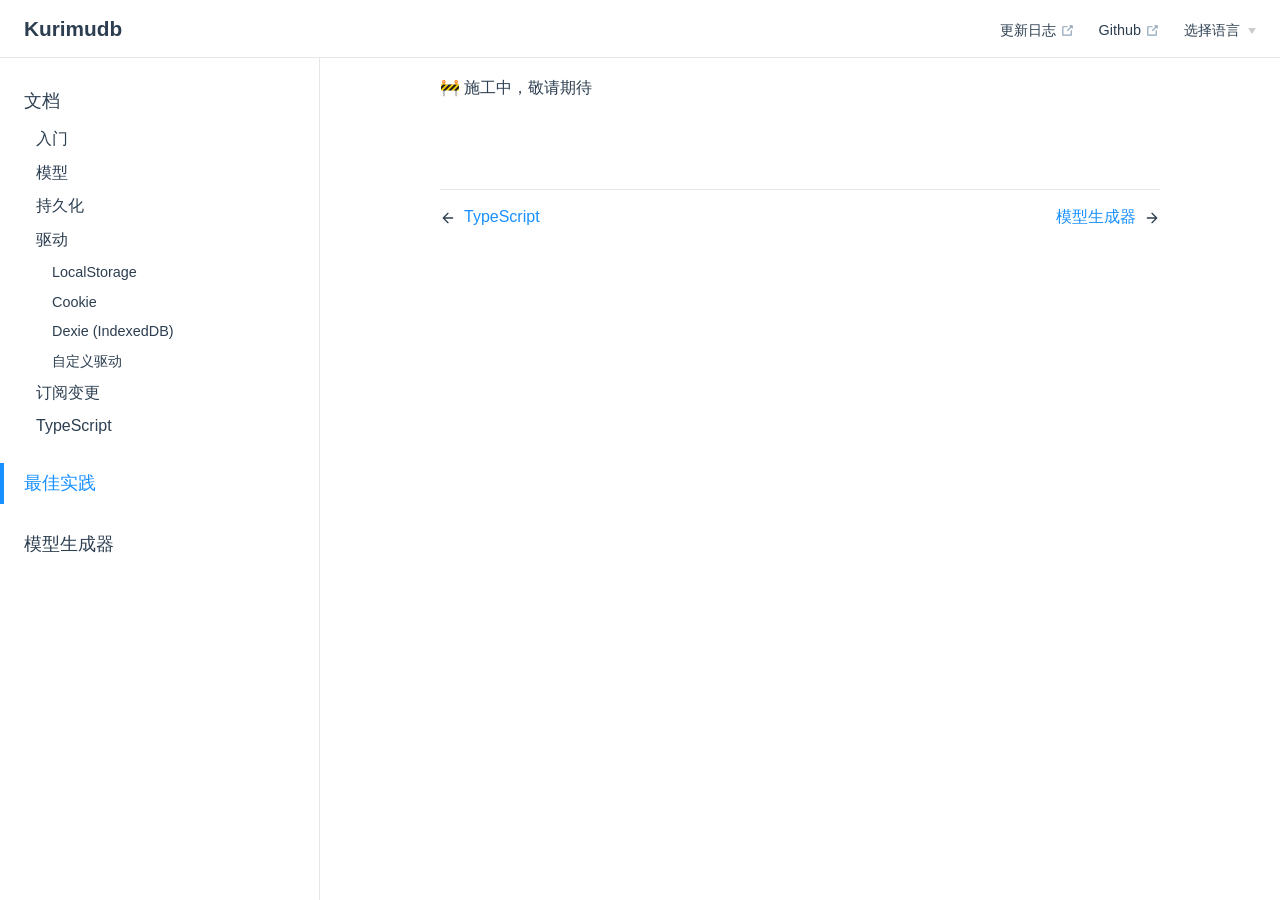
<file: bestPractices.html>
<!DOCTYPE html>
<html lang="zh-CN">
  <head>
    <meta charset="utf-8">
    <meta name="viewport" content="width=device-width,initial-scale=1">
    <title>
      Kurimudb
    </title>
    <meta name="description" content="Just playing around.">
    <link rel="stylesheet" href="/assets/style.4ee98311.css">
    <link rel="modulepreload" href="/assets/Home.a3b9f555.js">
    <link rel="modulepreload" href="/assets/app.f73deccd.js">
    <link rel="modulepreload" href="/assets/bestPractices.md.8d1e0a62.lean.js">
    <link rel="modulepreload" href="/assets/app.f73deccd.js">
    <link rel="icon" href="favicon.png">
    
  </head>
  <body>
    <div id="app"><!--[--><div class="theme"><header class="nav-bar" data-v-5df6160f><div class="sidebar-button" data-v-5df6160f><svg class="icon" xmlns="http://www.w3.org/2000/svg" aria-hidden="true" role="img" viewBox="0 0 448 512"><path fill="currentColor" d="M436 124H12c-6.627 0-12-5.373-12-12V80c0-6.627 5.373-12 12-12h424c6.627 0 12 5.373 12 12v32c0 6.627-5.373 12-12 12zm0 160H12c-6.627 0-12-5.373-12-12v-32c0-6.627 5.373-12 12-12h424c6.627 0 12 5.373 12 12v32c0 6.627-5.373 12-12 12zm0 160H12c-6.627 0-12-5.373-12-12v-32c0-6.627 5.373-12 12-12h424c6.627 0 12 5.373 12 12v32c0 6.627-5.373 12-12 12z" class></path></svg></div><a class="nav-bar-title" href="/" aria-label="Kurimudb, back to home" data-v-5df6160f data-v-8dbfef3c><!----> Kurimudb</a><div class="flex-grow" data-v-5df6160f></div><div class="nav" data-v-5df6160f><nav class="nav-links" data-v-5df6160f data-v-38e3b123><!--[--><div class="item" data-v-38e3b123><div class="nav-link" data-v-38e3b123 data-v-45eb32c6><a class="item isExternal" href="https://github.com/akirarika/kurimudb/releases" target="_blank" rel="noopener noreferrer" data-v-45eb32c6>更新日志 <svg class="icon outbound" xmlns="http://www.w3.org/2000/svg" aria-hidden="true" x="0px" y="0px" viewbox="0 0 100 100" width="15" height="15" data-v-45eb32c6><path fill="currentColor" d="M18.8,85.1h56l0,0c2.2,0,4-1.8,4-4v-32h-8v28h-48v-48h28v-8h-32l0,0c-2.2,0-4,1.8-4,4v56C14.8,83.3,16.6,85.1,18.8,85.1z"></path><polygon fill="currentColor" points="45.7,48.7 51.3,54.3 77.2,28.5 77.2,37.2 85.2,37.2 85.2,14.9 62.8,14.9 62.8,22.9 71.5,22.9"></polygon></svg></a></div></div><div class="item" data-v-38e3b123><div class="nav-link" data-v-38e3b123 data-v-45eb32c6><a class="item isExternal" href="https://github.com/akirarika/kurimudb" target="_blank" rel="noopener noreferrer" data-v-45eb32c6>Github <svg class="icon outbound" xmlns="http://www.w3.org/2000/svg" aria-hidden="true" x="0px" y="0px" viewbox="0 0 100 100" width="15" height="15" data-v-45eb32c6><path fill="currentColor" d="M18.8,85.1h56l0,0c2.2,0,4-1.8,4-4v-32h-8v28h-48v-48h28v-8h-32l0,0c-2.2,0-4,1.8-4,4v56C14.8,83.3,16.6,85.1,18.8,85.1z"></path><polygon fill="currentColor" points="45.7,48.7 51.3,54.3 77.2,28.5 77.2,37.2 85.2,37.2 85.2,14.9 62.8,14.9 62.8,22.9 71.5,22.9"></polygon></svg></a></div></div><!--]--><div class="item" data-v-38e3b123><div class="nav-dropdown-link" data-v-38e3b123 data-v-6bbf01f6><button class="button" data-v-6bbf01f6><span class="button-text" data-v-6bbf01f6>选择语言</span><span class="right button-arrow" data-v-6bbf01f6></span></button><ul class="dialog" data-v-6bbf01f6><!--[--><li class="dialog-item" data-v-6bbf01f6><div class="nav-dropdown-link-item" data-v-6bbf01f6 data-v-d552fd76><a class="item active" href="/bestPractices.html" data-v-d552fd76><span class="arrow" data-v-d552fd76></span><span class="text" data-v-d552fd76>简体中文</span><span class="icon" data-v-d552fd76><!----></span></a></div></li><li class="dialog-item" data-v-6bbf01f6><div class="nav-dropdown-link-item" data-v-6bbf01f6 data-v-d552fd76><a class="item" href="/en/bestPractices.html" data-v-d552fd76><span class="arrow" data-v-d552fd76></span><span class="text" data-v-d552fd76>English</span><span class="icon" data-v-d552fd76><!----></span></a></div></li><!--]--></ul></div></div><!----></nav></div><!--[--><!--]--></header><aside class="sidebar" data-v-58e261f2><nav class="nav-links nav" data-v-58e261f2 data-v-38e3b123><!--[--><div class="item" data-v-38e3b123><div class="nav-link" data-v-38e3b123 data-v-45eb32c6><a class="item isExternal" href="https://github.com/akirarika/kurimudb/releases" target="_blank" rel="noopener noreferrer" data-v-45eb32c6>更新日志 <svg class="icon outbound" xmlns="http://www.w3.org/2000/svg" aria-hidden="true" x="0px" y="0px" viewbox="0 0 100 100" width="15" height="15" data-v-45eb32c6><path fill="currentColor" d="M18.8,85.1h56l0,0c2.2,0,4-1.8,4-4v-32h-8v28h-48v-48h28v-8h-32l0,0c-2.2,0-4,1.8-4,4v56C14.8,83.3,16.6,85.1,18.8,85.1z"></path><polygon fill="currentColor" points="45.7,48.7 51.3,54.3 77.2,28.5 77.2,37.2 85.2,37.2 85.2,14.9 62.8,14.9 62.8,22.9 71.5,22.9"></polygon></svg></a></div></div><div class="item" data-v-38e3b123><div class="nav-link" data-v-38e3b123 data-v-45eb32c6><a class="item isExternal" href="https://github.com/akirarika/kurimudb" target="_blank" rel="noopener noreferrer" data-v-45eb32c6>Github <svg class="icon outbound" xmlns="http://www.w3.org/2000/svg" aria-hidden="true" x="0px" y="0px" viewbox="0 0 100 100" width="15" height="15" data-v-45eb32c6><path fill="currentColor" d="M18.8,85.1h56l0,0c2.2,0,4-1.8,4-4v-32h-8v28h-48v-48h28v-8h-32l0,0c-2.2,0-4,1.8-4,4v56C14.8,83.3,16.6,85.1,18.8,85.1z"></path><polygon fill="currentColor" points="45.7,48.7 51.3,54.3 77.2,28.5 77.2,37.2 85.2,37.2 85.2,14.9 62.8,14.9 62.8,22.9 71.5,22.9"></polygon></svg></a></div></div><!--]--><div class="item" data-v-38e3b123><div class="nav-dropdown-link" data-v-38e3b123 data-v-6bbf01f6><button class="button" data-v-6bbf01f6><span class="button-text" data-v-6bbf01f6>选择语言</span><span class="right button-arrow" data-v-6bbf01f6></span></button><ul class="dialog" data-v-6bbf01f6><!--[--><li class="dialog-item" data-v-6bbf01f6><div class="nav-dropdown-link-item" data-v-6bbf01f6 data-v-d552fd76><a class="item active" href="/bestPractices.html" data-v-d552fd76><span class="arrow" data-v-d552fd76></span><span class="text" data-v-d552fd76>简体中文</span><span class="icon" data-v-d552fd76><!----></span></a></div></li><li class="dialog-item" data-v-6bbf01f6><div class="nav-dropdown-link-item" data-v-6bbf01f6 data-v-d552fd76><a class="item" href="/en/bestPractices.html" data-v-d552fd76><span class="arrow" data-v-d552fd76></span><span class="text" data-v-d552fd76>English</span><span class="icon" data-v-d552fd76><!----></span></a></div></li><!--]--></ul></div></div><!----></nav><!--[--><!--]--><ul class="sidebar-links" data-v-58e261f2><!--[--><li class="sidebar-link" data-v-58e261f2 data-v-58e261f2><p class="sidebar-link-item" data-v-58e261f2>文档</p><ul class="sidebar-links" data-v-58e261f2><li class="sidebar-link" data-v-58e261f2 data-v-58e261f2><a class="sidebar-link-item" href="/intro" data-v-58e261f2>入门</a><!----></li><li class="sidebar-link" data-v-58e261f2 data-v-58e261f2><a class="sidebar-link-item" href="/model" data-v-58e261f2>模型</a><!----></li><li class="sidebar-link" data-v-58e261f2 data-v-58e261f2><a class="sidebar-link-item" href="/persistence" data-v-58e261f2>持久化</a><!----></li><li class="sidebar-link" data-v-58e261f2 data-v-58e261f2><p class="sidebar-link-item" data-v-58e261f2>驱动</p><ul class="sidebar-links" data-v-58e261f2><li class="sidebar-link" data-v-58e261f2 data-v-58e261f2><a class="sidebar-link-item" href="/drivers/localstorage" data-v-58e261f2>LocalStorage</a><!----></li><li class="sidebar-link" data-v-58e261f2 data-v-58e261f2><a class="sidebar-link-item" href="/drivers/cookie" data-v-58e261f2>Cookie</a><!----></li><li class="sidebar-link" data-v-58e261f2 data-v-58e261f2><a class="sidebar-link-item" href="/drivers/dexie" data-v-58e261f2>Dexie (IndexedDB)</a><!----></li><li class="sidebar-link" data-v-58e261f2 data-v-58e261f2><a class="sidebar-link-item" href="/drivers/custom-driver" data-v-58e261f2>自定义驱动</a><!----></li></ul></li><li class="sidebar-link" data-v-58e261f2 data-v-58e261f2><a class="sidebar-link-item" href="/subscribe" data-v-58e261f2>订阅变更</a><!----></li><li class="sidebar-link" data-v-58e261f2 data-v-58e261f2><a class="sidebar-link-item" href="/typescript" data-v-58e261f2>TypeScript</a><!----></li></ul></li><li class="sidebar-link" data-v-58e261f2 data-v-58e261f2><a class="sidebar-link-item active" href="/bestPractices" data-v-58e261f2>最佳实践</a><!----></li><li class="sidebar-link" data-v-58e261f2 data-v-58e261f2><a class="sidebar-link-item" href="/modelCodeMaker" data-v-58e261f2>模型生成器</a><!----></li><!--]--></ul><!--[--><!--]--></aside><!-- TODO: make this button accessible --><div class="sidebar-mask"></div><main class="page" data-v-d36a7fda><div class="container" data-v-d36a7fda><!--[--><!--]--><div class="content" data-v-d36a7fda><div data-v-d36a7fda><p>🚧 施工中，敬请期待</p><!-- ## 模型命名

你可能注意到了，尽管并没有限制的模型名称，但在前文中，我们使用了 `xxxState` 和 `xxxList` 的格式作为模型名。之所以不直接使用 `名词` 作为模型名，是因为我们通常描述一个 `名词`，需要为其创建键值对模型和集合模型两种模型。

例如，实现一个类似 Chrome 的标签页功能，可能会建立下面两个模型：

- **`tabList` 模型：** 是集合模型，存储所有的标签页，里面每个项目都包括名称、图标、URL 等字段……

- **`tabState` 模型：** 是键值对模型，存放当前激活的标签页 id、对标签页的排序、用户所固定的标签页 id……

如果 `tabState` 直接使用 `tab` 作为模型名，那如果需要 `tabList` 时，就很难为其起准确的名字。而且，以单名词命名也容易产生冲突：例如你在标签页相关的视图代码中，使用了一个 `tab` 变量，但由于它和模型名称重复了，所以导致你不得不改名。

::: tip 💬 最佳实践

对模型进行操作的相关代码，**应当都写在模型自身的方法中**，而不是视图(View)中。这么做，除了方便代码复用以外，还能避免模型和视图代码中的耦合，和提高你应用的内聚性。

```js
// ✖ Bad
configState.data.themeMode = "dark";
configState.data.themeSize = "12px";
configState.data.themeColor = "black";

// ✔ Good
class ConfigState extends Models.keyValue {
  setDarkTheme() {
    this.data.themeMode = "dark";
    this.data.themeSize = "12px";
    this.data.themeColor = "black";
  }
}
// in use..
configState.setDarkTheme();
``` --></div></div><footer class="page-footer" data-v-d36a7fda data-v-5a019cc9><div class="edit" data-v-5a019cc9><div class="edit-link" data-v-5a019cc9 data-v-3ae295f1><!----></div></div><div class="updated" data-v-5a019cc9><!----></div></footer><div class="next-and-prev-link" data-v-d36a7fda data-v-6683615c><div class="container" data-v-6683615c><div class="prev" data-v-6683615c><a class="link" href="/typescript" data-v-6683615c><svg xmlns="http://www.w3.org/2000/svg" viewbox="0 0 24 24" class="icon icon-prev" data-v-6683615c><path d="M19,11H7.4l5.3-5.3c0.4-0.4,0.4-1,0-1.4s-1-0.4-1.4,0l-7,7c-0.1,0.1-0.2,0.2-0.2,0.3c-0.1,0.2-0.1,0.5,0,0.8c0.1,0.1,0.1,0.2,0.2,0.3l7,7c0.2,0.2,0.5,0.3,0.7,0.3s0.5-0.1,0.7-0.3c0.4-0.4,0.4-1,0-1.4L7.4,13H19c0.6,0,1-0.4,1-1S19.6,11,19,11z"></path></svg><span class="text" data-v-6683615c>TypeScript</span></a></div><div class="next" data-v-6683615c><a class="link" href="/modelCodeMaker" data-v-6683615c><span class="text" data-v-6683615c>模型生成器</span><svg xmlns="http://www.w3.org/2000/svg" viewbox="0 0 24 24" class="icon icon-next" data-v-6683615c><path d="M19.9,12.4c0.1-0.2,0.1-0.5,0-0.8c-0.1-0.1-0.1-0.2-0.2-0.3l-7-7c-0.4-0.4-1-0.4-1.4,0s-0.4,1,0,1.4l5.3,5.3H5c-0.6,0-1,0.4-1,1s0.4,1,1,1h11.6l-5.3,5.3c-0.4,0.4-0.4,1,0,1.4c0.2,0.2,0.5,0.3,0.7,0.3s0.5-0.1,0.7-0.3l7-7C19.8,12.6,19.9,12.5,19.9,12.4z"></path></svg></a></div></div></div><!--[--><!--]--></div></main></div><!----><!--]--></div>
    <script>__VP_HASH_MAP__ = JSON.parse("{\"bestpractices.md\":\"8d1e0a62\",\"index.md\":\"a15addd6\",\"intro.md\":\"8d3476f7\",\"model.md\":\"d3d70162\",\"modelcodemaker.md\":\"7ee6f86b\",\"persistence.md\":\"03e7498a\",\"subscribe.md\":\"a7df8d7e\",\"typescript.md\":\"9c0c6d28\",\"drivers_cookie.md\":\"b210d43b\",\"drivers_custom-driver.md\":\"dc3cb9aa\",\"drivers_dexie.md\":\"e8853c36\",\"drivers_localstorage.md\":\"59b95e2a\",\"en_index.md\":\"558a6fd9\"}")</script>
    <script type="module" async src="/assets/app.f73deccd.js"></script>
  </body>
</html>
</file>
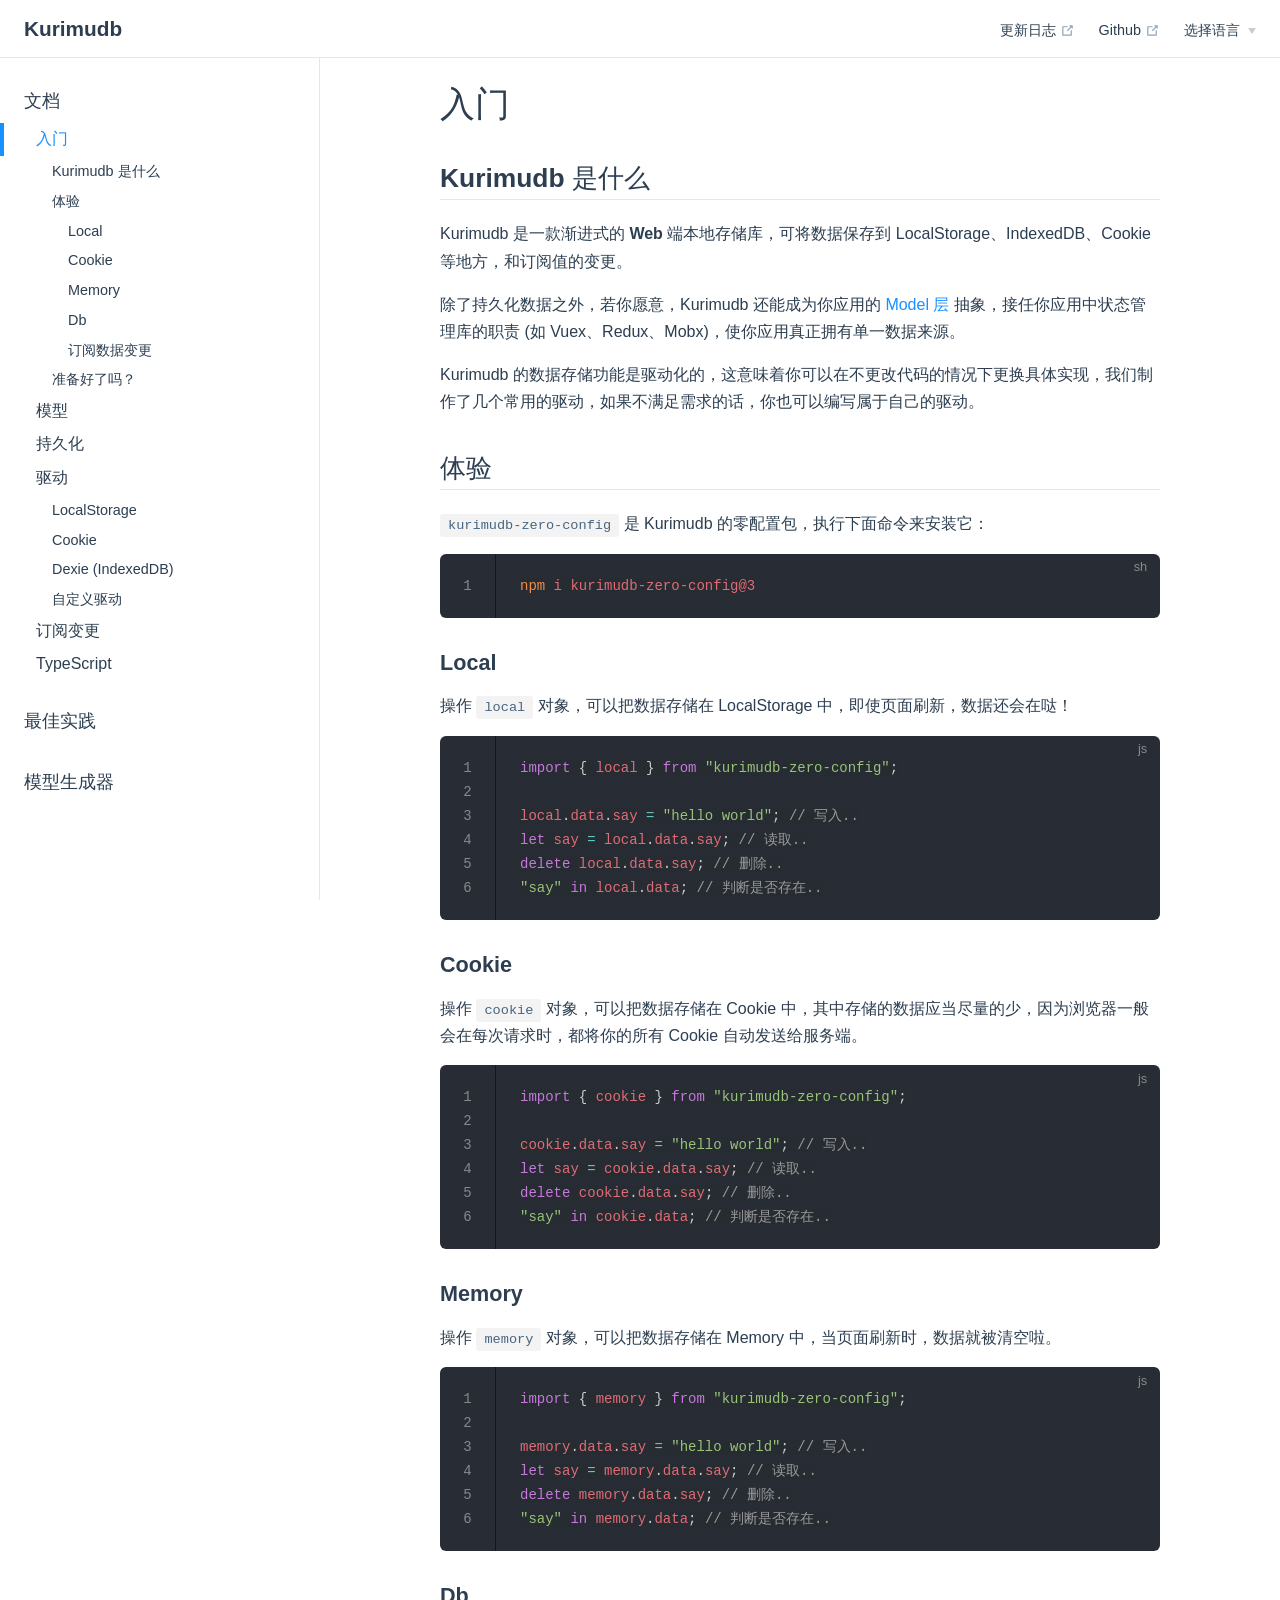
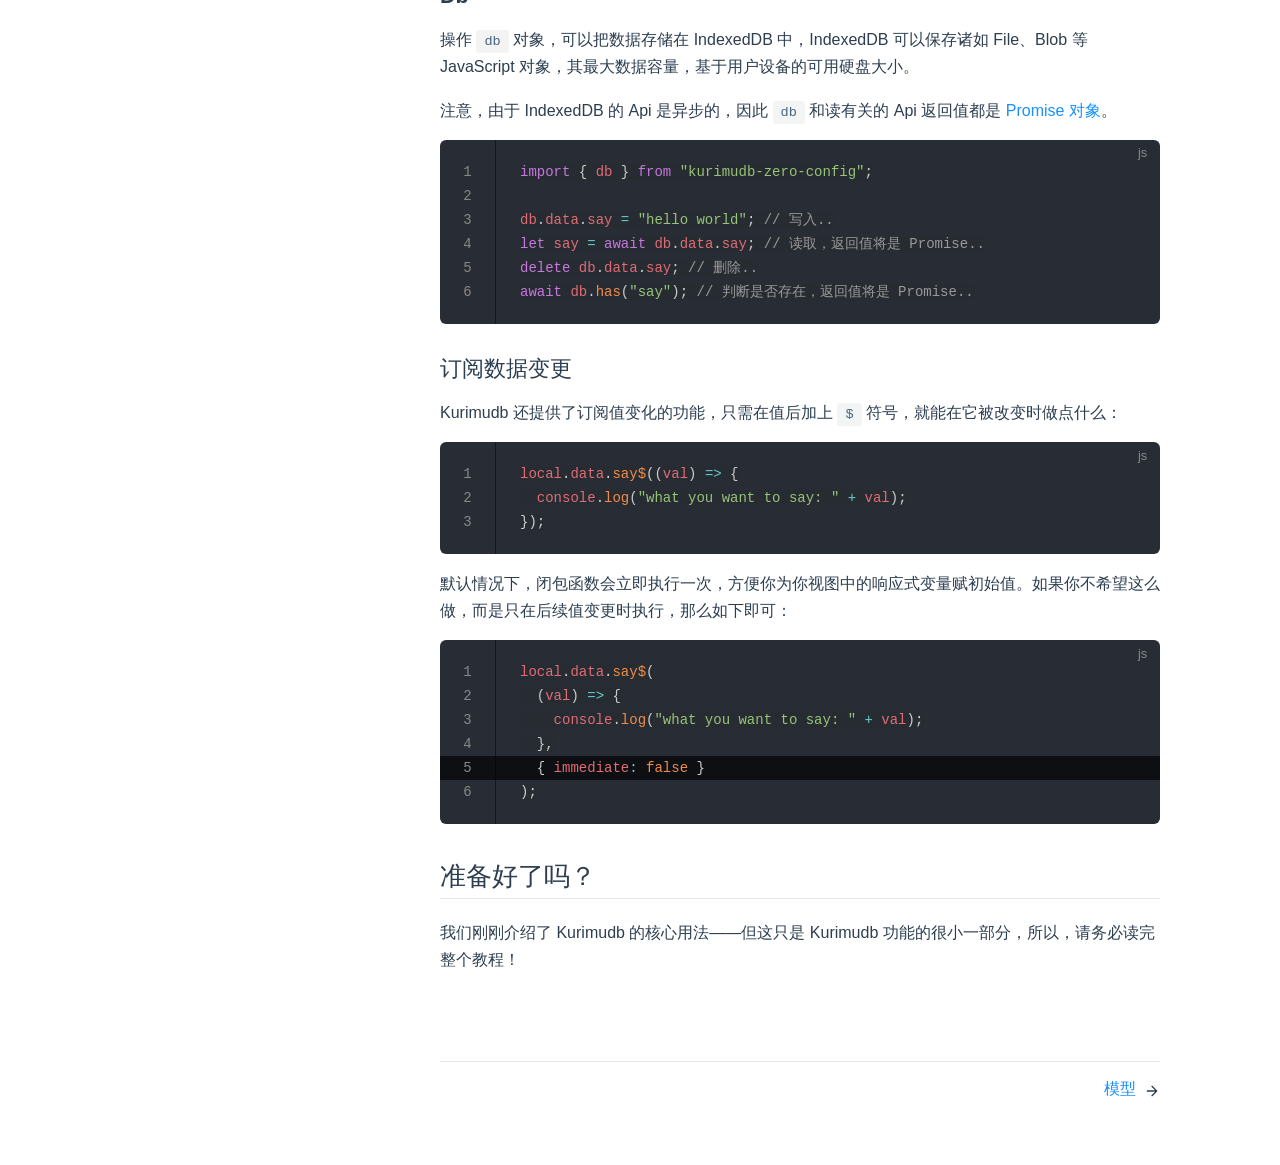
<file: intro.html>
<!DOCTYPE html>
<html lang="zh-CN">
  <head>
    <meta charset="utf-8">
    <meta name="viewport" content="width=device-width,initial-scale=1">
    <title>
      入门 | Kurimudb
    </title>
    <meta name="description" content="Just playing around.">
    <link rel="stylesheet" href="/assets/style.4ee98311.css">
    <link rel="modulepreload" href="/assets/Home.a3b9f555.js">
    <link rel="modulepreload" href="/assets/app.f73deccd.js">
    <link rel="modulepreload" href="/assets/intro.md.8d3476f7.lean.js">
    <link rel="modulepreload" href="/assets/app.f73deccd.js">
    <link rel="icon" href="favicon.png">
    
  </head>
  <body>
    <div id="app"><!--[--><div class="theme"><header class="nav-bar" data-v-5df6160f><div class="sidebar-button" data-v-5df6160f><svg class="icon" xmlns="http://www.w3.org/2000/svg" aria-hidden="true" role="img" viewBox="0 0 448 512"><path fill="currentColor" d="M436 124H12c-6.627 0-12-5.373-12-12V80c0-6.627 5.373-12 12-12h424c6.627 0 12 5.373 12 12v32c0 6.627-5.373 12-12 12zm0 160H12c-6.627 0-12-5.373-12-12v-32c0-6.627 5.373-12 12-12h424c6.627 0 12 5.373 12 12v32c0 6.627-5.373 12-12 12zm0 160H12c-6.627 0-12-5.373-12-12v-32c0-6.627 5.373-12 12-12h424c6.627 0 12 5.373 12 12v32c0 6.627-5.373 12-12 12z" class></path></svg></div><a class="nav-bar-title" href="/" aria-label="Kurimudb, back to home" data-v-5df6160f data-v-8dbfef3c><!----> Kurimudb</a><div class="flex-grow" data-v-5df6160f></div><div class="nav" data-v-5df6160f><nav class="nav-links" data-v-5df6160f data-v-38e3b123><!--[--><div class="item" data-v-38e3b123><div class="nav-link" data-v-38e3b123 data-v-45eb32c6><a class="item isExternal" href="https://github.com/akirarika/kurimudb/releases" target="_blank" rel="noopener noreferrer" data-v-45eb32c6>更新日志 <svg class="icon outbound" xmlns="http://www.w3.org/2000/svg" aria-hidden="true" x="0px" y="0px" viewbox="0 0 100 100" width="15" height="15" data-v-45eb32c6><path fill="currentColor" d="M18.8,85.1h56l0,0c2.2,0,4-1.8,4-4v-32h-8v28h-48v-48h28v-8h-32l0,0c-2.2,0-4,1.8-4,4v56C14.8,83.3,16.6,85.1,18.8,85.1z"></path><polygon fill="currentColor" points="45.7,48.7 51.3,54.3 77.2,28.5 77.2,37.2 85.2,37.2 85.2,14.9 62.8,14.9 62.8,22.9 71.5,22.9"></polygon></svg></a></div></div><div class="item" data-v-38e3b123><div class="nav-link" data-v-38e3b123 data-v-45eb32c6><a class="item isExternal" href="https://github.com/akirarika/kurimudb" target="_blank" rel="noopener noreferrer" data-v-45eb32c6>Github <svg class="icon outbound" xmlns="http://www.w3.org/2000/svg" aria-hidden="true" x="0px" y="0px" viewbox="0 0 100 100" width="15" height="15" data-v-45eb32c6><path fill="currentColor" d="M18.8,85.1h56l0,0c2.2,0,4-1.8,4-4v-32h-8v28h-48v-48h28v-8h-32l0,0c-2.2,0-4,1.8-4,4v56C14.8,83.3,16.6,85.1,18.8,85.1z"></path><polygon fill="currentColor" points="45.7,48.7 51.3,54.3 77.2,28.5 77.2,37.2 85.2,37.2 85.2,14.9 62.8,14.9 62.8,22.9 71.5,22.9"></polygon></svg></a></div></div><!--]--><div class="item" data-v-38e3b123><div class="nav-dropdown-link" data-v-38e3b123 data-v-6bbf01f6><button class="button" data-v-6bbf01f6><span class="button-text" data-v-6bbf01f6>选择语言</span><span class="right button-arrow" data-v-6bbf01f6></span></button><ul class="dialog" data-v-6bbf01f6><!--[--><li class="dialog-item" data-v-6bbf01f6><div class="nav-dropdown-link-item" data-v-6bbf01f6 data-v-d552fd76><a class="item active" href="/intro.html" data-v-d552fd76><span class="arrow" data-v-d552fd76></span><span class="text" data-v-d552fd76>简体中文</span><span class="icon" data-v-d552fd76><!----></span></a></div></li><li class="dialog-item" data-v-6bbf01f6><div class="nav-dropdown-link-item" data-v-6bbf01f6 data-v-d552fd76><a class="item" href="/en/intro.html" data-v-d552fd76><span class="arrow" data-v-d552fd76></span><span class="text" data-v-d552fd76>English</span><span class="icon" data-v-d552fd76><!----></span></a></div></li><!--]--></ul></div></div><!----></nav></div><!--[--><!--]--></header><aside class="sidebar" data-v-58e261f2><nav class="nav-links nav" data-v-58e261f2 data-v-38e3b123><!--[--><div class="item" data-v-38e3b123><div class="nav-link" data-v-38e3b123 data-v-45eb32c6><a class="item isExternal" href="https://github.com/akirarika/kurimudb/releases" target="_blank" rel="noopener noreferrer" data-v-45eb32c6>更新日志 <svg class="icon outbound" xmlns="http://www.w3.org/2000/svg" aria-hidden="true" x="0px" y="0px" viewbox="0 0 100 100" width="15" height="15" data-v-45eb32c6><path fill="currentColor" d="M18.8,85.1h56l0,0c2.2,0,4-1.8,4-4v-32h-8v28h-48v-48h28v-8h-32l0,0c-2.2,0-4,1.8-4,4v56C14.8,83.3,16.6,85.1,18.8,85.1z"></path><polygon fill="currentColor" points="45.7,48.7 51.3,54.3 77.2,28.5 77.2,37.2 85.2,37.2 85.2,14.9 62.8,14.9 62.8,22.9 71.5,22.9"></polygon></svg></a></div></div><div class="item" data-v-38e3b123><div class="nav-link" data-v-38e3b123 data-v-45eb32c6><a class="item isExternal" href="https://github.com/akirarika/kurimudb" target="_blank" rel="noopener noreferrer" data-v-45eb32c6>Github <svg class="icon outbound" xmlns="http://www.w3.org/2000/svg" aria-hidden="true" x="0px" y="0px" viewbox="0 0 100 100" width="15" height="15" data-v-45eb32c6><path fill="currentColor" d="M18.8,85.1h56l0,0c2.2,0,4-1.8,4-4v-32h-8v28h-48v-48h28v-8h-32l0,0c-2.2,0-4,1.8-4,4v56C14.8,83.3,16.6,85.1,18.8,85.1z"></path><polygon fill="currentColor" points="45.7,48.7 51.3,54.3 77.2,28.5 77.2,37.2 85.2,37.2 85.2,14.9 62.8,14.9 62.8,22.9 71.5,22.9"></polygon></svg></a></div></div><!--]--><div class="item" data-v-38e3b123><div class="nav-dropdown-link" data-v-38e3b123 data-v-6bbf01f6><button class="button" data-v-6bbf01f6><span class="button-text" data-v-6bbf01f6>选择语言</span><span class="right button-arrow" data-v-6bbf01f6></span></button><ul class="dialog" data-v-6bbf01f6><!--[--><li class="dialog-item" data-v-6bbf01f6><div class="nav-dropdown-link-item" data-v-6bbf01f6 data-v-d552fd76><a class="item active" href="/intro.html" data-v-d552fd76><span class="arrow" data-v-d552fd76></span><span class="text" data-v-d552fd76>简体中文</span><span class="icon" data-v-d552fd76><!----></span></a></div></li><li class="dialog-item" data-v-6bbf01f6><div class="nav-dropdown-link-item" data-v-6bbf01f6 data-v-d552fd76><a class="item" href="/en/intro.html" data-v-d552fd76><span class="arrow" data-v-d552fd76></span><span class="text" data-v-d552fd76>English</span><span class="icon" data-v-d552fd76><!----></span></a></div></li><!--]--></ul></div></div><!----></nav><!--[--><!--]--><ul class="sidebar-links" data-v-58e261f2><!--[--><li class="sidebar-link" data-v-58e261f2 data-v-58e261f2><p class="sidebar-link-item" data-v-58e261f2>文档</p><ul class="sidebar-links" data-v-58e261f2><li class="sidebar-link" data-v-58e261f2 data-v-58e261f2><a class="sidebar-link-item active" href="/intro" data-v-58e261f2>入门</a><ul class="sidebar-links" data-v-58e261f2><li class="sidebar-link" data-v-58e261f2 data-v-58e261f2><a class="sidebar-link-item" href="#kurimudb-是什么" data-v-58e261f2>Kurimudb 是什么</a><!----></li><li class="sidebar-link" data-v-58e261f2 data-v-58e261f2><a class="sidebar-link-item" href="#体验" data-v-58e261f2>体验</a><ul class="sidebar-links" data-v-58e261f2><li class="sidebar-link" data-v-58e261f2 data-v-58e261f2><a class="sidebar-link-item" href="#local" data-v-58e261f2>Local</a><!----></li><li class="sidebar-link" data-v-58e261f2 data-v-58e261f2><a class="sidebar-link-item" href="#cookie" data-v-58e261f2>Cookie</a><!----></li><li class="sidebar-link" data-v-58e261f2 data-v-58e261f2><a class="sidebar-link-item" href="#memory" data-v-58e261f2>Memory</a><!----></li><li class="sidebar-link" data-v-58e261f2 data-v-58e261f2><a class="sidebar-link-item" href="#db" data-v-58e261f2>Db</a><!----></li><li class="sidebar-link" data-v-58e261f2 data-v-58e261f2><a class="sidebar-link-item" href="#订阅数据变更" data-v-58e261f2>订阅数据变更</a><!----></li></ul></li><li class="sidebar-link" data-v-58e261f2 data-v-58e261f2><a class="sidebar-link-item" href="#准备好了吗？" data-v-58e261f2>准备好了吗？</a><!----></li></ul></li><li class="sidebar-link" data-v-58e261f2 data-v-58e261f2><a class="sidebar-link-item" href="/model" data-v-58e261f2>模型</a><!----></li><li class="sidebar-link" data-v-58e261f2 data-v-58e261f2><a class="sidebar-link-item" href="/persistence" data-v-58e261f2>持久化</a><!----></li><li class="sidebar-link" data-v-58e261f2 data-v-58e261f2><p class="sidebar-link-item" data-v-58e261f2>驱动</p><ul class="sidebar-links" data-v-58e261f2><li class="sidebar-link" data-v-58e261f2 data-v-58e261f2><a class="sidebar-link-item" href="/drivers/localstorage" data-v-58e261f2>LocalStorage</a><!----></li><li class="sidebar-link" data-v-58e261f2 data-v-58e261f2><a class="sidebar-link-item" href="/drivers/cookie" data-v-58e261f2>Cookie</a><!----></li><li class="sidebar-link" data-v-58e261f2 data-v-58e261f2><a class="sidebar-link-item" href="/drivers/dexie" data-v-58e261f2>Dexie (IndexedDB)</a><!----></li><li class="sidebar-link" data-v-58e261f2 data-v-58e261f2><a class="sidebar-link-item" href="/drivers/custom-driver" data-v-58e261f2>自定义驱动</a><!----></li></ul></li><li class="sidebar-link" data-v-58e261f2 data-v-58e261f2><a class="sidebar-link-item" href="/subscribe" data-v-58e261f2>订阅变更</a><!----></li><li class="sidebar-link" data-v-58e261f2 data-v-58e261f2><a class="sidebar-link-item" href="/typescript" data-v-58e261f2>TypeScript</a><!----></li></ul></li><li class="sidebar-link" data-v-58e261f2 data-v-58e261f2><a class="sidebar-link-item" href="/bestPractices" data-v-58e261f2>最佳实践</a><!----></li><li class="sidebar-link" data-v-58e261f2 data-v-58e261f2><a class="sidebar-link-item" href="/modelCodeMaker" data-v-58e261f2>模型生成器</a><!----></li><!--]--></ul><!--[--><!--]--></aside><!-- TODO: make this button accessible --><div class="sidebar-mask"></div><main class="page" data-v-d36a7fda><div class="container" data-v-d36a7fda><!--[--><!--]--><div class="content" data-v-d36a7fda><div data-v-d36a7fda><h1 id="入门"><a class="header-anchor" href="#入门" aria-hidden="true">#</a> 入门</h1><h2 id="kurimudb-是什么"><a class="header-anchor" href="#kurimudb-是什么" aria-hidden="true">#</a> Kurimudb 是什么</h2><p>Kurimudb 是一款渐进式的 <strong>Web 端本地存储库</strong>，可将数据保存到 LocalStorage、IndexedDB、Cookie 等地方，和订阅值的变更。</p><p>除了持久化数据之外，若你愿意，Kurimudb 还能成为你应用的 <a href="https://en.wikipedia.org/wiki/Model%E2%80%93view%E2%80%93viewmodel#Components_of_MVVM_pattern" target="_blank" rel="noopener noreferrer">Model 层</a> 抽象，接任你应用中状态管理库的职责 (如 Vuex、Redux、Mobx)，使你应用真正拥有单一数据来源。</p><p>Kurimudb 的数据存储功能是驱动化的，这意味着你可以在不更改代码的情况下更换具体实现，我们制作了几个常用的驱动，如果不满足需求的话，你也可以编写属于自己的驱动。</p><h2 id="体验"><a class="header-anchor" href="#体验" aria-hidden="true">#</a> 体验</h2><p><code>kurimudb-zero-config</code> 是 Kurimudb 的零配置包，执行下面命令来安装它：</p><div class="language-bash line-numbers-mode"><pre><code><span class="token function">npm</span> i kurimudb-zero-config@3
</code></pre><div class="line-numbers-wrapper"><span class="line-number">1</span><br></div></div><h3 id="local"><a class="header-anchor" href="#local" aria-hidden="true">#</a> Local</h3><p>操作 <code>local</code> 对象，可以把数据存储在 LocalStorage 中，即使页面刷新，数据还会在哒！</p><div class="language-js line-numbers-mode"><pre><code><span class="token keyword">import</span> <span class="token punctuation">{</span> local <span class="token punctuation">}</span> <span class="token keyword">from</span> <span class="token string">&quot;kurimudb-zero-config&quot;</span><span class="token punctuation">;</span>

local<span class="token punctuation">.</span>data<span class="token punctuation">.</span>say <span class="token operator">=</span> <span class="token string">&quot;hello world&quot;</span><span class="token punctuation">;</span> <span class="token comment">// 写入..</span>
<span class="token keyword">let</span> say <span class="token operator">=</span> local<span class="token punctuation">.</span>data<span class="token punctuation">.</span>say<span class="token punctuation">;</span> <span class="token comment">// 读取..</span>
<span class="token keyword">delete</span> local<span class="token punctuation">.</span>data<span class="token punctuation">.</span>say<span class="token punctuation">;</span> <span class="token comment">// 删除..</span>
<span class="token string">&quot;say&quot;</span> <span class="token keyword">in</span> local<span class="token punctuation">.</span>data<span class="token punctuation">;</span> <span class="token comment">// 判断是否存在..</span>
</code></pre><div class="line-numbers-wrapper"><span class="line-number">1</span><br><span class="line-number">2</span><br><span class="line-number">3</span><br><span class="line-number">4</span><br><span class="line-number">5</span><br><span class="line-number">6</span><br></div></div><h3 id="cookie"><a class="header-anchor" href="#cookie" aria-hidden="true">#</a> Cookie</h3><p>操作 <code>cookie</code> 对象，可以把数据存储在 Cookie 中，其中存储的数据应当尽量的少，因为浏览器一般会在每次请求时，都将你的所有 Cookie 自动发送给服务端。</p><div class="language-js line-numbers-mode"><pre><code><span class="token keyword">import</span> <span class="token punctuation">{</span> cookie <span class="token punctuation">}</span> <span class="token keyword">from</span> <span class="token string">&quot;kurimudb-zero-config&quot;</span><span class="token punctuation">;</span>

cookie<span class="token punctuation">.</span>data<span class="token punctuation">.</span>say <span class="token operator">=</span> <span class="token string">&quot;hello world&quot;</span><span class="token punctuation">;</span> <span class="token comment">// 写入..</span>
<span class="token keyword">let</span> say <span class="token operator">=</span> cookie<span class="token punctuation">.</span>data<span class="token punctuation">.</span>say<span class="token punctuation">;</span> <span class="token comment">// 读取..</span>
<span class="token keyword">delete</span> cookie<span class="token punctuation">.</span>data<span class="token punctuation">.</span>say<span class="token punctuation">;</span> <span class="token comment">// 删除..</span>
<span class="token string">&quot;say&quot;</span> <span class="token keyword">in</span> cookie<span class="token punctuation">.</span>data<span class="token punctuation">;</span> <span class="token comment">// 判断是否存在..</span>
</code></pre><div class="line-numbers-wrapper"><span class="line-number">1</span><br><span class="line-number">2</span><br><span class="line-number">3</span><br><span class="line-number">4</span><br><span class="line-number">5</span><br><span class="line-number">6</span><br></div></div><h3 id="memory"><a class="header-anchor" href="#memory" aria-hidden="true">#</a> Memory</h3><p>操作 <code>memory</code> 对象，可以把数据存储在 Memory 中，当页面刷新时，数据就被清空啦。</p><div class="language-js line-numbers-mode"><pre><code><span class="token keyword">import</span> <span class="token punctuation">{</span> memory <span class="token punctuation">}</span> <span class="token keyword">from</span> <span class="token string">&quot;kurimudb-zero-config&quot;</span><span class="token punctuation">;</span>

memory<span class="token punctuation">.</span>data<span class="token punctuation">.</span>say <span class="token operator">=</span> <span class="token string">&quot;hello world&quot;</span><span class="token punctuation">;</span> <span class="token comment">// 写入..</span>
<span class="token keyword">let</span> say <span class="token operator">=</span> memory<span class="token punctuation">.</span>data<span class="token punctuation">.</span>say<span class="token punctuation">;</span> <span class="token comment">// 读取..</span>
<span class="token keyword">delete</span> memory<span class="token punctuation">.</span>data<span class="token punctuation">.</span>say<span class="token punctuation">;</span> <span class="token comment">// 删除..</span>
<span class="token string">&quot;say&quot;</span> <span class="token keyword">in</span> memory<span class="token punctuation">.</span>data<span class="token punctuation">;</span> <span class="token comment">// 判断是否存在..</span>
</code></pre><div class="line-numbers-wrapper"><span class="line-number">1</span><br><span class="line-number">2</span><br><span class="line-number">3</span><br><span class="line-number">4</span><br><span class="line-number">5</span><br><span class="line-number">6</span><br></div></div><h3 id="db"><a class="header-anchor" href="#db" aria-hidden="true">#</a> Db</h3><p>操作 <code>db</code> 对象，可以把数据存储在 IndexedDB 中，IndexedDB 可以保存诸如 File、Blob 等 JavaScript 对象，其最大数据容量，基于用户设备的可用硬盘大小。</p><p>注意，由于 IndexedDB 的 Api 是异步的，因此 <code>db</code> 和读有关的 Api 返回值都是 <a href="https://developer.mozilla.org/docs/Web/JavaScript/Reference/Global_Objects/Promise" target="_blank" rel="noopener noreferrer">Promise 对象</a>。</p><div class="language-js line-numbers-mode"><pre><code><span class="token keyword">import</span> <span class="token punctuation">{</span> db <span class="token punctuation">}</span> <span class="token keyword">from</span> <span class="token string">&quot;kurimudb-zero-config&quot;</span><span class="token punctuation">;</span>

db<span class="token punctuation">.</span>data<span class="token punctuation">.</span>say <span class="token operator">=</span> <span class="token string">&quot;hello world&quot;</span><span class="token punctuation">;</span> <span class="token comment">// 写入..</span>
<span class="token keyword">let</span> say <span class="token operator">=</span> <span class="token keyword">await</span> db<span class="token punctuation">.</span>data<span class="token punctuation">.</span>say<span class="token punctuation">;</span> <span class="token comment">// 读取，返回值将是 Promise..</span>
<span class="token keyword">delete</span> db<span class="token punctuation">.</span>data<span class="token punctuation">.</span>say<span class="token punctuation">;</span> <span class="token comment">// 删除..</span>
<span class="token keyword">await</span> db<span class="token punctuation">.</span><span class="token function">has</span><span class="token punctuation">(</span><span class="token string">&quot;say&quot;</span><span class="token punctuation">)</span><span class="token punctuation">;</span> <span class="token comment">// 判断是否存在，返回值将是 Promise..</span>
</code></pre><div class="line-numbers-wrapper"><span class="line-number">1</span><br><span class="line-number">2</span><br><span class="line-number">3</span><br><span class="line-number">4</span><br><span class="line-number">5</span><br><span class="line-number">6</span><br></div></div><h3 id="订阅数据变更"><a class="header-anchor" href="#订阅数据变更" aria-hidden="true">#</a> 订阅数据变更</h3><p>Kurimudb 还提供了订阅值变化的功能，只需在值后加上 <code>$</code> 符号，就能在它被改变时做点什么：</p><div class="language-js line-numbers-mode"><pre><code>local<span class="token punctuation">.</span>data<span class="token punctuation">.</span><span class="token function">say$</span><span class="token punctuation">(</span><span class="token punctuation">(</span><span class="token parameter">val</span><span class="token punctuation">)</span> <span class="token operator">=&gt;</span> <span class="token punctuation">{</span>
  console<span class="token punctuation">.</span><span class="token function">log</span><span class="token punctuation">(</span><span class="token string">&quot;what you want to say: &quot;</span> <span class="token operator">+</span> val<span class="token punctuation">)</span><span class="token punctuation">;</span>
<span class="token punctuation">}</span><span class="token punctuation">)</span><span class="token punctuation">;</span>
</code></pre><div class="line-numbers-wrapper"><span class="line-number">1</span><br><span class="line-number">2</span><br><span class="line-number">3</span><br></div></div><p>默认情况下，闭包函数会立即执行一次，方便你为你视图中的响应式变量赋初始值。如果你不希望这么做，而是只在后续值变更时执行，那么如下即可：</p><div class="language-js line-numbers-mode"><div class="highlight-lines"><br><br><br><br><div class="highlighted"> </div><br><br></div><pre><code>local<span class="token punctuation">.</span>data<span class="token punctuation">.</span><span class="token function">say$</span><span class="token punctuation">(</span>
  <span class="token punctuation">(</span><span class="token parameter">val</span><span class="token punctuation">)</span> <span class="token operator">=&gt;</span> <span class="token punctuation">{</span>
    console<span class="token punctuation">.</span><span class="token function">log</span><span class="token punctuation">(</span><span class="token string">&quot;what you want to say: &quot;</span> <span class="token operator">+</span> val<span class="token punctuation">)</span><span class="token punctuation">;</span>
  <span class="token punctuation">}</span><span class="token punctuation">,</span>
  <span class="token punctuation">{</span> immediate<span class="token operator">:</span> <span class="token boolean">false</span> <span class="token punctuation">}</span>
<span class="token punctuation">)</span><span class="token punctuation">;</span>
</code></pre><div class="line-numbers-wrapper"><span class="line-number">1</span><br><span class="line-number">2</span><br><span class="line-number">3</span><br><span class="line-number">4</span><br><span class="line-number">5</span><br><span class="line-number">6</span><br></div></div><h2 id="准备好了吗？"><a class="header-anchor" href="#准备好了吗？" aria-hidden="true">#</a> 准备好了吗？</h2><p>我们刚刚介绍了 Kurimudb 的核心用法——但这只是 Kurimudb 功能的很小一部分，所以，请务必读完整个教程！</p></div></div><footer class="page-footer" data-v-d36a7fda data-v-5a019cc9><div class="edit" data-v-5a019cc9><div class="edit-link" data-v-5a019cc9 data-v-3ae295f1><!----></div></div><div class="updated" data-v-5a019cc9><!----></div></footer><div class="next-and-prev-link" data-v-d36a7fda data-v-6683615c><div class="container" data-v-6683615c><div class="prev" data-v-6683615c><!----></div><div class="next" data-v-6683615c><a class="link" href="/model" data-v-6683615c><span class="text" data-v-6683615c>模型</span><svg xmlns="http://www.w3.org/2000/svg" viewbox="0 0 24 24" class="icon icon-next" data-v-6683615c><path d="M19.9,12.4c0.1-0.2,0.1-0.5,0-0.8c-0.1-0.1-0.1-0.2-0.2-0.3l-7-7c-0.4-0.4-1-0.4-1.4,0s-0.4,1,0,1.4l5.3,5.3H5c-0.6,0-1,0.4-1,1s0.4,1,1,1h11.6l-5.3,5.3c-0.4,0.4-0.4,1,0,1.4c0.2,0.2,0.5,0.3,0.7,0.3s0.5-0.1,0.7-0.3l7-7C19.8,12.6,19.9,12.5,19.9,12.4z"></path></svg></a></div></div></div><!--[--><!--]--></div></main></div><!----><!--]--></div>
    <script>__VP_HASH_MAP__ = JSON.parse("{\"bestpractices.md\":\"8d1e0a62\",\"index.md\":\"a15addd6\",\"intro.md\":\"8d3476f7\",\"model.md\":\"d3d70162\",\"modelcodemaker.md\":\"7ee6f86b\",\"persistence.md\":\"03e7498a\",\"subscribe.md\":\"a7df8d7e\",\"typescript.md\":\"9c0c6d28\",\"drivers_cookie.md\":\"b210d43b\",\"drivers_custom-driver.md\":\"dc3cb9aa\",\"drivers_dexie.md\":\"e8853c36\",\"drivers_localstorage.md\":\"59b95e2a\",\"en_index.md\":\"558a6fd9\"}")</script>
    <script type="module" async src="/assets/app.f73deccd.js"></script>
  </body>
</html>
</file>
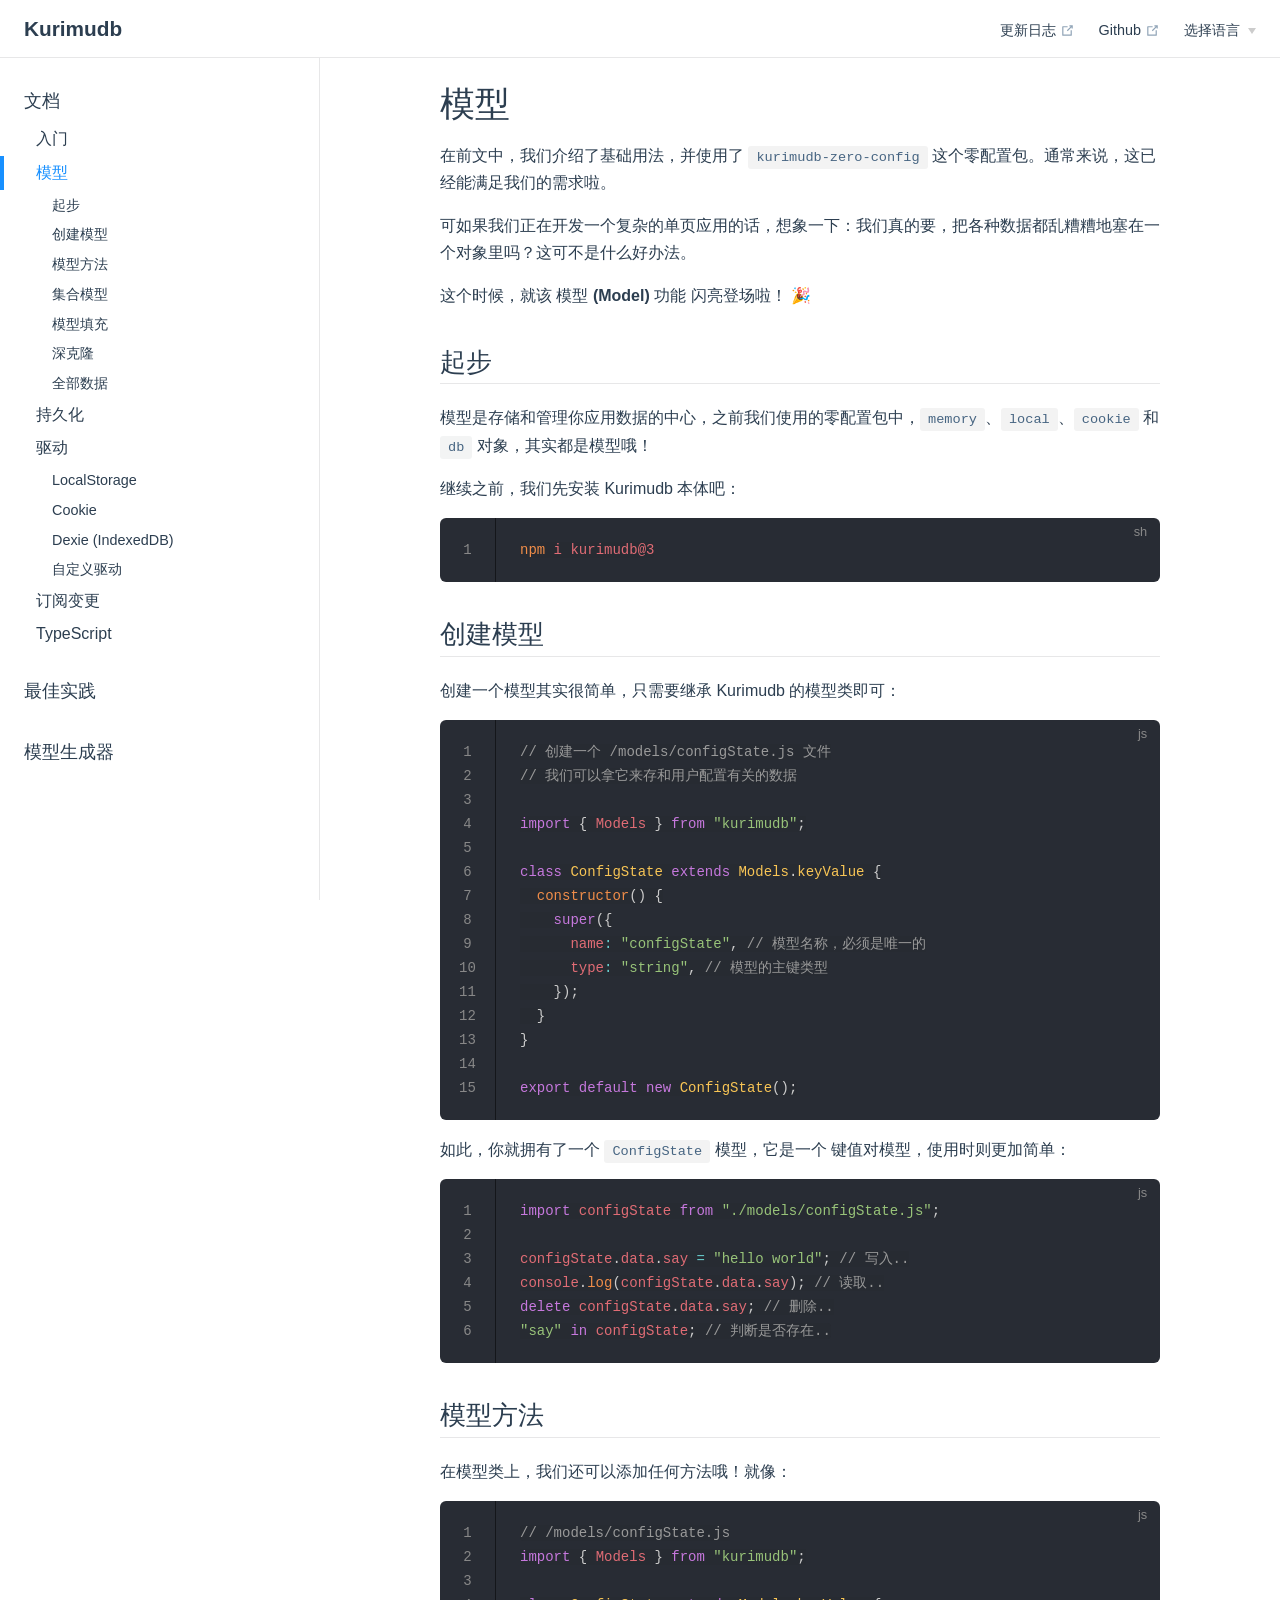
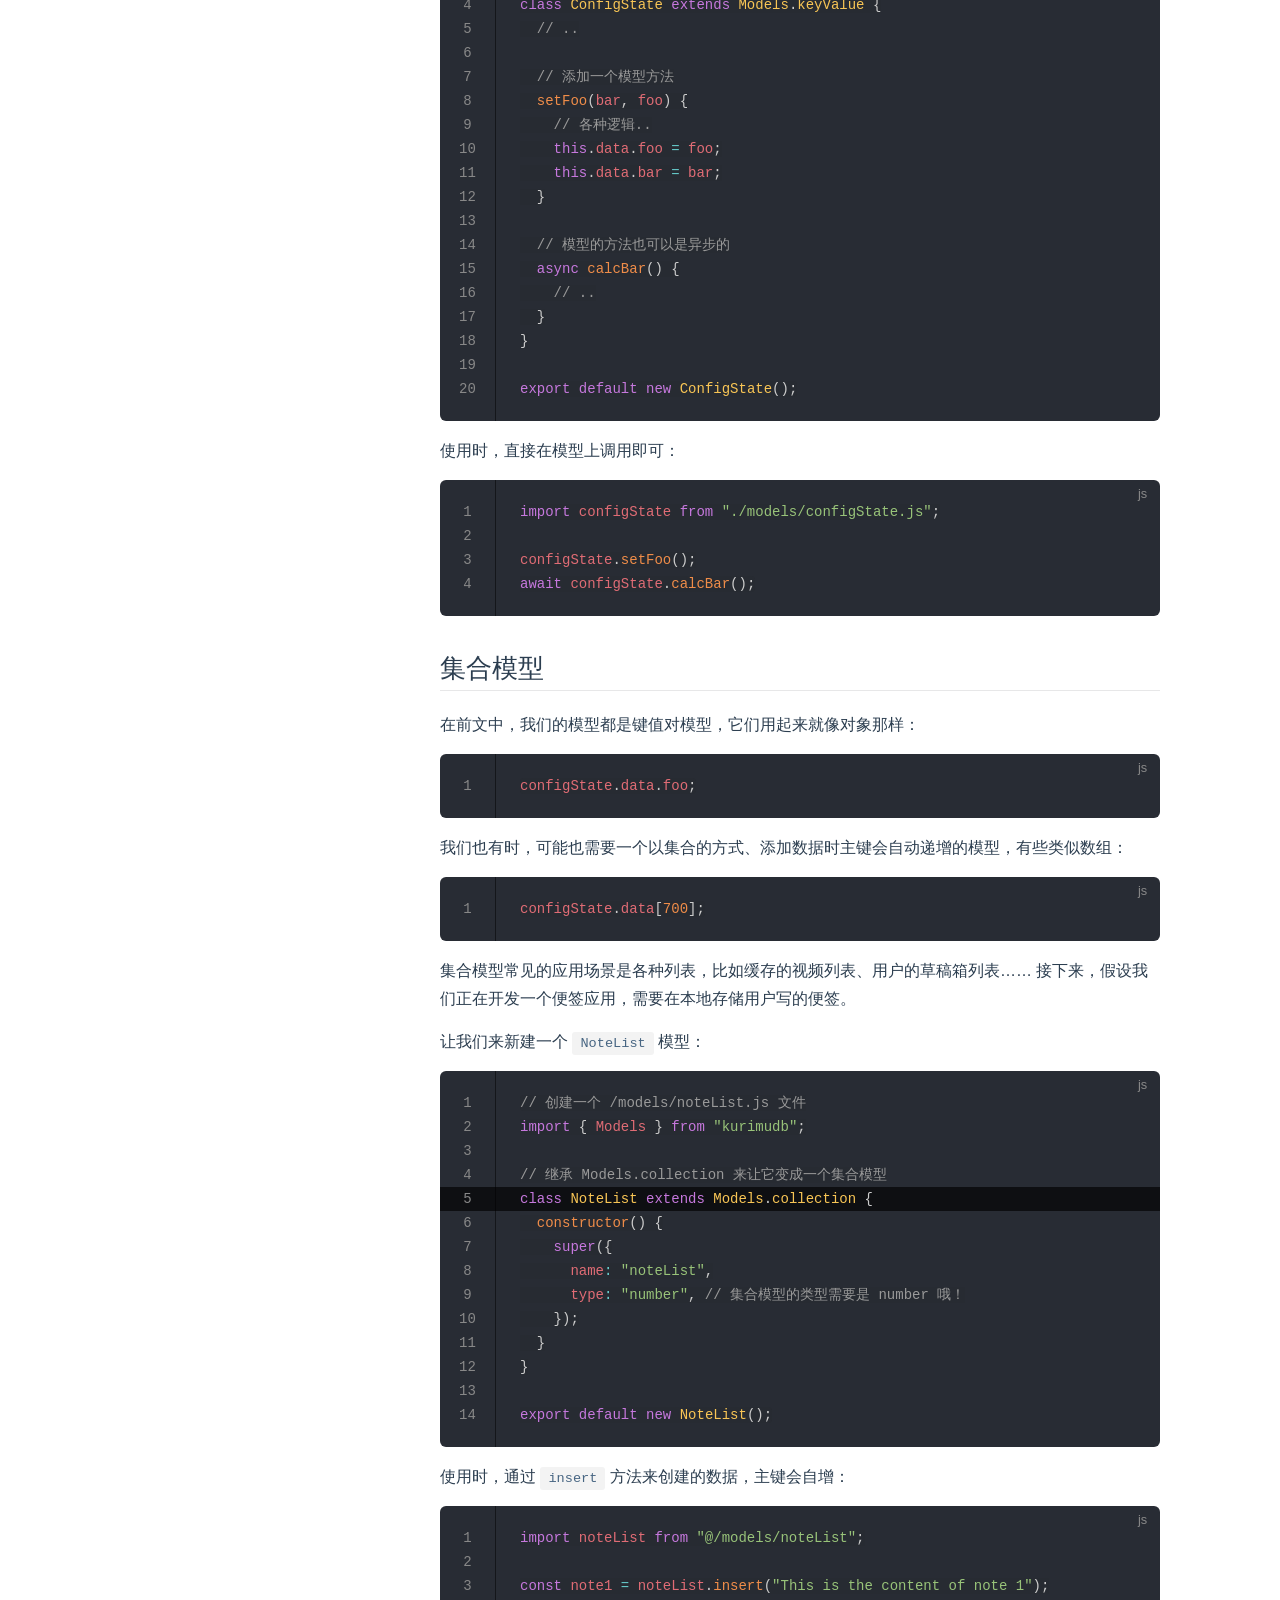
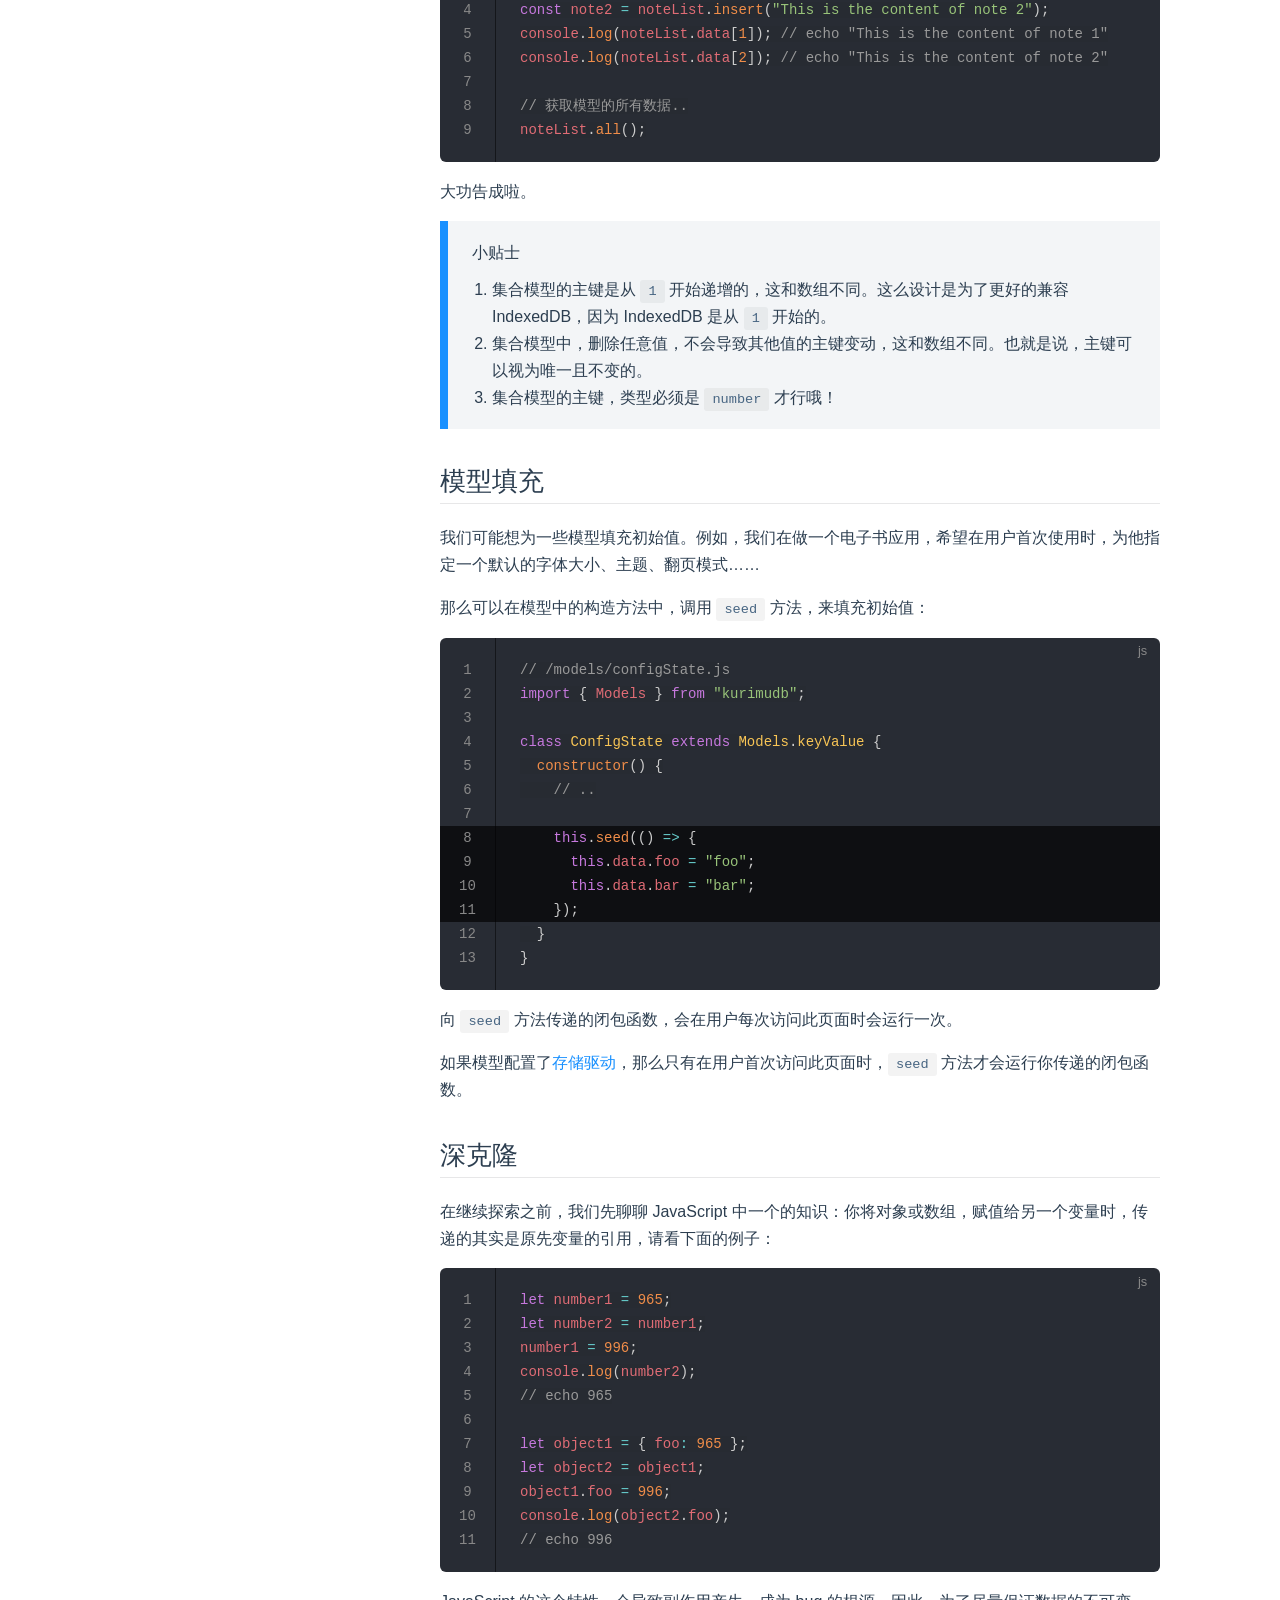
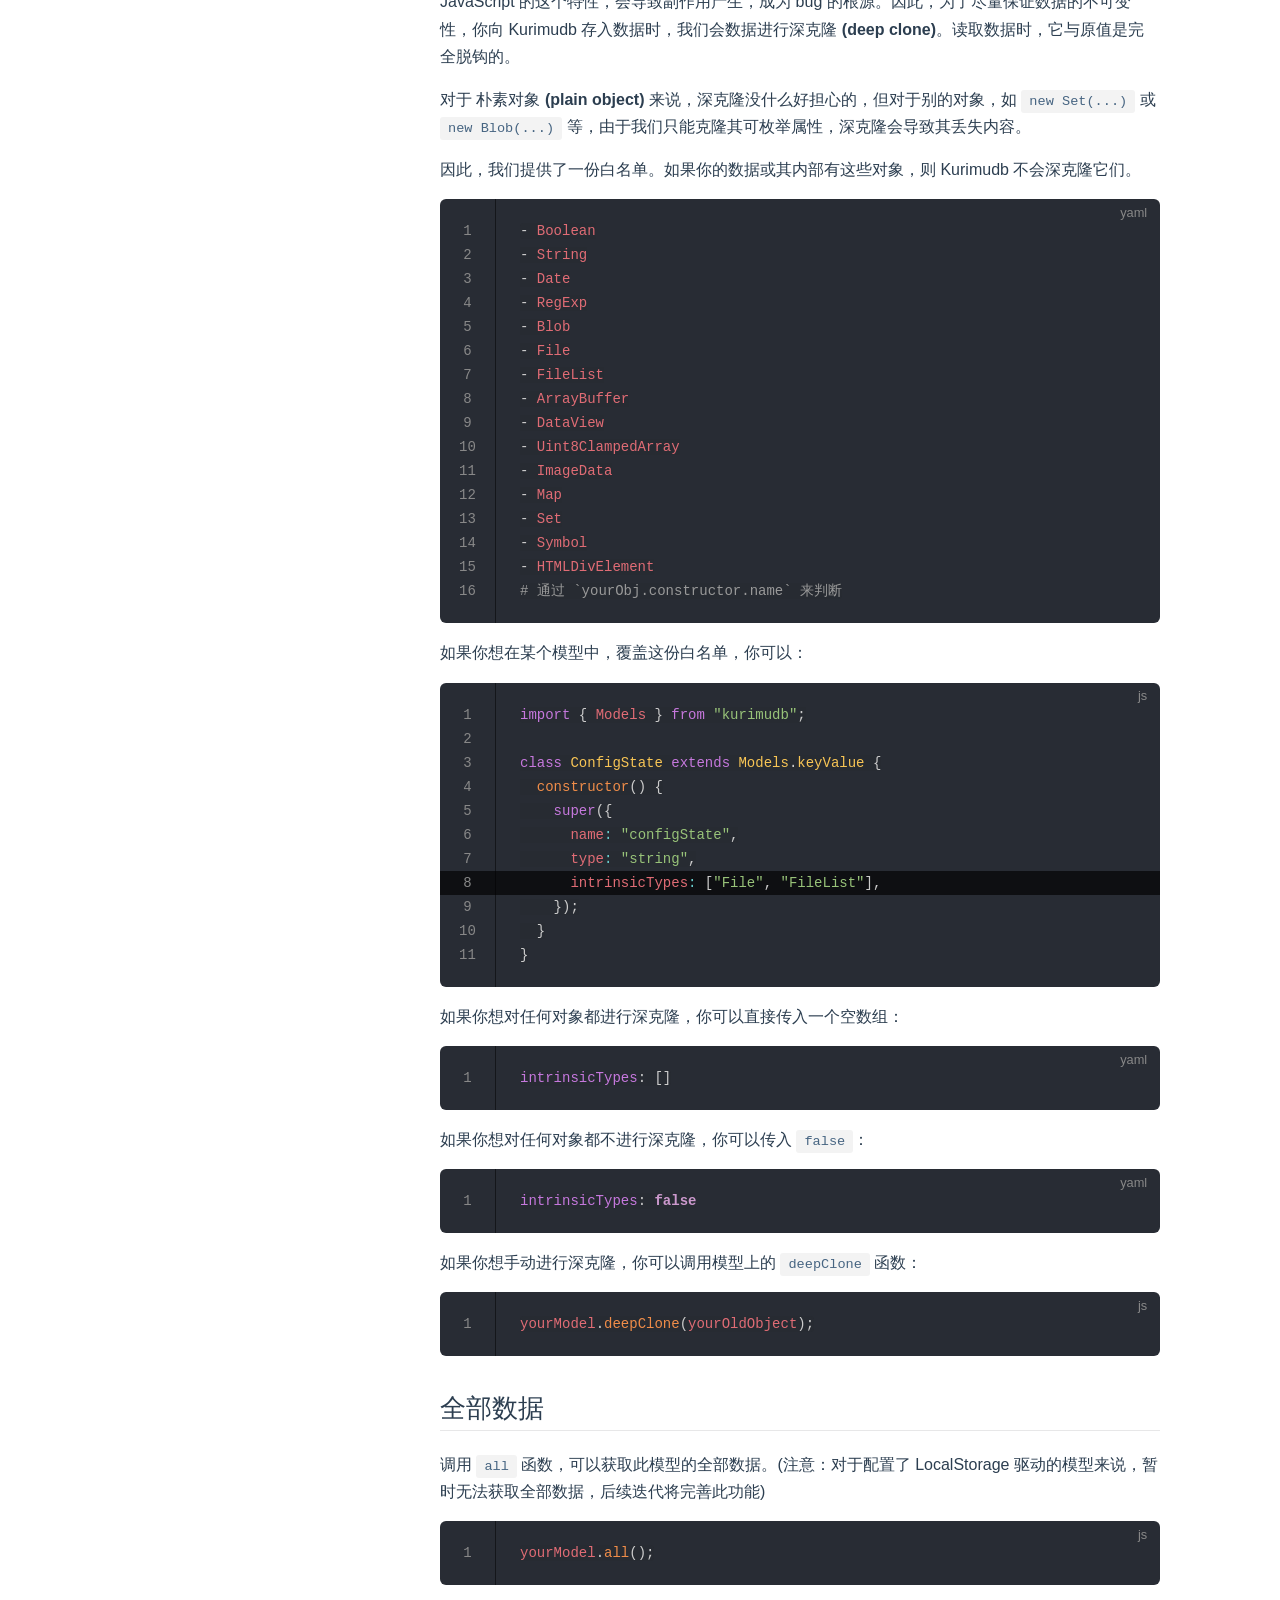
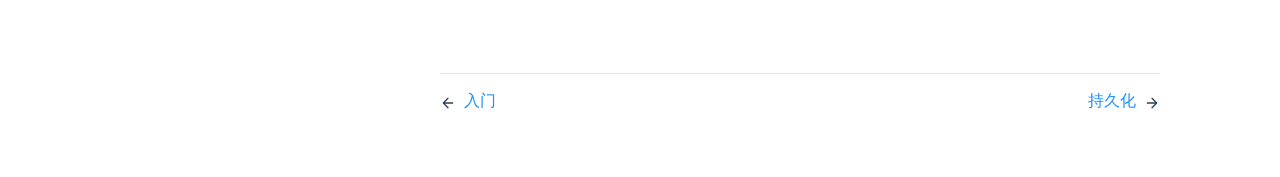
<file: model.html>
<!DOCTYPE html>
<html lang="zh-CN">
  <head>
    <meta charset="utf-8">
    <meta name="viewport" content="width=device-width,initial-scale=1">
    <title>
      模型 | Kurimudb
    </title>
    <meta name="description" content="Just playing around.">
    <link rel="stylesheet" href="/assets/style.4ee98311.css">
    <link rel="modulepreload" href="/assets/Home.a3b9f555.js">
    <link rel="modulepreload" href="/assets/app.f73deccd.js">
    <link rel="modulepreload" href="/assets/model.md.d3d70162.lean.js">
    <link rel="modulepreload" href="/assets/app.f73deccd.js">
    <link rel="icon" href="favicon.png">
    
  </head>
  <body>
    <div id="app"><!--[--><div class="theme"><header class="nav-bar" data-v-5df6160f><div class="sidebar-button" data-v-5df6160f><svg class="icon" xmlns="http://www.w3.org/2000/svg" aria-hidden="true" role="img" viewBox="0 0 448 512"><path fill="currentColor" d="M436 124H12c-6.627 0-12-5.373-12-12V80c0-6.627 5.373-12 12-12h424c6.627 0 12 5.373 12 12v32c0 6.627-5.373 12-12 12zm0 160H12c-6.627 0-12-5.373-12-12v-32c0-6.627 5.373-12 12-12h424c6.627 0 12 5.373 12 12v32c0 6.627-5.373 12-12 12zm0 160H12c-6.627 0-12-5.373-12-12v-32c0-6.627 5.373-12 12-12h424c6.627 0 12 5.373 12 12v32c0 6.627-5.373 12-12 12z" class></path></svg></div><a class="nav-bar-title" href="/" aria-label="Kurimudb, back to home" data-v-5df6160f data-v-8dbfef3c><!----> Kurimudb</a><div class="flex-grow" data-v-5df6160f></div><div class="nav" data-v-5df6160f><nav class="nav-links" data-v-5df6160f data-v-38e3b123><!--[--><div class="item" data-v-38e3b123><div class="nav-link" data-v-38e3b123 data-v-45eb32c6><a class="item isExternal" href="https://github.com/akirarika/kurimudb/releases" target="_blank" rel="noopener noreferrer" data-v-45eb32c6>更新日志 <svg class="icon outbound" xmlns="http://www.w3.org/2000/svg" aria-hidden="true" x="0px" y="0px" viewbox="0 0 100 100" width="15" height="15" data-v-45eb32c6><path fill="currentColor" d="M18.8,85.1h56l0,0c2.2,0,4-1.8,4-4v-32h-8v28h-48v-48h28v-8h-32l0,0c-2.2,0-4,1.8-4,4v56C14.8,83.3,16.6,85.1,18.8,85.1z"></path><polygon fill="currentColor" points="45.7,48.7 51.3,54.3 77.2,28.5 77.2,37.2 85.2,37.2 85.2,14.9 62.8,14.9 62.8,22.9 71.5,22.9"></polygon></svg></a></div></div><div class="item" data-v-38e3b123><div class="nav-link" data-v-38e3b123 data-v-45eb32c6><a class="item isExternal" href="https://github.com/akirarika/kurimudb" target="_blank" rel="noopener noreferrer" data-v-45eb32c6>Github <svg class="icon outbound" xmlns="http://www.w3.org/2000/svg" aria-hidden="true" x="0px" y="0px" viewbox="0 0 100 100" width="15" height="15" data-v-45eb32c6><path fill="currentColor" d="M18.8,85.1h56l0,0c2.2,0,4-1.8,4-4v-32h-8v28h-48v-48h28v-8h-32l0,0c-2.2,0-4,1.8-4,4v56C14.8,83.3,16.6,85.1,18.8,85.1z"></path><polygon fill="currentColor" points="45.7,48.7 51.3,54.3 77.2,28.5 77.2,37.2 85.2,37.2 85.2,14.9 62.8,14.9 62.8,22.9 71.5,22.9"></polygon></svg></a></div></div><!--]--><div class="item" data-v-38e3b123><div class="nav-dropdown-link" data-v-38e3b123 data-v-6bbf01f6><button class="button" data-v-6bbf01f6><span class="button-text" data-v-6bbf01f6>选择语言</span><span class="right button-arrow" data-v-6bbf01f6></span></button><ul class="dialog" data-v-6bbf01f6><!--[--><li class="dialog-item" data-v-6bbf01f6><div class="nav-dropdown-link-item" data-v-6bbf01f6 data-v-d552fd76><a class="item active" href="/model.html" data-v-d552fd76><span class="arrow" data-v-d552fd76></span><span class="text" data-v-d552fd76>简体中文</span><span class="icon" data-v-d552fd76><!----></span></a></div></li><li class="dialog-item" data-v-6bbf01f6><div class="nav-dropdown-link-item" data-v-6bbf01f6 data-v-d552fd76><a class="item" href="/en/model.html" data-v-d552fd76><span class="arrow" data-v-d552fd76></span><span class="text" data-v-d552fd76>English</span><span class="icon" data-v-d552fd76><!----></span></a></div></li><!--]--></ul></div></div><!----></nav></div><!--[--><!--]--></header><aside class="sidebar" data-v-58e261f2><nav class="nav-links nav" data-v-58e261f2 data-v-38e3b123><!--[--><div class="item" data-v-38e3b123><div class="nav-link" data-v-38e3b123 data-v-45eb32c6><a class="item isExternal" href="https://github.com/akirarika/kurimudb/releases" target="_blank" rel="noopener noreferrer" data-v-45eb32c6>更新日志 <svg class="icon outbound" xmlns="http://www.w3.org/2000/svg" aria-hidden="true" x="0px" y="0px" viewbox="0 0 100 100" width="15" height="15" data-v-45eb32c6><path fill="currentColor" d="M18.8,85.1h56l0,0c2.2,0,4-1.8,4-4v-32h-8v28h-48v-48h28v-8h-32l0,0c-2.2,0-4,1.8-4,4v56C14.8,83.3,16.6,85.1,18.8,85.1z"></path><polygon fill="currentColor" points="45.7,48.7 51.3,54.3 77.2,28.5 77.2,37.2 85.2,37.2 85.2,14.9 62.8,14.9 62.8,22.9 71.5,22.9"></polygon></svg></a></div></div><div class="item" data-v-38e3b123><div class="nav-link" data-v-38e3b123 data-v-45eb32c6><a class="item isExternal" href="https://github.com/akirarika/kurimudb" target="_blank" rel="noopener noreferrer" data-v-45eb32c6>Github <svg class="icon outbound" xmlns="http://www.w3.org/2000/svg" aria-hidden="true" x="0px" y="0px" viewbox="0 0 100 100" width="15" height="15" data-v-45eb32c6><path fill="currentColor" d="M18.8,85.1h56l0,0c2.2,0,4-1.8,4-4v-32h-8v28h-48v-48h28v-8h-32l0,0c-2.2,0-4,1.8-4,4v56C14.8,83.3,16.6,85.1,18.8,85.1z"></path><polygon fill="currentColor" points="45.7,48.7 51.3,54.3 77.2,28.5 77.2,37.2 85.2,37.2 85.2,14.9 62.8,14.9 62.8,22.9 71.5,22.9"></polygon></svg></a></div></div><!--]--><div class="item" data-v-38e3b123><div class="nav-dropdown-link" data-v-38e3b123 data-v-6bbf01f6><button class="button" data-v-6bbf01f6><span class="button-text" data-v-6bbf01f6>选择语言</span><span class="right button-arrow" data-v-6bbf01f6></span></button><ul class="dialog" data-v-6bbf01f6><!--[--><li class="dialog-item" data-v-6bbf01f6><div class="nav-dropdown-link-item" data-v-6bbf01f6 data-v-d552fd76><a class="item active" href="/model.html" data-v-d552fd76><span class="arrow" data-v-d552fd76></span><span class="text" data-v-d552fd76>简体中文</span><span class="icon" data-v-d552fd76><!----></span></a></div></li><li class="dialog-item" data-v-6bbf01f6><div class="nav-dropdown-link-item" data-v-6bbf01f6 data-v-d552fd76><a class="item" href="/en/model.html" data-v-d552fd76><span class="arrow" data-v-d552fd76></span><span class="text" data-v-d552fd76>English</span><span class="icon" data-v-d552fd76><!----></span></a></div></li><!--]--></ul></div></div><!----></nav><!--[--><!--]--><ul class="sidebar-links" data-v-58e261f2><!--[--><li class="sidebar-link" data-v-58e261f2 data-v-58e261f2><p class="sidebar-link-item" data-v-58e261f2>文档</p><ul class="sidebar-links" data-v-58e261f2><li class="sidebar-link" data-v-58e261f2 data-v-58e261f2><a class="sidebar-link-item" href="/intro" data-v-58e261f2>入门</a><!----></li><li class="sidebar-link" data-v-58e261f2 data-v-58e261f2><a class="sidebar-link-item active" href="/model" data-v-58e261f2>模型</a><ul class="sidebar-links" data-v-58e261f2><li class="sidebar-link" data-v-58e261f2 data-v-58e261f2><a class="sidebar-link-item" href="#起步" data-v-58e261f2>起步</a><!----></li><li class="sidebar-link" data-v-58e261f2 data-v-58e261f2><a class="sidebar-link-item" href="#创建模型" data-v-58e261f2>创建模型</a><!----></li><li class="sidebar-link" data-v-58e261f2 data-v-58e261f2><a class="sidebar-link-item" href="#模型方法" data-v-58e261f2>模型方法</a><!----></li><li class="sidebar-link" data-v-58e261f2 data-v-58e261f2><a class="sidebar-link-item" href="#集合模型" data-v-58e261f2>集合模型</a><!----></li><li class="sidebar-link" data-v-58e261f2 data-v-58e261f2><a class="sidebar-link-item" href="#模型填充" data-v-58e261f2>模型填充</a><!----></li><li class="sidebar-link" data-v-58e261f2 data-v-58e261f2><a class="sidebar-link-item" href="#深克隆" data-v-58e261f2>深克隆</a><!----></li><li class="sidebar-link" data-v-58e261f2 data-v-58e261f2><a class="sidebar-link-item" href="#全部数据" data-v-58e261f2>全部数据</a><!----></li></ul></li><li class="sidebar-link" data-v-58e261f2 data-v-58e261f2><a class="sidebar-link-item" href="/persistence" data-v-58e261f2>持久化</a><!----></li><li class="sidebar-link" data-v-58e261f2 data-v-58e261f2><p class="sidebar-link-item" data-v-58e261f2>驱动</p><ul class="sidebar-links" data-v-58e261f2><li class="sidebar-link" data-v-58e261f2 data-v-58e261f2><a class="sidebar-link-item" href="/drivers/localstorage" data-v-58e261f2>LocalStorage</a><!----></li><li class="sidebar-link" data-v-58e261f2 data-v-58e261f2><a class="sidebar-link-item" href="/drivers/cookie" data-v-58e261f2>Cookie</a><!----></li><li class="sidebar-link" data-v-58e261f2 data-v-58e261f2><a class="sidebar-link-item" href="/drivers/dexie" data-v-58e261f2>Dexie (IndexedDB)</a><!----></li><li class="sidebar-link" data-v-58e261f2 data-v-58e261f2><a class="sidebar-link-item" href="/drivers/custom-driver" data-v-58e261f2>自定义驱动</a><!----></li></ul></li><li class="sidebar-link" data-v-58e261f2 data-v-58e261f2><a class="sidebar-link-item" href="/subscribe" data-v-58e261f2>订阅变更</a><!----></li><li class="sidebar-link" data-v-58e261f2 data-v-58e261f2><a class="sidebar-link-item" href="/typescript" data-v-58e261f2>TypeScript</a><!----></li></ul></li><li class="sidebar-link" data-v-58e261f2 data-v-58e261f2><a class="sidebar-link-item" href="/bestPractices" data-v-58e261f2>最佳实践</a><!----></li><li class="sidebar-link" data-v-58e261f2 data-v-58e261f2><a class="sidebar-link-item" href="/modelCodeMaker" data-v-58e261f2>模型生成器</a><!----></li><!--]--></ul><!--[--><!--]--></aside><!-- TODO: make this button accessible --><div class="sidebar-mask"></div><main class="page" data-v-d36a7fda><div class="container" data-v-d36a7fda><!--[--><!--]--><div class="content" data-v-d36a7fda><div data-v-d36a7fda><h1 id="模型"><a class="header-anchor" href="#模型" aria-hidden="true">#</a> 模型</h1><p>在前文中，我们介绍了基础用法，并使用了 <code>kurimudb-zero-config</code> 这个零配置包。通常来说，这已经能满足我们的需求啦。</p><p>可如果我们正在开发一个复杂的单页应用的话，想象一下：我们真的要，把各种数据都乱糟糟地塞在一个对象里吗？这可不是什么好办法。</p><p>这个时候，就该 <strong>模型 (Model) 功能</strong> 闪亮登场啦！ 🎉</p><h2 id="起步"><a class="header-anchor" href="#起步" aria-hidden="true">#</a> 起步</h2><p>模型是存储和管理你应用数据的中心，之前我们使用的零配置包中，<code>memory</code>、<code>local</code>、<code>cookie</code> 和 <code>db</code> 对象，其实都是模型哦！</p><p>继续之前，我们先安装 Kurimudb 本体吧：</p><div class="language-bash line-numbers-mode"><pre><code><span class="token function">npm</span> i kurimudb@3
</code></pre><div class="line-numbers-wrapper"><span class="line-number">1</span><br></div></div><h2 id="创建模型"><a class="header-anchor" href="#创建模型" aria-hidden="true">#</a> 创建模型</h2><p>创建一个模型其实很简单，只需要继承 Kurimudb 的模型类即可：</p><div class="language-js line-numbers-mode"><pre><code><span class="token comment">// 创建一个 /models/configState.js 文件</span>
<span class="token comment">// 我们可以拿它来存和用户配置有关的数据</span>

<span class="token keyword">import</span> <span class="token punctuation">{</span> Models <span class="token punctuation">}</span> <span class="token keyword">from</span> <span class="token string">&quot;kurimudb&quot;</span><span class="token punctuation">;</span>

<span class="token keyword">class</span> <span class="token class-name">ConfigState</span> <span class="token keyword">extends</span> <span class="token class-name">Models<span class="token punctuation">.</span>keyValue</span> <span class="token punctuation">{</span>
  <span class="token function">constructor</span><span class="token punctuation">(</span><span class="token punctuation">)</span> <span class="token punctuation">{</span>
    <span class="token keyword">super</span><span class="token punctuation">(</span><span class="token punctuation">{</span>
      name<span class="token operator">:</span> <span class="token string">&quot;configState&quot;</span><span class="token punctuation">,</span> <span class="token comment">// 模型名称，必须是唯一的</span>
      type<span class="token operator">:</span> <span class="token string">&quot;string&quot;</span><span class="token punctuation">,</span> <span class="token comment">// 模型的主键类型</span>
    <span class="token punctuation">}</span><span class="token punctuation">)</span><span class="token punctuation">;</span>
  <span class="token punctuation">}</span>
<span class="token punctuation">}</span>

<span class="token keyword">export</span> <span class="token keyword">default</span> <span class="token keyword">new</span> <span class="token class-name">ConfigState</span><span class="token punctuation">(</span><span class="token punctuation">)</span><span class="token punctuation">;</span>
</code></pre><div class="line-numbers-wrapper"><span class="line-number">1</span><br><span class="line-number">2</span><br><span class="line-number">3</span><br><span class="line-number">4</span><br><span class="line-number">5</span><br><span class="line-number">6</span><br><span class="line-number">7</span><br><span class="line-number">8</span><br><span class="line-number">9</span><br><span class="line-number">10</span><br><span class="line-number">11</span><br><span class="line-number">12</span><br><span class="line-number">13</span><br><span class="line-number">14</span><br><span class="line-number">15</span><br></div></div><p>如此，你就拥有了一个 <code>ConfigState</code> 模型，它是一个 <strong>键值对模型</strong>，使用时则更加简单：</p><div class="language-js line-numbers-mode"><pre><code><span class="token keyword">import</span> configState <span class="token keyword">from</span> <span class="token string">&quot;./models/configState.js&quot;</span><span class="token punctuation">;</span>

configState<span class="token punctuation">.</span>data<span class="token punctuation">.</span>say <span class="token operator">=</span> <span class="token string">&quot;hello world&quot;</span><span class="token punctuation">;</span> <span class="token comment">// 写入..</span>
console<span class="token punctuation">.</span><span class="token function">log</span><span class="token punctuation">(</span>configState<span class="token punctuation">.</span>data<span class="token punctuation">.</span>say<span class="token punctuation">)</span><span class="token punctuation">;</span> <span class="token comment">// 读取..</span>
<span class="token keyword">delete</span> configState<span class="token punctuation">.</span>data<span class="token punctuation">.</span>say<span class="token punctuation">;</span> <span class="token comment">// 删除..</span>
<span class="token string">&quot;say&quot;</span> <span class="token keyword">in</span> configState<span class="token punctuation">;</span> <span class="token comment">// 判断是否存在..</span>
</code></pre><div class="line-numbers-wrapper"><span class="line-number">1</span><br><span class="line-number">2</span><br><span class="line-number">3</span><br><span class="line-number">4</span><br><span class="line-number">5</span><br><span class="line-number">6</span><br></div></div><h2 id="模型方法"><a class="header-anchor" href="#模型方法" aria-hidden="true">#</a> 模型方法</h2><p>在模型类上，我们还可以添加<strong>任何方法</strong>哦！就像：</p><div class="language-js line-numbers-mode"><pre><code><span class="token comment">// /models/configState.js</span>
<span class="token keyword">import</span> <span class="token punctuation">{</span> Models <span class="token punctuation">}</span> <span class="token keyword">from</span> <span class="token string">&quot;kurimudb&quot;</span><span class="token punctuation">;</span>

<span class="token keyword">class</span> <span class="token class-name">ConfigState</span> <span class="token keyword">extends</span> <span class="token class-name">Models<span class="token punctuation">.</span>keyValue</span> <span class="token punctuation">{</span>
  <span class="token comment">// ..</span>

  <span class="token comment">// 添加一个模型方法</span>
  <span class="token function">setFoo</span><span class="token punctuation">(</span><span class="token parameter">bar<span class="token punctuation">,</span> foo</span><span class="token punctuation">)</span> <span class="token punctuation">{</span>
    <span class="token comment">// 各种逻辑..</span>
    <span class="token keyword">this</span><span class="token punctuation">.</span>data<span class="token punctuation">.</span>foo <span class="token operator">=</span> foo<span class="token punctuation">;</span>
    <span class="token keyword">this</span><span class="token punctuation">.</span>data<span class="token punctuation">.</span>bar <span class="token operator">=</span> bar<span class="token punctuation">;</span>
  <span class="token punctuation">}</span>

  <span class="token comment">// 模型的方法也可以是异步的</span>
  <span class="token keyword">async</span> <span class="token function">calcBar</span><span class="token punctuation">(</span><span class="token punctuation">)</span> <span class="token punctuation">{</span>
    <span class="token comment">// ..</span>
  <span class="token punctuation">}</span>
<span class="token punctuation">}</span>

<span class="token keyword">export</span> <span class="token keyword">default</span> <span class="token keyword">new</span> <span class="token class-name">ConfigState</span><span class="token punctuation">(</span><span class="token punctuation">)</span><span class="token punctuation">;</span>
</code></pre><div class="line-numbers-wrapper"><span class="line-number">1</span><br><span class="line-number">2</span><br><span class="line-number">3</span><br><span class="line-number">4</span><br><span class="line-number">5</span><br><span class="line-number">6</span><br><span class="line-number">7</span><br><span class="line-number">8</span><br><span class="line-number">9</span><br><span class="line-number">10</span><br><span class="line-number">11</span><br><span class="line-number">12</span><br><span class="line-number">13</span><br><span class="line-number">14</span><br><span class="line-number">15</span><br><span class="line-number">16</span><br><span class="line-number">17</span><br><span class="line-number">18</span><br><span class="line-number">19</span><br><span class="line-number">20</span><br></div></div><p>使用时，直接在模型上调用即可：</p><div class="language-js line-numbers-mode"><pre><code><span class="token keyword">import</span> configState <span class="token keyword">from</span> <span class="token string">&quot;./models/configState.js&quot;</span><span class="token punctuation">;</span>

configState<span class="token punctuation">.</span><span class="token function">setFoo</span><span class="token punctuation">(</span><span class="token punctuation">)</span><span class="token punctuation">;</span>
<span class="token keyword">await</span> configState<span class="token punctuation">.</span><span class="token function">calcBar</span><span class="token punctuation">(</span><span class="token punctuation">)</span><span class="token punctuation">;</span>
</code></pre><div class="line-numbers-wrapper"><span class="line-number">1</span><br><span class="line-number">2</span><br><span class="line-number">3</span><br><span class="line-number">4</span><br></div></div><h2 id="集合模型"><a class="header-anchor" href="#集合模型" aria-hidden="true">#</a> 集合模型</h2><p>在前文中，我们的模型都是键值对模型，它们用起来就像对象那样：</p><div class="language-js line-numbers-mode"><pre><code>configState<span class="token punctuation">.</span>data<span class="token punctuation">.</span>foo<span class="token punctuation">;</span>
</code></pre><div class="line-numbers-wrapper"><span class="line-number">1</span><br></div></div><p>我们也有时，可能也需要一个以集合的方式、添加数据时主键会自动递增的模型，有些类似数组：</p><div class="language-js line-numbers-mode"><pre><code>configState<span class="token punctuation">.</span>data<span class="token punctuation">[</span><span class="token number">700</span><span class="token punctuation">]</span><span class="token punctuation">;</span>
</code></pre><div class="line-numbers-wrapper"><span class="line-number">1</span><br></div></div><p>集合模型常见的应用场景是各种列表，比如缓存的视频列表、用户的草稿箱列表…… 接下来，假设我们正在开发一个便签应用，需要在本地存储用户写的便签。</p><p>让我们来新建一个 <code>NoteList</code> 模型：</p><div class="language-js line-numbers-mode"><div class="highlight-lines"><br><br><br><br><div class="highlighted"> </div><br><br><br><br><br><br><br><br><br><br></div><pre><code><span class="token comment">// 创建一个 /models/noteList.js 文件</span>
<span class="token keyword">import</span> <span class="token punctuation">{</span> Models <span class="token punctuation">}</span> <span class="token keyword">from</span> <span class="token string">&quot;kurimudb&quot;</span><span class="token punctuation">;</span>

<span class="token comment">// 继承 Models.collection 来让它变成一个集合模型</span>
<span class="token keyword">class</span> <span class="token class-name">NoteList</span> <span class="token keyword">extends</span> <span class="token class-name">Models<span class="token punctuation">.</span>collection</span> <span class="token punctuation">{</span>
  <span class="token function">constructor</span><span class="token punctuation">(</span><span class="token punctuation">)</span> <span class="token punctuation">{</span>
    <span class="token keyword">super</span><span class="token punctuation">(</span><span class="token punctuation">{</span>
      name<span class="token operator">:</span> <span class="token string">&quot;noteList&quot;</span><span class="token punctuation">,</span>
      type<span class="token operator">:</span> <span class="token string">&quot;number&quot;</span><span class="token punctuation">,</span> <span class="token comment">// 集合模型的类型需要是 number 哦！</span>
    <span class="token punctuation">}</span><span class="token punctuation">)</span><span class="token punctuation">;</span>
  <span class="token punctuation">}</span>
<span class="token punctuation">}</span>

<span class="token keyword">export</span> <span class="token keyword">default</span> <span class="token keyword">new</span> <span class="token class-name">NoteList</span><span class="token punctuation">(</span><span class="token punctuation">)</span><span class="token punctuation">;</span>
</code></pre><div class="line-numbers-wrapper"><span class="line-number">1</span><br><span class="line-number">2</span><br><span class="line-number">3</span><br><span class="line-number">4</span><br><span class="line-number">5</span><br><span class="line-number">6</span><br><span class="line-number">7</span><br><span class="line-number">8</span><br><span class="line-number">9</span><br><span class="line-number">10</span><br><span class="line-number">11</span><br><span class="line-number">12</span><br><span class="line-number">13</span><br><span class="line-number">14</span><br></div></div><p>使用时，通过 <code>insert</code> 方法来创建的数据，主键会自增：</p><div class="language-js line-numbers-mode"><pre><code><span class="token keyword">import</span> noteList <span class="token keyword">from</span> <span class="token string">&quot;@/models/noteList&quot;</span><span class="token punctuation">;</span>

<span class="token keyword">const</span> note1 <span class="token operator">=</span> noteList<span class="token punctuation">.</span><span class="token function">insert</span><span class="token punctuation">(</span><span class="token string">&quot;This is the content of note 1&quot;</span><span class="token punctuation">)</span><span class="token punctuation">;</span>
<span class="token keyword">const</span> note2 <span class="token operator">=</span> noteList<span class="token punctuation">.</span><span class="token function">insert</span><span class="token punctuation">(</span><span class="token string">&quot;This is the content of note 2&quot;</span><span class="token punctuation">)</span><span class="token punctuation">;</span>
console<span class="token punctuation">.</span><span class="token function">log</span><span class="token punctuation">(</span>noteList<span class="token punctuation">.</span>data<span class="token punctuation">[</span><span class="token number">1</span><span class="token punctuation">]</span><span class="token punctuation">)</span><span class="token punctuation">;</span> <span class="token comment">// echo &quot;This is the content of note 1&quot;</span>
console<span class="token punctuation">.</span><span class="token function">log</span><span class="token punctuation">(</span>noteList<span class="token punctuation">.</span>data<span class="token punctuation">[</span><span class="token number">2</span><span class="token punctuation">]</span><span class="token punctuation">)</span><span class="token punctuation">;</span> <span class="token comment">// echo &quot;This is the content of note 2&quot;</span>

<span class="token comment">// 获取模型的所有数据..</span>
noteList<span class="token punctuation">.</span><span class="token function">all</span><span class="token punctuation">(</span><span class="token punctuation">)</span><span class="token punctuation">;</span>
</code></pre><div class="line-numbers-wrapper"><span class="line-number">1</span><br><span class="line-number">2</span><br><span class="line-number">3</span><br><span class="line-number">4</span><br><span class="line-number">5</span><br><span class="line-number">6</span><br><span class="line-number">7</span><br><span class="line-number">8</span><br><span class="line-number">9</span><br></div></div><p>大功告成啦。</p><div class="tip custom-block"><p class="custom-block-title">小贴士</p><ol><li>集合模型的主键是从 <code>1</code> 开始递增的，这和数组不同。这么设计是为了更好的兼容 IndexedDB，因为 IndexedDB 是从 <code>1</code> 开始的。</li><li>集合模型中，删除任意值，不会导致其他值的主键变动，这和数组不同。也就是说，主键可以视为唯一且不变的。</li><li>集合模型的主键，类型必须是 <code>number</code> 才行哦！</li></ol></div><h2 id="模型填充"><a class="header-anchor" href="#模型填充" aria-hidden="true">#</a> 模型填充</h2><p>我们可能想为一些模型填充初始值。例如，我们在做一个电子书应用，希望在用户首次使用时，为他指定一个默认的字体大小、主题、翻页模式……</p><p>那么可以在模型中的构造方法中，调用 <code>seed</code> 方法，来填充初始值：</p><div class="language-js line-numbers-mode"><div class="highlight-lines"><br><br><br><br><br><br><br><div class="highlighted"> </div><div class="highlighted"> </div><div class="highlighted"> </div><div class="highlighted"> </div><br><br><br></div><pre><code><span class="token comment">// /models/configState.js</span>
<span class="token keyword">import</span> <span class="token punctuation">{</span> Models <span class="token punctuation">}</span> <span class="token keyword">from</span> <span class="token string">&quot;kurimudb&quot;</span><span class="token punctuation">;</span>

<span class="token keyword">class</span> <span class="token class-name">ConfigState</span> <span class="token keyword">extends</span> <span class="token class-name">Models<span class="token punctuation">.</span>keyValue</span> <span class="token punctuation">{</span>
  <span class="token function">constructor</span><span class="token punctuation">(</span><span class="token punctuation">)</span> <span class="token punctuation">{</span>
    <span class="token comment">// ..</span>

    <span class="token keyword">this</span><span class="token punctuation">.</span><span class="token function">seed</span><span class="token punctuation">(</span><span class="token punctuation">(</span><span class="token punctuation">)</span> <span class="token operator">=&gt;</span> <span class="token punctuation">{</span>
      <span class="token keyword">this</span><span class="token punctuation">.</span>data<span class="token punctuation">.</span>foo <span class="token operator">=</span> <span class="token string">&quot;foo&quot;</span><span class="token punctuation">;</span>
      <span class="token keyword">this</span><span class="token punctuation">.</span>data<span class="token punctuation">.</span>bar <span class="token operator">=</span> <span class="token string">&quot;bar&quot;</span><span class="token punctuation">;</span>
    <span class="token punctuation">}</span><span class="token punctuation">)</span><span class="token punctuation">;</span>
  <span class="token punctuation">}</span>
<span class="token punctuation">}</span>
</code></pre><div class="line-numbers-wrapper"><span class="line-number">1</span><br><span class="line-number">2</span><br><span class="line-number">3</span><br><span class="line-number">4</span><br><span class="line-number">5</span><br><span class="line-number">6</span><br><span class="line-number">7</span><br><span class="line-number">8</span><br><span class="line-number">9</span><br><span class="line-number">10</span><br><span class="line-number">11</span><br><span class="line-number">12</span><br><span class="line-number">13</span><br></div></div><p>向 <code>seed</code> 方法传递的闭包函数，会在用户每次访问此页面时会运行一次。</p><p>如果模型配置了<a href="/persistence.html">存储驱动</a>，那么只有在用户首次访问此页面时，<code>seed</code> 方法才会运行你传递的闭包函数。</p><h2 id="深克隆"><a class="header-anchor" href="#深克隆" aria-hidden="true">#</a> 深克隆</h2><p>在继续探索之前，我们先聊聊 JavaScript 中一个的知识：你将对象或数组，赋值给另一个变量时，<strong>传递的其实是原先变量的引用</strong>，请看下面的例子：</p><div class="language-js line-numbers-mode"><pre><code><span class="token keyword">let</span> number1 <span class="token operator">=</span> <span class="token number">965</span><span class="token punctuation">;</span>
<span class="token keyword">let</span> number2 <span class="token operator">=</span> number1<span class="token punctuation">;</span>
number1 <span class="token operator">=</span> <span class="token number">996</span><span class="token punctuation">;</span>
console<span class="token punctuation">.</span><span class="token function">log</span><span class="token punctuation">(</span>number2<span class="token punctuation">)</span><span class="token punctuation">;</span>
<span class="token comment">// echo 965</span>

<span class="token keyword">let</span> object1 <span class="token operator">=</span> <span class="token punctuation">{</span> foo<span class="token operator">:</span> <span class="token number">965</span> <span class="token punctuation">}</span><span class="token punctuation">;</span>
<span class="token keyword">let</span> object2 <span class="token operator">=</span> object1<span class="token punctuation">;</span>
object1<span class="token punctuation">.</span>foo <span class="token operator">=</span> <span class="token number">996</span><span class="token punctuation">;</span>
console<span class="token punctuation">.</span><span class="token function">log</span><span class="token punctuation">(</span>object2<span class="token punctuation">.</span>foo<span class="token punctuation">)</span><span class="token punctuation">;</span>
<span class="token comment">// echo 996</span>
</code></pre><div class="line-numbers-wrapper"><span class="line-number">1</span><br><span class="line-number">2</span><br><span class="line-number">3</span><br><span class="line-number">4</span><br><span class="line-number">5</span><br><span class="line-number">6</span><br><span class="line-number">7</span><br><span class="line-number">8</span><br><span class="line-number">9</span><br><span class="line-number">10</span><br><span class="line-number">11</span><br></div></div><p>JavaScript 的这个特性，会导致<strong>副作用</strong>产生，成为 bug 的根源。因此，为了尽量保证数据的不可变性，你向 Kurimudb 存入数据时，我们会数据进行<strong>深克隆 (deep clone)</strong>。读取数据时，它与原值是完全脱钩的。</p><p>对于 <strong>朴素对象 (plain object)</strong> 来说，深克隆没什么好担心的，但对于别的对象，如 <code>new Set(...)</code> 或 <code>new Blob(...)</code> 等，由于我们只能克隆其<strong>可枚举属性</strong>，深克隆会导致其丢失内容。</p><p>因此，我们提供了一份白名单。如果你的数据或其内部有这些对象，则 Kurimudb 不会深克隆它们。</p><div class="language-yaml line-numbers-mode"><pre><code><span class="token punctuation">-</span> Boolean
<span class="token punctuation">-</span> String
<span class="token punctuation">-</span> Date
<span class="token punctuation">-</span> RegExp
<span class="token punctuation">-</span> Blob
<span class="token punctuation">-</span> File
<span class="token punctuation">-</span> FileList
<span class="token punctuation">-</span> ArrayBuffer
<span class="token punctuation">-</span> DataView
<span class="token punctuation">-</span> Uint8ClampedArray
<span class="token punctuation">-</span> ImageData
<span class="token punctuation">-</span> Map
<span class="token punctuation">-</span> Set
<span class="token punctuation">-</span> Symbol
<span class="token punctuation">-</span> HTMLDivElement
<span class="token comment"># 通过 `yourObj.constructor.name` 来判断</span>
</code></pre><div class="line-numbers-wrapper"><span class="line-number">1</span><br><span class="line-number">2</span><br><span class="line-number">3</span><br><span class="line-number">4</span><br><span class="line-number">5</span><br><span class="line-number">6</span><br><span class="line-number">7</span><br><span class="line-number">8</span><br><span class="line-number">9</span><br><span class="line-number">10</span><br><span class="line-number">11</span><br><span class="line-number">12</span><br><span class="line-number">13</span><br><span class="line-number">14</span><br><span class="line-number">15</span><br><span class="line-number">16</span><br></div></div><p>如果你想在某个模型中，覆盖这份白名单，你可以：</p><div class="language-js line-numbers-mode"><div class="highlight-lines"><br><br><br><br><br><br><br><div class="highlighted"> </div><br><br><br><br></div><pre><code><span class="token keyword">import</span> <span class="token punctuation">{</span> Models <span class="token punctuation">}</span> <span class="token keyword">from</span> <span class="token string">&quot;kurimudb&quot;</span><span class="token punctuation">;</span>

<span class="token keyword">class</span> <span class="token class-name">ConfigState</span> <span class="token keyword">extends</span> <span class="token class-name">Models<span class="token punctuation">.</span>keyValue</span> <span class="token punctuation">{</span>
  <span class="token function">constructor</span><span class="token punctuation">(</span><span class="token punctuation">)</span> <span class="token punctuation">{</span>
    <span class="token keyword">super</span><span class="token punctuation">(</span><span class="token punctuation">{</span>
      name<span class="token operator">:</span> <span class="token string">&quot;configState&quot;</span><span class="token punctuation">,</span>
      type<span class="token operator">:</span> <span class="token string">&quot;string&quot;</span><span class="token punctuation">,</span>
      intrinsicTypes<span class="token operator">:</span> <span class="token punctuation">[</span><span class="token string">&quot;File&quot;</span><span class="token punctuation">,</span> <span class="token string">&quot;FileList&quot;</span><span class="token punctuation">]</span><span class="token punctuation">,</span>
    <span class="token punctuation">}</span><span class="token punctuation">)</span><span class="token punctuation">;</span>
  <span class="token punctuation">}</span>
<span class="token punctuation">}</span>
</code></pre><div class="line-numbers-wrapper"><span class="line-number">1</span><br><span class="line-number">2</span><br><span class="line-number">3</span><br><span class="line-number">4</span><br><span class="line-number">5</span><br><span class="line-number">6</span><br><span class="line-number">7</span><br><span class="line-number">8</span><br><span class="line-number">9</span><br><span class="line-number">10</span><br><span class="line-number">11</span><br></div></div><p>如果你想对任何对象<strong>都</strong>进行深克隆，你可以直接传入一个空数组：</p><div class="language-yaml line-numbers-mode"><pre><code><span class="token key atrule">intrinsicTypes</span><span class="token punctuation">:</span> <span class="token punctuation">[</span><span class="token punctuation">]</span>
</code></pre><div class="line-numbers-wrapper"><span class="line-number">1</span><br></div></div><p>如果你想对任何对象<strong>都不</strong>进行深克隆，你可以传入 <code>false</code>：</p><div class="language-yaml line-numbers-mode"><pre><code><span class="token key atrule">intrinsicTypes</span><span class="token punctuation">:</span> <span class="token boolean important">false</span>
</code></pre><div class="line-numbers-wrapper"><span class="line-number">1</span><br></div></div><p>如果你想手动进行深克隆，你可以调用模型上的 <code>deepClone</code> 函数：</p><div class="language-js line-numbers-mode"><pre><code>yourModel<span class="token punctuation">.</span><span class="token function">deepClone</span><span class="token punctuation">(</span>yourOldObject<span class="token punctuation">)</span><span class="token punctuation">;</span>
</code></pre><div class="line-numbers-wrapper"><span class="line-number">1</span><br></div></div><h2 id="全部数据"><a class="header-anchor" href="#全部数据" aria-hidden="true">#</a> 全部数据</h2><p>调用 <code>all</code> 函数，可以获取此模型的全部数据。(注意：对于配置了 LocalStorage 驱动的模型来说，暂时无法获取全部数据，后续迭代将完善此功能)</p><div class="language-js line-numbers-mode"><pre><code>yourModel<span class="token punctuation">.</span><span class="token function">all</span><span class="token punctuation">(</span><span class="token punctuation">)</span><span class="token punctuation">;</span>
</code></pre><div class="line-numbers-wrapper"><span class="line-number">1</span><br></div></div></div></div><footer class="page-footer" data-v-d36a7fda data-v-5a019cc9><div class="edit" data-v-5a019cc9><div class="edit-link" data-v-5a019cc9 data-v-3ae295f1><!----></div></div><div class="updated" data-v-5a019cc9><!----></div></footer><div class="next-and-prev-link" data-v-d36a7fda data-v-6683615c><div class="container" data-v-6683615c><div class="prev" data-v-6683615c><a class="link" href="/intro" data-v-6683615c><svg xmlns="http://www.w3.org/2000/svg" viewbox="0 0 24 24" class="icon icon-prev" data-v-6683615c><path d="M19,11H7.4l5.3-5.3c0.4-0.4,0.4-1,0-1.4s-1-0.4-1.4,0l-7,7c-0.1,0.1-0.2,0.2-0.2,0.3c-0.1,0.2-0.1,0.5,0,0.8c0.1,0.1,0.1,0.2,0.2,0.3l7,7c0.2,0.2,0.5,0.3,0.7,0.3s0.5-0.1,0.7-0.3c0.4-0.4,0.4-1,0-1.4L7.4,13H19c0.6,0,1-0.4,1-1S19.6,11,19,11z"></path></svg><span class="text" data-v-6683615c>入门</span></a></div><div class="next" data-v-6683615c><a class="link" href="/persistence" data-v-6683615c><span class="text" data-v-6683615c>持久化</span><svg xmlns="http://www.w3.org/2000/svg" viewbox="0 0 24 24" class="icon icon-next" data-v-6683615c><path d="M19.9,12.4c0.1-0.2,0.1-0.5,0-0.8c-0.1-0.1-0.1-0.2-0.2-0.3l-7-7c-0.4-0.4-1-0.4-1.4,0s-0.4,1,0,1.4l5.3,5.3H5c-0.6,0-1,0.4-1,1s0.4,1,1,1h11.6l-5.3,5.3c-0.4,0.4-0.4,1,0,1.4c0.2,0.2,0.5,0.3,0.7,0.3s0.5-0.1,0.7-0.3l7-7C19.8,12.6,19.9,12.5,19.9,12.4z"></path></svg></a></div></div></div><!--[--><!--]--></div></main></div><!----><!--]--></div>
    <script>__VP_HASH_MAP__ = JSON.parse("{\"bestpractices.md\":\"8d1e0a62\",\"index.md\":\"a15addd6\",\"intro.md\":\"8d3476f7\",\"model.md\":\"d3d70162\",\"modelcodemaker.md\":\"7ee6f86b\",\"persistence.md\":\"03e7498a\",\"subscribe.md\":\"a7df8d7e\",\"typescript.md\":\"9c0c6d28\",\"drivers_cookie.md\":\"b210d43b\",\"drivers_custom-driver.md\":\"dc3cb9aa\",\"drivers_dexie.md\":\"e8853c36\",\"drivers_localstorage.md\":\"59b95e2a\",\"en_index.md\":\"558a6fd9\"}")</script>
    <script type="module" async src="/assets/app.f73deccd.js"></script>
  </body>
</html>
</file>
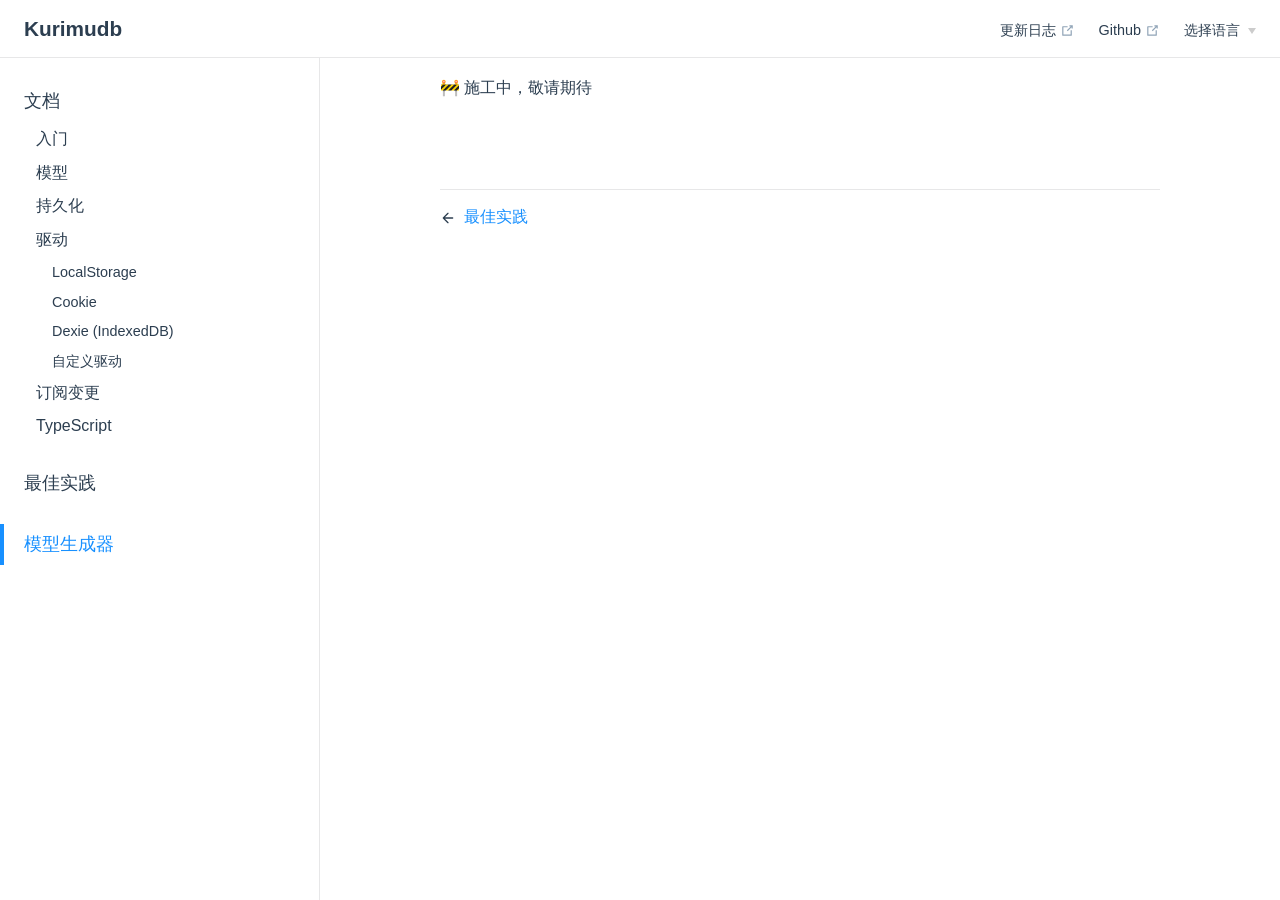
<file: modelCodeMaker.html>
<!DOCTYPE html>
<html lang="zh-CN">
  <head>
    <meta charset="utf-8">
    <meta name="viewport" content="width=device-width,initial-scale=1">
    <title>
      Kurimudb
    </title>
    <meta name="description" content="Just playing around.">
    <link rel="stylesheet" href="/assets/style.4ee98311.css">
    <link rel="modulepreload" href="/assets/Home.a3b9f555.js">
    <link rel="modulepreload" href="/assets/app.f73deccd.js">
    <link rel="modulepreload" href="/assets/modelCodeMaker.md.7ee6f86b.lean.js">
    <link rel="modulepreload" href="/assets/app.f73deccd.js">
    <link rel="icon" href="favicon.png">
    
  </head>
  <body>
    <div id="app"><!--[--><div class="theme"><header class="nav-bar" data-v-5df6160f><div class="sidebar-button" data-v-5df6160f><svg class="icon" xmlns="http://www.w3.org/2000/svg" aria-hidden="true" role="img" viewBox="0 0 448 512"><path fill="currentColor" d="M436 124H12c-6.627 0-12-5.373-12-12V80c0-6.627 5.373-12 12-12h424c6.627 0 12 5.373 12 12v32c0 6.627-5.373 12-12 12zm0 160H12c-6.627 0-12-5.373-12-12v-32c0-6.627 5.373-12 12-12h424c6.627 0 12 5.373 12 12v32c0 6.627-5.373 12-12 12zm0 160H12c-6.627 0-12-5.373-12-12v-32c0-6.627 5.373-12 12-12h424c6.627 0 12 5.373 12 12v32c0 6.627-5.373 12-12 12z" class></path></svg></div><a class="nav-bar-title" href="/" aria-label="Kurimudb, back to home" data-v-5df6160f data-v-8dbfef3c><!----> Kurimudb</a><div class="flex-grow" data-v-5df6160f></div><div class="nav" data-v-5df6160f><nav class="nav-links" data-v-5df6160f data-v-38e3b123><!--[--><div class="item" data-v-38e3b123><div class="nav-link" data-v-38e3b123 data-v-45eb32c6><a class="item isExternal" href="https://github.com/akirarika/kurimudb/releases" target="_blank" rel="noopener noreferrer" data-v-45eb32c6>更新日志 <svg class="icon outbound" xmlns="http://www.w3.org/2000/svg" aria-hidden="true" x="0px" y="0px" viewbox="0 0 100 100" width="15" height="15" data-v-45eb32c6><path fill="currentColor" d="M18.8,85.1h56l0,0c2.2,0,4-1.8,4-4v-32h-8v28h-48v-48h28v-8h-32l0,0c-2.2,0-4,1.8-4,4v56C14.8,83.3,16.6,85.1,18.8,85.1z"></path><polygon fill="currentColor" points="45.7,48.7 51.3,54.3 77.2,28.5 77.2,37.2 85.2,37.2 85.2,14.9 62.8,14.9 62.8,22.9 71.5,22.9"></polygon></svg></a></div></div><div class="item" data-v-38e3b123><div class="nav-link" data-v-38e3b123 data-v-45eb32c6><a class="item isExternal" href="https://github.com/akirarika/kurimudb" target="_blank" rel="noopener noreferrer" data-v-45eb32c6>Github <svg class="icon outbound" xmlns="http://www.w3.org/2000/svg" aria-hidden="true" x="0px" y="0px" viewbox="0 0 100 100" width="15" height="15" data-v-45eb32c6><path fill="currentColor" d="M18.8,85.1h56l0,0c2.2,0,4-1.8,4-4v-32h-8v28h-48v-48h28v-8h-32l0,0c-2.2,0-4,1.8-4,4v56C14.8,83.3,16.6,85.1,18.8,85.1z"></path><polygon fill="currentColor" points="45.7,48.7 51.3,54.3 77.2,28.5 77.2,37.2 85.2,37.2 85.2,14.9 62.8,14.9 62.8,22.9 71.5,22.9"></polygon></svg></a></div></div><!--]--><div class="item" data-v-38e3b123><div class="nav-dropdown-link" data-v-38e3b123 data-v-6bbf01f6><button class="button" data-v-6bbf01f6><span class="button-text" data-v-6bbf01f6>选择语言</span><span class="right button-arrow" data-v-6bbf01f6></span></button><ul class="dialog" data-v-6bbf01f6><!--[--><li class="dialog-item" data-v-6bbf01f6><div class="nav-dropdown-link-item" data-v-6bbf01f6 data-v-d552fd76><a class="item active" href="/modelCodeMaker.html" data-v-d552fd76><span class="arrow" data-v-d552fd76></span><span class="text" data-v-d552fd76>简体中文</span><span class="icon" data-v-d552fd76><!----></span></a></div></li><li class="dialog-item" data-v-6bbf01f6><div class="nav-dropdown-link-item" data-v-6bbf01f6 data-v-d552fd76><a class="item" href="/en/modelCodeMaker.html" data-v-d552fd76><span class="arrow" data-v-d552fd76></span><span class="text" data-v-d552fd76>English</span><span class="icon" data-v-d552fd76><!----></span></a></div></li><!--]--></ul></div></div><!----></nav></div><!--[--><!--]--></header><aside class="sidebar" data-v-58e261f2><nav class="nav-links nav" data-v-58e261f2 data-v-38e3b123><!--[--><div class="item" data-v-38e3b123><div class="nav-link" data-v-38e3b123 data-v-45eb32c6><a class="item isExternal" href="https://github.com/akirarika/kurimudb/releases" target="_blank" rel="noopener noreferrer" data-v-45eb32c6>更新日志 <svg class="icon outbound" xmlns="http://www.w3.org/2000/svg" aria-hidden="true" x="0px" y="0px" viewbox="0 0 100 100" width="15" height="15" data-v-45eb32c6><path fill="currentColor" d="M18.8,85.1h56l0,0c2.2,0,4-1.8,4-4v-32h-8v28h-48v-48h28v-8h-32l0,0c-2.2,0-4,1.8-4,4v56C14.8,83.3,16.6,85.1,18.8,85.1z"></path><polygon fill="currentColor" points="45.7,48.7 51.3,54.3 77.2,28.5 77.2,37.2 85.2,37.2 85.2,14.9 62.8,14.9 62.8,22.9 71.5,22.9"></polygon></svg></a></div></div><div class="item" data-v-38e3b123><div class="nav-link" data-v-38e3b123 data-v-45eb32c6><a class="item isExternal" href="https://github.com/akirarika/kurimudb" target="_blank" rel="noopener noreferrer" data-v-45eb32c6>Github <svg class="icon outbound" xmlns="http://www.w3.org/2000/svg" aria-hidden="true" x="0px" y="0px" viewbox="0 0 100 100" width="15" height="15" data-v-45eb32c6><path fill="currentColor" d="M18.8,85.1h56l0,0c2.2,0,4-1.8,4-4v-32h-8v28h-48v-48h28v-8h-32l0,0c-2.2,0-4,1.8-4,4v56C14.8,83.3,16.6,85.1,18.8,85.1z"></path><polygon fill="currentColor" points="45.7,48.7 51.3,54.3 77.2,28.5 77.2,37.2 85.2,37.2 85.2,14.9 62.8,14.9 62.8,22.9 71.5,22.9"></polygon></svg></a></div></div><!--]--><div class="item" data-v-38e3b123><div class="nav-dropdown-link" data-v-38e3b123 data-v-6bbf01f6><button class="button" data-v-6bbf01f6><span class="button-text" data-v-6bbf01f6>选择语言</span><span class="right button-arrow" data-v-6bbf01f6></span></button><ul class="dialog" data-v-6bbf01f6><!--[--><li class="dialog-item" data-v-6bbf01f6><div class="nav-dropdown-link-item" data-v-6bbf01f6 data-v-d552fd76><a class="item active" href="/modelCodeMaker.html" data-v-d552fd76><span class="arrow" data-v-d552fd76></span><span class="text" data-v-d552fd76>简体中文</span><span class="icon" data-v-d552fd76><!----></span></a></div></li><li class="dialog-item" data-v-6bbf01f6><div class="nav-dropdown-link-item" data-v-6bbf01f6 data-v-d552fd76><a class="item" href="/en/modelCodeMaker.html" data-v-d552fd76><span class="arrow" data-v-d552fd76></span><span class="text" data-v-d552fd76>English</span><span class="icon" data-v-d552fd76><!----></span></a></div></li><!--]--></ul></div></div><!----></nav><!--[--><!--]--><ul class="sidebar-links" data-v-58e261f2><!--[--><li class="sidebar-link" data-v-58e261f2 data-v-58e261f2><p class="sidebar-link-item" data-v-58e261f2>文档</p><ul class="sidebar-links" data-v-58e261f2><li class="sidebar-link" data-v-58e261f2 data-v-58e261f2><a class="sidebar-link-item" href="/intro" data-v-58e261f2>入门</a><!----></li><li class="sidebar-link" data-v-58e261f2 data-v-58e261f2><a class="sidebar-link-item" href="/model" data-v-58e261f2>模型</a><!----></li><li class="sidebar-link" data-v-58e261f2 data-v-58e261f2><a class="sidebar-link-item" href="/persistence" data-v-58e261f2>持久化</a><!----></li><li class="sidebar-link" data-v-58e261f2 data-v-58e261f2><p class="sidebar-link-item" data-v-58e261f2>驱动</p><ul class="sidebar-links" data-v-58e261f2><li class="sidebar-link" data-v-58e261f2 data-v-58e261f2><a class="sidebar-link-item" href="/drivers/localstorage" data-v-58e261f2>LocalStorage</a><!----></li><li class="sidebar-link" data-v-58e261f2 data-v-58e261f2><a class="sidebar-link-item" href="/drivers/cookie" data-v-58e261f2>Cookie</a><!----></li><li class="sidebar-link" data-v-58e261f2 data-v-58e261f2><a class="sidebar-link-item" href="/drivers/dexie" data-v-58e261f2>Dexie (IndexedDB)</a><!----></li><li class="sidebar-link" data-v-58e261f2 data-v-58e261f2><a class="sidebar-link-item" href="/drivers/custom-driver" data-v-58e261f2>自定义驱动</a><!----></li></ul></li><li class="sidebar-link" data-v-58e261f2 data-v-58e261f2><a class="sidebar-link-item" href="/subscribe" data-v-58e261f2>订阅变更</a><!----></li><li class="sidebar-link" data-v-58e261f2 data-v-58e261f2><a class="sidebar-link-item" href="/typescript" data-v-58e261f2>TypeScript</a><!----></li></ul></li><li class="sidebar-link" data-v-58e261f2 data-v-58e261f2><a class="sidebar-link-item" href="/bestPractices" data-v-58e261f2>最佳实践</a><!----></li><li class="sidebar-link" data-v-58e261f2 data-v-58e261f2><a class="sidebar-link-item active" href="/modelCodeMaker" data-v-58e261f2>模型生成器</a><!----></li><!--]--></ul><!--[--><!--]--></aside><!-- TODO: make this button accessible --><div class="sidebar-mask"></div><main class="page" data-v-d36a7fda><div class="container" data-v-d36a7fda><!--[--><!--]--><div class="content" data-v-d36a7fda><div data-v-d36a7fda><p>🚧 施工中，敬请期待</p></div></div><footer class="page-footer" data-v-d36a7fda data-v-5a019cc9><div class="edit" data-v-5a019cc9><div class="edit-link" data-v-5a019cc9 data-v-3ae295f1><!----></div></div><div class="updated" data-v-5a019cc9><!----></div></footer><div class="next-and-prev-link" data-v-d36a7fda data-v-6683615c><div class="container" data-v-6683615c><div class="prev" data-v-6683615c><a class="link" href="/bestPractices" data-v-6683615c><svg xmlns="http://www.w3.org/2000/svg" viewbox="0 0 24 24" class="icon icon-prev" data-v-6683615c><path d="M19,11H7.4l5.3-5.3c0.4-0.4,0.4-1,0-1.4s-1-0.4-1.4,0l-7,7c-0.1,0.1-0.2,0.2-0.2,0.3c-0.1,0.2-0.1,0.5,0,0.8c0.1,0.1,0.1,0.2,0.2,0.3l7,7c0.2,0.2,0.5,0.3,0.7,0.3s0.5-0.1,0.7-0.3c0.4-0.4,0.4-1,0-1.4L7.4,13H19c0.6,0,1-0.4,1-1S19.6,11,19,11z"></path></svg><span class="text" data-v-6683615c>最佳实践</span></a></div><div class="next" data-v-6683615c><!----></div></div></div><!--[--><!--]--></div></main></div><!----><!--]--></div>
    <script>__VP_HASH_MAP__ = JSON.parse("{\"bestpractices.md\":\"8d1e0a62\",\"index.md\":\"a15addd6\",\"intro.md\":\"8d3476f7\",\"model.md\":\"d3d70162\",\"modelcodemaker.md\":\"7ee6f86b\",\"persistence.md\":\"03e7498a\",\"subscribe.md\":\"a7df8d7e\",\"typescript.md\":\"9c0c6d28\",\"drivers_cookie.md\":\"b210d43b\",\"drivers_custom-driver.md\":\"dc3cb9aa\",\"drivers_dexie.md\":\"e8853c36\",\"drivers_localstorage.md\":\"59b95e2a\",\"en_index.md\":\"558a6fd9\"}")</script>
    <script type="module" async src="/assets/app.f73deccd.js"></script>
  </body>
</html>
</file>
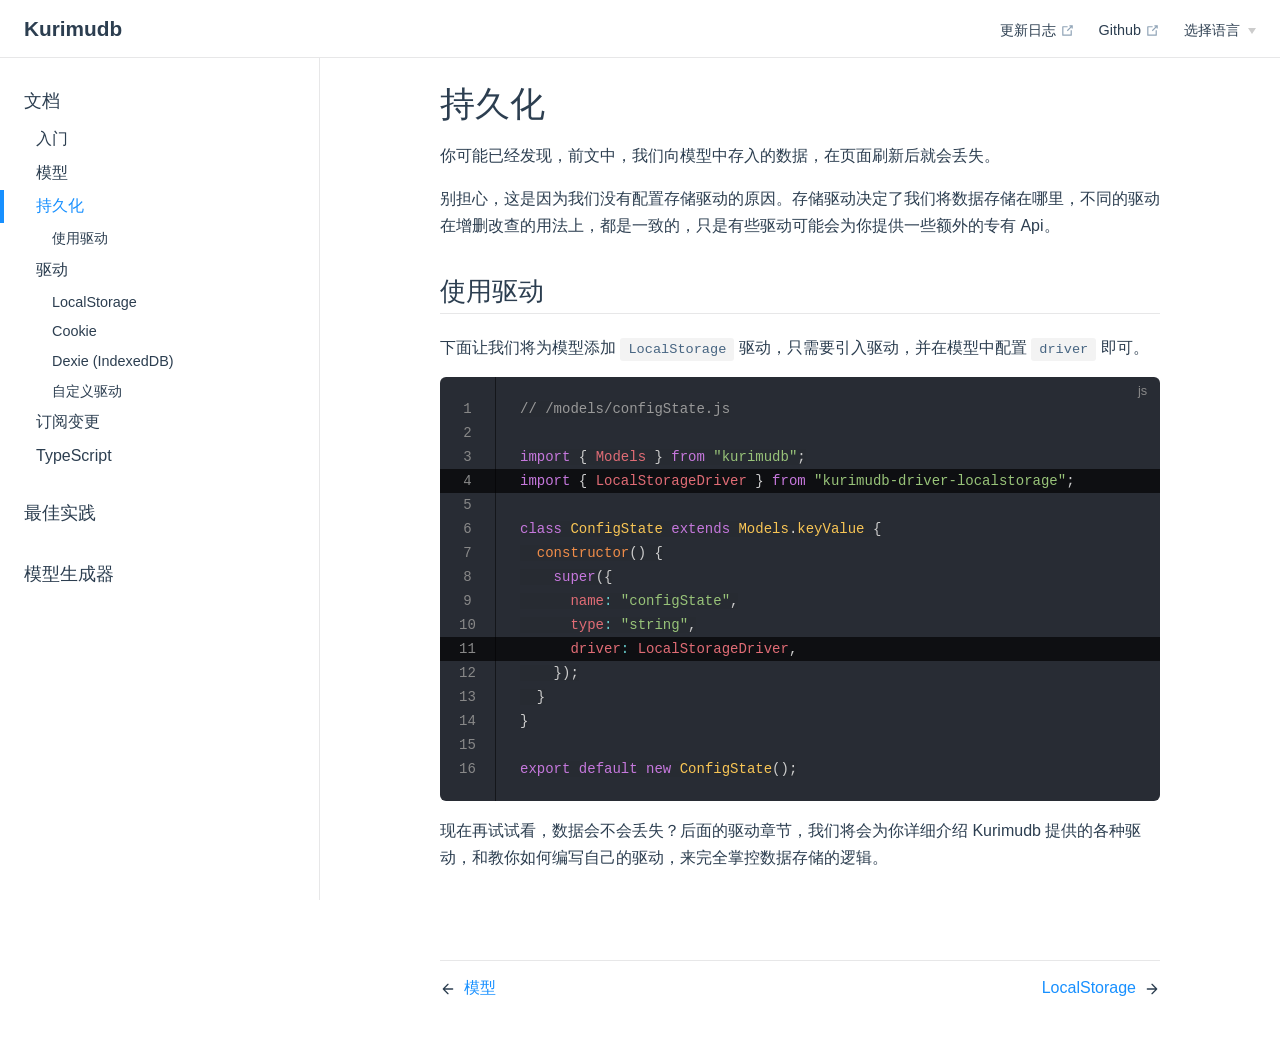
<file: persistence.html>
<!DOCTYPE html>
<html lang="zh-CN">
  <head>
    <meta charset="utf-8">
    <meta name="viewport" content="width=device-width,initial-scale=1">
    <title>
      持久化 | Kurimudb
    </title>
    <meta name="description" content="Just playing around.">
    <link rel="stylesheet" href="/assets/style.4ee98311.css">
    <link rel="modulepreload" href="/assets/Home.a3b9f555.js">
    <link rel="modulepreload" href="/assets/app.f73deccd.js">
    <link rel="modulepreload" href="/assets/persistence.md.03e7498a.lean.js">
    <link rel="modulepreload" href="/assets/app.f73deccd.js">
    <link rel="icon" href="favicon.png">
    
  </head>
  <body>
    <div id="app"><!--[--><div class="theme"><header class="nav-bar" data-v-5df6160f><div class="sidebar-button" data-v-5df6160f><svg class="icon" xmlns="http://www.w3.org/2000/svg" aria-hidden="true" role="img" viewBox="0 0 448 512"><path fill="currentColor" d="M436 124H12c-6.627 0-12-5.373-12-12V80c0-6.627 5.373-12 12-12h424c6.627 0 12 5.373 12 12v32c0 6.627-5.373 12-12 12zm0 160H12c-6.627 0-12-5.373-12-12v-32c0-6.627 5.373-12 12-12h424c6.627 0 12 5.373 12 12v32c0 6.627-5.373 12-12 12zm0 160H12c-6.627 0-12-5.373-12-12v-32c0-6.627 5.373-12 12-12h424c6.627 0 12 5.373 12 12v32c0 6.627-5.373 12-12 12z" class></path></svg></div><a class="nav-bar-title" href="/" aria-label="Kurimudb, back to home" data-v-5df6160f data-v-8dbfef3c><!----> Kurimudb</a><div class="flex-grow" data-v-5df6160f></div><div class="nav" data-v-5df6160f><nav class="nav-links" data-v-5df6160f data-v-38e3b123><!--[--><div class="item" data-v-38e3b123><div class="nav-link" data-v-38e3b123 data-v-45eb32c6><a class="item isExternal" href="https://github.com/akirarika/kurimudb/releases" target="_blank" rel="noopener noreferrer" data-v-45eb32c6>更新日志 <svg class="icon outbound" xmlns="http://www.w3.org/2000/svg" aria-hidden="true" x="0px" y="0px" viewbox="0 0 100 100" width="15" height="15" data-v-45eb32c6><path fill="currentColor" d="M18.8,85.1h56l0,0c2.2,0,4-1.8,4-4v-32h-8v28h-48v-48h28v-8h-32l0,0c-2.2,0-4,1.8-4,4v56C14.8,83.3,16.6,85.1,18.8,85.1z"></path><polygon fill="currentColor" points="45.7,48.7 51.3,54.3 77.2,28.5 77.2,37.2 85.2,37.2 85.2,14.9 62.8,14.9 62.8,22.9 71.5,22.9"></polygon></svg></a></div></div><div class="item" data-v-38e3b123><div class="nav-link" data-v-38e3b123 data-v-45eb32c6><a class="item isExternal" href="https://github.com/akirarika/kurimudb" target="_blank" rel="noopener noreferrer" data-v-45eb32c6>Github <svg class="icon outbound" xmlns="http://www.w3.org/2000/svg" aria-hidden="true" x="0px" y="0px" viewbox="0 0 100 100" width="15" height="15" data-v-45eb32c6><path fill="currentColor" d="M18.8,85.1h56l0,0c2.2,0,4-1.8,4-4v-32h-8v28h-48v-48h28v-8h-32l0,0c-2.2,0-4,1.8-4,4v56C14.8,83.3,16.6,85.1,18.8,85.1z"></path><polygon fill="currentColor" points="45.7,48.7 51.3,54.3 77.2,28.5 77.2,37.2 85.2,37.2 85.2,14.9 62.8,14.9 62.8,22.9 71.5,22.9"></polygon></svg></a></div></div><!--]--><div class="item" data-v-38e3b123><div class="nav-dropdown-link" data-v-38e3b123 data-v-6bbf01f6><button class="button" data-v-6bbf01f6><span class="button-text" data-v-6bbf01f6>选择语言</span><span class="right button-arrow" data-v-6bbf01f6></span></button><ul class="dialog" data-v-6bbf01f6><!--[--><li class="dialog-item" data-v-6bbf01f6><div class="nav-dropdown-link-item" data-v-6bbf01f6 data-v-d552fd76><a class="item active" href="/persistence.html" data-v-d552fd76><span class="arrow" data-v-d552fd76></span><span class="text" data-v-d552fd76>简体中文</span><span class="icon" data-v-d552fd76><!----></span></a></div></li><li class="dialog-item" data-v-6bbf01f6><div class="nav-dropdown-link-item" data-v-6bbf01f6 data-v-d552fd76><a class="item" href="/en/persistence.html" data-v-d552fd76><span class="arrow" data-v-d552fd76></span><span class="text" data-v-d552fd76>English</span><span class="icon" data-v-d552fd76><!----></span></a></div></li><!--]--></ul></div></div><!----></nav></div><!--[--><!--]--></header><aside class="sidebar" data-v-58e261f2><nav class="nav-links nav" data-v-58e261f2 data-v-38e3b123><!--[--><div class="item" data-v-38e3b123><div class="nav-link" data-v-38e3b123 data-v-45eb32c6><a class="item isExternal" href="https://github.com/akirarika/kurimudb/releases" target="_blank" rel="noopener noreferrer" data-v-45eb32c6>更新日志 <svg class="icon outbound" xmlns="http://www.w3.org/2000/svg" aria-hidden="true" x="0px" y="0px" viewbox="0 0 100 100" width="15" height="15" data-v-45eb32c6><path fill="currentColor" d="M18.8,85.1h56l0,0c2.2,0,4-1.8,4-4v-32h-8v28h-48v-48h28v-8h-32l0,0c-2.2,0-4,1.8-4,4v56C14.8,83.3,16.6,85.1,18.8,85.1z"></path><polygon fill="currentColor" points="45.7,48.7 51.3,54.3 77.2,28.5 77.2,37.2 85.2,37.2 85.2,14.9 62.8,14.9 62.8,22.9 71.5,22.9"></polygon></svg></a></div></div><div class="item" data-v-38e3b123><div class="nav-link" data-v-38e3b123 data-v-45eb32c6><a class="item isExternal" href="https://github.com/akirarika/kurimudb" target="_blank" rel="noopener noreferrer" data-v-45eb32c6>Github <svg class="icon outbound" xmlns="http://www.w3.org/2000/svg" aria-hidden="true" x="0px" y="0px" viewbox="0 0 100 100" width="15" height="15" data-v-45eb32c6><path fill="currentColor" d="M18.8,85.1h56l0,0c2.2,0,4-1.8,4-4v-32h-8v28h-48v-48h28v-8h-32l0,0c-2.2,0-4,1.8-4,4v56C14.8,83.3,16.6,85.1,18.8,85.1z"></path><polygon fill="currentColor" points="45.7,48.7 51.3,54.3 77.2,28.5 77.2,37.2 85.2,37.2 85.2,14.9 62.8,14.9 62.8,22.9 71.5,22.9"></polygon></svg></a></div></div><!--]--><div class="item" data-v-38e3b123><div class="nav-dropdown-link" data-v-38e3b123 data-v-6bbf01f6><button class="button" data-v-6bbf01f6><span class="button-text" data-v-6bbf01f6>选择语言</span><span class="right button-arrow" data-v-6bbf01f6></span></button><ul class="dialog" data-v-6bbf01f6><!--[--><li class="dialog-item" data-v-6bbf01f6><div class="nav-dropdown-link-item" data-v-6bbf01f6 data-v-d552fd76><a class="item active" href="/persistence.html" data-v-d552fd76><span class="arrow" data-v-d552fd76></span><span class="text" data-v-d552fd76>简体中文</span><span class="icon" data-v-d552fd76><!----></span></a></div></li><li class="dialog-item" data-v-6bbf01f6><div class="nav-dropdown-link-item" data-v-6bbf01f6 data-v-d552fd76><a class="item" href="/en/persistence.html" data-v-d552fd76><span class="arrow" data-v-d552fd76></span><span class="text" data-v-d552fd76>English</span><span class="icon" data-v-d552fd76><!----></span></a></div></li><!--]--></ul></div></div><!----></nav><!--[--><!--]--><ul class="sidebar-links" data-v-58e261f2><!--[--><li class="sidebar-link" data-v-58e261f2 data-v-58e261f2><p class="sidebar-link-item" data-v-58e261f2>文档</p><ul class="sidebar-links" data-v-58e261f2><li class="sidebar-link" data-v-58e261f2 data-v-58e261f2><a class="sidebar-link-item" href="/intro" data-v-58e261f2>入门</a><!----></li><li class="sidebar-link" data-v-58e261f2 data-v-58e261f2><a class="sidebar-link-item" href="/model" data-v-58e261f2>模型</a><!----></li><li class="sidebar-link" data-v-58e261f2 data-v-58e261f2><a class="sidebar-link-item active" href="/persistence" data-v-58e261f2>持久化</a><ul class="sidebar-links" data-v-58e261f2><li class="sidebar-link" data-v-58e261f2 data-v-58e261f2><a class="sidebar-link-item" href="#使用驱动" data-v-58e261f2>使用驱动</a><!----></li></ul></li><li class="sidebar-link" data-v-58e261f2 data-v-58e261f2><p class="sidebar-link-item" data-v-58e261f2>驱动</p><ul class="sidebar-links" data-v-58e261f2><li class="sidebar-link" data-v-58e261f2 data-v-58e261f2><a class="sidebar-link-item" href="/drivers/localstorage" data-v-58e261f2>LocalStorage</a><!----></li><li class="sidebar-link" data-v-58e261f2 data-v-58e261f2><a class="sidebar-link-item" href="/drivers/cookie" data-v-58e261f2>Cookie</a><!----></li><li class="sidebar-link" data-v-58e261f2 data-v-58e261f2><a class="sidebar-link-item" href="/drivers/dexie" data-v-58e261f2>Dexie (IndexedDB)</a><!----></li><li class="sidebar-link" data-v-58e261f2 data-v-58e261f2><a class="sidebar-link-item" href="/drivers/custom-driver" data-v-58e261f2>自定义驱动</a><!----></li></ul></li><li class="sidebar-link" data-v-58e261f2 data-v-58e261f2><a class="sidebar-link-item" href="/subscribe" data-v-58e261f2>订阅变更</a><!----></li><li class="sidebar-link" data-v-58e261f2 data-v-58e261f2><a class="sidebar-link-item" href="/typescript" data-v-58e261f2>TypeScript</a><!----></li></ul></li><li class="sidebar-link" data-v-58e261f2 data-v-58e261f2><a class="sidebar-link-item" href="/bestPractices" data-v-58e261f2>最佳实践</a><!----></li><li class="sidebar-link" data-v-58e261f2 data-v-58e261f2><a class="sidebar-link-item" href="/modelCodeMaker" data-v-58e261f2>模型生成器</a><!----></li><!--]--></ul><!--[--><!--]--></aside><!-- TODO: make this button accessible --><div class="sidebar-mask"></div><main class="page" data-v-d36a7fda><div class="container" data-v-d36a7fda><!--[--><!--]--><div class="content" data-v-d36a7fda><div data-v-d36a7fda><h1 id="持久化"><a class="header-anchor" href="#持久化" aria-hidden="true">#</a> 持久化</h1><p>你可能已经发现，前文中，我们向模型中存入的数据，在<strong>页面刷新后就会丢失</strong>。</p><p>别担心，这是因为我们没有配置存储驱动的原因。存储驱动决定了我们将数据存储在哪里，不同的驱动在增删改查的用法上，都是一致的，只是有些驱动可能会为你提供一些额外的专有 Api。</p><h2 id="使用驱动"><a class="header-anchor" href="#使用驱动" aria-hidden="true">#</a> 使用驱动</h2><p>下面让我们将为模型添加 <code>LocalStorage</code> 驱动，只需要引入驱动，并在模型中配置 <code>driver</code> 即可。</p><div class="language-js line-numbers-mode"><div class="highlight-lines"><br><br><br><div class="highlighted"> </div><br><br><br><br><br><br><div class="highlighted"> </div><br><br><br><br><br><br></div><pre><code><span class="token comment">// /models/configState.js</span>

<span class="token keyword">import</span> <span class="token punctuation">{</span> Models <span class="token punctuation">}</span> <span class="token keyword">from</span> <span class="token string">&quot;kurimudb&quot;</span><span class="token punctuation">;</span>
<span class="token keyword">import</span> <span class="token punctuation">{</span> LocalStorageDriver <span class="token punctuation">}</span> <span class="token keyword">from</span> <span class="token string">&quot;kurimudb-driver-localstorage&quot;</span><span class="token punctuation">;</span>

<span class="token keyword">class</span> <span class="token class-name">ConfigState</span> <span class="token keyword">extends</span> <span class="token class-name">Models<span class="token punctuation">.</span>keyValue</span> <span class="token punctuation">{</span>
  <span class="token function">constructor</span><span class="token punctuation">(</span><span class="token punctuation">)</span> <span class="token punctuation">{</span>
    <span class="token keyword">super</span><span class="token punctuation">(</span><span class="token punctuation">{</span>
      name<span class="token operator">:</span> <span class="token string">&quot;configState&quot;</span><span class="token punctuation">,</span>
      type<span class="token operator">:</span> <span class="token string">&quot;string&quot;</span><span class="token punctuation">,</span>
      driver<span class="token operator">:</span> LocalStorageDriver<span class="token punctuation">,</span>
    <span class="token punctuation">}</span><span class="token punctuation">)</span><span class="token punctuation">;</span>
  <span class="token punctuation">}</span>
<span class="token punctuation">}</span>

<span class="token keyword">export</span> <span class="token keyword">default</span> <span class="token keyword">new</span> <span class="token class-name">ConfigState</span><span class="token punctuation">(</span><span class="token punctuation">)</span><span class="token punctuation">;</span>
</code></pre><div class="line-numbers-wrapper"><span class="line-number">1</span><br><span class="line-number">2</span><br><span class="line-number">3</span><br><span class="line-number">4</span><br><span class="line-number">5</span><br><span class="line-number">6</span><br><span class="line-number">7</span><br><span class="line-number">8</span><br><span class="line-number">9</span><br><span class="line-number">10</span><br><span class="line-number">11</span><br><span class="line-number">12</span><br><span class="line-number">13</span><br><span class="line-number">14</span><br><span class="line-number">15</span><br><span class="line-number">16</span><br></div></div><p>现在再试试看，数据会不会丢失？后面的驱动章节，我们将会为你详细介绍 Kurimudb 提供的各种驱动，和教你如何编写自己的驱动，来完全掌控数据存储的逻辑。</p></div></div><footer class="page-footer" data-v-d36a7fda data-v-5a019cc9><div class="edit" data-v-5a019cc9><div class="edit-link" data-v-5a019cc9 data-v-3ae295f1><!----></div></div><div class="updated" data-v-5a019cc9><!----></div></footer><div class="next-and-prev-link" data-v-d36a7fda data-v-6683615c><div class="container" data-v-6683615c><div class="prev" data-v-6683615c><a class="link" href="/model" data-v-6683615c><svg xmlns="http://www.w3.org/2000/svg" viewbox="0 0 24 24" class="icon icon-prev" data-v-6683615c><path d="M19,11H7.4l5.3-5.3c0.4-0.4,0.4-1,0-1.4s-1-0.4-1.4,0l-7,7c-0.1,0.1-0.2,0.2-0.2,0.3c-0.1,0.2-0.1,0.5,0,0.8c0.1,0.1,0.1,0.2,0.2,0.3l7,7c0.2,0.2,0.5,0.3,0.7,0.3s0.5-0.1,0.7-0.3c0.4-0.4,0.4-1,0-1.4L7.4,13H19c0.6,0,1-0.4,1-1S19.6,11,19,11z"></path></svg><span class="text" data-v-6683615c>模型</span></a></div><div class="next" data-v-6683615c><a class="link" href="/drivers/localstorage" data-v-6683615c><span class="text" data-v-6683615c>LocalStorage</span><svg xmlns="http://www.w3.org/2000/svg" viewbox="0 0 24 24" class="icon icon-next" data-v-6683615c><path d="M19.9,12.4c0.1-0.2,0.1-0.5,0-0.8c-0.1-0.1-0.1-0.2-0.2-0.3l-7-7c-0.4-0.4-1-0.4-1.4,0s-0.4,1,0,1.4l5.3,5.3H5c-0.6,0-1,0.4-1,1s0.4,1,1,1h11.6l-5.3,5.3c-0.4,0.4-0.4,1,0,1.4c0.2,0.2,0.5,0.3,0.7,0.3s0.5-0.1,0.7-0.3l7-7C19.8,12.6,19.9,12.5,19.9,12.4z"></path></svg></a></div></div></div><!--[--><!--]--></div></main></div><!----><!--]--></div>
    <script>__VP_HASH_MAP__ = JSON.parse("{\"bestpractices.md\":\"8d1e0a62\",\"index.md\":\"a15addd6\",\"intro.md\":\"8d3476f7\",\"model.md\":\"d3d70162\",\"modelcodemaker.md\":\"7ee6f86b\",\"persistence.md\":\"03e7498a\",\"subscribe.md\":\"a7df8d7e\",\"typescript.md\":\"9c0c6d28\",\"drivers_cookie.md\":\"b210d43b\",\"drivers_custom-driver.md\":\"dc3cb9aa\",\"drivers_dexie.md\":\"e8853c36\",\"drivers_localstorage.md\":\"59b95e2a\",\"en_index.md\":\"558a6fd9\"}")</script>
    <script type="module" async src="/assets/app.f73deccd.js"></script>
  </body>
</html>
</file>
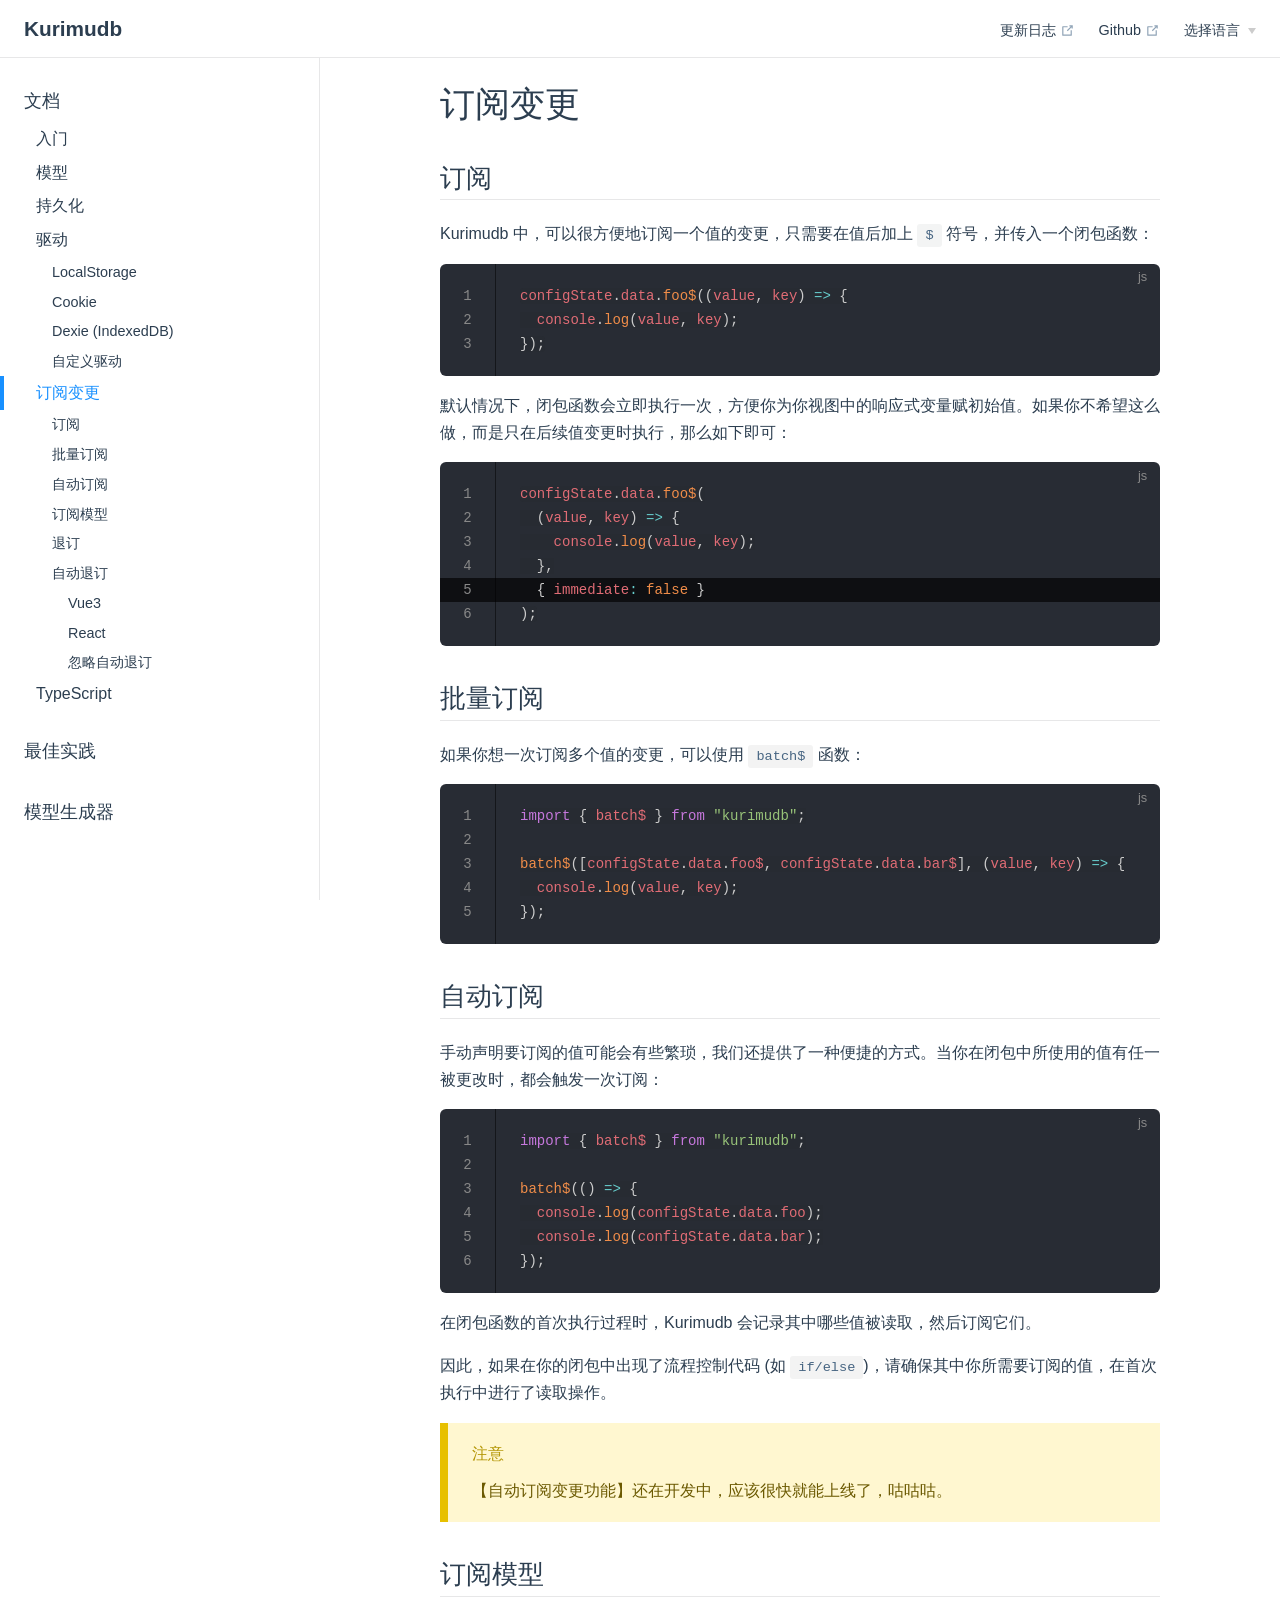
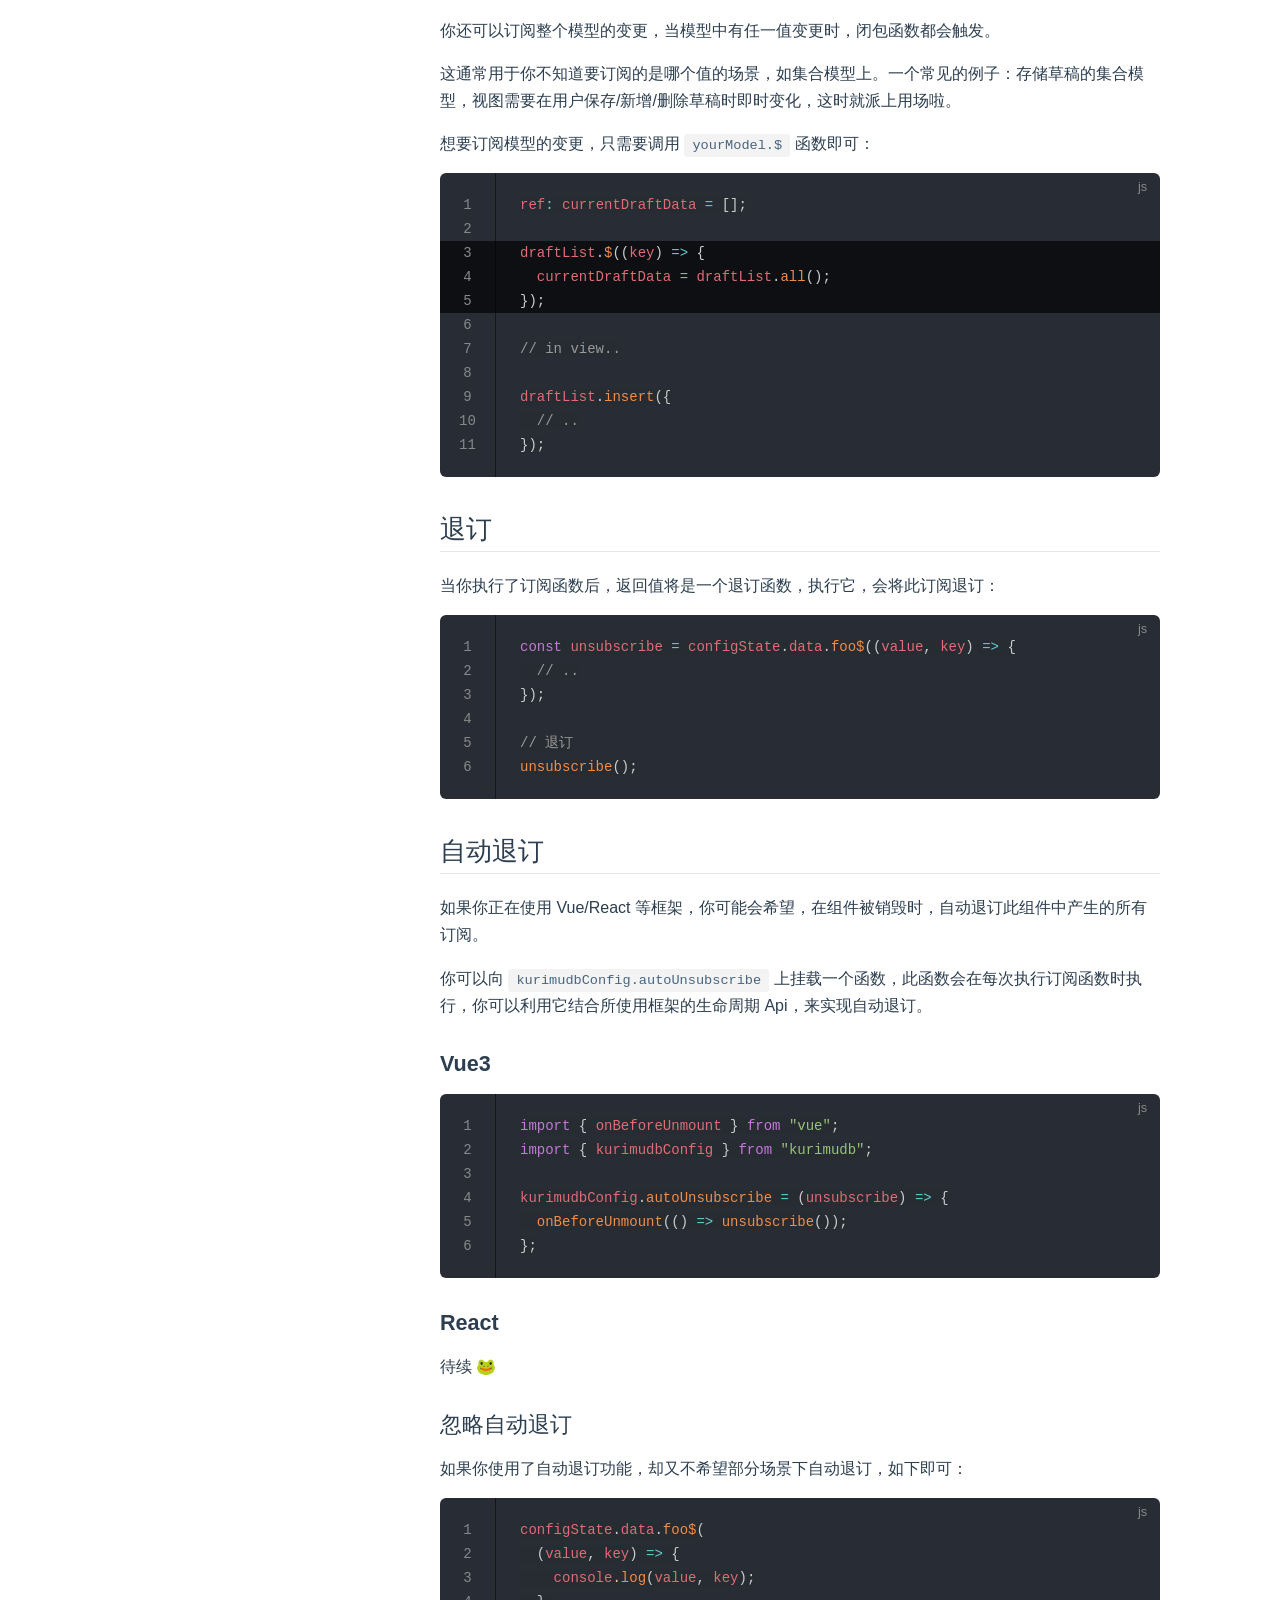
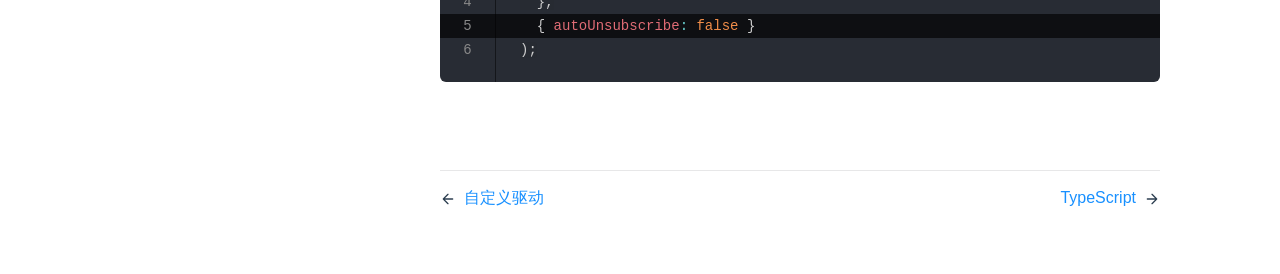
<file: subscribe.html>
<!DOCTYPE html>
<html lang="zh-CN">
  <head>
    <meta charset="utf-8">
    <meta name="viewport" content="width=device-width,initial-scale=1">
    <title>
      订阅变更 | Kurimudb
    </title>
    <meta name="description" content="Just playing around.">
    <link rel="stylesheet" href="/assets/style.4ee98311.css">
    <link rel="modulepreload" href="/assets/Home.a3b9f555.js">
    <link rel="modulepreload" href="/assets/app.f73deccd.js">
    <link rel="modulepreload" href="/assets/subscribe.md.a7df8d7e.lean.js">
    <link rel="modulepreload" href="/assets/app.f73deccd.js">
    <link rel="icon" href="favicon.png">
    
  </head>
  <body>
    <div id="app"><!--[--><div class="theme"><header class="nav-bar" data-v-5df6160f><div class="sidebar-button" data-v-5df6160f><svg class="icon" xmlns="http://www.w3.org/2000/svg" aria-hidden="true" role="img" viewBox="0 0 448 512"><path fill="currentColor" d="M436 124H12c-6.627 0-12-5.373-12-12V80c0-6.627 5.373-12 12-12h424c6.627 0 12 5.373 12 12v32c0 6.627-5.373 12-12 12zm0 160H12c-6.627 0-12-5.373-12-12v-32c0-6.627 5.373-12 12-12h424c6.627 0 12 5.373 12 12v32c0 6.627-5.373 12-12 12zm0 160H12c-6.627 0-12-5.373-12-12v-32c0-6.627 5.373-12 12-12h424c6.627 0 12 5.373 12 12v32c0 6.627-5.373 12-12 12z" class></path></svg></div><a class="nav-bar-title" href="/" aria-label="Kurimudb, back to home" data-v-5df6160f data-v-8dbfef3c><!----> Kurimudb</a><div class="flex-grow" data-v-5df6160f></div><div class="nav" data-v-5df6160f><nav class="nav-links" data-v-5df6160f data-v-38e3b123><!--[--><div class="item" data-v-38e3b123><div class="nav-link" data-v-38e3b123 data-v-45eb32c6><a class="item isExternal" href="https://github.com/akirarika/kurimudb/releases" target="_blank" rel="noopener noreferrer" data-v-45eb32c6>更新日志 <svg class="icon outbound" xmlns="http://www.w3.org/2000/svg" aria-hidden="true" x="0px" y="0px" viewbox="0 0 100 100" width="15" height="15" data-v-45eb32c6><path fill="currentColor" d="M18.8,85.1h56l0,0c2.2,0,4-1.8,4-4v-32h-8v28h-48v-48h28v-8h-32l0,0c-2.2,0-4,1.8-4,4v56C14.8,83.3,16.6,85.1,18.8,85.1z"></path><polygon fill="currentColor" points="45.7,48.7 51.3,54.3 77.2,28.5 77.2,37.2 85.2,37.2 85.2,14.9 62.8,14.9 62.8,22.9 71.5,22.9"></polygon></svg></a></div></div><div class="item" data-v-38e3b123><div class="nav-link" data-v-38e3b123 data-v-45eb32c6><a class="item isExternal" href="https://github.com/akirarika/kurimudb" target="_blank" rel="noopener noreferrer" data-v-45eb32c6>Github <svg class="icon outbound" xmlns="http://www.w3.org/2000/svg" aria-hidden="true" x="0px" y="0px" viewbox="0 0 100 100" width="15" height="15" data-v-45eb32c6><path fill="currentColor" d="M18.8,85.1h56l0,0c2.2,0,4-1.8,4-4v-32h-8v28h-48v-48h28v-8h-32l0,0c-2.2,0-4,1.8-4,4v56C14.8,83.3,16.6,85.1,18.8,85.1z"></path><polygon fill="currentColor" points="45.7,48.7 51.3,54.3 77.2,28.5 77.2,37.2 85.2,37.2 85.2,14.9 62.8,14.9 62.8,22.9 71.5,22.9"></polygon></svg></a></div></div><!--]--><div class="item" data-v-38e3b123><div class="nav-dropdown-link" data-v-38e3b123 data-v-6bbf01f6><button class="button" data-v-6bbf01f6><span class="button-text" data-v-6bbf01f6>选择语言</span><span class="right button-arrow" data-v-6bbf01f6></span></button><ul class="dialog" data-v-6bbf01f6><!--[--><li class="dialog-item" data-v-6bbf01f6><div class="nav-dropdown-link-item" data-v-6bbf01f6 data-v-d552fd76><a class="item active" href="/subscribe.html" data-v-d552fd76><span class="arrow" data-v-d552fd76></span><span class="text" data-v-d552fd76>简体中文</span><span class="icon" data-v-d552fd76><!----></span></a></div></li><li class="dialog-item" data-v-6bbf01f6><div class="nav-dropdown-link-item" data-v-6bbf01f6 data-v-d552fd76><a class="item" href="/en/subscribe.html" data-v-d552fd76><span class="arrow" data-v-d552fd76></span><span class="text" data-v-d552fd76>English</span><span class="icon" data-v-d552fd76><!----></span></a></div></li><!--]--></ul></div></div><!----></nav></div><!--[--><!--]--></header><aside class="sidebar" data-v-58e261f2><nav class="nav-links nav" data-v-58e261f2 data-v-38e3b123><!--[--><div class="item" data-v-38e3b123><div class="nav-link" data-v-38e3b123 data-v-45eb32c6><a class="item isExternal" href="https://github.com/akirarika/kurimudb/releases" target="_blank" rel="noopener noreferrer" data-v-45eb32c6>更新日志 <svg class="icon outbound" xmlns="http://www.w3.org/2000/svg" aria-hidden="true" x="0px" y="0px" viewbox="0 0 100 100" width="15" height="15" data-v-45eb32c6><path fill="currentColor" d="M18.8,85.1h56l0,0c2.2,0,4-1.8,4-4v-32h-8v28h-48v-48h28v-8h-32l0,0c-2.2,0-4,1.8-4,4v56C14.8,83.3,16.6,85.1,18.8,85.1z"></path><polygon fill="currentColor" points="45.7,48.7 51.3,54.3 77.2,28.5 77.2,37.2 85.2,37.2 85.2,14.9 62.8,14.9 62.8,22.9 71.5,22.9"></polygon></svg></a></div></div><div class="item" data-v-38e3b123><div class="nav-link" data-v-38e3b123 data-v-45eb32c6><a class="item isExternal" href="https://github.com/akirarika/kurimudb" target="_blank" rel="noopener noreferrer" data-v-45eb32c6>Github <svg class="icon outbound" xmlns="http://www.w3.org/2000/svg" aria-hidden="true" x="0px" y="0px" viewbox="0 0 100 100" width="15" height="15" data-v-45eb32c6><path fill="currentColor" d="M18.8,85.1h56l0,0c2.2,0,4-1.8,4-4v-32h-8v28h-48v-48h28v-8h-32l0,0c-2.2,0-4,1.8-4,4v56C14.8,83.3,16.6,85.1,18.8,85.1z"></path><polygon fill="currentColor" points="45.7,48.7 51.3,54.3 77.2,28.5 77.2,37.2 85.2,37.2 85.2,14.9 62.8,14.9 62.8,22.9 71.5,22.9"></polygon></svg></a></div></div><!--]--><div class="item" data-v-38e3b123><div class="nav-dropdown-link" data-v-38e3b123 data-v-6bbf01f6><button class="button" data-v-6bbf01f6><span class="button-text" data-v-6bbf01f6>选择语言</span><span class="right button-arrow" data-v-6bbf01f6></span></button><ul class="dialog" data-v-6bbf01f6><!--[--><li class="dialog-item" data-v-6bbf01f6><div class="nav-dropdown-link-item" data-v-6bbf01f6 data-v-d552fd76><a class="item active" href="/subscribe.html" data-v-d552fd76><span class="arrow" data-v-d552fd76></span><span class="text" data-v-d552fd76>简体中文</span><span class="icon" data-v-d552fd76><!----></span></a></div></li><li class="dialog-item" data-v-6bbf01f6><div class="nav-dropdown-link-item" data-v-6bbf01f6 data-v-d552fd76><a class="item" href="/en/subscribe.html" data-v-d552fd76><span class="arrow" data-v-d552fd76></span><span class="text" data-v-d552fd76>English</span><span class="icon" data-v-d552fd76><!----></span></a></div></li><!--]--></ul></div></div><!----></nav><!--[--><!--]--><ul class="sidebar-links" data-v-58e261f2><!--[--><li class="sidebar-link" data-v-58e261f2 data-v-58e261f2><p class="sidebar-link-item" data-v-58e261f2>文档</p><ul class="sidebar-links" data-v-58e261f2><li class="sidebar-link" data-v-58e261f2 data-v-58e261f2><a class="sidebar-link-item" href="/intro" data-v-58e261f2>入门</a><!----></li><li class="sidebar-link" data-v-58e261f2 data-v-58e261f2><a class="sidebar-link-item" href="/model" data-v-58e261f2>模型</a><!----></li><li class="sidebar-link" data-v-58e261f2 data-v-58e261f2><a class="sidebar-link-item" href="/persistence" data-v-58e261f2>持久化</a><!----></li><li class="sidebar-link" data-v-58e261f2 data-v-58e261f2><p class="sidebar-link-item" data-v-58e261f2>驱动</p><ul class="sidebar-links" data-v-58e261f2><li class="sidebar-link" data-v-58e261f2 data-v-58e261f2><a class="sidebar-link-item" href="/drivers/localstorage" data-v-58e261f2>LocalStorage</a><!----></li><li class="sidebar-link" data-v-58e261f2 data-v-58e261f2><a class="sidebar-link-item" href="/drivers/cookie" data-v-58e261f2>Cookie</a><!----></li><li class="sidebar-link" data-v-58e261f2 data-v-58e261f2><a class="sidebar-link-item" href="/drivers/dexie" data-v-58e261f2>Dexie (IndexedDB)</a><!----></li><li class="sidebar-link" data-v-58e261f2 data-v-58e261f2><a class="sidebar-link-item" href="/drivers/custom-driver" data-v-58e261f2>自定义驱动</a><!----></li></ul></li><li class="sidebar-link" data-v-58e261f2 data-v-58e261f2><a class="sidebar-link-item active" href="/subscribe" data-v-58e261f2>订阅变更</a><ul class="sidebar-links" data-v-58e261f2><li class="sidebar-link" data-v-58e261f2 data-v-58e261f2><a class="sidebar-link-item" href="#订阅" data-v-58e261f2>订阅</a><!----></li><li class="sidebar-link" data-v-58e261f2 data-v-58e261f2><a class="sidebar-link-item" href="#批量订阅" data-v-58e261f2>批量订阅</a><!----></li><li class="sidebar-link" data-v-58e261f2 data-v-58e261f2><a class="sidebar-link-item" href="#自动订阅" data-v-58e261f2>自动订阅</a><!----></li><li class="sidebar-link" data-v-58e261f2 data-v-58e261f2><a class="sidebar-link-item" href="#订阅模型" data-v-58e261f2>订阅模型</a><!----></li><li class="sidebar-link" data-v-58e261f2 data-v-58e261f2><a class="sidebar-link-item" href="#退订" data-v-58e261f2>退订</a><!----></li><li class="sidebar-link" data-v-58e261f2 data-v-58e261f2><a class="sidebar-link-item" href="#自动退订" data-v-58e261f2>自动退订</a><ul class="sidebar-links" data-v-58e261f2><li class="sidebar-link" data-v-58e261f2 data-v-58e261f2><a class="sidebar-link-item" href="#vue3" data-v-58e261f2>Vue3</a><!----></li><li class="sidebar-link" data-v-58e261f2 data-v-58e261f2><a class="sidebar-link-item" href="#react" data-v-58e261f2>React</a><!----></li><li class="sidebar-link" data-v-58e261f2 data-v-58e261f2><a class="sidebar-link-item" href="#忽略自动退订" data-v-58e261f2>忽略自动退订</a><!----></li></ul></li></ul></li><li class="sidebar-link" data-v-58e261f2 data-v-58e261f2><a class="sidebar-link-item" href="/typescript" data-v-58e261f2>TypeScript</a><!----></li></ul></li><li class="sidebar-link" data-v-58e261f2 data-v-58e261f2><a class="sidebar-link-item" href="/bestPractices" data-v-58e261f2>最佳实践</a><!----></li><li class="sidebar-link" data-v-58e261f2 data-v-58e261f2><a class="sidebar-link-item" href="/modelCodeMaker" data-v-58e261f2>模型生成器</a><!----></li><!--]--></ul><!--[--><!--]--></aside><!-- TODO: make this button accessible --><div class="sidebar-mask"></div><main class="page" data-v-d36a7fda><div class="container" data-v-d36a7fda><!--[--><!--]--><div class="content" data-v-d36a7fda><div data-v-d36a7fda><h1 id="订阅变更"><a class="header-anchor" href="#订阅变更" aria-hidden="true">#</a> 订阅变更</h1><h2 id="订阅"><a class="header-anchor" href="#订阅" aria-hidden="true">#</a> 订阅</h2><p>Kurimudb 中，可以很方便地订阅一个值的变更，只需要在值后加上 <code>$</code> 符号，并传入一个闭包函数：</p><div class="language-js line-numbers-mode"><pre><code>configState<span class="token punctuation">.</span>data<span class="token punctuation">.</span><span class="token function">foo$</span><span class="token punctuation">(</span><span class="token punctuation">(</span><span class="token parameter">value<span class="token punctuation">,</span> key</span><span class="token punctuation">)</span> <span class="token operator">=&gt;</span> <span class="token punctuation">{</span>
  console<span class="token punctuation">.</span><span class="token function">log</span><span class="token punctuation">(</span>value<span class="token punctuation">,</span> key<span class="token punctuation">)</span><span class="token punctuation">;</span>
<span class="token punctuation">}</span><span class="token punctuation">)</span><span class="token punctuation">;</span>
</code></pre><div class="line-numbers-wrapper"><span class="line-number">1</span><br><span class="line-number">2</span><br><span class="line-number">3</span><br></div></div><p>默认情况下，闭包函数会立即执行一次，方便你为你视图中的响应式变量赋初始值。如果你不希望这么做，而是只在后续值变更时执行，那么如下即可：</p><div class="language-js line-numbers-mode"><div class="highlight-lines"><br><br><br><br><div class="highlighted"> </div><br><br></div><pre><code>configState<span class="token punctuation">.</span>data<span class="token punctuation">.</span><span class="token function">foo$</span><span class="token punctuation">(</span>
  <span class="token punctuation">(</span><span class="token parameter">value<span class="token punctuation">,</span> key</span><span class="token punctuation">)</span> <span class="token operator">=&gt;</span> <span class="token punctuation">{</span>
    console<span class="token punctuation">.</span><span class="token function">log</span><span class="token punctuation">(</span>value<span class="token punctuation">,</span> key<span class="token punctuation">)</span><span class="token punctuation">;</span>
  <span class="token punctuation">}</span><span class="token punctuation">,</span>
  <span class="token punctuation">{</span> immediate<span class="token operator">:</span> <span class="token boolean">false</span> <span class="token punctuation">}</span>
<span class="token punctuation">)</span><span class="token punctuation">;</span>
</code></pre><div class="line-numbers-wrapper"><span class="line-number">1</span><br><span class="line-number">2</span><br><span class="line-number">3</span><br><span class="line-number">4</span><br><span class="line-number">5</span><br><span class="line-number">6</span><br></div></div><h2 id="批量订阅"><a class="header-anchor" href="#批量订阅" aria-hidden="true">#</a> 批量订阅</h2><p>如果你想一次订阅多个值的变更，可以使用 <code>batch$</code> 函数：</p><div class="language-js line-numbers-mode"><pre><code><span class="token keyword">import</span> <span class="token punctuation">{</span> batch$ <span class="token punctuation">}</span> <span class="token keyword">from</span> <span class="token string">&quot;kurimudb&quot;</span><span class="token punctuation">;</span>

<span class="token function">batch$</span><span class="token punctuation">(</span><span class="token punctuation">[</span>configState<span class="token punctuation">.</span>data<span class="token punctuation">.</span>foo$<span class="token punctuation">,</span> configState<span class="token punctuation">.</span>data<span class="token punctuation">.</span>bar$<span class="token punctuation">]</span><span class="token punctuation">,</span> <span class="token punctuation">(</span><span class="token parameter">value<span class="token punctuation">,</span> key</span><span class="token punctuation">)</span> <span class="token operator">=&gt;</span> <span class="token punctuation">{</span>
  console<span class="token punctuation">.</span><span class="token function">log</span><span class="token punctuation">(</span>value<span class="token punctuation">,</span> key<span class="token punctuation">)</span><span class="token punctuation">;</span>
<span class="token punctuation">}</span><span class="token punctuation">)</span><span class="token punctuation">;</span>
</code></pre><div class="line-numbers-wrapper"><span class="line-number">1</span><br><span class="line-number">2</span><br><span class="line-number">3</span><br><span class="line-number">4</span><br><span class="line-number">5</span><br></div></div><h2 id="自动订阅"><a class="header-anchor" href="#自动订阅" aria-hidden="true">#</a> 自动订阅</h2><p>手动声明要订阅的值可能会有些繁琐，我们还提供了一种便捷的方式。当你在闭包中所使用的值有任一被更改时，都会触发一次订阅：</p><div class="language-js line-numbers-mode"><pre><code><span class="token keyword">import</span> <span class="token punctuation">{</span> batch$ <span class="token punctuation">}</span> <span class="token keyword">from</span> <span class="token string">&quot;kurimudb&quot;</span><span class="token punctuation">;</span>

<span class="token function">batch$</span><span class="token punctuation">(</span><span class="token punctuation">(</span><span class="token punctuation">)</span> <span class="token operator">=&gt;</span> <span class="token punctuation">{</span>
  console<span class="token punctuation">.</span><span class="token function">log</span><span class="token punctuation">(</span>configState<span class="token punctuation">.</span>data<span class="token punctuation">.</span>foo<span class="token punctuation">)</span><span class="token punctuation">;</span>
  console<span class="token punctuation">.</span><span class="token function">log</span><span class="token punctuation">(</span>configState<span class="token punctuation">.</span>data<span class="token punctuation">.</span>bar<span class="token punctuation">)</span><span class="token punctuation">;</span>
<span class="token punctuation">}</span><span class="token punctuation">)</span><span class="token punctuation">;</span>
</code></pre><div class="line-numbers-wrapper"><span class="line-number">1</span><br><span class="line-number">2</span><br><span class="line-number">3</span><br><span class="line-number">4</span><br><span class="line-number">5</span><br><span class="line-number">6</span><br></div></div><p>在闭包函数的首次执行过程时，Kurimudb 会记录其中哪些值被读取，然后订阅它们。</p><p>因此，如果在你的闭包中出现了流程控制代码 (如 <code>if/else</code>)，请确保其中你所需要订阅的值，在首次执行中进行了读取操作。</p><div class="warning custom-block"><p class="custom-block-title">注意</p><p>【自动订阅变更功能】还在开发中，应该很快就能上线了，咕咕咕。</p></div><h2 id="订阅模型"><a class="header-anchor" href="#订阅模型" aria-hidden="true">#</a> 订阅模型</h2><p>你还可以订阅整个模型的变更，当模型中有任一值变更时，闭包函数都会触发。</p><p>这通常用于你不知道要订阅的是哪个值的场景，如<strong>集合模型</strong>上。一个常见的例子：存储草稿的集合模型，视图需要在用户保存/新增/删除草稿时即时变化，这时就派上用场啦。</p><p>想要订阅模型的变更，只需要调用 <code>yourModel.$</code> 函数即可：</p><div class="language-js line-numbers-mode"><div class="highlight-lines"><br><br><div class="highlighted"> </div><div class="highlighted"> </div><div class="highlighted"> </div><br><br><br><br><br><br><br></div><pre><code>ref<span class="token operator">:</span> currentDraftData <span class="token operator">=</span> <span class="token punctuation">[</span><span class="token punctuation">]</span><span class="token punctuation">;</span>

draftList<span class="token punctuation">.</span><span class="token function">$</span><span class="token punctuation">(</span><span class="token punctuation">(</span><span class="token parameter">key</span><span class="token punctuation">)</span> <span class="token operator">=&gt;</span> <span class="token punctuation">{</span>
  currentDraftData <span class="token operator">=</span> draftList<span class="token punctuation">.</span><span class="token function">all</span><span class="token punctuation">(</span><span class="token punctuation">)</span><span class="token punctuation">;</span>
<span class="token punctuation">}</span><span class="token punctuation">)</span><span class="token punctuation">;</span>

<span class="token comment">// in view..</span>

draftList<span class="token punctuation">.</span><span class="token function">insert</span><span class="token punctuation">(</span><span class="token punctuation">{</span>
  <span class="token comment">// ..</span>
<span class="token punctuation">}</span><span class="token punctuation">)</span><span class="token punctuation">;</span>
</code></pre><div class="line-numbers-wrapper"><span class="line-number">1</span><br><span class="line-number">2</span><br><span class="line-number">3</span><br><span class="line-number">4</span><br><span class="line-number">5</span><br><span class="line-number">6</span><br><span class="line-number">7</span><br><span class="line-number">8</span><br><span class="line-number">9</span><br><span class="line-number">10</span><br><span class="line-number">11</span><br></div></div><h2 id="退订"><a class="header-anchor" href="#退订" aria-hidden="true">#</a> 退订</h2><p>当你执行了订阅函数后，返回值将是一个退订函数，执行它，会将此订阅退订：</p><div class="language-js line-numbers-mode"><pre><code><span class="token keyword">const</span> unsubscribe <span class="token operator">=</span> configState<span class="token punctuation">.</span>data<span class="token punctuation">.</span><span class="token function">foo$</span><span class="token punctuation">(</span><span class="token punctuation">(</span><span class="token parameter">value<span class="token punctuation">,</span> key</span><span class="token punctuation">)</span> <span class="token operator">=&gt;</span> <span class="token punctuation">{</span>
  <span class="token comment">// ..</span>
<span class="token punctuation">}</span><span class="token punctuation">)</span><span class="token punctuation">;</span>

<span class="token comment">// 退订</span>
<span class="token function">unsubscribe</span><span class="token punctuation">(</span><span class="token punctuation">)</span><span class="token punctuation">;</span>
</code></pre><div class="line-numbers-wrapper"><span class="line-number">1</span><br><span class="line-number">2</span><br><span class="line-number">3</span><br><span class="line-number">4</span><br><span class="line-number">5</span><br><span class="line-number">6</span><br></div></div><h2 id="自动退订"><a class="header-anchor" href="#自动退订" aria-hidden="true">#</a> 自动退订</h2><p>如果你正在使用 Vue/React 等框架，你可能会希望，在组件被销毁时，自动退订此组件中产生的所有订阅。</p><p>你可以向 <code>kurimudbConfig.autoUnsubscribe</code> 上挂载一个函数，此函数会在每次执行订阅函数时执行，你可以利用它结合所使用框架的生命周期 Api，来实现自动退订。</p><h3 id="vue3"><a class="header-anchor" href="#vue3" aria-hidden="true">#</a> Vue3</h3><div class="language-js line-numbers-mode"><pre><code><span class="token keyword">import</span> <span class="token punctuation">{</span> onBeforeUnmount <span class="token punctuation">}</span> <span class="token keyword">from</span> <span class="token string">&quot;vue&quot;</span><span class="token punctuation">;</span>
<span class="token keyword">import</span> <span class="token punctuation">{</span> kurimudbConfig <span class="token punctuation">}</span> <span class="token keyword">from</span> <span class="token string">&quot;kurimudb&quot;</span><span class="token punctuation">;</span>

kurimudbConfig<span class="token punctuation">.</span><span class="token function-variable function">autoUnsubscribe</span> <span class="token operator">=</span> <span class="token punctuation">(</span><span class="token parameter">unsubscribe</span><span class="token punctuation">)</span> <span class="token operator">=&gt;</span> <span class="token punctuation">{</span>
  <span class="token function">onBeforeUnmount</span><span class="token punctuation">(</span><span class="token punctuation">(</span><span class="token punctuation">)</span> <span class="token operator">=&gt;</span> <span class="token function">unsubscribe</span><span class="token punctuation">(</span><span class="token punctuation">)</span><span class="token punctuation">)</span><span class="token punctuation">;</span>
<span class="token punctuation">}</span><span class="token punctuation">;</span>
</code></pre><div class="line-numbers-wrapper"><span class="line-number">1</span><br><span class="line-number">2</span><br><span class="line-number">3</span><br><span class="line-number">4</span><br><span class="line-number">5</span><br><span class="line-number">6</span><br></div></div><h3 id="react"><a class="header-anchor" href="#react" aria-hidden="true">#</a> React</h3><p>待续 🐸</p><h3 id="忽略自动退订"><a class="header-anchor" href="#忽略自动退订" aria-hidden="true">#</a> 忽略自动退订</h3><p>如果你使用了自动退订功能，却又不希望部分场景下自动退订，如下即可：</p><div class="language-js line-numbers-mode"><div class="highlight-lines"><br><br><br><br><div class="highlighted"> </div><br><br></div><pre><code>configState<span class="token punctuation">.</span>data<span class="token punctuation">.</span><span class="token function">foo$</span><span class="token punctuation">(</span>
  <span class="token punctuation">(</span><span class="token parameter">value<span class="token punctuation">,</span> key</span><span class="token punctuation">)</span> <span class="token operator">=&gt;</span> <span class="token punctuation">{</span>
    console<span class="token punctuation">.</span><span class="token function">log</span><span class="token punctuation">(</span>value<span class="token punctuation">,</span> key<span class="token punctuation">)</span><span class="token punctuation">;</span>
  <span class="token punctuation">}</span><span class="token punctuation">,</span>
  <span class="token punctuation">{</span> autoUnsubscribe<span class="token operator">:</span> <span class="token boolean">false</span> <span class="token punctuation">}</span>
<span class="token punctuation">)</span><span class="token punctuation">;</span>
</code></pre><div class="line-numbers-wrapper"><span class="line-number">1</span><br><span class="line-number">2</span><br><span class="line-number">3</span><br><span class="line-number">4</span><br><span class="line-number">5</span><br><span class="line-number">6</span><br></div></div></div></div><footer class="page-footer" data-v-d36a7fda data-v-5a019cc9><div class="edit" data-v-5a019cc9><div class="edit-link" data-v-5a019cc9 data-v-3ae295f1><!----></div></div><div class="updated" data-v-5a019cc9><!----></div></footer><div class="next-and-prev-link" data-v-d36a7fda data-v-6683615c><div class="container" data-v-6683615c><div class="prev" data-v-6683615c><a class="link" href="/drivers/custom-driver" data-v-6683615c><svg xmlns="http://www.w3.org/2000/svg" viewbox="0 0 24 24" class="icon icon-prev" data-v-6683615c><path d="M19,11H7.4l5.3-5.3c0.4-0.4,0.4-1,0-1.4s-1-0.4-1.4,0l-7,7c-0.1,0.1-0.2,0.2-0.2,0.3c-0.1,0.2-0.1,0.5,0,0.8c0.1,0.1,0.1,0.2,0.2,0.3l7,7c0.2,0.2,0.5,0.3,0.7,0.3s0.5-0.1,0.7-0.3c0.4-0.4,0.4-1,0-1.4L7.4,13H19c0.6,0,1-0.4,1-1S19.6,11,19,11z"></path></svg><span class="text" data-v-6683615c>自定义驱动</span></a></div><div class="next" data-v-6683615c><a class="link" href="/typescript" data-v-6683615c><span class="text" data-v-6683615c>TypeScript</span><svg xmlns="http://www.w3.org/2000/svg" viewbox="0 0 24 24" class="icon icon-next" data-v-6683615c><path d="M19.9,12.4c0.1-0.2,0.1-0.5,0-0.8c-0.1-0.1-0.1-0.2-0.2-0.3l-7-7c-0.4-0.4-1-0.4-1.4,0s-0.4,1,0,1.4l5.3,5.3H5c-0.6,0-1,0.4-1,1s0.4,1,1,1h11.6l-5.3,5.3c-0.4,0.4-0.4,1,0,1.4c0.2,0.2,0.5,0.3,0.7,0.3s0.5-0.1,0.7-0.3l7-7C19.8,12.6,19.9,12.5,19.9,12.4z"></path></svg></a></div></div></div><!--[--><!--]--></div></main></div><!----><!--]--></div>
    <script>__VP_HASH_MAP__ = JSON.parse("{\"bestpractices.md\":\"8d1e0a62\",\"index.md\":\"a15addd6\",\"intro.md\":\"8d3476f7\",\"model.md\":\"d3d70162\",\"modelcodemaker.md\":\"7ee6f86b\",\"persistence.md\":\"03e7498a\",\"subscribe.md\":\"a7df8d7e\",\"typescript.md\":\"9c0c6d28\",\"drivers_cookie.md\":\"b210d43b\",\"drivers_custom-driver.md\":\"dc3cb9aa\",\"drivers_dexie.md\":\"e8853c36\",\"drivers_localstorage.md\":\"59b95e2a\",\"en_index.md\":\"558a6fd9\"}")</script>
    <script type="module" async src="/assets/app.f73deccd.js"></script>
  </body>
</html>
</file>
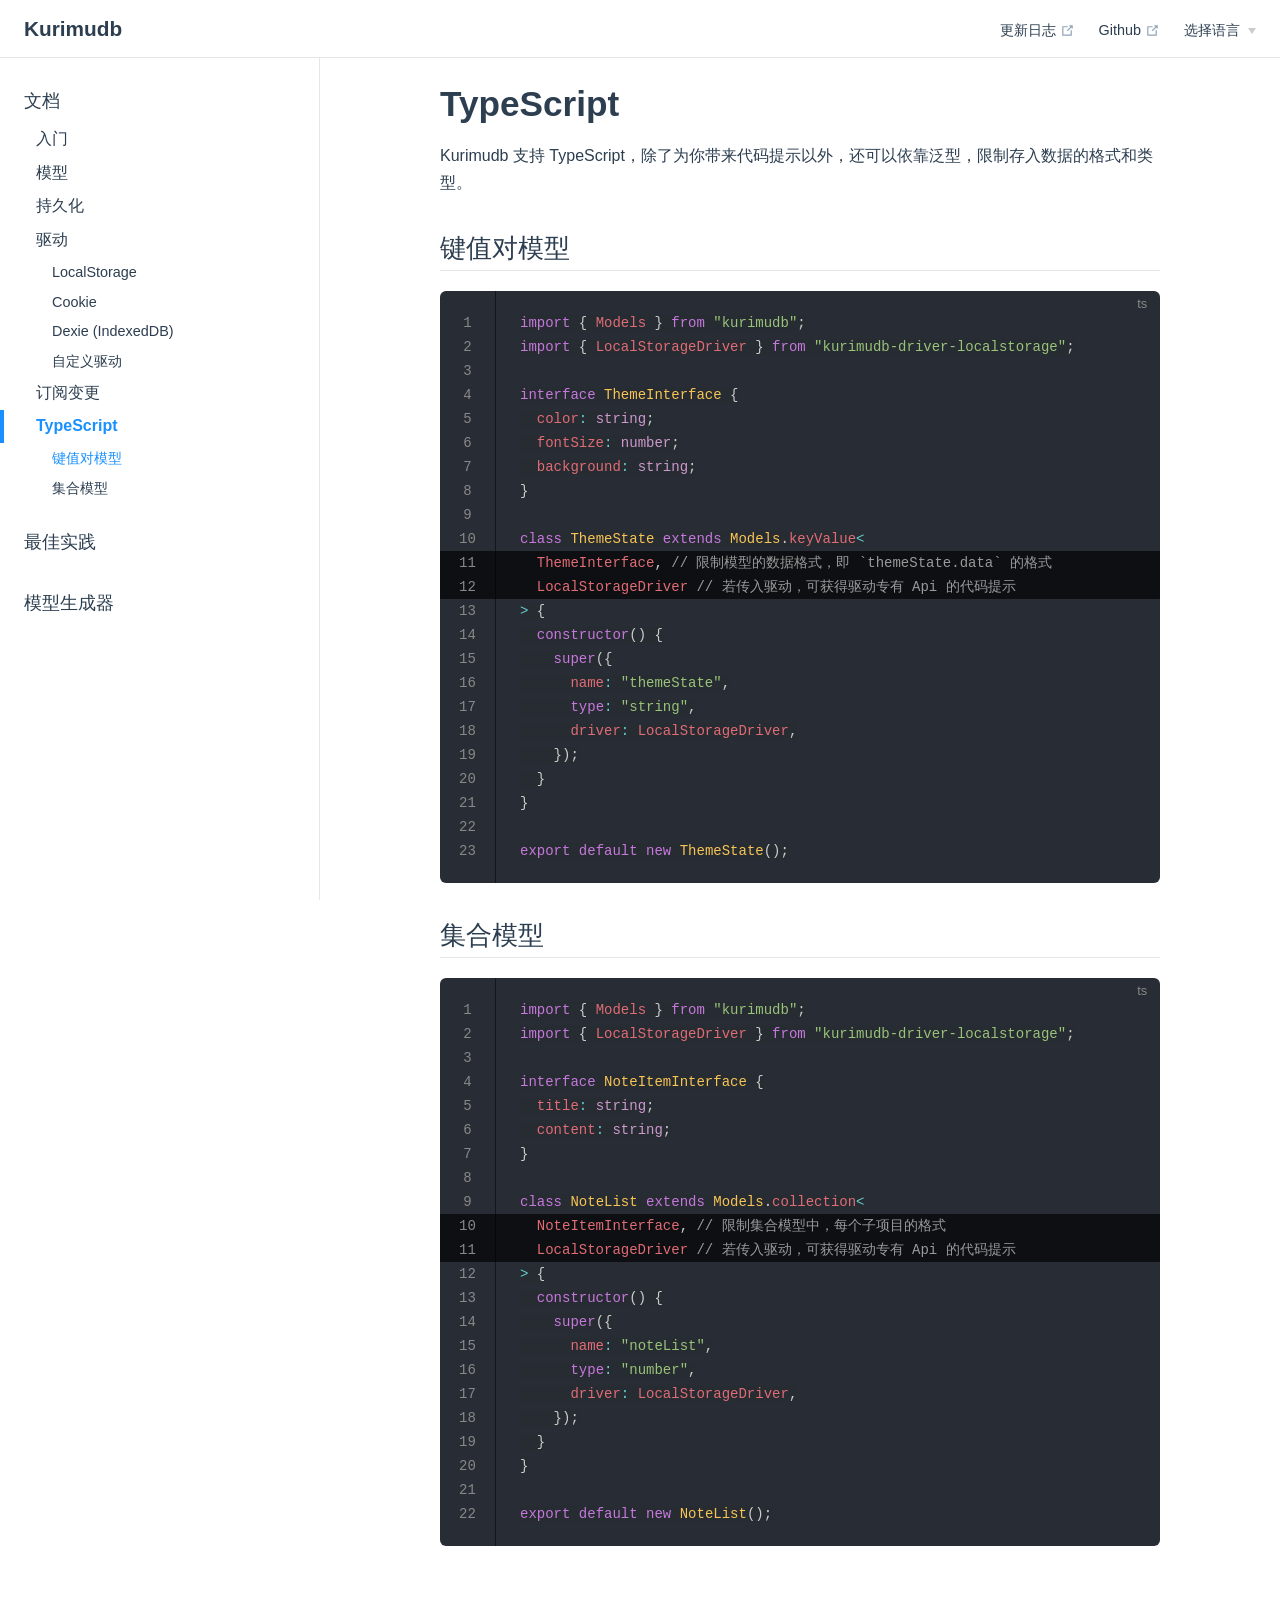
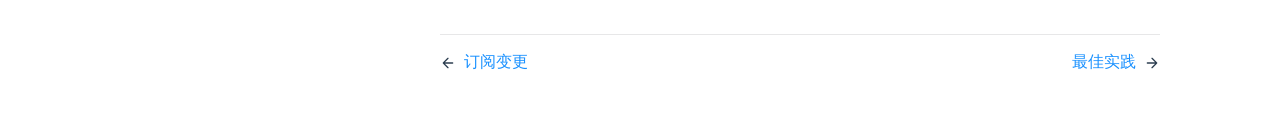
<file: typescript.html>
<!DOCTYPE html>
<html lang="zh-CN">
  <head>
    <meta charset="utf-8">
    <meta name="viewport" content="width=device-width,initial-scale=1">
    <title>
      TypeScript | Kurimudb
    </title>
    <meta name="description" content="Just playing around.">
    <link rel="stylesheet" href="/assets/style.4ee98311.css">
    <link rel="modulepreload" href="/assets/Home.a3b9f555.js">
    <link rel="modulepreload" href="/assets/app.f73deccd.js">
    <link rel="modulepreload" href="/assets/typescript.md.9c0c6d28.lean.js">
    <link rel="modulepreload" href="/assets/app.f73deccd.js">
    <link rel="icon" href="favicon.png">
    
  </head>
  <body>
    <div id="app"><!--[--><div class="theme"><header class="nav-bar" data-v-5df6160f><div class="sidebar-button" data-v-5df6160f><svg class="icon" xmlns="http://www.w3.org/2000/svg" aria-hidden="true" role="img" viewBox="0 0 448 512"><path fill="currentColor" d="M436 124H12c-6.627 0-12-5.373-12-12V80c0-6.627 5.373-12 12-12h424c6.627 0 12 5.373 12 12v32c0 6.627-5.373 12-12 12zm0 160H12c-6.627 0-12-5.373-12-12v-32c0-6.627 5.373-12 12-12h424c6.627 0 12 5.373 12 12v32c0 6.627-5.373 12-12 12zm0 160H12c-6.627 0-12-5.373-12-12v-32c0-6.627 5.373-12 12-12h424c6.627 0 12 5.373 12 12v32c0 6.627-5.373 12-12 12z" class></path></svg></div><a class="nav-bar-title" href="/" aria-label="Kurimudb, back to home" data-v-5df6160f data-v-8dbfef3c><!----> Kurimudb</a><div class="flex-grow" data-v-5df6160f></div><div class="nav" data-v-5df6160f><nav class="nav-links" data-v-5df6160f data-v-38e3b123><!--[--><div class="item" data-v-38e3b123><div class="nav-link" data-v-38e3b123 data-v-45eb32c6><a class="item isExternal" href="https://github.com/akirarika/kurimudb/releases" target="_blank" rel="noopener noreferrer" data-v-45eb32c6>更新日志 <svg class="icon outbound" xmlns="http://www.w3.org/2000/svg" aria-hidden="true" x="0px" y="0px" viewbox="0 0 100 100" width="15" height="15" data-v-45eb32c6><path fill="currentColor" d="M18.8,85.1h56l0,0c2.2,0,4-1.8,4-4v-32h-8v28h-48v-48h28v-8h-32l0,0c-2.2,0-4,1.8-4,4v56C14.8,83.3,16.6,85.1,18.8,85.1z"></path><polygon fill="currentColor" points="45.7,48.7 51.3,54.3 77.2,28.5 77.2,37.2 85.2,37.2 85.2,14.9 62.8,14.9 62.8,22.9 71.5,22.9"></polygon></svg></a></div></div><div class="item" data-v-38e3b123><div class="nav-link" data-v-38e3b123 data-v-45eb32c6><a class="item isExternal" href="https://github.com/akirarika/kurimudb" target="_blank" rel="noopener noreferrer" data-v-45eb32c6>Github <svg class="icon outbound" xmlns="http://www.w3.org/2000/svg" aria-hidden="true" x="0px" y="0px" viewbox="0 0 100 100" width="15" height="15" data-v-45eb32c6><path fill="currentColor" d="M18.8,85.1h56l0,0c2.2,0,4-1.8,4-4v-32h-8v28h-48v-48h28v-8h-32l0,0c-2.2,0-4,1.8-4,4v56C14.8,83.3,16.6,85.1,18.8,85.1z"></path><polygon fill="currentColor" points="45.7,48.7 51.3,54.3 77.2,28.5 77.2,37.2 85.2,37.2 85.2,14.9 62.8,14.9 62.8,22.9 71.5,22.9"></polygon></svg></a></div></div><!--]--><div class="item" data-v-38e3b123><div class="nav-dropdown-link" data-v-38e3b123 data-v-6bbf01f6><button class="button" data-v-6bbf01f6><span class="button-text" data-v-6bbf01f6>选择语言</span><span class="right button-arrow" data-v-6bbf01f6></span></button><ul class="dialog" data-v-6bbf01f6><!--[--><li class="dialog-item" data-v-6bbf01f6><div class="nav-dropdown-link-item" data-v-6bbf01f6 data-v-d552fd76><a class="item active" href="/typescript.html" data-v-d552fd76><span class="arrow" data-v-d552fd76></span><span class="text" data-v-d552fd76>简体中文</span><span class="icon" data-v-d552fd76><!----></span></a></div></li><li class="dialog-item" data-v-6bbf01f6><div class="nav-dropdown-link-item" data-v-6bbf01f6 data-v-d552fd76><a class="item" href="/en/typescript.html" data-v-d552fd76><span class="arrow" data-v-d552fd76></span><span class="text" data-v-d552fd76>English</span><span class="icon" data-v-d552fd76><!----></span></a></div></li><!--]--></ul></div></div><!----></nav></div><!--[--><!--]--></header><aside class="sidebar" data-v-58e261f2><nav class="nav-links nav" data-v-58e261f2 data-v-38e3b123><!--[--><div class="item" data-v-38e3b123><div class="nav-link" data-v-38e3b123 data-v-45eb32c6><a class="item isExternal" href="https://github.com/akirarika/kurimudb/releases" target="_blank" rel="noopener noreferrer" data-v-45eb32c6>更新日志 <svg class="icon outbound" xmlns="http://www.w3.org/2000/svg" aria-hidden="true" x="0px" y="0px" viewbox="0 0 100 100" width="15" height="15" data-v-45eb32c6><path fill="currentColor" d="M18.8,85.1h56l0,0c2.2,0,4-1.8,4-4v-32h-8v28h-48v-48h28v-8h-32l0,0c-2.2,0-4,1.8-4,4v56C14.8,83.3,16.6,85.1,18.8,85.1z"></path><polygon fill="currentColor" points="45.7,48.7 51.3,54.3 77.2,28.5 77.2,37.2 85.2,37.2 85.2,14.9 62.8,14.9 62.8,22.9 71.5,22.9"></polygon></svg></a></div></div><div class="item" data-v-38e3b123><div class="nav-link" data-v-38e3b123 data-v-45eb32c6><a class="item isExternal" href="https://github.com/akirarika/kurimudb" target="_blank" rel="noopener noreferrer" data-v-45eb32c6>Github <svg class="icon outbound" xmlns="http://www.w3.org/2000/svg" aria-hidden="true" x="0px" y="0px" viewbox="0 0 100 100" width="15" height="15" data-v-45eb32c6><path fill="currentColor" d="M18.8,85.1h56l0,0c2.2,0,4-1.8,4-4v-32h-8v28h-48v-48h28v-8h-32l0,0c-2.2,0-4,1.8-4,4v56C14.8,83.3,16.6,85.1,18.8,85.1z"></path><polygon fill="currentColor" points="45.7,48.7 51.3,54.3 77.2,28.5 77.2,37.2 85.2,37.2 85.2,14.9 62.8,14.9 62.8,22.9 71.5,22.9"></polygon></svg></a></div></div><!--]--><div class="item" data-v-38e3b123><div class="nav-dropdown-link" data-v-38e3b123 data-v-6bbf01f6><button class="button" data-v-6bbf01f6><span class="button-text" data-v-6bbf01f6>选择语言</span><span class="right button-arrow" data-v-6bbf01f6></span></button><ul class="dialog" data-v-6bbf01f6><!--[--><li class="dialog-item" data-v-6bbf01f6><div class="nav-dropdown-link-item" data-v-6bbf01f6 data-v-d552fd76><a class="item active" href="/typescript.html" data-v-d552fd76><span class="arrow" data-v-d552fd76></span><span class="text" data-v-d552fd76>简体中文</span><span class="icon" data-v-d552fd76><!----></span></a></div></li><li class="dialog-item" data-v-6bbf01f6><div class="nav-dropdown-link-item" data-v-6bbf01f6 data-v-d552fd76><a class="item" href="/en/typescript.html" data-v-d552fd76><span class="arrow" data-v-d552fd76></span><span class="text" data-v-d552fd76>English</span><span class="icon" data-v-d552fd76><!----></span></a></div></li><!--]--></ul></div></div><!----></nav><!--[--><!--]--><ul class="sidebar-links" data-v-58e261f2><!--[--><li class="sidebar-link" data-v-58e261f2 data-v-58e261f2><p class="sidebar-link-item" data-v-58e261f2>文档</p><ul class="sidebar-links" data-v-58e261f2><li class="sidebar-link" data-v-58e261f2 data-v-58e261f2><a class="sidebar-link-item" href="/intro" data-v-58e261f2>入门</a><!----></li><li class="sidebar-link" data-v-58e261f2 data-v-58e261f2><a class="sidebar-link-item" href="/model" data-v-58e261f2>模型</a><!----></li><li class="sidebar-link" data-v-58e261f2 data-v-58e261f2><a class="sidebar-link-item" href="/persistence" data-v-58e261f2>持久化</a><!----></li><li class="sidebar-link" data-v-58e261f2 data-v-58e261f2><p class="sidebar-link-item" data-v-58e261f2>驱动</p><ul class="sidebar-links" data-v-58e261f2><li class="sidebar-link" data-v-58e261f2 data-v-58e261f2><a class="sidebar-link-item" href="/drivers/localstorage" data-v-58e261f2>LocalStorage</a><!----></li><li class="sidebar-link" data-v-58e261f2 data-v-58e261f2><a class="sidebar-link-item" href="/drivers/cookie" data-v-58e261f2>Cookie</a><!----></li><li class="sidebar-link" data-v-58e261f2 data-v-58e261f2><a class="sidebar-link-item" href="/drivers/dexie" data-v-58e261f2>Dexie (IndexedDB)</a><!----></li><li class="sidebar-link" data-v-58e261f2 data-v-58e261f2><a class="sidebar-link-item" href="/drivers/custom-driver" data-v-58e261f2>自定义驱动</a><!----></li></ul></li><li class="sidebar-link" data-v-58e261f2 data-v-58e261f2><a class="sidebar-link-item" href="/subscribe" data-v-58e261f2>订阅变更</a><!----></li><li class="sidebar-link" data-v-58e261f2 data-v-58e261f2><a class="sidebar-link-item active" href="/typescript" data-v-58e261f2>TypeScript</a><ul class="sidebar-links" data-v-58e261f2><li class="sidebar-link" data-v-58e261f2 data-v-58e261f2><a class="sidebar-link-item" href="#键值对模型" data-v-58e261f2>键值对模型</a><!----></li><li class="sidebar-link" data-v-58e261f2 data-v-58e261f2><a class="sidebar-link-item" href="#集合模型" data-v-58e261f2>集合模型</a><!----></li></ul></li></ul></li><li class="sidebar-link" data-v-58e261f2 data-v-58e261f2><a class="sidebar-link-item" href="/bestPractices" data-v-58e261f2>最佳实践</a><!----></li><li class="sidebar-link" data-v-58e261f2 data-v-58e261f2><a class="sidebar-link-item" href="/modelCodeMaker" data-v-58e261f2>模型生成器</a><!----></li><!--]--></ul><!--[--><!--]--></aside><!-- TODO: make this button accessible --><div class="sidebar-mask"></div><main class="page" data-v-d36a7fda><div class="container" data-v-d36a7fda><!--[--><!--]--><div class="content" data-v-d36a7fda><div data-v-d36a7fda><h1 id="typescript"><a class="header-anchor" href="#typescript" aria-hidden="true">#</a> TypeScript</h1><p>Kurimudb 支持 TypeScript，除了为你带来代码提示以外，还可以依靠泛型，限制存入数据的格式和类型。</p><h2 id="键值对模型"><a class="header-anchor" href="#键值对模型" aria-hidden="true">#</a> 键值对模型</h2><div class="language-ts line-numbers-mode"><div class="highlight-lines"><br><br><br><br><br><br><br><br><br><br><div class="highlighted"> </div><div class="highlighted"> </div><br><br><br><br><br><br><br><br><br><br><br><br></div><pre><code><span class="token keyword">import</span> <span class="token punctuation">{</span> Models <span class="token punctuation">}</span> <span class="token keyword">from</span> <span class="token string">&quot;kurimudb&quot;</span><span class="token punctuation">;</span>
<span class="token keyword">import</span> <span class="token punctuation">{</span> LocalStorageDriver <span class="token punctuation">}</span> <span class="token keyword">from</span> <span class="token string">&quot;kurimudb-driver-localstorage&quot;</span><span class="token punctuation">;</span>

<span class="token keyword">interface</span> <span class="token class-name">ThemeInterface</span> <span class="token punctuation">{</span>
  color<span class="token operator">:</span> <span class="token builtin">string</span><span class="token punctuation">;</span>
  fontSize<span class="token operator">:</span> <span class="token builtin">number</span><span class="token punctuation">;</span>
  background<span class="token operator">:</span> <span class="token builtin">string</span><span class="token punctuation">;</span>
<span class="token punctuation">}</span>

<span class="token keyword">class</span> <span class="token class-name">ThemeState</span> <span class="token keyword">extends</span> <span class="token class-name">Models</span><span class="token punctuation">.</span>keyValue<span class="token operator">&lt;</span>
  ThemeInterface<span class="token punctuation">,</span> <span class="token comment">// 限制模型的数据格式，即 `themeState.data` 的格式</span>
  LocalStorageDriver <span class="token comment">// 若传入驱动，可获得驱动专有 Api 的代码提示</span>
<span class="token operator">&gt;</span> <span class="token punctuation">{</span>
  <span class="token keyword">constructor</span><span class="token punctuation">(</span><span class="token punctuation">)</span> <span class="token punctuation">{</span>
    <span class="token keyword">super</span><span class="token punctuation">(</span><span class="token punctuation">{</span>
      name<span class="token operator">:</span> <span class="token string">&quot;themeState&quot;</span><span class="token punctuation">,</span>
      <span class="token keyword">type</span><span class="token operator">:</span> <span class="token string">&quot;string&quot;</span><span class="token punctuation">,</span>
      driver<span class="token operator">:</span> LocalStorageDriver<span class="token punctuation">,</span>
    <span class="token punctuation">}</span><span class="token punctuation">)</span><span class="token punctuation">;</span>
  <span class="token punctuation">}</span>
<span class="token punctuation">}</span>

<span class="token keyword">export</span> <span class="token keyword">default</span> <span class="token keyword">new</span> <span class="token class-name">ThemeState</span><span class="token punctuation">(</span><span class="token punctuation">)</span><span class="token punctuation">;</span>
</code></pre><div class="line-numbers-wrapper"><span class="line-number">1</span><br><span class="line-number">2</span><br><span class="line-number">3</span><br><span class="line-number">4</span><br><span class="line-number">5</span><br><span class="line-number">6</span><br><span class="line-number">7</span><br><span class="line-number">8</span><br><span class="line-number">9</span><br><span class="line-number">10</span><br><span class="line-number">11</span><br><span class="line-number">12</span><br><span class="line-number">13</span><br><span class="line-number">14</span><br><span class="line-number">15</span><br><span class="line-number">16</span><br><span class="line-number">17</span><br><span class="line-number">18</span><br><span class="line-number">19</span><br><span class="line-number">20</span><br><span class="line-number">21</span><br><span class="line-number">22</span><br><span class="line-number">23</span><br></div></div><h2 id="集合模型"><a class="header-anchor" href="#集合模型" aria-hidden="true">#</a> 集合模型</h2><div class="language-ts line-numbers-mode"><div class="highlight-lines"><br><br><br><br><br><br><br><br><br><div class="highlighted"> </div><div class="highlighted"> </div><br><br><br><br><br><br><br><br><br><br><br><br></div><pre><code><span class="token keyword">import</span> <span class="token punctuation">{</span> Models <span class="token punctuation">}</span> <span class="token keyword">from</span> <span class="token string">&quot;kurimudb&quot;</span><span class="token punctuation">;</span>
<span class="token keyword">import</span> <span class="token punctuation">{</span> LocalStorageDriver <span class="token punctuation">}</span> <span class="token keyword">from</span> <span class="token string">&quot;kurimudb-driver-localstorage&quot;</span><span class="token punctuation">;</span>

<span class="token keyword">interface</span> <span class="token class-name">NoteItemInterface</span> <span class="token punctuation">{</span>
  title<span class="token operator">:</span> <span class="token builtin">string</span><span class="token punctuation">;</span>
  content<span class="token operator">:</span> <span class="token builtin">string</span><span class="token punctuation">;</span>
<span class="token punctuation">}</span>

<span class="token keyword">class</span> <span class="token class-name">NoteList</span> <span class="token keyword">extends</span> <span class="token class-name">Models</span><span class="token punctuation">.</span>collection<span class="token operator">&lt;</span>
  NoteItemInterface<span class="token punctuation">,</span> <span class="token comment">// 限制集合模型中，每个子项目的格式</span>
  LocalStorageDriver <span class="token comment">// 若传入驱动，可获得驱动专有 Api 的代码提示</span>
<span class="token operator">&gt;</span> <span class="token punctuation">{</span>
  <span class="token keyword">constructor</span><span class="token punctuation">(</span><span class="token punctuation">)</span> <span class="token punctuation">{</span>
    <span class="token keyword">super</span><span class="token punctuation">(</span><span class="token punctuation">{</span>
      name<span class="token operator">:</span> <span class="token string">&quot;noteList&quot;</span><span class="token punctuation">,</span>
      <span class="token keyword">type</span><span class="token operator">:</span> <span class="token string">&quot;number&quot;</span><span class="token punctuation">,</span>
      driver<span class="token operator">:</span> LocalStorageDriver<span class="token punctuation">,</span>
    <span class="token punctuation">}</span><span class="token punctuation">)</span><span class="token punctuation">;</span>
  <span class="token punctuation">}</span>
<span class="token punctuation">}</span>

<span class="token keyword">export</span> <span class="token keyword">default</span> <span class="token keyword">new</span> <span class="token class-name">NoteList</span><span class="token punctuation">(</span><span class="token punctuation">)</span><span class="token punctuation">;</span>
</code></pre><div class="line-numbers-wrapper"><span class="line-number">1</span><br><span class="line-number">2</span><br><span class="line-number">3</span><br><span class="line-number">4</span><br><span class="line-number">5</span><br><span class="line-number">6</span><br><span class="line-number">7</span><br><span class="line-number">8</span><br><span class="line-number">9</span><br><span class="line-number">10</span><br><span class="line-number">11</span><br><span class="line-number">12</span><br><span class="line-number">13</span><br><span class="line-number">14</span><br><span class="line-number">15</span><br><span class="line-number">16</span><br><span class="line-number">17</span><br><span class="line-number">18</span><br><span class="line-number">19</span><br><span class="line-number">20</span><br><span class="line-number">21</span><br><span class="line-number">22</span><br></div></div></div></div><footer class="page-footer" data-v-d36a7fda data-v-5a019cc9><div class="edit" data-v-5a019cc9><div class="edit-link" data-v-5a019cc9 data-v-3ae295f1><!----></div></div><div class="updated" data-v-5a019cc9><!----></div></footer><div class="next-and-prev-link" data-v-d36a7fda data-v-6683615c><div class="container" data-v-6683615c><div class="prev" data-v-6683615c><a class="link" href="/subscribe" data-v-6683615c><svg xmlns="http://www.w3.org/2000/svg" viewbox="0 0 24 24" class="icon icon-prev" data-v-6683615c><path d="M19,11H7.4l5.3-5.3c0.4-0.4,0.4-1,0-1.4s-1-0.4-1.4,0l-7,7c-0.1,0.1-0.2,0.2-0.2,0.3c-0.1,0.2-0.1,0.5,0,0.8c0.1,0.1,0.1,0.2,0.2,0.3l7,7c0.2,0.2,0.5,0.3,0.7,0.3s0.5-0.1,0.7-0.3c0.4-0.4,0.4-1,0-1.4L7.4,13H19c0.6,0,1-0.4,1-1S19.6,11,19,11z"></path></svg><span class="text" data-v-6683615c>订阅变更</span></a></div><div class="next" data-v-6683615c><a class="link" href="/bestPractices" data-v-6683615c><span class="text" data-v-6683615c>最佳实践</span><svg xmlns="http://www.w3.org/2000/svg" viewbox="0 0 24 24" class="icon icon-next" data-v-6683615c><path d="M19.9,12.4c0.1-0.2,0.1-0.5,0-0.8c-0.1-0.1-0.1-0.2-0.2-0.3l-7-7c-0.4-0.4-1-0.4-1.4,0s-0.4,1,0,1.4l5.3,5.3H5c-0.6,0-1,0.4-1,1s0.4,1,1,1h11.6l-5.3,5.3c-0.4,0.4-0.4,1,0,1.4c0.2,0.2,0.5,0.3,0.7,0.3s0.5-0.1,0.7-0.3l7-7C19.8,12.6,19.9,12.5,19.9,12.4z"></path></svg></a></div></div></div><!--[--><!--]--></div></main></div><!----><!--]--></div>
    <script>__VP_HASH_MAP__ = JSON.parse("{\"bestpractices.md\":\"8d1e0a62\",\"index.md\":\"a15addd6\",\"intro.md\":\"8d3476f7\",\"model.md\":\"d3d70162\",\"modelcodemaker.md\":\"7ee6f86b\",\"persistence.md\":\"03e7498a\",\"subscribe.md\":\"a7df8d7e\",\"typescript.md\":\"9c0c6d28\",\"drivers_cookie.md\":\"b210d43b\",\"drivers_custom-driver.md\":\"dc3cb9aa\",\"drivers_dexie.md\":\"e8853c36\",\"drivers_localstorage.md\":\"59b95e2a\",\"en_index.md\":\"558a6fd9\"}")</script>
    <script type="module" async src="/assets/app.f73deccd.js"></script>
  </body>
</html>
</file>
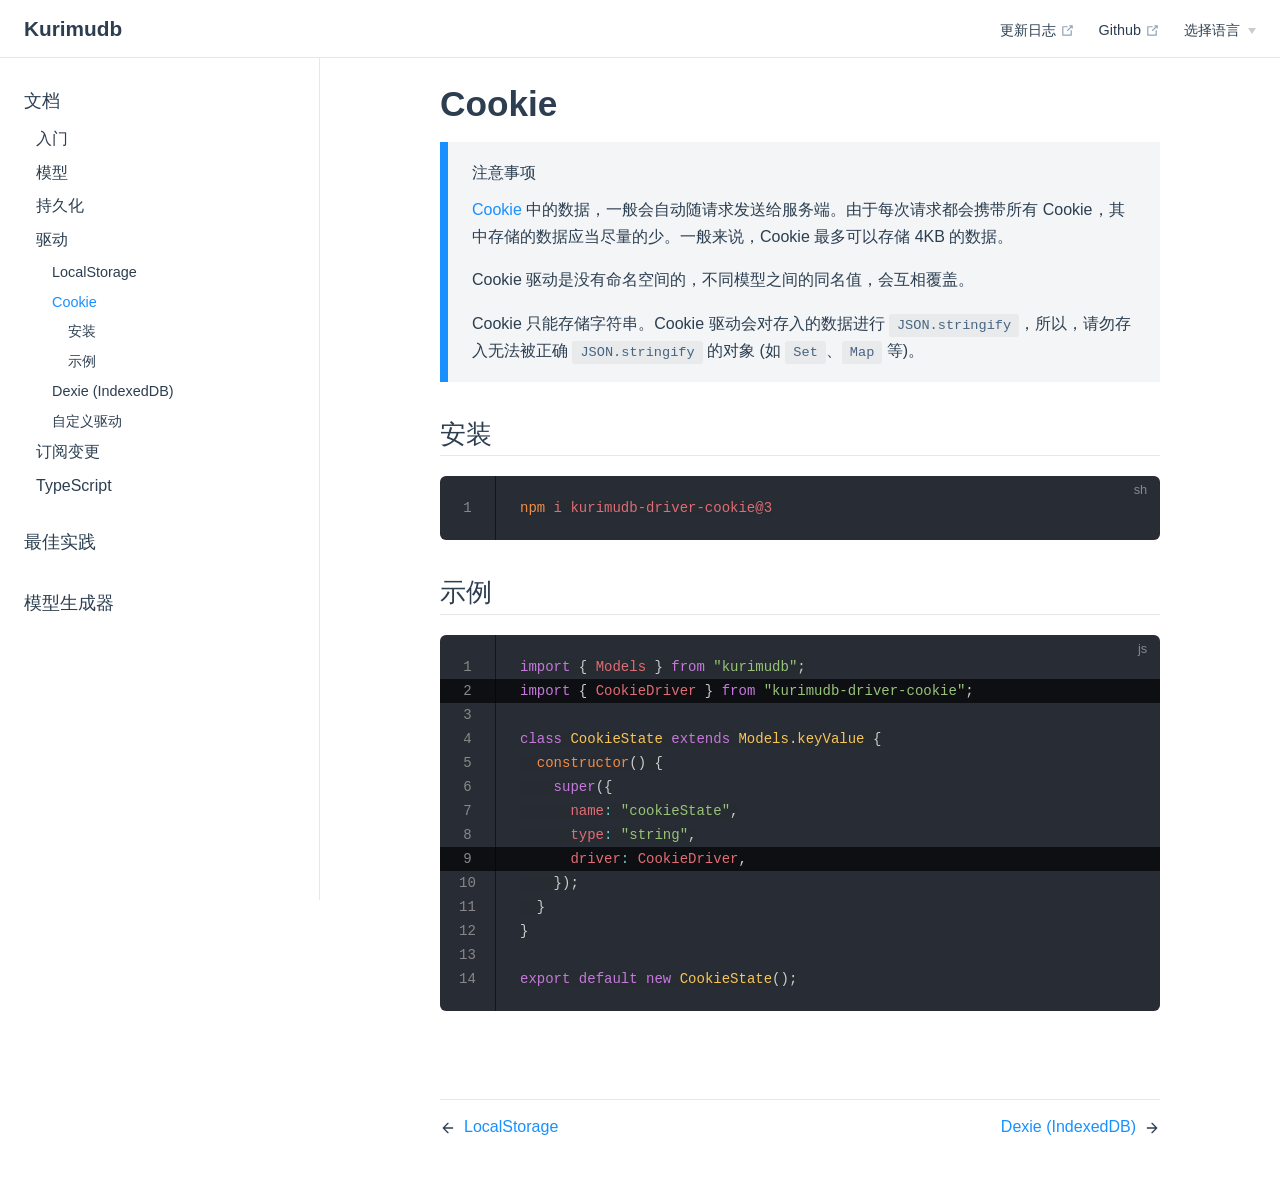
<file: drivers/cookie.html>
<!DOCTYPE html>
<html lang="zh-CN">
  <head>
    <meta charset="utf-8">
    <meta name="viewport" content="width=device-width,initial-scale=1">
    <title>
      Cookie | Kurimudb
    </title>
    <meta name="description" content="Just playing around.">
    <link rel="stylesheet" href="/assets/style.4ee98311.css">
    <link rel="modulepreload" href="/assets/Home.a3b9f555.js">
    <link rel="modulepreload" href="/assets/app.f73deccd.js">
    <link rel="modulepreload" href="/assets/drivers_cookie.md.b210d43b.lean.js">
    <link rel="modulepreload" href="/assets/app.f73deccd.js">
    <link rel="icon" href="favicon.png">
    
  </head>
  <body>
    <div id="app"><!--[--><div class="theme"><header class="nav-bar" data-v-5df6160f><div class="sidebar-button" data-v-5df6160f><svg class="icon" xmlns="http://www.w3.org/2000/svg" aria-hidden="true" role="img" viewBox="0 0 448 512"><path fill="currentColor" d="M436 124H12c-6.627 0-12-5.373-12-12V80c0-6.627 5.373-12 12-12h424c6.627 0 12 5.373 12 12v32c0 6.627-5.373 12-12 12zm0 160H12c-6.627 0-12-5.373-12-12v-32c0-6.627 5.373-12 12-12h424c6.627 0 12 5.373 12 12v32c0 6.627-5.373 12-12 12zm0 160H12c-6.627 0-12-5.373-12-12v-32c0-6.627 5.373-12 12-12h424c6.627 0 12 5.373 12 12v32c0 6.627-5.373 12-12 12z" class></path></svg></div><a class="nav-bar-title" href="/" aria-label="Kurimudb, back to home" data-v-5df6160f data-v-8dbfef3c><!----> Kurimudb</a><div class="flex-grow" data-v-5df6160f></div><div class="nav" data-v-5df6160f><nav class="nav-links" data-v-5df6160f data-v-38e3b123><!--[--><div class="item" data-v-38e3b123><div class="nav-link" data-v-38e3b123 data-v-45eb32c6><a class="item isExternal" href="https://github.com/akirarika/kurimudb/releases" target="_blank" rel="noopener noreferrer" data-v-45eb32c6>更新日志 <svg class="icon outbound" xmlns="http://www.w3.org/2000/svg" aria-hidden="true" x="0px" y="0px" viewbox="0 0 100 100" width="15" height="15" data-v-45eb32c6><path fill="currentColor" d="M18.8,85.1h56l0,0c2.2,0,4-1.8,4-4v-32h-8v28h-48v-48h28v-8h-32l0,0c-2.2,0-4,1.8-4,4v56C14.8,83.3,16.6,85.1,18.8,85.1z"></path><polygon fill="currentColor" points="45.7,48.7 51.3,54.3 77.2,28.5 77.2,37.2 85.2,37.2 85.2,14.9 62.8,14.9 62.8,22.9 71.5,22.9"></polygon></svg></a></div></div><div class="item" data-v-38e3b123><div class="nav-link" data-v-38e3b123 data-v-45eb32c6><a class="item isExternal" href="https://github.com/akirarika/kurimudb" target="_blank" rel="noopener noreferrer" data-v-45eb32c6>Github <svg class="icon outbound" xmlns="http://www.w3.org/2000/svg" aria-hidden="true" x="0px" y="0px" viewbox="0 0 100 100" width="15" height="15" data-v-45eb32c6><path fill="currentColor" d="M18.8,85.1h56l0,0c2.2,0,4-1.8,4-4v-32h-8v28h-48v-48h28v-8h-32l0,0c-2.2,0-4,1.8-4,4v56C14.8,83.3,16.6,85.1,18.8,85.1z"></path><polygon fill="currentColor" points="45.7,48.7 51.3,54.3 77.2,28.5 77.2,37.2 85.2,37.2 85.2,14.9 62.8,14.9 62.8,22.9 71.5,22.9"></polygon></svg></a></div></div><!--]--><div class="item" data-v-38e3b123><div class="nav-dropdown-link" data-v-38e3b123 data-v-6bbf01f6><button class="button" data-v-6bbf01f6><span class="button-text" data-v-6bbf01f6>选择语言</span><span class="right button-arrow" data-v-6bbf01f6></span></button><ul class="dialog" data-v-6bbf01f6><!--[--><li class="dialog-item" data-v-6bbf01f6><div class="nav-dropdown-link-item" data-v-6bbf01f6 data-v-d552fd76><a class="item active" href="/drivers/cookie.html" data-v-d552fd76><span class="arrow" data-v-d552fd76></span><span class="text" data-v-d552fd76>简体中文</span><span class="icon" data-v-d552fd76><!----></span></a></div></li><li class="dialog-item" data-v-6bbf01f6><div class="nav-dropdown-link-item" data-v-6bbf01f6 data-v-d552fd76><a class="item" href="/en/drivers/cookie.html" data-v-d552fd76><span class="arrow" data-v-d552fd76></span><span class="text" data-v-d552fd76>English</span><span class="icon" data-v-d552fd76><!----></span></a></div></li><!--]--></ul></div></div><!----></nav></div><!--[--><!--]--></header><aside class="sidebar" data-v-58e261f2><nav class="nav-links nav" data-v-58e261f2 data-v-38e3b123><!--[--><div class="item" data-v-38e3b123><div class="nav-link" data-v-38e3b123 data-v-45eb32c6><a class="item isExternal" href="https://github.com/akirarika/kurimudb/releases" target="_blank" rel="noopener noreferrer" data-v-45eb32c6>更新日志 <svg class="icon outbound" xmlns="http://www.w3.org/2000/svg" aria-hidden="true" x="0px" y="0px" viewbox="0 0 100 100" width="15" height="15" data-v-45eb32c6><path fill="currentColor" d="M18.8,85.1h56l0,0c2.2,0,4-1.8,4-4v-32h-8v28h-48v-48h28v-8h-32l0,0c-2.2,0-4,1.8-4,4v56C14.8,83.3,16.6,85.1,18.8,85.1z"></path><polygon fill="currentColor" points="45.7,48.7 51.3,54.3 77.2,28.5 77.2,37.2 85.2,37.2 85.2,14.9 62.8,14.9 62.8,22.9 71.5,22.9"></polygon></svg></a></div></div><div class="item" data-v-38e3b123><div class="nav-link" data-v-38e3b123 data-v-45eb32c6><a class="item isExternal" href="https://github.com/akirarika/kurimudb" target="_blank" rel="noopener noreferrer" data-v-45eb32c6>Github <svg class="icon outbound" xmlns="http://www.w3.org/2000/svg" aria-hidden="true" x="0px" y="0px" viewbox="0 0 100 100" width="15" height="15" data-v-45eb32c6><path fill="currentColor" d="M18.8,85.1h56l0,0c2.2,0,4-1.8,4-4v-32h-8v28h-48v-48h28v-8h-32l0,0c-2.2,0-4,1.8-4,4v56C14.8,83.3,16.6,85.1,18.8,85.1z"></path><polygon fill="currentColor" points="45.7,48.7 51.3,54.3 77.2,28.5 77.2,37.2 85.2,37.2 85.2,14.9 62.8,14.9 62.8,22.9 71.5,22.9"></polygon></svg></a></div></div><!--]--><div class="item" data-v-38e3b123><div class="nav-dropdown-link" data-v-38e3b123 data-v-6bbf01f6><button class="button" data-v-6bbf01f6><span class="button-text" data-v-6bbf01f6>选择语言</span><span class="right button-arrow" data-v-6bbf01f6></span></button><ul class="dialog" data-v-6bbf01f6><!--[--><li class="dialog-item" data-v-6bbf01f6><div class="nav-dropdown-link-item" data-v-6bbf01f6 data-v-d552fd76><a class="item active" href="/drivers/cookie.html" data-v-d552fd76><span class="arrow" data-v-d552fd76></span><span class="text" data-v-d552fd76>简体中文</span><span class="icon" data-v-d552fd76><!----></span></a></div></li><li class="dialog-item" data-v-6bbf01f6><div class="nav-dropdown-link-item" data-v-6bbf01f6 data-v-d552fd76><a class="item" href="/en/drivers/cookie.html" data-v-d552fd76><span class="arrow" data-v-d552fd76></span><span class="text" data-v-d552fd76>English</span><span class="icon" data-v-d552fd76><!----></span></a></div></li><!--]--></ul></div></div><!----></nav><!--[--><!--]--><ul class="sidebar-links" data-v-58e261f2><!--[--><li class="sidebar-link" data-v-58e261f2 data-v-58e261f2><p class="sidebar-link-item" data-v-58e261f2>文档</p><ul class="sidebar-links" data-v-58e261f2><li class="sidebar-link" data-v-58e261f2 data-v-58e261f2><a class="sidebar-link-item" href="/intro" data-v-58e261f2>入门</a><!----></li><li class="sidebar-link" data-v-58e261f2 data-v-58e261f2><a class="sidebar-link-item" href="/model" data-v-58e261f2>模型</a><!----></li><li class="sidebar-link" data-v-58e261f2 data-v-58e261f2><a class="sidebar-link-item" href="/persistence" data-v-58e261f2>持久化</a><!----></li><li class="sidebar-link" data-v-58e261f2 data-v-58e261f2><p class="sidebar-link-item" data-v-58e261f2>驱动</p><ul class="sidebar-links" data-v-58e261f2><li class="sidebar-link" data-v-58e261f2 data-v-58e261f2><a class="sidebar-link-item" href="/drivers/localstorage" data-v-58e261f2>LocalStorage</a><!----></li><li class="sidebar-link" data-v-58e261f2 data-v-58e261f2><a class="sidebar-link-item active" href="/drivers/cookie" data-v-58e261f2>Cookie</a><ul class="sidebar-links" data-v-58e261f2><li class="sidebar-link" data-v-58e261f2 data-v-58e261f2><a class="sidebar-link-item" href="#安装" data-v-58e261f2>安装</a><!----></li><li class="sidebar-link" data-v-58e261f2 data-v-58e261f2><a class="sidebar-link-item" href="#示例" data-v-58e261f2>示例</a><!----></li></ul></li><li class="sidebar-link" data-v-58e261f2 data-v-58e261f2><a class="sidebar-link-item" href="/drivers/dexie" data-v-58e261f2>Dexie (IndexedDB)</a><!----></li><li class="sidebar-link" data-v-58e261f2 data-v-58e261f2><a class="sidebar-link-item" href="/drivers/custom-driver" data-v-58e261f2>自定义驱动</a><!----></li></ul></li><li class="sidebar-link" data-v-58e261f2 data-v-58e261f2><a class="sidebar-link-item" href="/subscribe" data-v-58e261f2>订阅变更</a><!----></li><li class="sidebar-link" data-v-58e261f2 data-v-58e261f2><a class="sidebar-link-item" href="/typescript" data-v-58e261f2>TypeScript</a><!----></li></ul></li><li class="sidebar-link" data-v-58e261f2 data-v-58e261f2><a class="sidebar-link-item" href="/bestPractices" data-v-58e261f2>最佳实践</a><!----></li><li class="sidebar-link" data-v-58e261f2 data-v-58e261f2><a class="sidebar-link-item" href="/modelCodeMaker" data-v-58e261f2>模型生成器</a><!----></li><!--]--></ul><!--[--><!--]--></aside><!-- TODO: make this button accessible --><div class="sidebar-mask"></div><main class="page" data-v-d36a7fda><div class="container" data-v-d36a7fda><!--[--><!--]--><div class="content" data-v-d36a7fda><div data-v-d36a7fda><h1 id="cookie"><a class="header-anchor" href="#cookie" aria-hidden="true">#</a> Cookie</h1><div class="tip custom-block"><p class="custom-block-title">注意事项</p><p><a href="https://developer.mozilla.org/docs/Web/HTTP/Cookies" target="_blank" rel="noopener noreferrer">Cookie</a> 中的数据，一般会自动随请求发送给服务端。由于每次请求都会携带所有 Cookie，其中存储的数据应当尽量的少。一般来说，Cookie 最多可以存储 4KB 的数据。</p><p>Cookie 驱动是没有命名空间的，不同模型之间的同名值，会互相覆盖。</p><p>Cookie 只能存储字符串。Cookie 驱动会对存入的数据进行 <code>JSON.stringify</code>，所以，请勿存入无法被正确 <code>JSON.stringify</code> 的对象 (如 <code>Set</code>、<code>Map</code> 等)。</p></div><h2 id="安装"><a class="header-anchor" href="#安装" aria-hidden="true">#</a> 安装</h2><div class="language-bash line-numbers-mode"><pre><code><span class="token function">npm</span> i kurimudb-driver-cookie@3
</code></pre><div class="line-numbers-wrapper"><span class="line-number">1</span><br></div></div><h2 id="示例"><a class="header-anchor" href="#示例" aria-hidden="true">#</a> 示例</h2><div class="language-js line-numbers-mode"><div class="highlight-lines"><br><div class="highlighted"> </div><br><br><br><br><br><br><div class="highlighted"> </div><br><br><br><br><br><br></div><pre><code><span class="token keyword">import</span> <span class="token punctuation">{</span> Models <span class="token punctuation">}</span> <span class="token keyword">from</span> <span class="token string">&quot;kurimudb&quot;</span><span class="token punctuation">;</span>
<span class="token keyword">import</span> <span class="token punctuation">{</span> CookieDriver <span class="token punctuation">}</span> <span class="token keyword">from</span> <span class="token string">&quot;kurimudb-driver-cookie&quot;</span><span class="token punctuation">;</span>

<span class="token keyword">class</span> <span class="token class-name">CookieState</span> <span class="token keyword">extends</span> <span class="token class-name">Models<span class="token punctuation">.</span>keyValue</span> <span class="token punctuation">{</span>
  <span class="token function">constructor</span><span class="token punctuation">(</span><span class="token punctuation">)</span> <span class="token punctuation">{</span>
    <span class="token keyword">super</span><span class="token punctuation">(</span><span class="token punctuation">{</span>
      name<span class="token operator">:</span> <span class="token string">&quot;cookieState&quot;</span><span class="token punctuation">,</span>
      type<span class="token operator">:</span> <span class="token string">&quot;string&quot;</span><span class="token punctuation">,</span>
      driver<span class="token operator">:</span> CookieDriver<span class="token punctuation">,</span>
    <span class="token punctuation">}</span><span class="token punctuation">)</span><span class="token punctuation">;</span>
  <span class="token punctuation">}</span>
<span class="token punctuation">}</span>

<span class="token keyword">export</span> <span class="token keyword">default</span> <span class="token keyword">new</span> <span class="token class-name">CookieState</span><span class="token punctuation">(</span><span class="token punctuation">)</span><span class="token punctuation">;</span>
</code></pre><div class="line-numbers-wrapper"><span class="line-number">1</span><br><span class="line-number">2</span><br><span class="line-number">3</span><br><span class="line-number">4</span><br><span class="line-number">5</span><br><span class="line-number">6</span><br><span class="line-number">7</span><br><span class="line-number">8</span><br><span class="line-number">9</span><br><span class="line-number">10</span><br><span class="line-number">11</span><br><span class="line-number">12</span><br><span class="line-number">13</span><br><span class="line-number">14</span><br></div></div></div></div><footer class="page-footer" data-v-d36a7fda data-v-5a019cc9><div class="edit" data-v-5a019cc9><div class="edit-link" data-v-5a019cc9 data-v-3ae295f1><!----></div></div><div class="updated" data-v-5a019cc9><!----></div></footer><div class="next-and-prev-link" data-v-d36a7fda data-v-6683615c><div class="container" data-v-6683615c><div class="prev" data-v-6683615c><a class="link" href="/drivers/localstorage" data-v-6683615c><svg xmlns="http://www.w3.org/2000/svg" viewbox="0 0 24 24" class="icon icon-prev" data-v-6683615c><path d="M19,11H7.4l5.3-5.3c0.4-0.4,0.4-1,0-1.4s-1-0.4-1.4,0l-7,7c-0.1,0.1-0.2,0.2-0.2,0.3c-0.1,0.2-0.1,0.5,0,0.8c0.1,0.1,0.1,0.2,0.2,0.3l7,7c0.2,0.2,0.5,0.3,0.7,0.3s0.5-0.1,0.7-0.3c0.4-0.4,0.4-1,0-1.4L7.4,13H19c0.6,0,1-0.4,1-1S19.6,11,19,11z"></path></svg><span class="text" data-v-6683615c>LocalStorage</span></a></div><div class="next" data-v-6683615c><a class="link" href="/drivers/dexie" data-v-6683615c><span class="text" data-v-6683615c>Dexie (IndexedDB)</span><svg xmlns="http://www.w3.org/2000/svg" viewbox="0 0 24 24" class="icon icon-next" data-v-6683615c><path d="M19.9,12.4c0.1-0.2,0.1-0.5,0-0.8c-0.1-0.1-0.1-0.2-0.2-0.3l-7-7c-0.4-0.4-1-0.4-1.4,0s-0.4,1,0,1.4l5.3,5.3H5c-0.6,0-1,0.4-1,1s0.4,1,1,1h11.6l-5.3,5.3c-0.4,0.4-0.4,1,0,1.4c0.2,0.2,0.5,0.3,0.7,0.3s0.5-0.1,0.7-0.3l7-7C19.8,12.6,19.9,12.5,19.9,12.4z"></path></svg></a></div></div></div><!--[--><!--]--></div></main></div><!----><!--]--></div>
    <script>__VP_HASH_MAP__ = JSON.parse("{\"bestpractices.md\":\"8d1e0a62\",\"index.md\":\"a15addd6\",\"intro.md\":\"8d3476f7\",\"model.md\":\"d3d70162\",\"modelcodemaker.md\":\"7ee6f86b\",\"persistence.md\":\"03e7498a\",\"subscribe.md\":\"a7df8d7e\",\"typescript.md\":\"9c0c6d28\",\"drivers_cookie.md\":\"b210d43b\",\"drivers_custom-driver.md\":\"dc3cb9aa\",\"drivers_dexie.md\":\"e8853c36\",\"drivers_localstorage.md\":\"59b95e2a\",\"en_index.md\":\"558a6fd9\"}")</script>
    <script type="module" async src="/assets/app.f73deccd.js"></script>
  </body>
</html>
</file>
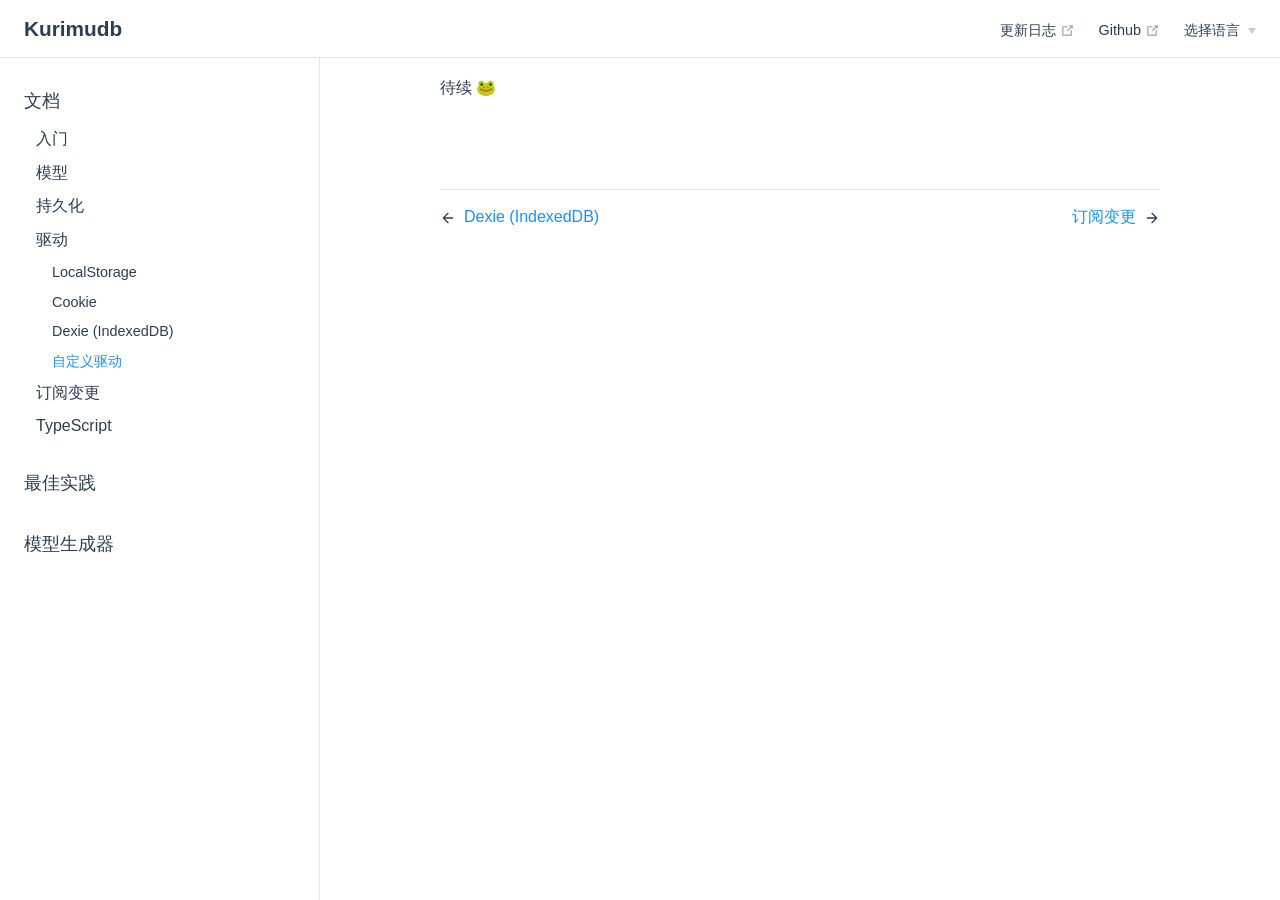
<file: drivers/custom-driver.html>
<!DOCTYPE html>
<html lang="zh-CN">
  <head>
    <meta charset="utf-8">
    <meta name="viewport" content="width=device-width,initial-scale=1">
    <title>
      Kurimudb
    </title>
    <meta name="description" content="Just playing around.">
    <link rel="stylesheet" href="/assets/style.4ee98311.css">
    <link rel="modulepreload" href="/assets/Home.a3b9f555.js">
    <link rel="modulepreload" href="/assets/app.f73deccd.js">
    <link rel="modulepreload" href="/assets/drivers_custom-driver.md.dc3cb9aa.lean.js">
    <link rel="modulepreload" href="/assets/app.f73deccd.js">
    <link rel="icon" href="favicon.png">
    
  </head>
  <body>
    <div id="app"><!--[--><div class="theme"><header class="nav-bar" data-v-5df6160f><div class="sidebar-button" data-v-5df6160f><svg class="icon" xmlns="http://www.w3.org/2000/svg" aria-hidden="true" role="img" viewBox="0 0 448 512"><path fill="currentColor" d="M436 124H12c-6.627 0-12-5.373-12-12V80c0-6.627 5.373-12 12-12h424c6.627 0 12 5.373 12 12v32c0 6.627-5.373 12-12 12zm0 160H12c-6.627 0-12-5.373-12-12v-32c0-6.627 5.373-12 12-12h424c6.627 0 12 5.373 12 12v32c0 6.627-5.373 12-12 12zm0 160H12c-6.627 0-12-5.373-12-12v-32c0-6.627 5.373-12 12-12h424c6.627 0 12 5.373 12 12v32c0 6.627-5.373 12-12 12z" class></path></svg></div><a class="nav-bar-title" href="/" aria-label="Kurimudb, back to home" data-v-5df6160f data-v-8dbfef3c><!----> Kurimudb</a><div class="flex-grow" data-v-5df6160f></div><div class="nav" data-v-5df6160f><nav class="nav-links" data-v-5df6160f data-v-38e3b123><!--[--><div class="item" data-v-38e3b123><div class="nav-link" data-v-38e3b123 data-v-45eb32c6><a class="item isExternal" href="https://github.com/akirarika/kurimudb/releases" target="_blank" rel="noopener noreferrer" data-v-45eb32c6>更新日志 <svg class="icon outbound" xmlns="http://www.w3.org/2000/svg" aria-hidden="true" x="0px" y="0px" viewbox="0 0 100 100" width="15" height="15" data-v-45eb32c6><path fill="currentColor" d="M18.8,85.1h56l0,0c2.2,0,4-1.8,4-4v-32h-8v28h-48v-48h28v-8h-32l0,0c-2.2,0-4,1.8-4,4v56C14.8,83.3,16.6,85.1,18.8,85.1z"></path><polygon fill="currentColor" points="45.7,48.7 51.3,54.3 77.2,28.5 77.2,37.2 85.2,37.2 85.2,14.9 62.8,14.9 62.8,22.9 71.5,22.9"></polygon></svg></a></div></div><div class="item" data-v-38e3b123><div class="nav-link" data-v-38e3b123 data-v-45eb32c6><a class="item isExternal" href="https://github.com/akirarika/kurimudb" target="_blank" rel="noopener noreferrer" data-v-45eb32c6>Github <svg class="icon outbound" xmlns="http://www.w3.org/2000/svg" aria-hidden="true" x="0px" y="0px" viewbox="0 0 100 100" width="15" height="15" data-v-45eb32c6><path fill="currentColor" d="M18.8,85.1h56l0,0c2.2,0,4-1.8,4-4v-32h-8v28h-48v-48h28v-8h-32l0,0c-2.2,0-4,1.8-4,4v56C14.8,83.3,16.6,85.1,18.8,85.1z"></path><polygon fill="currentColor" points="45.7,48.7 51.3,54.3 77.2,28.5 77.2,37.2 85.2,37.2 85.2,14.9 62.8,14.9 62.8,22.9 71.5,22.9"></polygon></svg></a></div></div><!--]--><div class="item" data-v-38e3b123><div class="nav-dropdown-link" data-v-38e3b123 data-v-6bbf01f6><button class="button" data-v-6bbf01f6><span class="button-text" data-v-6bbf01f6>选择语言</span><span class="right button-arrow" data-v-6bbf01f6></span></button><ul class="dialog" data-v-6bbf01f6><!--[--><li class="dialog-item" data-v-6bbf01f6><div class="nav-dropdown-link-item" data-v-6bbf01f6 data-v-d552fd76><a class="item active" href="/drivers/custom-driver.html" data-v-d552fd76><span class="arrow" data-v-d552fd76></span><span class="text" data-v-d552fd76>简体中文</span><span class="icon" data-v-d552fd76><!----></span></a></div></li><li class="dialog-item" data-v-6bbf01f6><div class="nav-dropdown-link-item" data-v-6bbf01f6 data-v-d552fd76><a class="item" href="/en/drivers/custom-driver.html" data-v-d552fd76><span class="arrow" data-v-d552fd76></span><span class="text" data-v-d552fd76>English</span><span class="icon" data-v-d552fd76><!----></span></a></div></li><!--]--></ul></div></div><!----></nav></div><!--[--><!--]--></header><aside class="sidebar" data-v-58e261f2><nav class="nav-links nav" data-v-58e261f2 data-v-38e3b123><!--[--><div class="item" data-v-38e3b123><div class="nav-link" data-v-38e3b123 data-v-45eb32c6><a class="item isExternal" href="https://github.com/akirarika/kurimudb/releases" target="_blank" rel="noopener noreferrer" data-v-45eb32c6>更新日志 <svg class="icon outbound" xmlns="http://www.w3.org/2000/svg" aria-hidden="true" x="0px" y="0px" viewbox="0 0 100 100" width="15" height="15" data-v-45eb32c6><path fill="currentColor" d="M18.8,85.1h56l0,0c2.2,0,4-1.8,4-4v-32h-8v28h-48v-48h28v-8h-32l0,0c-2.2,0-4,1.8-4,4v56C14.8,83.3,16.6,85.1,18.8,85.1z"></path><polygon fill="currentColor" points="45.7,48.7 51.3,54.3 77.2,28.5 77.2,37.2 85.2,37.2 85.2,14.9 62.8,14.9 62.8,22.9 71.5,22.9"></polygon></svg></a></div></div><div class="item" data-v-38e3b123><div class="nav-link" data-v-38e3b123 data-v-45eb32c6><a class="item isExternal" href="https://github.com/akirarika/kurimudb" target="_blank" rel="noopener noreferrer" data-v-45eb32c6>Github <svg class="icon outbound" xmlns="http://www.w3.org/2000/svg" aria-hidden="true" x="0px" y="0px" viewbox="0 0 100 100" width="15" height="15" data-v-45eb32c6><path fill="currentColor" d="M18.8,85.1h56l0,0c2.2,0,4-1.8,4-4v-32h-8v28h-48v-48h28v-8h-32l0,0c-2.2,0-4,1.8-4,4v56C14.8,83.3,16.6,85.1,18.8,85.1z"></path><polygon fill="currentColor" points="45.7,48.7 51.3,54.3 77.2,28.5 77.2,37.2 85.2,37.2 85.2,14.9 62.8,14.9 62.8,22.9 71.5,22.9"></polygon></svg></a></div></div><!--]--><div class="item" data-v-38e3b123><div class="nav-dropdown-link" data-v-38e3b123 data-v-6bbf01f6><button class="button" data-v-6bbf01f6><span class="button-text" data-v-6bbf01f6>选择语言</span><span class="right button-arrow" data-v-6bbf01f6></span></button><ul class="dialog" data-v-6bbf01f6><!--[--><li class="dialog-item" data-v-6bbf01f6><div class="nav-dropdown-link-item" data-v-6bbf01f6 data-v-d552fd76><a class="item active" href="/drivers/custom-driver.html" data-v-d552fd76><span class="arrow" data-v-d552fd76></span><span class="text" data-v-d552fd76>简体中文</span><span class="icon" data-v-d552fd76><!----></span></a></div></li><li class="dialog-item" data-v-6bbf01f6><div class="nav-dropdown-link-item" data-v-6bbf01f6 data-v-d552fd76><a class="item" href="/en/drivers/custom-driver.html" data-v-d552fd76><span class="arrow" data-v-d552fd76></span><span class="text" data-v-d552fd76>English</span><span class="icon" data-v-d552fd76><!----></span></a></div></li><!--]--></ul></div></div><!----></nav><!--[--><!--]--><ul class="sidebar-links" data-v-58e261f2><!--[--><li class="sidebar-link" data-v-58e261f2 data-v-58e261f2><p class="sidebar-link-item" data-v-58e261f2>文档</p><ul class="sidebar-links" data-v-58e261f2><li class="sidebar-link" data-v-58e261f2 data-v-58e261f2><a class="sidebar-link-item" href="/intro" data-v-58e261f2>入门</a><!----></li><li class="sidebar-link" data-v-58e261f2 data-v-58e261f2><a class="sidebar-link-item" href="/model" data-v-58e261f2>模型</a><!----></li><li class="sidebar-link" data-v-58e261f2 data-v-58e261f2><a class="sidebar-link-item" href="/persistence" data-v-58e261f2>持久化</a><!----></li><li class="sidebar-link" data-v-58e261f2 data-v-58e261f2><p class="sidebar-link-item" data-v-58e261f2>驱动</p><ul class="sidebar-links" data-v-58e261f2><li class="sidebar-link" data-v-58e261f2 data-v-58e261f2><a class="sidebar-link-item" href="/drivers/localstorage" data-v-58e261f2>LocalStorage</a><!----></li><li class="sidebar-link" data-v-58e261f2 data-v-58e261f2><a class="sidebar-link-item" href="/drivers/cookie" data-v-58e261f2>Cookie</a><!----></li><li class="sidebar-link" data-v-58e261f2 data-v-58e261f2><a class="sidebar-link-item" href="/drivers/dexie" data-v-58e261f2>Dexie (IndexedDB)</a><!----></li><li class="sidebar-link" data-v-58e261f2 data-v-58e261f2><a class="sidebar-link-item active" href="/drivers/custom-driver" data-v-58e261f2>自定义驱动</a><!----></li></ul></li><li class="sidebar-link" data-v-58e261f2 data-v-58e261f2><a class="sidebar-link-item" href="/subscribe" data-v-58e261f2>订阅变更</a><!----></li><li class="sidebar-link" data-v-58e261f2 data-v-58e261f2><a class="sidebar-link-item" href="/typescript" data-v-58e261f2>TypeScript</a><!----></li></ul></li><li class="sidebar-link" data-v-58e261f2 data-v-58e261f2><a class="sidebar-link-item" href="/bestPractices" data-v-58e261f2>最佳实践</a><!----></li><li class="sidebar-link" data-v-58e261f2 data-v-58e261f2><a class="sidebar-link-item" href="/modelCodeMaker" data-v-58e261f2>模型生成器</a><!----></li><!--]--></ul><!--[--><!--]--></aside><!-- TODO: make this button accessible --><div class="sidebar-mask"></div><main class="page" data-v-d36a7fda><div class="container" data-v-d36a7fda><!--[--><!--]--><div class="content" data-v-d36a7fda><div data-v-d36a7fda><p>待续 🐸</p></div></div><footer class="page-footer" data-v-d36a7fda data-v-5a019cc9><div class="edit" data-v-5a019cc9><div class="edit-link" data-v-5a019cc9 data-v-3ae295f1><!----></div></div><div class="updated" data-v-5a019cc9><!----></div></footer><div class="next-and-prev-link" data-v-d36a7fda data-v-6683615c><div class="container" data-v-6683615c><div class="prev" data-v-6683615c><a class="link" href="/drivers/dexie" data-v-6683615c><svg xmlns="http://www.w3.org/2000/svg" viewbox="0 0 24 24" class="icon icon-prev" data-v-6683615c><path d="M19,11H7.4l5.3-5.3c0.4-0.4,0.4-1,0-1.4s-1-0.4-1.4,0l-7,7c-0.1,0.1-0.2,0.2-0.2,0.3c-0.1,0.2-0.1,0.5,0,0.8c0.1,0.1,0.1,0.2,0.2,0.3l7,7c0.2,0.2,0.5,0.3,0.7,0.3s0.5-0.1,0.7-0.3c0.4-0.4,0.4-1,0-1.4L7.4,13H19c0.6,0,1-0.4,1-1S19.6,11,19,11z"></path></svg><span class="text" data-v-6683615c>Dexie (IndexedDB)</span></a></div><div class="next" data-v-6683615c><a class="link" href="/subscribe" data-v-6683615c><span class="text" data-v-6683615c>订阅变更</span><svg xmlns="http://www.w3.org/2000/svg" viewbox="0 0 24 24" class="icon icon-next" data-v-6683615c><path d="M19.9,12.4c0.1-0.2,0.1-0.5,0-0.8c-0.1-0.1-0.1-0.2-0.2-0.3l-7-7c-0.4-0.4-1-0.4-1.4,0s-0.4,1,0,1.4l5.3,5.3H5c-0.6,0-1,0.4-1,1s0.4,1,1,1h11.6l-5.3,5.3c-0.4,0.4-0.4,1,0,1.4c0.2,0.2,0.5,0.3,0.7,0.3s0.5-0.1,0.7-0.3l7-7C19.8,12.6,19.9,12.5,19.9,12.4z"></path></svg></a></div></div></div><!--[--><!--]--></div></main></div><!----><!--]--></div>
    <script>__VP_HASH_MAP__ = JSON.parse("{\"bestpractices.md\":\"8d1e0a62\",\"index.md\":\"a15addd6\",\"intro.md\":\"8d3476f7\",\"model.md\":\"d3d70162\",\"modelcodemaker.md\":\"7ee6f86b\",\"persistence.md\":\"03e7498a\",\"subscribe.md\":\"a7df8d7e\",\"typescript.md\":\"9c0c6d28\",\"drivers_cookie.md\":\"b210d43b\",\"drivers_custom-driver.md\":\"dc3cb9aa\",\"drivers_dexie.md\":\"e8853c36\",\"drivers_localstorage.md\":\"59b95e2a\",\"en_index.md\":\"558a6fd9\"}")</script>
    <script type="module" async src="/assets/app.f73deccd.js"></script>
  </body>
</html>
</file>
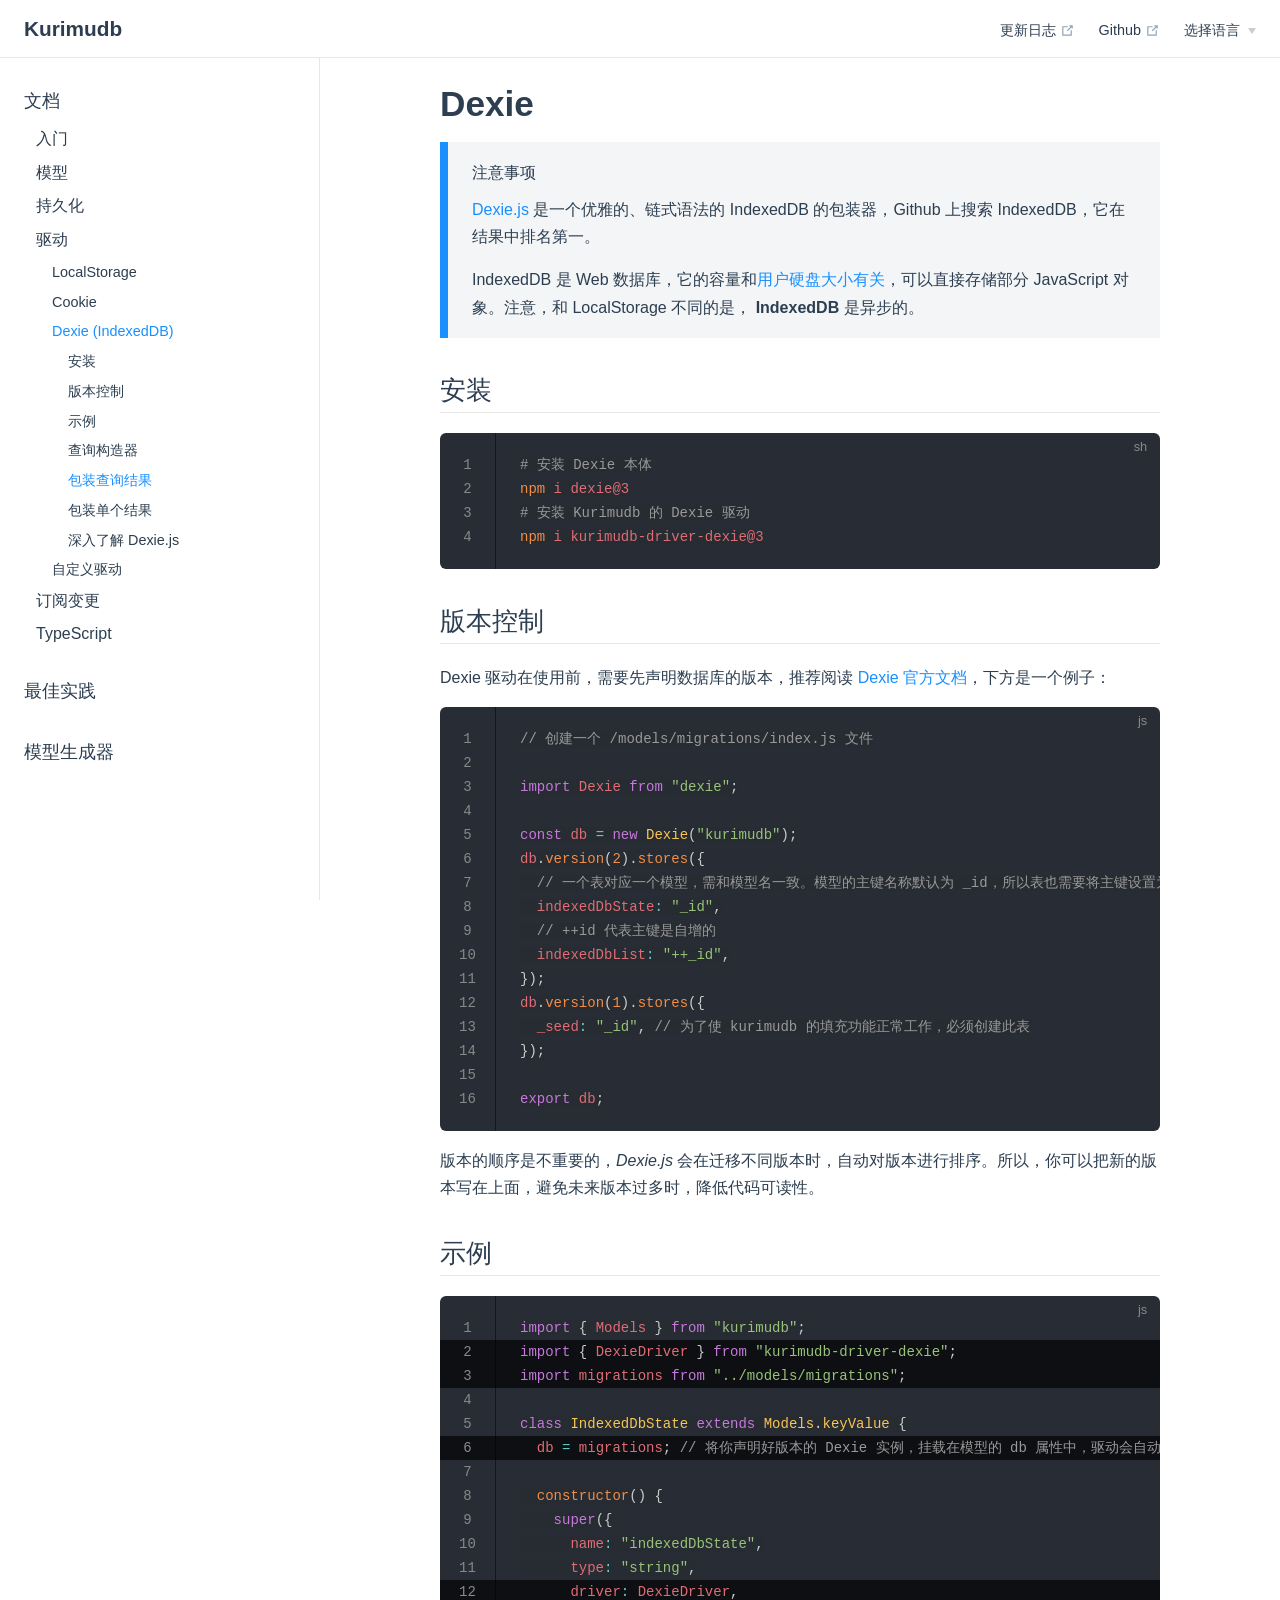
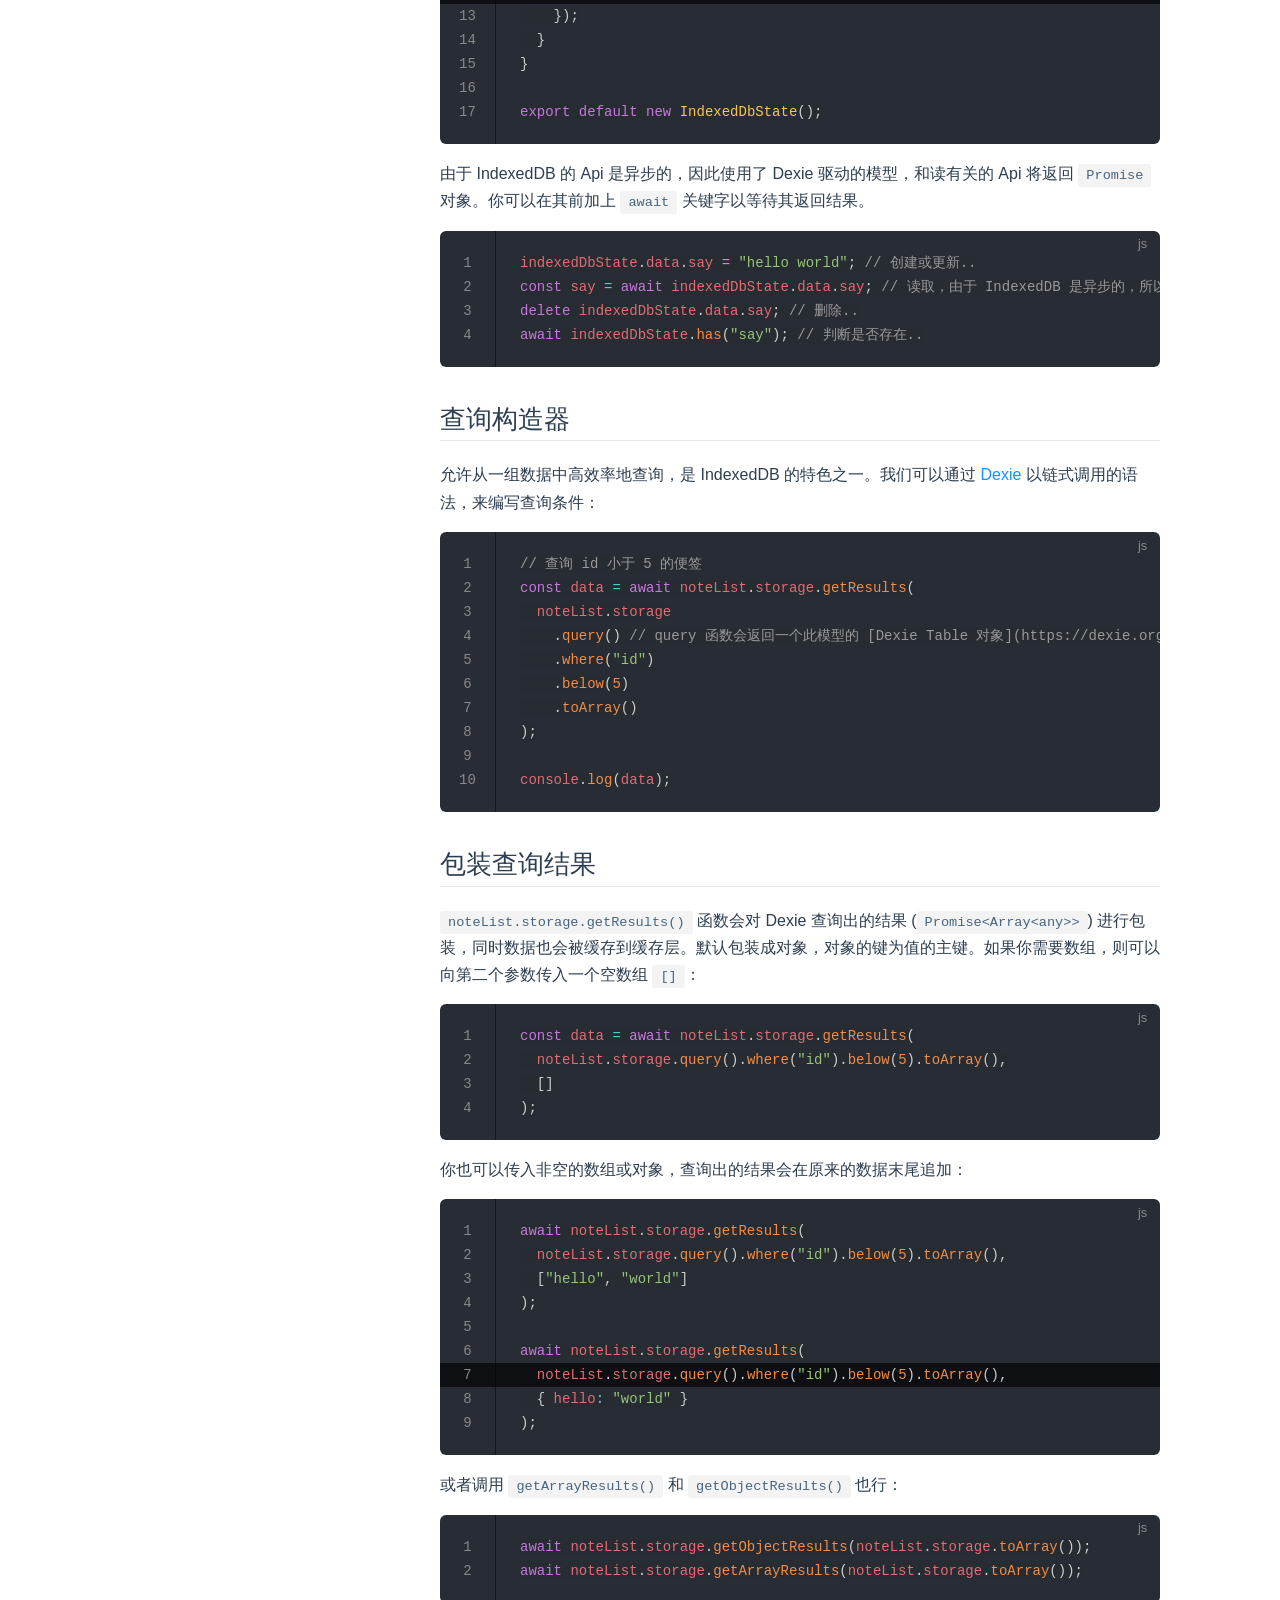
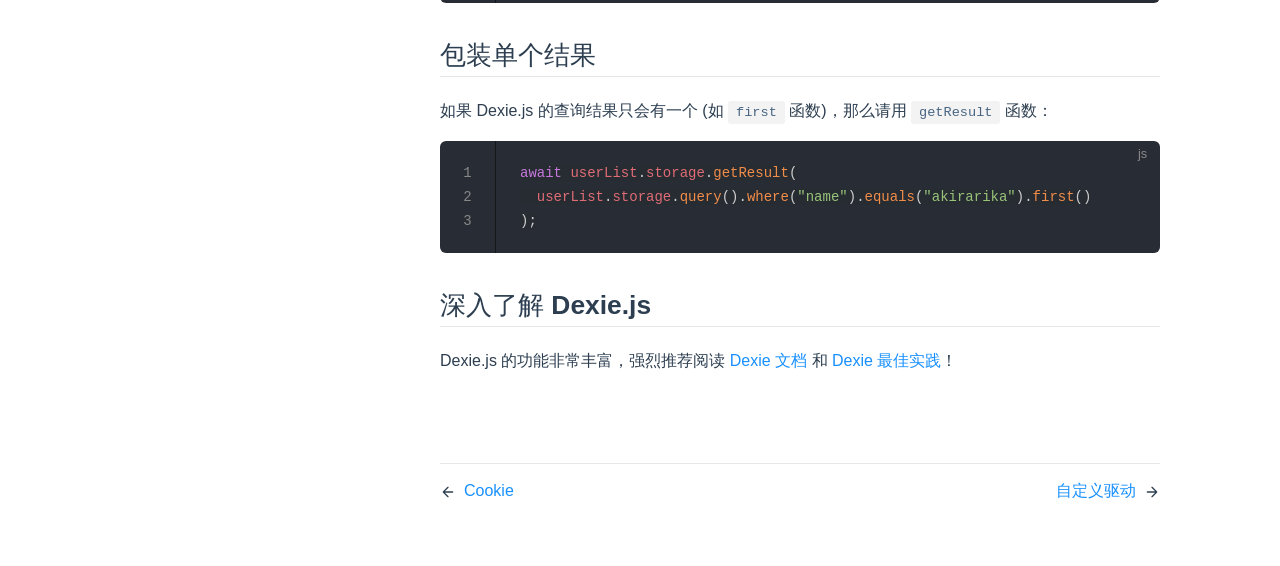
<file: drivers/dexie.html>
<!DOCTYPE html>
<html lang="zh-CN">
  <head>
    <meta charset="utf-8">
    <meta name="viewport" content="width=device-width,initial-scale=1">
    <title>
      Dexie | Kurimudb
    </title>
    <meta name="description" content="Just playing around.">
    <link rel="stylesheet" href="/assets/style.4ee98311.css">
    <link rel="modulepreload" href="/assets/Home.a3b9f555.js">
    <link rel="modulepreload" href="/assets/app.f73deccd.js">
    <link rel="modulepreload" href="/assets/drivers_dexie.md.e8853c36.lean.js">
    <link rel="modulepreload" href="/assets/app.f73deccd.js">
    <link rel="icon" href="favicon.png">
    
  </head>
  <body>
    <div id="app"><!--[--><div class="theme"><header class="nav-bar" data-v-5df6160f><div class="sidebar-button" data-v-5df6160f><svg class="icon" xmlns="http://www.w3.org/2000/svg" aria-hidden="true" role="img" viewBox="0 0 448 512"><path fill="currentColor" d="M436 124H12c-6.627 0-12-5.373-12-12V80c0-6.627 5.373-12 12-12h424c6.627 0 12 5.373 12 12v32c0 6.627-5.373 12-12 12zm0 160H12c-6.627 0-12-5.373-12-12v-32c0-6.627 5.373-12 12-12h424c6.627 0 12 5.373 12 12v32c0 6.627-5.373 12-12 12zm0 160H12c-6.627 0-12-5.373-12-12v-32c0-6.627 5.373-12 12-12h424c6.627 0 12 5.373 12 12v32c0 6.627-5.373 12-12 12z" class></path></svg></div><a class="nav-bar-title" href="/" aria-label="Kurimudb, back to home" data-v-5df6160f data-v-8dbfef3c><!----> Kurimudb</a><div class="flex-grow" data-v-5df6160f></div><div class="nav" data-v-5df6160f><nav class="nav-links" data-v-5df6160f data-v-38e3b123><!--[--><div class="item" data-v-38e3b123><div class="nav-link" data-v-38e3b123 data-v-45eb32c6><a class="item isExternal" href="https://github.com/akirarika/kurimudb/releases" target="_blank" rel="noopener noreferrer" data-v-45eb32c6>更新日志 <svg class="icon outbound" xmlns="http://www.w3.org/2000/svg" aria-hidden="true" x="0px" y="0px" viewbox="0 0 100 100" width="15" height="15" data-v-45eb32c6><path fill="currentColor" d="M18.8,85.1h56l0,0c2.2,0,4-1.8,4-4v-32h-8v28h-48v-48h28v-8h-32l0,0c-2.2,0-4,1.8-4,4v56C14.8,83.3,16.6,85.1,18.8,85.1z"></path><polygon fill="currentColor" points="45.7,48.7 51.3,54.3 77.2,28.5 77.2,37.2 85.2,37.2 85.2,14.9 62.8,14.9 62.8,22.9 71.5,22.9"></polygon></svg></a></div></div><div class="item" data-v-38e3b123><div class="nav-link" data-v-38e3b123 data-v-45eb32c6><a class="item isExternal" href="https://github.com/akirarika/kurimudb" target="_blank" rel="noopener noreferrer" data-v-45eb32c6>Github <svg class="icon outbound" xmlns="http://www.w3.org/2000/svg" aria-hidden="true" x="0px" y="0px" viewbox="0 0 100 100" width="15" height="15" data-v-45eb32c6><path fill="currentColor" d="M18.8,85.1h56l0,0c2.2,0,4-1.8,4-4v-32h-8v28h-48v-48h28v-8h-32l0,0c-2.2,0-4,1.8-4,4v56C14.8,83.3,16.6,85.1,18.8,85.1z"></path><polygon fill="currentColor" points="45.7,48.7 51.3,54.3 77.2,28.5 77.2,37.2 85.2,37.2 85.2,14.9 62.8,14.9 62.8,22.9 71.5,22.9"></polygon></svg></a></div></div><!--]--><div class="item" data-v-38e3b123><div class="nav-dropdown-link" data-v-38e3b123 data-v-6bbf01f6><button class="button" data-v-6bbf01f6><span class="button-text" data-v-6bbf01f6>选择语言</span><span class="right button-arrow" data-v-6bbf01f6></span></button><ul class="dialog" data-v-6bbf01f6><!--[--><li class="dialog-item" data-v-6bbf01f6><div class="nav-dropdown-link-item" data-v-6bbf01f6 data-v-d552fd76><a class="item active" href="/drivers/dexie.html" data-v-d552fd76><span class="arrow" data-v-d552fd76></span><span class="text" data-v-d552fd76>简体中文</span><span class="icon" data-v-d552fd76><!----></span></a></div></li><li class="dialog-item" data-v-6bbf01f6><div class="nav-dropdown-link-item" data-v-6bbf01f6 data-v-d552fd76><a class="item" href="/en/drivers/dexie.html" data-v-d552fd76><span class="arrow" data-v-d552fd76></span><span class="text" data-v-d552fd76>English</span><span class="icon" data-v-d552fd76><!----></span></a></div></li><!--]--></ul></div></div><!----></nav></div><!--[--><!--]--></header><aside class="sidebar" data-v-58e261f2><nav class="nav-links nav" data-v-58e261f2 data-v-38e3b123><!--[--><div class="item" data-v-38e3b123><div class="nav-link" data-v-38e3b123 data-v-45eb32c6><a class="item isExternal" href="https://github.com/akirarika/kurimudb/releases" target="_blank" rel="noopener noreferrer" data-v-45eb32c6>更新日志 <svg class="icon outbound" xmlns="http://www.w3.org/2000/svg" aria-hidden="true" x="0px" y="0px" viewbox="0 0 100 100" width="15" height="15" data-v-45eb32c6><path fill="currentColor" d="M18.8,85.1h56l0,0c2.2,0,4-1.8,4-4v-32h-8v28h-48v-48h28v-8h-32l0,0c-2.2,0-4,1.8-4,4v56C14.8,83.3,16.6,85.1,18.8,85.1z"></path><polygon fill="currentColor" points="45.7,48.7 51.3,54.3 77.2,28.5 77.2,37.2 85.2,37.2 85.2,14.9 62.8,14.9 62.8,22.9 71.5,22.9"></polygon></svg></a></div></div><div class="item" data-v-38e3b123><div class="nav-link" data-v-38e3b123 data-v-45eb32c6><a class="item isExternal" href="https://github.com/akirarika/kurimudb" target="_blank" rel="noopener noreferrer" data-v-45eb32c6>Github <svg class="icon outbound" xmlns="http://www.w3.org/2000/svg" aria-hidden="true" x="0px" y="0px" viewbox="0 0 100 100" width="15" height="15" data-v-45eb32c6><path fill="currentColor" d="M18.8,85.1h56l0,0c2.2,0,4-1.8,4-4v-32h-8v28h-48v-48h28v-8h-32l0,0c-2.2,0-4,1.8-4,4v56C14.8,83.3,16.6,85.1,18.8,85.1z"></path><polygon fill="currentColor" points="45.7,48.7 51.3,54.3 77.2,28.5 77.2,37.2 85.2,37.2 85.2,14.9 62.8,14.9 62.8,22.9 71.5,22.9"></polygon></svg></a></div></div><!--]--><div class="item" data-v-38e3b123><div class="nav-dropdown-link" data-v-38e3b123 data-v-6bbf01f6><button class="button" data-v-6bbf01f6><span class="button-text" data-v-6bbf01f6>选择语言</span><span class="right button-arrow" data-v-6bbf01f6></span></button><ul class="dialog" data-v-6bbf01f6><!--[--><li class="dialog-item" data-v-6bbf01f6><div class="nav-dropdown-link-item" data-v-6bbf01f6 data-v-d552fd76><a class="item active" href="/drivers/dexie.html" data-v-d552fd76><span class="arrow" data-v-d552fd76></span><span class="text" data-v-d552fd76>简体中文</span><span class="icon" data-v-d552fd76><!----></span></a></div></li><li class="dialog-item" data-v-6bbf01f6><div class="nav-dropdown-link-item" data-v-6bbf01f6 data-v-d552fd76><a class="item" href="/en/drivers/dexie.html" data-v-d552fd76><span class="arrow" data-v-d552fd76></span><span class="text" data-v-d552fd76>English</span><span class="icon" data-v-d552fd76><!----></span></a></div></li><!--]--></ul></div></div><!----></nav><!--[--><!--]--><ul class="sidebar-links" data-v-58e261f2><!--[--><li class="sidebar-link" data-v-58e261f2 data-v-58e261f2><p class="sidebar-link-item" data-v-58e261f2>文档</p><ul class="sidebar-links" data-v-58e261f2><li class="sidebar-link" data-v-58e261f2 data-v-58e261f2><a class="sidebar-link-item" href="/intro" data-v-58e261f2>入门</a><!----></li><li class="sidebar-link" data-v-58e261f2 data-v-58e261f2><a class="sidebar-link-item" href="/model" data-v-58e261f2>模型</a><!----></li><li class="sidebar-link" data-v-58e261f2 data-v-58e261f2><a class="sidebar-link-item" href="/persistence" data-v-58e261f2>持久化</a><!----></li><li class="sidebar-link" data-v-58e261f2 data-v-58e261f2><p class="sidebar-link-item" data-v-58e261f2>驱动</p><ul class="sidebar-links" data-v-58e261f2><li class="sidebar-link" data-v-58e261f2 data-v-58e261f2><a class="sidebar-link-item" href="/drivers/localstorage" data-v-58e261f2>LocalStorage</a><!----></li><li class="sidebar-link" data-v-58e261f2 data-v-58e261f2><a class="sidebar-link-item" href="/drivers/cookie" data-v-58e261f2>Cookie</a><!----></li><li class="sidebar-link" data-v-58e261f2 data-v-58e261f2><a class="sidebar-link-item active" href="/drivers/dexie" data-v-58e261f2>Dexie (IndexedDB)</a><ul class="sidebar-links" data-v-58e261f2><li class="sidebar-link" data-v-58e261f2 data-v-58e261f2><a class="sidebar-link-item" href="#安装" data-v-58e261f2>安装</a><!----></li><li class="sidebar-link" data-v-58e261f2 data-v-58e261f2><a class="sidebar-link-item" href="#版本控制" data-v-58e261f2>版本控制</a><!----></li><li class="sidebar-link" data-v-58e261f2 data-v-58e261f2><a class="sidebar-link-item" href="#示例" data-v-58e261f2>示例</a><!----></li><li class="sidebar-link" data-v-58e261f2 data-v-58e261f2><a class="sidebar-link-item" href="#查询构造器" data-v-58e261f2>查询构造器</a><!----></li><li class="sidebar-link" data-v-58e261f2 data-v-58e261f2><a class="sidebar-link-item" href="#包装查询结果" data-v-58e261f2>包装查询结果</a><!----></li><li class="sidebar-link" data-v-58e261f2 data-v-58e261f2><a class="sidebar-link-item" href="#包装单个结果" data-v-58e261f2>包装单个结果</a><!----></li><li class="sidebar-link" data-v-58e261f2 data-v-58e261f2><a class="sidebar-link-item" href="#深入了解-dexie-js" data-v-58e261f2>深入了解 Dexie.js</a><!----></li></ul></li><li class="sidebar-link" data-v-58e261f2 data-v-58e261f2><a class="sidebar-link-item" href="/drivers/custom-driver" data-v-58e261f2>自定义驱动</a><!----></li></ul></li><li class="sidebar-link" data-v-58e261f2 data-v-58e261f2><a class="sidebar-link-item" href="/subscribe" data-v-58e261f2>订阅变更</a><!----></li><li class="sidebar-link" data-v-58e261f2 data-v-58e261f2><a class="sidebar-link-item" href="/typescript" data-v-58e261f2>TypeScript</a><!----></li></ul></li><li class="sidebar-link" data-v-58e261f2 data-v-58e261f2><a class="sidebar-link-item" href="/bestPractices" data-v-58e261f2>最佳实践</a><!----></li><li class="sidebar-link" data-v-58e261f2 data-v-58e261f2><a class="sidebar-link-item" href="/modelCodeMaker" data-v-58e261f2>模型生成器</a><!----></li><!--]--></ul><!--[--><!--]--></aside><!-- TODO: make this button accessible --><div class="sidebar-mask"></div><main class="page" data-v-d36a7fda><div class="container" data-v-d36a7fda><!--[--><!--]--><div class="content" data-v-d36a7fda><div data-v-d36a7fda><h1 id="dexie"><a class="header-anchor" href="#dexie" aria-hidden="true">#</a> Dexie</h1><div class="tip custom-block"><p class="custom-block-title">注意事项</p><p><a href="https://dexie.org/" target="_blank" rel="noopener noreferrer">Dexie.js</a> 是一个优雅的、链式语法的 IndexedDB 的包装器，Github 上搜索 IndexedDB，它在结果中排名第一。</p><p>IndexedDB 是 Web 数据库，它的容量和<a href="https://web.dev/storage-for-the-web/#how-much" target="_blank" rel="noopener noreferrer">用户硬盘大小有关</a>，可以直接存储部分 JavaScript 对象。注意，和 LocalStorage 不同的是， <strong>IndexedDB 是异步的。</strong></p></div><h2 id="安装"><a class="header-anchor" href="#安装" aria-hidden="true">#</a> 安装</h2><div class="language-bash line-numbers-mode"><pre><code><span class="token comment"># 安装 Dexie 本体</span>
<span class="token function">npm</span> i dexie@3
<span class="token comment"># 安装 Kurimudb 的 Dexie 驱动</span>
<span class="token function">npm</span> i kurimudb-driver-dexie@3
</code></pre><div class="line-numbers-wrapper"><span class="line-number">1</span><br><span class="line-number">2</span><br><span class="line-number">3</span><br><span class="line-number">4</span><br></div></div><h2 id="版本控制"><a class="header-anchor" href="#版本控制" aria-hidden="true">#</a> 版本控制</h2><p>Dexie 驱动在使用前，需要先声明数据库的版本，推荐阅读 <a href="https://dexie.org/docs/Tutorial/Design#database-versioning" target="_blank" rel="noopener noreferrer">Dexie 官方文档</a>，下方是一个例子：</p><div class="language-js line-numbers-mode"><pre><code><span class="token comment">// 创建一个 /models/migrations/index.js 文件</span>

<span class="token keyword">import</span> Dexie <span class="token keyword">from</span> <span class="token string">&quot;dexie&quot;</span><span class="token punctuation">;</span>

<span class="token keyword">const</span> db <span class="token operator">=</span> <span class="token keyword">new</span> <span class="token class-name">Dexie</span><span class="token punctuation">(</span><span class="token string">&quot;kurimudb&quot;</span><span class="token punctuation">)</span><span class="token punctuation">;</span>
db<span class="token punctuation">.</span><span class="token function">version</span><span class="token punctuation">(</span><span class="token number">2</span><span class="token punctuation">)</span><span class="token punctuation">.</span><span class="token function">stores</span><span class="token punctuation">(</span><span class="token punctuation">{</span>
  <span class="token comment">// 一个表对应一个模型，需和模型名一致。模型的主键名称默认为 _id，所以表也需要将主键设置为 _id</span>
  indexedDbState<span class="token operator">:</span> <span class="token string">&quot;_id&quot;</span><span class="token punctuation">,</span>
  <span class="token comment">// ++id 代表主键是自增的</span>
  indexedDbList<span class="token operator">:</span> <span class="token string">&quot;++_id&quot;</span><span class="token punctuation">,</span>
<span class="token punctuation">}</span><span class="token punctuation">)</span><span class="token punctuation">;</span>
db<span class="token punctuation">.</span><span class="token function">version</span><span class="token punctuation">(</span><span class="token number">1</span><span class="token punctuation">)</span><span class="token punctuation">.</span><span class="token function">stores</span><span class="token punctuation">(</span><span class="token punctuation">{</span>
  _seed<span class="token operator">:</span> <span class="token string">&quot;_id&quot;</span><span class="token punctuation">,</span> <span class="token comment">// 为了使 kurimudb 的填充功能正常工作，必须创建此表</span>
<span class="token punctuation">}</span><span class="token punctuation">)</span><span class="token punctuation">;</span>

<span class="token keyword">export</span> db<span class="token punctuation">;</span>
</code></pre><div class="line-numbers-wrapper"><span class="line-number">1</span><br><span class="line-number">2</span><br><span class="line-number">3</span><br><span class="line-number">4</span><br><span class="line-number">5</span><br><span class="line-number">6</span><br><span class="line-number">7</span><br><span class="line-number">8</span><br><span class="line-number">9</span><br><span class="line-number">10</span><br><span class="line-number">11</span><br><span class="line-number">12</span><br><span class="line-number">13</span><br><span class="line-number">14</span><br><span class="line-number">15</span><br><span class="line-number">16</span><br></div></div><p><em>版本的顺序是不重要的，Dexie.js 会在迁移不同版本时，自动对版本进行排序。所以，你可以把新的版本写在上面，避免未来版本过多时，降低代码可读性。</em></p><h2 id="示例"><a class="header-anchor" href="#示例" aria-hidden="true">#</a> 示例</h2><div class="language-js line-numbers-mode"><div class="highlight-lines"><br><div class="highlighted"> </div><div class="highlighted"> </div><br><br><div class="highlighted"> </div><br><br><br><br><br><div class="highlighted"> </div><br><br><br><br><br><br></div><pre><code><span class="token keyword">import</span> <span class="token punctuation">{</span> Models <span class="token punctuation">}</span> <span class="token keyword">from</span> <span class="token string">&quot;kurimudb&quot;</span><span class="token punctuation">;</span>
<span class="token keyword">import</span> <span class="token punctuation">{</span> DexieDriver <span class="token punctuation">}</span> <span class="token keyword">from</span> <span class="token string">&quot;kurimudb-driver-dexie&quot;</span><span class="token punctuation">;</span>
<span class="token keyword">import</span> migrations <span class="token keyword">from</span> <span class="token string">&quot;../models/migrations&quot;</span><span class="token punctuation">;</span>

<span class="token keyword">class</span> <span class="token class-name">IndexedDbState</span> <span class="token keyword">extends</span> <span class="token class-name">Models<span class="token punctuation">.</span>keyValue</span> <span class="token punctuation">{</span>
  db <span class="token operator">=</span> migrations<span class="token punctuation">;</span> <span class="token comment">// 将你声明好版本的 Dexie 实例，挂载在模型的 db 属性中，驱动会自动使用它</span>

  <span class="token function">constructor</span><span class="token punctuation">(</span><span class="token punctuation">)</span> <span class="token punctuation">{</span>
    <span class="token keyword">super</span><span class="token punctuation">(</span><span class="token punctuation">{</span>
      name<span class="token operator">:</span> <span class="token string">&quot;indexedDbState&quot;</span><span class="token punctuation">,</span>
      type<span class="token operator">:</span> <span class="token string">&quot;string&quot;</span><span class="token punctuation">,</span>
      driver<span class="token operator">:</span> DexieDriver<span class="token punctuation">,</span>
    <span class="token punctuation">}</span><span class="token punctuation">)</span><span class="token punctuation">;</span>
  <span class="token punctuation">}</span>
<span class="token punctuation">}</span>

<span class="token keyword">export</span> <span class="token keyword">default</span> <span class="token keyword">new</span> <span class="token class-name">IndexedDbState</span><span class="token punctuation">(</span><span class="token punctuation">)</span><span class="token punctuation">;</span>
</code></pre><div class="line-numbers-wrapper"><span class="line-number">1</span><br><span class="line-number">2</span><br><span class="line-number">3</span><br><span class="line-number">4</span><br><span class="line-number">5</span><br><span class="line-number">6</span><br><span class="line-number">7</span><br><span class="line-number">8</span><br><span class="line-number">9</span><br><span class="line-number">10</span><br><span class="line-number">11</span><br><span class="line-number">12</span><br><span class="line-number">13</span><br><span class="line-number">14</span><br><span class="line-number">15</span><br><span class="line-number">16</span><br><span class="line-number">17</span><br></div></div><p>由于 IndexedDB 的 Api 是异步的，因此使用了 Dexie 驱动的模型，和读有关的 Api 将返回 <code>Promise</code> 对象。你可以在其前加上 <code>await</code> 关键字以等待其返回结果。</p><div class="language-js line-numbers-mode"><pre><code>indexedDbState<span class="token punctuation">.</span>data<span class="token punctuation">.</span>say <span class="token operator">=</span> <span class="token string">&quot;hello world&quot;</span><span class="token punctuation">;</span> <span class="token comment">// 创建或更新..</span>
<span class="token keyword">const</span> say <span class="token operator">=</span> <span class="token keyword">await</span> indexedDbState<span class="token punctuation">.</span>data<span class="token punctuation">.</span>say<span class="token punctuation">;</span> <span class="token comment">// 读取，由于 IndexedDB 是异步的，所以需要加 await..</span>
<span class="token keyword">delete</span> indexedDbState<span class="token punctuation">.</span>data<span class="token punctuation">.</span>say<span class="token punctuation">;</span> <span class="token comment">// 删除..</span>
<span class="token keyword">await</span> indexedDbState<span class="token punctuation">.</span><span class="token function">has</span><span class="token punctuation">(</span><span class="token string">&quot;say&quot;</span><span class="token punctuation">)</span><span class="token punctuation">;</span> <span class="token comment">// 判断是否存在..</span>
</code></pre><div class="line-numbers-wrapper"><span class="line-number">1</span><br><span class="line-number">2</span><br><span class="line-number">3</span><br><span class="line-number">4</span><br></div></div><h2 id="查询构造器"><a class="header-anchor" href="#查询构造器" aria-hidden="true">#</a> 查询构造器</h2><p>允许从一组数据中高效率地查询，是 IndexedDB 的特色之一。我们可以通过 <a href="https://dexie.org/docs/Table/Table" target="_blank" rel="noopener noreferrer">Dexie</a> 以链式调用的语法，来编写查询条件：</p><div class="language-js line-numbers-mode"><pre><code><span class="token comment">// 查询 id 小于 5 的便签</span>
<span class="token keyword">const</span> data <span class="token operator">=</span> <span class="token keyword">await</span> noteList<span class="token punctuation">.</span>storage<span class="token punctuation">.</span><span class="token function">getResults</span><span class="token punctuation">(</span>
  noteList<span class="token punctuation">.</span>storage
    <span class="token punctuation">.</span><span class="token function">query</span><span class="token punctuation">(</span><span class="token punctuation">)</span> <span class="token comment">// query 函数会返回一个此模型的 [Dexie Table 对象](https://dexie.org/docs/Table/Table)</span>
    <span class="token punctuation">.</span><span class="token function">where</span><span class="token punctuation">(</span><span class="token string">&quot;id&quot;</span><span class="token punctuation">)</span>
    <span class="token punctuation">.</span><span class="token function">below</span><span class="token punctuation">(</span><span class="token number">5</span><span class="token punctuation">)</span>
    <span class="token punctuation">.</span><span class="token function">toArray</span><span class="token punctuation">(</span><span class="token punctuation">)</span>
<span class="token punctuation">)</span><span class="token punctuation">;</span>

console<span class="token punctuation">.</span><span class="token function">log</span><span class="token punctuation">(</span>data<span class="token punctuation">)</span><span class="token punctuation">;</span>
</code></pre><div class="line-numbers-wrapper"><span class="line-number">1</span><br><span class="line-number">2</span><br><span class="line-number">3</span><br><span class="line-number">4</span><br><span class="line-number">5</span><br><span class="line-number">6</span><br><span class="line-number">7</span><br><span class="line-number">8</span><br><span class="line-number">9</span><br><span class="line-number">10</span><br></div></div><h2 id="包装查询结果"><a class="header-anchor" href="#包装查询结果" aria-hidden="true">#</a> 包装查询结果</h2><p><code>noteList.storage.getResults()</code> 函数会对 Dexie 查询出的结果 (<code>Promise&lt;Array&lt;any&gt;&gt;</code>) 进行包装，<strong>同时数据也会被缓存到缓存层</strong>。默认包装成对象，对象的键为值的主键。如果你需要数组，则可以向第二个参数传入一个空数组 <code>[]</code>：</p><div class="language-js line-numbers-mode"><div class="highlight-lines"><br><br><br><br><br></div><pre><code><span class="token keyword">const</span> data <span class="token operator">=</span> <span class="token keyword">await</span> noteList<span class="token punctuation">.</span>storage<span class="token punctuation">.</span><span class="token function">getResults</span><span class="token punctuation">(</span>
  noteList<span class="token punctuation">.</span>storage<span class="token punctuation">.</span><span class="token function">query</span><span class="token punctuation">(</span><span class="token punctuation">)</span><span class="token punctuation">.</span><span class="token function">where</span><span class="token punctuation">(</span><span class="token string">&quot;id&quot;</span><span class="token punctuation">)</span><span class="token punctuation">.</span><span class="token function">below</span><span class="token punctuation">(</span><span class="token number">5</span><span class="token punctuation">)</span><span class="token punctuation">.</span><span class="token function">toArray</span><span class="token punctuation">(</span><span class="token punctuation">)</span><span class="token punctuation">,</span>
  <span class="token punctuation">[</span><span class="token punctuation">]</span>
<span class="token punctuation">)</span><span class="token punctuation">;</span>
</code></pre><div class="line-numbers-wrapper"><span class="line-number">1</span><br><span class="line-number">2</span><br><span class="line-number">3</span><br><span class="line-number">4</span><br></div></div><p>你也可以传入非空的数组或对象，查询出的结果会在原来的数据末尾追加：</p><div class="language-js line-numbers-mode"><div class="highlight-lines"><br><br><br><br><br><br><div class="highlighted"> </div><br><br><br></div><pre><code><span class="token keyword">await</span> noteList<span class="token punctuation">.</span>storage<span class="token punctuation">.</span><span class="token function">getResults</span><span class="token punctuation">(</span>
  noteList<span class="token punctuation">.</span>storage<span class="token punctuation">.</span><span class="token function">query</span><span class="token punctuation">(</span><span class="token punctuation">)</span><span class="token punctuation">.</span><span class="token function">where</span><span class="token punctuation">(</span><span class="token string">&quot;id&quot;</span><span class="token punctuation">)</span><span class="token punctuation">.</span><span class="token function">below</span><span class="token punctuation">(</span><span class="token number">5</span><span class="token punctuation">)</span><span class="token punctuation">.</span><span class="token function">toArray</span><span class="token punctuation">(</span><span class="token punctuation">)</span><span class="token punctuation">,</span>
  <span class="token punctuation">[</span><span class="token string">&quot;hello&quot;</span><span class="token punctuation">,</span> <span class="token string">&quot;world&quot;</span><span class="token punctuation">]</span>
<span class="token punctuation">)</span><span class="token punctuation">;</span>

<span class="token keyword">await</span> noteList<span class="token punctuation">.</span>storage<span class="token punctuation">.</span><span class="token function">getResults</span><span class="token punctuation">(</span>
  noteList<span class="token punctuation">.</span>storage<span class="token punctuation">.</span><span class="token function">query</span><span class="token punctuation">(</span><span class="token punctuation">)</span><span class="token punctuation">.</span><span class="token function">where</span><span class="token punctuation">(</span><span class="token string">&quot;id&quot;</span><span class="token punctuation">)</span><span class="token punctuation">.</span><span class="token function">below</span><span class="token punctuation">(</span><span class="token number">5</span><span class="token punctuation">)</span><span class="token punctuation">.</span><span class="token function">toArray</span><span class="token punctuation">(</span><span class="token punctuation">)</span><span class="token punctuation">,</span>
  <span class="token punctuation">{</span> hello<span class="token operator">:</span> <span class="token string">&quot;world&quot;</span> <span class="token punctuation">}</span>
<span class="token punctuation">)</span><span class="token punctuation">;</span>
</code></pre><div class="line-numbers-wrapper"><span class="line-number">1</span><br><span class="line-number">2</span><br><span class="line-number">3</span><br><span class="line-number">4</span><br><span class="line-number">5</span><br><span class="line-number">6</span><br><span class="line-number">7</span><br><span class="line-number">8</span><br><span class="line-number">9</span><br></div></div><p>或者调用 <code>getArrayResults()</code> 和 <code>getObjectResults()</code> 也行：</p><div class="language-js line-numbers-mode"><pre><code><span class="token keyword">await</span> noteList<span class="token punctuation">.</span>storage<span class="token punctuation">.</span><span class="token function">getObjectResults</span><span class="token punctuation">(</span>noteList<span class="token punctuation">.</span>storage<span class="token punctuation">.</span><span class="token function">toArray</span><span class="token punctuation">(</span><span class="token punctuation">)</span><span class="token punctuation">)</span><span class="token punctuation">;</span>
<span class="token keyword">await</span> noteList<span class="token punctuation">.</span>storage<span class="token punctuation">.</span><span class="token function">getArrayResults</span><span class="token punctuation">(</span>noteList<span class="token punctuation">.</span>storage<span class="token punctuation">.</span><span class="token function">toArray</span><span class="token punctuation">(</span><span class="token punctuation">)</span><span class="token punctuation">)</span><span class="token punctuation">;</span>
</code></pre><div class="line-numbers-wrapper"><span class="line-number">1</span><br><span class="line-number">2</span><br></div></div><h2 id="包装单个结果"><a class="header-anchor" href="#包装单个结果" aria-hidden="true">#</a> 包装单个结果</h2><p>如果 Dexie.js 的查询结果只会有一个 (如 <code>first</code> 函数)，那么请用 <code>getResult</code> 函数：</p><div class="language-js line-numbers-mode"><pre><code><span class="token keyword">await</span> userList<span class="token punctuation">.</span>storage<span class="token punctuation">.</span><span class="token function">getResult</span><span class="token punctuation">(</span>
  userList<span class="token punctuation">.</span>storage<span class="token punctuation">.</span><span class="token function">query</span><span class="token punctuation">(</span><span class="token punctuation">)</span><span class="token punctuation">.</span><span class="token function">where</span><span class="token punctuation">(</span><span class="token string">&quot;name&quot;</span><span class="token punctuation">)</span><span class="token punctuation">.</span><span class="token function">equals</span><span class="token punctuation">(</span><span class="token string">&quot;akirarika&quot;</span><span class="token punctuation">)</span><span class="token punctuation">.</span><span class="token function">first</span><span class="token punctuation">(</span><span class="token punctuation">)</span>
<span class="token punctuation">)</span><span class="token punctuation">;</span>
</code></pre><div class="line-numbers-wrapper"><span class="line-number">1</span><br><span class="line-number">2</span><br><span class="line-number">3</span><br></div></div><h2 id="深入了解-dexie-js"><a class="header-anchor" href="#深入了解-dexie-js" aria-hidden="true">#</a> 深入了解 Dexie.js</h2><p>Dexie.js 的功能非常丰富，强烈推荐阅读 <a href="https://dexie.org/docs/API-Reference" target="_blank" rel="noopener noreferrer">Dexie 文档</a> 和 <a href="https://dexie.org/docs/Tutorial/Best-Practices#1-understand-promises" target="_blank" rel="noopener noreferrer">Dexie 最佳实践</a>！</p></div></div><footer class="page-footer" data-v-d36a7fda data-v-5a019cc9><div class="edit" data-v-5a019cc9><div class="edit-link" data-v-5a019cc9 data-v-3ae295f1><!----></div></div><div class="updated" data-v-5a019cc9><!----></div></footer><div class="next-and-prev-link" data-v-d36a7fda data-v-6683615c><div class="container" data-v-6683615c><div class="prev" data-v-6683615c><a class="link" href="/drivers/cookie" data-v-6683615c><svg xmlns="http://www.w3.org/2000/svg" viewbox="0 0 24 24" class="icon icon-prev" data-v-6683615c><path d="M19,11H7.4l5.3-5.3c0.4-0.4,0.4-1,0-1.4s-1-0.4-1.4,0l-7,7c-0.1,0.1-0.2,0.2-0.2,0.3c-0.1,0.2-0.1,0.5,0,0.8c0.1,0.1,0.1,0.2,0.2,0.3l7,7c0.2,0.2,0.5,0.3,0.7,0.3s0.5-0.1,0.7-0.3c0.4-0.4,0.4-1,0-1.4L7.4,13H19c0.6,0,1-0.4,1-1S19.6,11,19,11z"></path></svg><span class="text" data-v-6683615c>Cookie</span></a></div><div class="next" data-v-6683615c><a class="link" href="/drivers/custom-driver" data-v-6683615c><span class="text" data-v-6683615c>自定义驱动</span><svg xmlns="http://www.w3.org/2000/svg" viewbox="0 0 24 24" class="icon icon-next" data-v-6683615c><path d="M19.9,12.4c0.1-0.2,0.1-0.5,0-0.8c-0.1-0.1-0.1-0.2-0.2-0.3l-7-7c-0.4-0.4-1-0.4-1.4,0s-0.4,1,0,1.4l5.3,5.3H5c-0.6,0-1,0.4-1,1s0.4,1,1,1h11.6l-5.3,5.3c-0.4,0.4-0.4,1,0,1.4c0.2,0.2,0.5,0.3,0.7,0.3s0.5-0.1,0.7-0.3l7-7C19.8,12.6,19.9,12.5,19.9,12.4z"></path></svg></a></div></div></div><!--[--><!--]--></div></main></div><!----><!--]--></div>
    <script>__VP_HASH_MAP__ = JSON.parse("{\"bestpractices.md\":\"8d1e0a62\",\"index.md\":\"a15addd6\",\"intro.md\":\"8d3476f7\",\"model.md\":\"d3d70162\",\"modelcodemaker.md\":\"7ee6f86b\",\"persistence.md\":\"03e7498a\",\"subscribe.md\":\"a7df8d7e\",\"typescript.md\":\"9c0c6d28\",\"drivers_cookie.md\":\"b210d43b\",\"drivers_custom-driver.md\":\"dc3cb9aa\",\"drivers_dexie.md\":\"e8853c36\",\"drivers_localstorage.md\":\"59b95e2a\",\"en_index.md\":\"558a6fd9\"}")</script>
    <script type="module" async src="/assets/app.f73deccd.js"></script>
  </body>
</html>
</file>
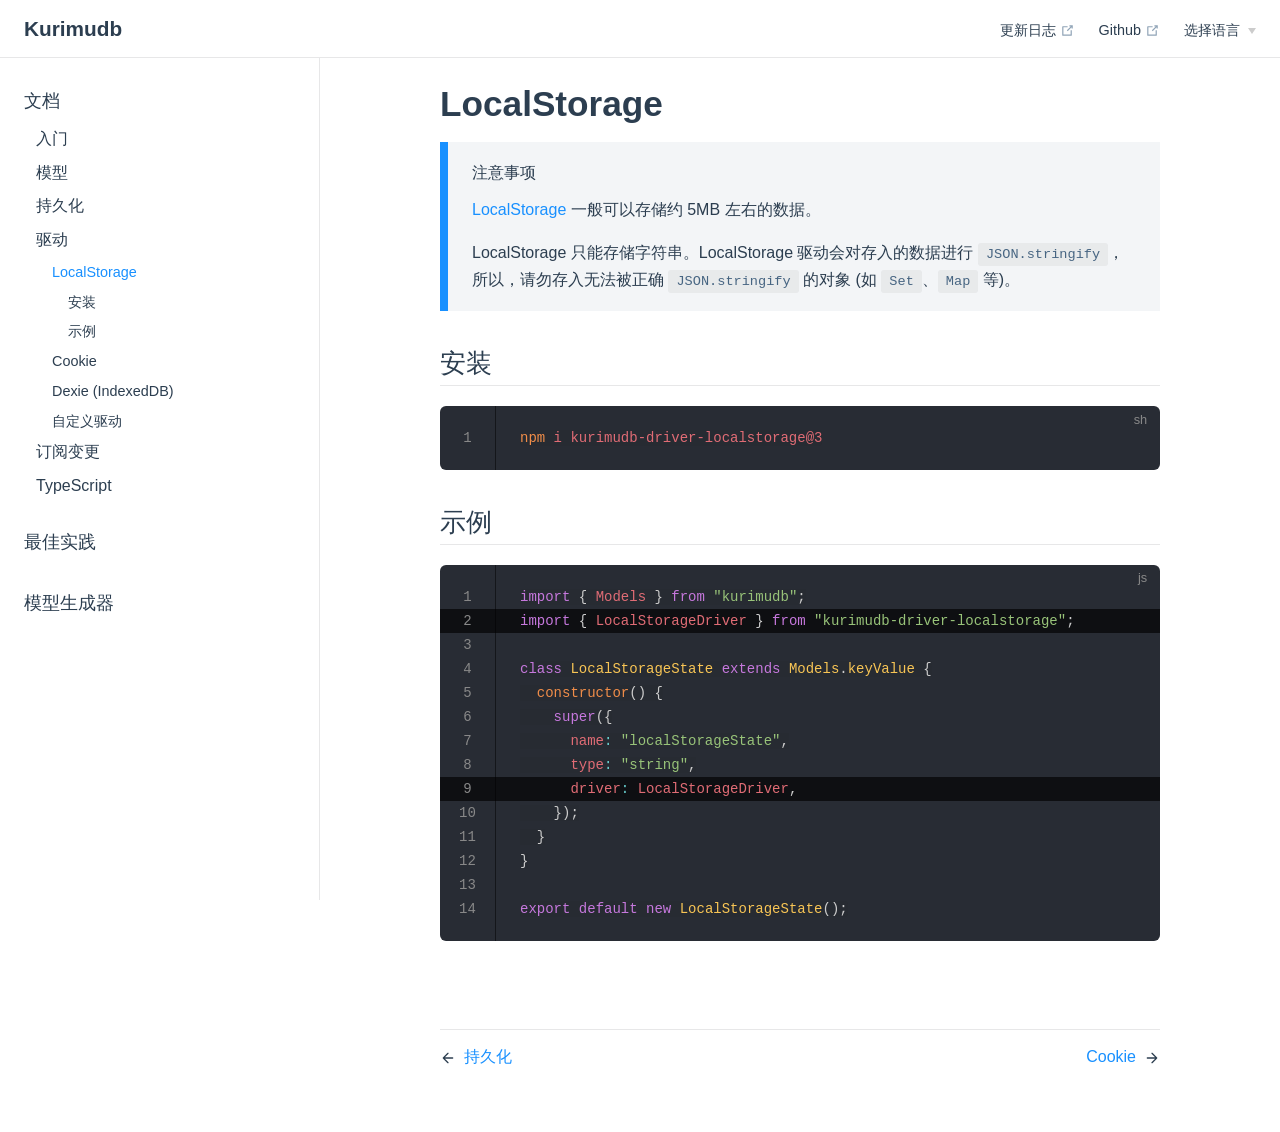
<file: drivers/localstorage.html>
<!DOCTYPE html>
<html lang="zh-CN">
  <head>
    <meta charset="utf-8">
    <meta name="viewport" content="width=device-width,initial-scale=1">
    <title>
      LocalStorage | Kurimudb
    </title>
    <meta name="description" content="Just playing around.">
    <link rel="stylesheet" href="/assets/style.4ee98311.css">
    <link rel="modulepreload" href="/assets/Home.a3b9f555.js">
    <link rel="modulepreload" href="/assets/app.f73deccd.js">
    <link rel="modulepreload" href="/assets/drivers_localstorage.md.59b95e2a.lean.js">
    <link rel="modulepreload" href="/assets/app.f73deccd.js">
    <link rel="icon" href="favicon.png">
    
  </head>
  <body>
    <div id="app"><!--[--><div class="theme"><header class="nav-bar" data-v-5df6160f><div class="sidebar-button" data-v-5df6160f><svg class="icon" xmlns="http://www.w3.org/2000/svg" aria-hidden="true" role="img" viewBox="0 0 448 512"><path fill="currentColor" d="M436 124H12c-6.627 0-12-5.373-12-12V80c0-6.627 5.373-12 12-12h424c6.627 0 12 5.373 12 12v32c0 6.627-5.373 12-12 12zm0 160H12c-6.627 0-12-5.373-12-12v-32c0-6.627 5.373-12 12-12h424c6.627 0 12 5.373 12 12v32c0 6.627-5.373 12-12 12zm0 160H12c-6.627 0-12-5.373-12-12v-32c0-6.627 5.373-12 12-12h424c6.627 0 12 5.373 12 12v32c0 6.627-5.373 12-12 12z" class></path></svg></div><a class="nav-bar-title" href="/" aria-label="Kurimudb, back to home" data-v-5df6160f data-v-8dbfef3c><!----> Kurimudb</a><div class="flex-grow" data-v-5df6160f></div><div class="nav" data-v-5df6160f><nav class="nav-links" data-v-5df6160f data-v-38e3b123><!--[--><div class="item" data-v-38e3b123><div class="nav-link" data-v-38e3b123 data-v-45eb32c6><a class="item isExternal" href="https://github.com/akirarika/kurimudb/releases" target="_blank" rel="noopener noreferrer" data-v-45eb32c6>更新日志 <svg class="icon outbound" xmlns="http://www.w3.org/2000/svg" aria-hidden="true" x="0px" y="0px" viewbox="0 0 100 100" width="15" height="15" data-v-45eb32c6><path fill="currentColor" d="M18.8,85.1h56l0,0c2.2,0,4-1.8,4-4v-32h-8v28h-48v-48h28v-8h-32l0,0c-2.2,0-4,1.8-4,4v56C14.8,83.3,16.6,85.1,18.8,85.1z"></path><polygon fill="currentColor" points="45.7,48.7 51.3,54.3 77.2,28.5 77.2,37.2 85.2,37.2 85.2,14.9 62.8,14.9 62.8,22.9 71.5,22.9"></polygon></svg></a></div></div><div class="item" data-v-38e3b123><div class="nav-link" data-v-38e3b123 data-v-45eb32c6><a class="item isExternal" href="https://github.com/akirarika/kurimudb" target="_blank" rel="noopener noreferrer" data-v-45eb32c6>Github <svg class="icon outbound" xmlns="http://www.w3.org/2000/svg" aria-hidden="true" x="0px" y="0px" viewbox="0 0 100 100" width="15" height="15" data-v-45eb32c6><path fill="currentColor" d="M18.8,85.1h56l0,0c2.2,0,4-1.8,4-4v-32h-8v28h-48v-48h28v-8h-32l0,0c-2.2,0-4,1.8-4,4v56C14.8,83.3,16.6,85.1,18.8,85.1z"></path><polygon fill="currentColor" points="45.7,48.7 51.3,54.3 77.2,28.5 77.2,37.2 85.2,37.2 85.2,14.9 62.8,14.9 62.8,22.9 71.5,22.9"></polygon></svg></a></div></div><!--]--><div class="item" data-v-38e3b123><div class="nav-dropdown-link" data-v-38e3b123 data-v-6bbf01f6><button class="button" data-v-6bbf01f6><span class="button-text" data-v-6bbf01f6>选择语言</span><span class="right button-arrow" data-v-6bbf01f6></span></button><ul class="dialog" data-v-6bbf01f6><!--[--><li class="dialog-item" data-v-6bbf01f6><div class="nav-dropdown-link-item" data-v-6bbf01f6 data-v-d552fd76><a class="item active" href="/drivers/localstorage.html" data-v-d552fd76><span class="arrow" data-v-d552fd76></span><span class="text" data-v-d552fd76>简体中文</span><span class="icon" data-v-d552fd76><!----></span></a></div></li><li class="dialog-item" data-v-6bbf01f6><div class="nav-dropdown-link-item" data-v-6bbf01f6 data-v-d552fd76><a class="item" href="/en/drivers/localstorage.html" data-v-d552fd76><span class="arrow" data-v-d552fd76></span><span class="text" data-v-d552fd76>English</span><span class="icon" data-v-d552fd76><!----></span></a></div></li><!--]--></ul></div></div><!----></nav></div><!--[--><!--]--></header><aside class="sidebar" data-v-58e261f2><nav class="nav-links nav" data-v-58e261f2 data-v-38e3b123><!--[--><div class="item" data-v-38e3b123><div class="nav-link" data-v-38e3b123 data-v-45eb32c6><a class="item isExternal" href="https://github.com/akirarika/kurimudb/releases" target="_blank" rel="noopener noreferrer" data-v-45eb32c6>更新日志 <svg class="icon outbound" xmlns="http://www.w3.org/2000/svg" aria-hidden="true" x="0px" y="0px" viewbox="0 0 100 100" width="15" height="15" data-v-45eb32c6><path fill="currentColor" d="M18.8,85.1h56l0,0c2.2,0,4-1.8,4-4v-32h-8v28h-48v-48h28v-8h-32l0,0c-2.2,0-4,1.8-4,4v56C14.8,83.3,16.6,85.1,18.8,85.1z"></path><polygon fill="currentColor" points="45.7,48.7 51.3,54.3 77.2,28.5 77.2,37.2 85.2,37.2 85.2,14.9 62.8,14.9 62.8,22.9 71.5,22.9"></polygon></svg></a></div></div><div class="item" data-v-38e3b123><div class="nav-link" data-v-38e3b123 data-v-45eb32c6><a class="item isExternal" href="https://github.com/akirarika/kurimudb" target="_blank" rel="noopener noreferrer" data-v-45eb32c6>Github <svg class="icon outbound" xmlns="http://www.w3.org/2000/svg" aria-hidden="true" x="0px" y="0px" viewbox="0 0 100 100" width="15" height="15" data-v-45eb32c6><path fill="currentColor" d="M18.8,85.1h56l0,0c2.2,0,4-1.8,4-4v-32h-8v28h-48v-48h28v-8h-32l0,0c-2.2,0-4,1.8-4,4v56C14.8,83.3,16.6,85.1,18.8,85.1z"></path><polygon fill="currentColor" points="45.7,48.7 51.3,54.3 77.2,28.5 77.2,37.2 85.2,37.2 85.2,14.9 62.8,14.9 62.8,22.9 71.5,22.9"></polygon></svg></a></div></div><!--]--><div class="item" data-v-38e3b123><div class="nav-dropdown-link" data-v-38e3b123 data-v-6bbf01f6><button class="button" data-v-6bbf01f6><span class="button-text" data-v-6bbf01f6>选择语言</span><span class="right button-arrow" data-v-6bbf01f6></span></button><ul class="dialog" data-v-6bbf01f6><!--[--><li class="dialog-item" data-v-6bbf01f6><div class="nav-dropdown-link-item" data-v-6bbf01f6 data-v-d552fd76><a class="item active" href="/drivers/localstorage.html" data-v-d552fd76><span class="arrow" data-v-d552fd76></span><span class="text" data-v-d552fd76>简体中文</span><span class="icon" data-v-d552fd76><!----></span></a></div></li><li class="dialog-item" data-v-6bbf01f6><div class="nav-dropdown-link-item" data-v-6bbf01f6 data-v-d552fd76><a class="item" href="/en/drivers/localstorage.html" data-v-d552fd76><span class="arrow" data-v-d552fd76></span><span class="text" data-v-d552fd76>English</span><span class="icon" data-v-d552fd76><!----></span></a></div></li><!--]--></ul></div></div><!----></nav><!--[--><!--]--><ul class="sidebar-links" data-v-58e261f2><!--[--><li class="sidebar-link" data-v-58e261f2 data-v-58e261f2><p class="sidebar-link-item" data-v-58e261f2>文档</p><ul class="sidebar-links" data-v-58e261f2><li class="sidebar-link" data-v-58e261f2 data-v-58e261f2><a class="sidebar-link-item" href="/intro" data-v-58e261f2>入门</a><!----></li><li class="sidebar-link" data-v-58e261f2 data-v-58e261f2><a class="sidebar-link-item" href="/model" data-v-58e261f2>模型</a><!----></li><li class="sidebar-link" data-v-58e261f2 data-v-58e261f2><a class="sidebar-link-item" href="/persistence" data-v-58e261f2>持久化</a><!----></li><li class="sidebar-link" data-v-58e261f2 data-v-58e261f2><p class="sidebar-link-item" data-v-58e261f2>驱动</p><ul class="sidebar-links" data-v-58e261f2><li class="sidebar-link" data-v-58e261f2 data-v-58e261f2><a class="sidebar-link-item active" href="/drivers/localstorage" data-v-58e261f2>LocalStorage</a><ul class="sidebar-links" data-v-58e261f2><li class="sidebar-link" data-v-58e261f2 data-v-58e261f2><a class="sidebar-link-item" href="#安装" data-v-58e261f2>安装</a><!----></li><li class="sidebar-link" data-v-58e261f2 data-v-58e261f2><a class="sidebar-link-item" href="#示例" data-v-58e261f2>示例</a><!----></li></ul></li><li class="sidebar-link" data-v-58e261f2 data-v-58e261f2><a class="sidebar-link-item" href="/drivers/cookie" data-v-58e261f2>Cookie</a><!----></li><li class="sidebar-link" data-v-58e261f2 data-v-58e261f2><a class="sidebar-link-item" href="/drivers/dexie" data-v-58e261f2>Dexie (IndexedDB)</a><!----></li><li class="sidebar-link" data-v-58e261f2 data-v-58e261f2><a class="sidebar-link-item" href="/drivers/custom-driver" data-v-58e261f2>自定义驱动</a><!----></li></ul></li><li class="sidebar-link" data-v-58e261f2 data-v-58e261f2><a class="sidebar-link-item" href="/subscribe" data-v-58e261f2>订阅变更</a><!----></li><li class="sidebar-link" data-v-58e261f2 data-v-58e261f2><a class="sidebar-link-item" href="/typescript" data-v-58e261f2>TypeScript</a><!----></li></ul></li><li class="sidebar-link" data-v-58e261f2 data-v-58e261f2><a class="sidebar-link-item" href="/bestPractices" data-v-58e261f2>最佳实践</a><!----></li><li class="sidebar-link" data-v-58e261f2 data-v-58e261f2><a class="sidebar-link-item" href="/modelCodeMaker" data-v-58e261f2>模型生成器</a><!----></li><!--]--></ul><!--[--><!--]--></aside><!-- TODO: make this button accessible --><div class="sidebar-mask"></div><main class="page" data-v-d36a7fda><div class="container" data-v-d36a7fda><!--[--><!--]--><div class="content" data-v-d36a7fda><div data-v-d36a7fda><h1 id="localstorage"><a class="header-anchor" href="#localstorage" aria-hidden="true">#</a> LocalStorage</h1><div class="tip custom-block"><p class="custom-block-title">注意事项</p><p><a href="https://developer.mozilla.org/docs/Web/API/Window/localStorage" target="_blank" rel="noopener noreferrer">LocalStorage</a> 一般可以存储约 5MB 左右的数据。</p><p>LocalStorage 只能存储字符串。LocalStorage 驱动会对存入的数据进行 <code>JSON.stringify</code>，所以，请勿存入无法被正确 <code>JSON.stringify</code> 的对象 (如 <code>Set</code>、<code>Map</code> 等)。</p></div><h2 id="安装"><a class="header-anchor" href="#安装" aria-hidden="true">#</a> 安装</h2><div class="language-bash line-numbers-mode"><pre><code><span class="token function">npm</span> i kurimudb-driver-localstorage@3
</code></pre><div class="line-numbers-wrapper"><span class="line-number">1</span><br></div></div><h2 id="示例"><a class="header-anchor" href="#示例" aria-hidden="true">#</a> 示例</h2><div class="language-js line-numbers-mode"><div class="highlight-lines"><br><div class="highlighted"> </div><br><br><br><br><br><br><div class="highlighted"> </div><br><br><br><br><br><br></div><pre><code><span class="token keyword">import</span> <span class="token punctuation">{</span> Models <span class="token punctuation">}</span> <span class="token keyword">from</span> <span class="token string">&quot;kurimudb&quot;</span><span class="token punctuation">;</span>
<span class="token keyword">import</span> <span class="token punctuation">{</span> LocalStorageDriver <span class="token punctuation">}</span> <span class="token keyword">from</span> <span class="token string">&quot;kurimudb-driver-localstorage&quot;</span><span class="token punctuation">;</span>

<span class="token keyword">class</span> <span class="token class-name">LocalStorageState</span> <span class="token keyword">extends</span> <span class="token class-name">Models<span class="token punctuation">.</span>keyValue</span> <span class="token punctuation">{</span>
  <span class="token function">constructor</span><span class="token punctuation">(</span><span class="token punctuation">)</span> <span class="token punctuation">{</span>
    <span class="token keyword">super</span><span class="token punctuation">(</span><span class="token punctuation">{</span>
      name<span class="token operator">:</span> <span class="token string">&quot;localStorageState&quot;</span><span class="token punctuation">,</span>
      type<span class="token operator">:</span> <span class="token string">&quot;string&quot;</span><span class="token punctuation">,</span>
      driver<span class="token operator">:</span> LocalStorageDriver<span class="token punctuation">,</span>
    <span class="token punctuation">}</span><span class="token punctuation">)</span><span class="token punctuation">;</span>
  <span class="token punctuation">}</span>
<span class="token punctuation">}</span>

<span class="token keyword">export</span> <span class="token keyword">default</span> <span class="token keyword">new</span> <span class="token class-name">LocalStorageState</span><span class="token punctuation">(</span><span class="token punctuation">)</span><span class="token punctuation">;</span>
</code></pre><div class="line-numbers-wrapper"><span class="line-number">1</span><br><span class="line-number">2</span><br><span class="line-number">3</span><br><span class="line-number">4</span><br><span class="line-number">5</span><br><span class="line-number">6</span><br><span class="line-number">7</span><br><span class="line-number">8</span><br><span class="line-number">9</span><br><span class="line-number">10</span><br><span class="line-number">11</span><br><span class="line-number">12</span><br><span class="line-number">13</span><br><span class="line-number">14</span><br></div></div></div></div><footer class="page-footer" data-v-d36a7fda data-v-5a019cc9><div class="edit" data-v-5a019cc9><div class="edit-link" data-v-5a019cc9 data-v-3ae295f1><!----></div></div><div class="updated" data-v-5a019cc9><!----></div></footer><div class="next-and-prev-link" data-v-d36a7fda data-v-6683615c><div class="container" data-v-6683615c><div class="prev" data-v-6683615c><a class="link" href="/persistence" data-v-6683615c><svg xmlns="http://www.w3.org/2000/svg" viewbox="0 0 24 24" class="icon icon-prev" data-v-6683615c><path d="M19,11H7.4l5.3-5.3c0.4-0.4,0.4-1,0-1.4s-1-0.4-1.4,0l-7,7c-0.1,0.1-0.2,0.2-0.2,0.3c-0.1,0.2-0.1,0.5,0,0.8c0.1,0.1,0.1,0.2,0.2,0.3l7,7c0.2,0.2,0.5,0.3,0.7,0.3s0.5-0.1,0.7-0.3c0.4-0.4,0.4-1,0-1.4L7.4,13H19c0.6,0,1-0.4,1-1S19.6,11,19,11z"></path></svg><span class="text" data-v-6683615c>持久化</span></a></div><div class="next" data-v-6683615c><a class="link" href="/drivers/cookie" data-v-6683615c><span class="text" data-v-6683615c>Cookie</span><svg xmlns="http://www.w3.org/2000/svg" viewbox="0 0 24 24" class="icon icon-next" data-v-6683615c><path d="M19.9,12.4c0.1-0.2,0.1-0.5,0-0.8c-0.1-0.1-0.1-0.2-0.2-0.3l-7-7c-0.4-0.4-1-0.4-1.4,0s-0.4,1,0,1.4l5.3,5.3H5c-0.6,0-1,0.4-1,1s0.4,1,1,1h11.6l-5.3,5.3c-0.4,0.4-0.4,1,0,1.4c0.2,0.2,0.5,0.3,0.7,0.3s0.5-0.1,0.7-0.3l7-7C19.8,12.6,19.9,12.5,19.9,12.4z"></path></svg></a></div></div></div><!--[--><!--]--></div></main></div><!----><!--]--></div>
    <script>__VP_HASH_MAP__ = JSON.parse("{\"bestpractices.md\":\"8d1e0a62\",\"index.md\":\"a15addd6\",\"intro.md\":\"8d3476f7\",\"model.md\":\"d3d70162\",\"modelcodemaker.md\":\"7ee6f86b\",\"persistence.md\":\"03e7498a\",\"subscribe.md\":\"a7df8d7e\",\"typescript.md\":\"9c0c6d28\",\"drivers_cookie.md\":\"b210d43b\",\"drivers_custom-driver.md\":\"dc3cb9aa\",\"drivers_dexie.md\":\"e8853c36\",\"drivers_localstorage.md\":\"59b95e2a\",\"en_index.md\":\"558a6fd9\"}")</script>
    <script type="module" async src="/assets/app.f73deccd.js"></script>
  </body>
</html>
</file>
<file: assets/style.4ee98311.css>
:root{--c-white:#ffffff;--c-white-dark:#f8f8f8;--c-black:#000000;--c-divider-light:rgba(60, 60, 67, 0.12);--c-divider-dark:rgba(84, 84, 88, 0.48);--c-text-light-1:#2c3e50;--c-text-light-2:#476582;--c-text-light-3:#90a4b7;--c-brand:#3eaf7c;--c-brand-light:#4abf8a;--font-family-base:-apple-system,BlinkMacSystemFont,'Segoe UI',Roboto,Oxygen,Ubuntu,Cantarell,'Fira Sans','Droid Sans','Helvetica Neue',sans-serif;--font-family-mono:source-code-pro,Menlo,Monaco,Consolas,'Courier New',monospace;--z-index-navbar:10;--z-index-sidebar:6;--shadow-1:0 1px 2px rgba(0, 0, 0, 0.04),0 1px 2px rgba(0, 0, 0, 0.06);--shadow-2:0 3px 12px rgba(0, 0, 0, 0.07),0 1px 4px rgba(0, 0, 0, 0.07);--shadow-3:0 12px 32px rgba(0, 0, 0, 0.1),0 2px 6px rgba(0, 0, 0, 0.08);--shadow-4:0 14px 44px rgba(0, 0, 0, 0.12),0 3px 9px rgba(0, 0, 0, 0.12);--shadow-5:0 18px 56px rgba(0, 0, 0, 0.16),0 4px 12px rgba(0, 0, 0, 0.16);--header-height:3.6rem}:root{--c-divider:var(--c-divider-light);--c-text:var(--c-text-light-1);--c-text-light:var(--c-text-light-2);--c-text-lighter:var(--c-text-light-3);--c-bg:var(--c-white);--c-bg-accent:var(--c-white-dark);--code-line-height:24px;--code-font-family:var(--font-family-mono);--code-font-size:14px;--code-inline-bg-color:rgba(27, 31, 35, 0.05);--code-bg-color:#282c34}*,::after,::before{box-sizing:border-box}html{line-height:1.4;font-size:16px;-webkit-text-size-adjust:100%}body{margin:0;width:100%;min-width:320px;min-height:100vh;line-height:1.4;font-family:var(--font-family-base);font-size:16px;font-weight:400;color:var(--c-text);background-color:var(--c-bg);direction:ltr;font-synthesis:none;text-rendering:optimizeLegibility;-webkit-font-smoothing:antialiased;-moz-osx-font-smoothing:grayscale}main{display:block}h1,h2,h3,h4,h5,h6{margin:0;line-height:1.25}b,h1,h2,h3,h4,h5,h6,strong{font-weight:600}h1:focus .header-anchor,h1:hover .header-anchor,h2:focus .header-anchor,h2:hover .header-anchor,h3:focus .header-anchor,h3:hover .header-anchor,h4:focus .header-anchor,h4:hover .header-anchor,h5:focus .header-anchor,h5:hover .header-anchor,h6:focus .header-anchor,h6:hover .header-anchor{opacity:1}h1{margin-top:1.5rem;font-size:1.9rem}@media screen and (min-width:420px){h1{font-size:2.2rem}}h2{margin-top:2.25rem;margin-bottom:1.25rem;border-bottom:1px solid var(--c-divider);padding-bottom:.3rem;line-height:1.25;font-size:1.65rem}h2+h3{margin-top:1.5rem}h3{margin-top:2rem;font-size:1.35rem}h4{font-size:1.15rem}ol,p,ul{margin:1rem 0;line-height:1.7}[role=button],a,area,button,input,label,select,summary,textarea{touch-action:manipulation}a{text-decoration:none;color:var(--c-brand)}a:hover{text-decoration:underline}a.header-anchor{float:left;margin-top:.125em;margin-left:-.87em;padding-right:.23em;font-size:.85em;opacity:0}a.header-anchor:focus,a.header-anchor:hover{text-decoration:none}figure{margin:0}img{max-width:100%}ol,ul{padding-left:1.25em}li>ol,li>ul{margin:0}table{display:block;border-collapse:collapse;margin:1rem 0;overflow-x:auto}tr{border-top:1px solid #dfe2e5}tr:nth-child(2n){background-color:#f6f8fa}td,th{border:1px solid #dfe2e5;padding:.6em 1em}blockquote{margin:1rem 0;border-left:.2rem solid #dfe2e5;padding:.25rem 0 .25rem 1rem;font-size:1rem;color:#999}blockquote>p{margin:0}form{margin:0}.theme.sidebar-open .sidebar-mask{display:block}.theme.no-navbar>h1,.theme.no-navbar>h2,.theme.no-navbar>h3,.theme.no-navbar>h4,.theme.no-navbar>h5,.theme.no-navbar>h6{margin-top:1.5rem;padding-top:0}.theme.no-navbar aside{top:0}@media screen and (min-width:720px){.theme.no-sidebar aside{display:none}.theme.no-sidebar main{margin-left:0}}.sidebar-mask{position:fixed;z-index:2;display:none;width:100vw;height:100vh}code{margin:0;border-radius:3px;padding:.25rem .5rem;font-family:var(--code-font-family);font-size:.85em;color:var(--c-text-light);background-color:var(--code-inline-bg-color)}code .token.deleted{color:#ec5975}code .token.inserted{color:var(--c-brand)}div[class*=language-]{position:relative;margin:1rem -1.5rem;background-color:var(--code-bg-color);overflow-x:auto}li>div[class*=language-]{border-radius:6px 0 0 6px;margin:1rem -1.5rem 1rem -1.25rem}@media (min-width:420px){div[class*=language-]{margin:1rem 0;border-radius:6px}li>div[class*=language-]{margin:1rem 0 1rem 0;border-radius:6px}}[class*=language-] code,[class*=language-] pre{text-align:left;white-space:pre;word-spacing:normal;word-break:normal;word-wrap:normal;-moz-tab-size:4;-o-tab-size:4;tab-size:4;-webkit-hyphens:none;-moz-hyphens:none;-ms-hyphens:none;hyphens:none}[class*=language-] pre{position:relative;z-index:1;margin:0;padding:1.25rem 1.5rem;background:0 0;overflow-x:auto}[class*=language-] code{padding:0;line-height:var(--code-line-height);font-size:var(--code-font-size);color:#eee}.highlight-lines{position:absolute;top:0;bottom:0;left:0;padding:1.25rem 0;width:100%;line-height:var(--code-line-height);font-family:var(--code-font-family);font-size:var(--code-font-size);user-select:none;overflow:hidden}.highlight-lines .highlighted{background-color:rgba(0,0,0,.66)}div[class*=language-].line-numbers-mode{padding-left:3.5rem}.line-numbers-wrapper{position:absolute;top:0;bottom:0;left:0;z-index:3;border-right:1px solid rgba(0,0,0,.5);padding:1.25rem 0;width:3.5rem;text-align:center;line-height:var(--code-line-height);font-family:var(--code-font-family);font-size:var(--code-font-size);color:#888}[class*=language-]:before{position:absolute;top:.6em;right:1em;z-index:2;font-size:.8rem;color:#888}[class~=language-html]:before,[class~=language-markup]:before{content:'html'}[class~=language-markdown]:before,[class~=language-md]:before{content:'md'}[class~=language-css]:before{content:'css'}[class~=language-sass]:before{content:'sass'}[class~=language-scss]:before{content:'scss'}[class~=language-less]:before{content:'less'}[class~=language-stylus]:before{content:'styl'}[class~=language-javascript]:before,[class~=language-js]:before{content:'js'}[class~=language-ts]:before,[class~=language-typescript]:before{content:'ts'}[class~=language-json]:before{content:'json'}[class~=language-rb]:before,[class~=language-ruby]:before{content:'rb'}[class~=language-py]:before,[class~=language-python]:before{content:'py'}[class~=language-bash]:before,[class~=language-sh]:before{content:'sh'}[class~=language-php]:before{content:'php'}[class~=language-go]:before{content:'go'}[class~=language-rust]:before{content:'rust'}[class~=language-java]:before{content:'java'}[class~=language-c]:before{content:'c'}[class~=language-yaml]:before{content:'yaml'}[class~=language-dockerfile]:before{content:'dockerfile'}.token.block-comment,.token.cdata,.token.comment,.token.doctype,.token.prolog{color:#999}.token.punctuation{color:#ccc}.token.attr-name,.token.deleted,.token.namespace,.token.tag{color:#e2777a}.token.function-name{color:#6196cc}.token.boolean,.token.function,.token.number{color:#f08d49}.token.class-name,.token.constant,.token.property,.token.symbol{color:#f8c555}.token.atrule,.token.builtin,.token.important,.token.keyword,.token.selector{color:#cc99cd}.token.attr-value,.token.char,.token.regex,.token.string,.token.variable{color:#7ec699}.token.entity,.token.operator,.token.url{color:#67cdcc}.token.bold,.token.important{font-weight:700}.token.italic{font-style:italic}.token.entity{cursor:help}.token.inserted{color:green}.custom-block.danger,.custom-block.tip,.custom-block.warning{margin:1rem 0;border-left:.5rem solid;padding:.1rem 1.5rem;overflow-x:auto}.custom-block.tip{background-color:#f3f5f7;border-color:var(--c-brand)}.custom-block.warning{border-color:#e7c000;color:#6b5900;background-color:rgba(255,229,100,.3)}.custom-block.warning .custom-block-title{color:#b29400}.custom-block.warning a{color:var(--c-text)}.custom-block.danger{border-color:#c00;color:#4d0000;background-color:#ffe6e6}.custom-block.danger .custom-block-title{color:#900}.custom-block.danger a{color:var(--c-text)}.custom-block.details{position:relative;display:block;border-radius:2px;margin:1.6em 0;padding:1.6em;background-color:#eee}.custom-block.details h4{margin-top:0}.custom-block.details figure:last-child,.custom-block.details p:last-child{margin-bottom:0;padding-bottom:0}.custom-block.details summary{outline:0;cursor:pointer}.custom-block-title{margin-bottom:-.4rem;font-weight:600}.sidebar-links{margin:0;padding:0;list-style:none}.sidebar-link-item{display:block;margin:0;border-left:.25rem solid transparent;color:var(--c-text)}a.sidebar-link-item:hover{text-decoration:none;color:var(--c-brand)}a.sidebar-link-item.active{color:var(--c-brand)}.sidebar>.sidebar-links{padding:.75rem 0 5rem}@media (min-width:720px){.sidebar>.sidebar-links{padding:1.5rem 0}}.sidebar>.sidebar-links>.sidebar-link+.sidebar-link{padding-top:.5rem}@media (min-width:720px){.sidebar>.sidebar-links>.sidebar-link+.sidebar-link{padding-top:1.25rem}}.sidebar>.sidebar-links>.sidebar-link>.sidebar-link-item{padding:.35rem 1.5rem .35rem 1.25rem;font-size:1.1rem;font-weight:700}.sidebar>.sidebar-links>.sidebar-link>a.sidebar-link-item.active{border-left-color:var(--c-brand);font-weight:600}.sidebar>.sidebar-links>.sidebar-link>.sidebar-links>.sidebar-link>.sidebar-link-item{display:block;padding:.35rem 1.5rem .35rem 2rem;line-height:1.4;font-size:1rem;font-weight:400}.sidebar>.sidebar-links>.sidebar-link>.sidebar-links>.sidebar-link>a.sidebar-link-item.active{border-left-color:var(--c-brand);font-weight:600}.sidebar>.sidebar-links>.sidebar-link>.sidebar-links>.sidebar-link>.sidebar-links>.sidebar-link>.sidebar-link-item{display:block;padding:.3rem 1.5rem .3rem 3rem;line-height:1.4;font-size:.9rem;font-weight:400}.sidebar>.sidebar-links>.sidebar-link>.sidebar-links>.sidebar-link>.sidebar-links>.sidebar-link>.sidebar-links>.sidebar-link>.sidebar-link-item{display:block;padding:.3rem 1.5rem .3rem 4rem;line-height:1.4;font-size:.9rem;font-weight:400}.debug[data-v-35c33521]{box-sizing:border-box;position:fixed;right:8px;bottom:8px;z-index:9999;border-radius:4px;width:74px;height:32px;color:#eee;overflow:hidden;cursor:pointer;background-color:rgba(0,0,0,.85);transition:all .15s ease}.debug[data-v-35c33521]:hover{background-color:rgba(0,0,0,.75)}.debug.open[data-v-35c33521]{right:0;bottom:0;width:100%;height:100%;margin-top:0;border-radius:0;padding:0 0;overflow:scroll}@media (min-width:512px){.debug.open[data-v-35c33521]{width:512px}}.debug.open[data-v-35c33521]:hover{background-color:rgba(0,0,0,.85)}.title[data-v-35c33521]{margin:0;padding:6px 16px 6px;line-height:20px;font-size:13px}.block[data-v-35c33521]{margin:2px 0 0;border-top:1px solid rgba(255,255,255,.16);padding:8px 16px;font-family:Hack,monospace;font-size:13px}.block+.block[data-v-35c33521]{margin-top:8px}.nav-bar-title[data-v-8dbfef3c]{font-size:1.3rem;font-weight:600;color:var(--c-text)}.nav-bar-title[data-v-8dbfef3c]:hover{text-decoration:none}.logo[data-v-8dbfef3c]{margin-right:.75rem;height:1.3rem;vertical-align:bottom}.icon.outbound{position:relative;top:-1px;display:inline-block;vertical-align:middle;color:var(--c-text-lighter)}.item[data-v-45eb32c6]{display:block;padding:0 1.5rem;line-height:36px;font-size:1rem;font-weight:600;color:var(--c-text);white-space:nowrap}.item.active[data-v-45eb32c6],.item[data-v-45eb32c6]:hover{text-decoration:none;color:var(--c-brand)}.item.external[data-v-45eb32c6]:hover{border-bottom-color:transparent;color:var(--c-text)}@media (min-width:720px){.item[data-v-45eb32c6]{border-bottom:2px solid transparent;padding:0;line-height:24px;font-size:.9rem;font-weight:500}.item.active[data-v-45eb32c6],.item[data-v-45eb32c6]:hover{border-bottom-color:var(--c-brand);color:var(--c-text)}}.item[data-v-d552fd76]{display:block;padding:0 1.5rem 0 2.5rem;line-height:32px;font-size:.9rem;font-weight:500;color:var(--c-text);white-space:nowrap}@media (min-width:720px){.item[data-v-d552fd76]{padding:0 24px 0 12px;line-height:32px;font-size:.85rem;font-weight:500;color:var(--c-text);white-space:nowrap}.item.active .arrow[data-v-d552fd76]{opacity:1}}.item.active[data-v-d552fd76],.item[data-v-d552fd76]:hover{text-decoration:none;color:var(--c-brand)}.item.external[data-v-d552fd76]:hover{border-bottom-color:transparent;color:var(--c-text)}@media (min-width:720px){.arrow[data-v-d552fd76]{display:inline-block;margin-right:8px;border-top:6px solid #ccc;border-right:4px solid transparent;border-bottom:0;border-left:4px solid transparent;vertical-align:middle;opacity:0;transform:translateY(-2px) rotate(-90deg)}}.nav-dropdown-link[data-v-6bbf01f6]{position:relative;height:36px;overflow:hidden;cursor:pointer}@media (min-width:720px){.nav-dropdown-link[data-v-6bbf01f6]{height:auto;overflow:visible}.nav-dropdown-link:hover .dialog[data-v-6bbf01f6]{display:block}}.nav-dropdown-link.open[data-v-6bbf01f6]{height:auto}.button[data-v-6bbf01f6]{display:block;border:0;padding:0 1.5rem;width:100%;text-align:left;line-height:36px;font-family:var(--font-family-base);font-size:1rem;font-weight:600;color:var(--c-text);white-space:nowrap;background-color:transparent;cursor:pointer}.button[data-v-6bbf01f6]:focus{outline:0}@media (min-width:720px){.button[data-v-6bbf01f6]{border-bottom:2px solid transparent;padding:0;line-height:24px;font-size:.9rem;font-weight:500}}.button-arrow[data-v-6bbf01f6]{display:inline-block;margin-top:-1px;margin-left:8px;border-top:6px solid #ccc;border-right:4px solid transparent;border-bottom:0;border-left:4px solid transparent;vertical-align:middle}.button-arrow.right[data-v-6bbf01f6]{transform:rotate(-90deg)}@media (min-width:720px){.button-arrow.right[data-v-6bbf01f6]{transform:rotate(0)}}.dialog[data-v-6bbf01f6]{margin:0;padding:0;list-style:none}@media (min-width:720px){.dialog[data-v-6bbf01f6]{display:none;position:absolute;top:26px;right:-8px;border-radius:6px;padding:12px 0;min-width:128px;background-color:var(--c-bg);box-shadow:var(--shadow-3)}}.nav-links[data-v-38e3b123]{padding:.75rem 0;border-bottom:1px solid var(--c-divider)}@media (min-width:720px){.nav-links[data-v-38e3b123]{display:flex;padding:6px 0 0;align-items:center;border-bottom:0}.item+.item[data-v-38e3b123]{padding-left:24px}}.sidebar-button{position:absolute;top:.6rem;left:1rem;display:none;padding:.6rem;cursor:pointer}.sidebar-button .icon{display:block;width:1.25rem;height:1.25rem}@media screen and (max-width:719px){.sidebar-button{display:block}}.nav-bar[data-v-5df6160f]{position:fixed;top:0;right:0;left:0;z-index:var(--z-index-navbar);display:flex;justify-content:space-between;align-items:center;border-bottom:1px solid var(--c-divider);padding:.7rem 1.5rem .7rem 4rem;height:var(--header-height);background-color:var(--c-bg)}@media (min-width:720px){.nav-bar[data-v-5df6160f]{padding:.7rem 1.5rem}}.flex-grow[data-v-5df6160f]{flex-grow:1}.nav[data-v-5df6160f]{display:none}@media (min-width:720px){.nav[data-v-5df6160f]{display:block}}.sidebar[data-v-58e261f2]{position:fixed;top:var(--header-height);bottom:0;left:0;z-index:var(--z-index-sidebar);border-right:1px solid var(--c-divider);width:16.4rem;background-color:var(--c-bg);overflow-y:auto;transform:translateX(-100%);transition:transform .25s ease}@media (min-width:720px){.sidebar[data-v-58e261f2]{transform:translateX(0)}}@media (min-width:960px){.sidebar[data-v-58e261f2]{width:20rem}}.sidebar.open[data-v-58e261f2]{transform:translateX(0)}.nav[data-v-58e261f2]{display:block}@media (min-width:720px){.nav[data-v-58e261f2]{display:none}}.link[data-v-3ae295f1]{display:inline-block;font-size:1rem;font-weight:500;color:var(--c-text-light)}.link[data-v-3ae295f1]:hover{text-decoration:none;color:var(--c-brand)}.icon[data-v-3ae295f1]{margin-left:4px}.last-updated[data-v-52854a16]{display:inline-block;margin:0;line-height:1.4;font-size:.9rem;color:var(--c-text-light)}@media (min-width:960px){.last-updated[data-v-52854a16]{font-size:1rem}}.prefix[data-v-52854a16]{display:inline-block;font-weight:500}.datetime[data-v-52854a16]{display:inline-block;margin-left:6px;font-weight:400}.page-footer[data-v-5a019cc9]{padding-top:1rem;padding-bottom:1rem;overflow:auto}@media (min-width:960px){.page-footer[data-v-5a019cc9]{display:flex;justify-content:space-between;align-items:center}}.updated[data-v-5a019cc9]{padding-top:4px}@media (min-width:960px){.updated[data-v-5a019cc9]{padding-top:0}}.next-and-prev-link[data-v-6683615c]{padding-top:1rem}.container[data-v-6683615c]{display:flex;justify-content:space-between;border-top:1px solid var(--c-divider);padding-top:1rem}.next[data-v-6683615c],.prev[data-v-6683615c]{display:flex;flex-shrink:0;width:50%}.prev[data-v-6683615c]{justify-content:flex-start;padding-right:12px}.next[data-v-6683615c]{justify-content:flex-end;padding-left:12px}.link[data-v-6683615c]{display:inline-flex;align-items:center;max-width:100%;font-size:1rem;font-weight:500}.text[data-v-6683615c]{display:block;white-space:nowrap;overflow:hidden;text-overflow:ellipsis}.icon[data-v-6683615c]{display:block;flex-shrink:0;width:16px;height:16px;fill:var(--c-text);transform:translateY(1px)}.icon-prev[data-v-6683615c]{margin-right:8px}.icon-next[data-v-6683615c]{margin-left:8px}.page[data-v-d36a7fda]{padding-top:var(--header-height)}@media (min-width:720px){.page[data-v-d36a7fda]{margin-left:16.4rem}}@media (min-width:960px){.page[data-v-d36a7fda]{margin-left:20rem}}.container[data-v-d36a7fda]{margin:0 auto;padding:0 1.5rem 4rem;max-width:48rem}.content[data-v-d36a7fda]{padding-bottom:1.5rem}@media (max-width:420px){.content[data-v-d36a7fda]{clear:both}}#ads-container{margin:0 auto}@media (min-width:420px){#ads-container{position:relative;right:0;float:right;margin:-8px -8px 24px 24px;width:146px}}@media (max-width:420px){#ads-container{height:105px;margin:1.75rem 0}}@media (min-width:1400px){#ads-container{position:fixed;right:8px;bottom:8px}}@font-face{font-family:remixicon;src:url(/assets/remixicon.64bb3a0f.eot?t=1590207869815);src:url(/assets/remixicon.64bb3a0f.eot?t=1590207869815#iefix) format('embedded-opentype'),url(/assets/remixicon.e61f0d10.woff2?t=1590207869815) format("woff2"),url(/assets/remixicon.c2dacfbc.woff?t=1590207869815) format("woff"),url(/assets/remixicon.0ac8bc3c.ttf?t=1590207869815) format('truetype'),url(/assets/remixicon.a10268fe.svg?t=1590207869815#remixicon) format('svg');font-display:swap}[class*=" ri-"],[class^=ri-]{font-family:remixicon!important;font-style:normal;-webkit-font-smoothing:antialiased;-moz-osx-font-smoothing:grayscale}.ri-lg{font-size:1.3333em;line-height:.75em;vertical-align:-.0667em}.ri-xl{font-size:1.5em;line-height:.6666em;vertical-align:-.075em}.ri-xxs{font-size:.5em}.ri-xs{font-size:.75em}.ri-sm{font-size:.875em}.ri-1x{font-size:1em}.ri-2x{font-size:2em}.ri-3x{font-size:3em}.ri-4x{font-size:4em}.ri-5x{font-size:5em}.ri-6x{font-size:6em}.ri-7x{font-size:7em}.ri-8x{font-size:8em}.ri-9x{font-size:9em}.ri-10x{font-size:10em}.ri-fw{text-align:center;width:1.25em}.ri-24-hours-fill:before{content:"\ea01"}.ri-24-hours-line:before{content:"\ea02"}.ri-4k-fill:before{content:"\ea03"}.ri-4k-line:before{content:"\ea04"}.ri-a-b:before{content:"\ea05"}.ri-account-box-fill:before{content:"\ea06"}.ri-account-box-line:before{content:"\ea07"}.ri-account-circle-fill:before{content:"\ea08"}.ri-account-circle-line:before{content:"\ea09"}.ri-account-pin-box-fill:before{content:"\ea0a"}.ri-account-pin-box-line:before{content:"\ea0b"}.ri-account-pin-circle-fill:before{content:"\ea0c"}.ri-account-pin-circle-line:before{content:"\ea0d"}.ri-add-box-fill:before{content:"\ea0e"}.ri-add-box-line:before{content:"\ea0f"}.ri-add-circle-fill:before{content:"\ea10"}.ri-add-circle-line:before{content:"\ea11"}.ri-add-fill:before{content:"\ea12"}.ri-add-line:before{content:"\ea13"}.ri-admin-fill:before{content:"\ea14"}.ri-admin-line:before{content:"\ea15"}.ri-advertisement-fill:before{content:"\ea16"}.ri-advertisement-line:before{content:"\ea17"}.ri-airplay-fill:before{content:"\ea18"}.ri-airplay-line:before{content:"\ea19"}.ri-alarm-fill:before{content:"\ea1a"}.ri-alarm-line:before{content:"\ea1b"}.ri-alarm-warning-fill:before{content:"\ea1c"}.ri-alarm-warning-line:before{content:"\ea1d"}.ri-album-fill:before{content:"\ea1e"}.ri-album-line:before{content:"\ea1f"}.ri-alert-fill:before{content:"\ea20"}.ri-alert-line:before{content:"\ea21"}.ri-aliens-fill:before{content:"\ea22"}.ri-aliens-line:before{content:"\ea23"}.ri-align-bottom:before{content:"\ea24"}.ri-align-center:before{content:"\ea25"}.ri-align-justify:before{content:"\ea26"}.ri-align-left:before{content:"\ea27"}.ri-align-right:before{content:"\ea28"}.ri-align-top:before{content:"\ea29"}.ri-align-vertically:before{content:"\ea2a"}.ri-alipay-fill:before{content:"\ea2b"}.ri-alipay-line:before{content:"\ea2c"}.ri-amazon-fill:before{content:"\ea2d"}.ri-amazon-line:before{content:"\ea2e"}.ri-anchor-fill:before{content:"\ea2f"}.ri-anchor-line:before{content:"\ea30"}.ri-ancient-gate-fill:before{content:"\ea31"}.ri-ancient-gate-line:before{content:"\ea32"}.ri-ancient-pavilion-fill:before{content:"\ea33"}.ri-ancient-pavilion-line:before{content:"\ea34"}.ri-android-fill:before{content:"\ea35"}.ri-android-line:before{content:"\ea36"}.ri-angularjs-fill:before{content:"\ea37"}.ri-angularjs-line:before{content:"\ea38"}.ri-anticlockwise-2-fill:before{content:"\ea39"}.ri-anticlockwise-2-line:before{content:"\ea3a"}.ri-anticlockwise-fill:before{content:"\ea3b"}.ri-anticlockwise-line:before{content:"\ea3c"}.ri-app-store-fill:before{content:"\ea3d"}.ri-app-store-line:before{content:"\ea3e"}.ri-apple-fill:before{content:"\ea3f"}.ri-apple-line:before{content:"\ea40"}.ri-apps-2-fill:before{content:"\ea41"}.ri-apps-2-line:before{content:"\ea42"}.ri-apps-fill:before{content:"\ea43"}.ri-apps-line:before{content:"\ea44"}.ri-archive-drawer-fill:before{content:"\ea45"}.ri-archive-drawer-line:before{content:"\ea46"}.ri-archive-fill:before{content:"\ea47"}.ri-archive-line:before{content:"\ea48"}.ri-arrow-down-circle-fill:before{content:"\ea49"}.ri-arrow-down-circle-line:before{content:"\ea4a"}.ri-arrow-down-fill:before{content:"\ea4b"}.ri-arrow-down-line:before{content:"\ea4c"}.ri-arrow-down-s-fill:before{content:"\ea4d"}.ri-arrow-down-s-line:before{content:"\ea4e"}.ri-arrow-drop-down-fill:before{content:"\ea4f"}.ri-arrow-drop-down-line:before{content:"\ea50"}.ri-arrow-drop-left-fill:before{content:"\ea51"}.ri-arrow-drop-left-line:before{content:"\ea52"}.ri-arrow-drop-right-fill:before{content:"\ea53"}.ri-arrow-drop-right-line:before{content:"\ea54"}.ri-arrow-drop-up-fill:before{content:"\ea55"}.ri-arrow-drop-up-line:before{content:"\ea56"}.ri-arrow-go-back-fill:before{content:"\ea57"}.ri-arrow-go-back-line:before{content:"\ea58"}.ri-arrow-go-forward-fill:before{content:"\ea59"}.ri-arrow-go-forward-line:before{content:"\ea5a"}.ri-arrow-left-circle-fill:before{content:"\ea5b"}.ri-arrow-left-circle-line:before{content:"\ea5c"}.ri-arrow-left-down-fill:before{content:"\ea5d"}.ri-arrow-left-down-line:before{content:"\ea5e"}.ri-arrow-left-fill:before{content:"\ea5f"}.ri-arrow-left-line:before{content:"\ea60"}.ri-arrow-left-right-fill:before{content:"\ea61"}.ri-arrow-left-right-line:before{content:"\ea62"}.ri-arrow-left-s-fill:before{content:"\ea63"}.ri-arrow-left-s-line:before{content:"\ea64"}.ri-arrow-left-up-fill:before{content:"\ea65"}.ri-arrow-left-up-line:before{content:"\ea66"}.ri-arrow-right-circle-fill:before{content:"\ea67"}.ri-arrow-right-circle-line:before{content:"\ea68"}.ri-arrow-right-down-fill:before{content:"\ea69"}.ri-arrow-right-down-line:before{content:"\ea6a"}.ri-arrow-right-fill:before{content:"\ea6b"}.ri-arrow-right-line:before{content:"\ea6c"}.ri-arrow-right-s-fill:before{content:"\ea6d"}.ri-arrow-right-s-line:before{content:"\ea6e"}.ri-arrow-right-up-fill:before{content:"\ea6f"}.ri-arrow-right-up-line:before{content:"\ea70"}.ri-arrow-up-circle-fill:before{content:"\ea71"}.ri-arrow-up-circle-line:before{content:"\ea72"}.ri-arrow-up-down-fill:before{content:"\ea73"}.ri-arrow-up-down-line:before{content:"\ea74"}.ri-arrow-up-fill:before{content:"\ea75"}.ri-arrow-up-line:before{content:"\ea76"}.ri-arrow-up-s-fill:before{content:"\ea77"}.ri-arrow-up-s-line:before{content:"\ea78"}.ri-artboard-2-fill:before{content:"\ea79"}.ri-artboard-2-line:before{content:"\ea7a"}.ri-artboard-fill:before{content:"\ea7b"}.ri-artboard-line:before{content:"\ea7c"}.ri-article-fill:before{content:"\ea7d"}.ri-article-line:before{content:"\ea7e"}.ri-aspect-ratio-fill:before{content:"\ea7f"}.ri-aspect-ratio-line:before{content:"\ea80"}.ri-asterisk:before{content:"\ea81"}.ri-at-fill:before{content:"\ea82"}.ri-at-line:before{content:"\ea83"}.ri-attachment-2:before{content:"\ea84"}.ri-attachment-fill:before{content:"\ea85"}.ri-attachment-line:before{content:"\ea86"}.ri-auction-fill:before{content:"\ea87"}.ri-auction-line:before{content:"\ea88"}.ri-award-fill:before{content:"\ea89"}.ri-award-line:before{content:"\ea8a"}.ri-baidu-fill:before{content:"\ea8b"}.ri-baidu-line:before{content:"\ea8c"}.ri-ball-pen-fill:before{content:"\ea8d"}.ri-ball-pen-line:before{content:"\ea8e"}.ri-bank-card-2-fill:before{content:"\ea8f"}.ri-bank-card-2-line:before{content:"\ea90"}.ri-bank-card-fill:before{content:"\ea91"}.ri-bank-card-line:before{content:"\ea92"}.ri-bank-fill:before{content:"\ea93"}.ri-bank-line:before{content:"\ea94"}.ri-bar-chart-2-fill:before{content:"\ea95"}.ri-bar-chart-2-line:before{content:"\ea96"}.ri-bar-chart-box-fill:before{content:"\ea97"}.ri-bar-chart-box-line:before{content:"\ea98"}.ri-bar-chart-fill:before{content:"\ea99"}.ri-bar-chart-grouped-fill:before{content:"\ea9a"}.ri-bar-chart-grouped-line:before{content:"\ea9b"}.ri-bar-chart-horizontal-fill:before{content:"\ea9c"}.ri-bar-chart-horizontal-line:before{content:"\ea9d"}.ri-bar-chart-line:before{content:"\ea9e"}.ri-barcode-box-fill:before{content:"\ea9f"}.ri-barcode-box-line:before{content:"\eaa0"}.ri-barcode-fill:before{content:"\eaa1"}.ri-barcode-line:before{content:"\eaa2"}.ri-barricade-fill:before{content:"\eaa3"}.ri-barricade-line:before{content:"\eaa4"}.ri-base-station-fill:before{content:"\eaa5"}.ri-base-station-line:before{content:"\eaa6"}.ri-basketball-fill:before{content:"\eaa7"}.ri-basketball-line:before{content:"\eaa8"}.ri-battery-2-charge-fill:before{content:"\eaa9"}.ri-battery-2-charge-line:before{content:"\eaaa"}.ri-battery-2-fill:before{content:"\eaab"}.ri-battery-2-line:before{content:"\eaac"}.ri-battery-charge-fill:before{content:"\eaad"}.ri-battery-charge-line:before{content:"\eaae"}.ri-battery-fill:before{content:"\eaaf"}.ri-battery-line:before{content:"\eab0"}.ri-battery-low-fill:before{content:"\eab1"}.ri-battery-low-line:before{content:"\eab2"}.ri-battery-saver-fill:before{content:"\eab3"}.ri-battery-saver-line:before{content:"\eab4"}.ri-battery-share-fill:before{content:"\eab5"}.ri-battery-share-line:before{content:"\eab6"}.ri-bear-smile-fill:before{content:"\eab7"}.ri-bear-smile-line:before{content:"\eab8"}.ri-behance-fill:before{content:"\eab9"}.ri-behance-line:before{content:"\eaba"}.ri-bell-fill:before{content:"\eabb"}.ri-bell-line:before{content:"\eabc"}.ri-bike-fill:before{content:"\eabd"}.ri-bike-line:before{content:"\eabe"}.ri-bilibili-fill:before{content:"\eabf"}.ri-bilibili-line:before{content:"\eac0"}.ri-bill-fill:before{content:"\eac1"}.ri-bill-line:before{content:"\eac2"}.ri-billiards-fill:before{content:"\eac3"}.ri-billiards-line:before{content:"\eac4"}.ri-bit-coin-fill:before{content:"\eac5"}.ri-bit-coin-line:before{content:"\eac6"}.ri-blaze-fill:before{content:"\eac7"}.ri-blaze-line:before{content:"\eac8"}.ri-bluetooth-connect-fill:before{content:"\eac9"}.ri-bluetooth-connect-line:before{content:"\eaca"}.ri-bluetooth-fill:before{content:"\eacb"}.ri-bluetooth-line:before{content:"\eacc"}.ri-blur-off-fill:before{content:"\eacd"}.ri-blur-off-line:before{content:"\eace"}.ri-body-scan-fill:before{content:"\eacf"}.ri-body-scan-line:before{content:"\ead0"}.ri-bold:before{content:"\ead1"}.ri-book-2-fill:before{content:"\ead2"}.ri-book-2-line:before{content:"\ead3"}.ri-book-3-fill:before{content:"\ead4"}.ri-book-3-line:before{content:"\ead5"}.ri-book-fill:before{content:"\ead6"}.ri-book-line:before{content:"\ead7"}.ri-book-mark-fill:before{content:"\ead8"}.ri-book-mark-line:before{content:"\ead9"}.ri-book-open-fill:before{content:"\eada"}.ri-book-open-line:before{content:"\eadb"}.ri-book-read-fill:before{content:"\eadc"}.ri-book-read-line:before{content:"\eadd"}.ri-booklet-fill:before{content:"\eade"}.ri-booklet-line:before{content:"\eadf"}.ri-bookmark-2-fill:before{content:"\eae0"}.ri-bookmark-2-line:before{content:"\eae1"}.ri-bookmark-3-fill:before{content:"\eae2"}.ri-bookmark-3-line:before{content:"\eae3"}.ri-bookmark-fill:before{content:"\eae4"}.ri-bookmark-line:before{content:"\eae5"}.ri-boxing-fill:before{content:"\eae6"}.ri-boxing-line:before{content:"\eae7"}.ri-braces-fill:before{content:"\eae8"}.ri-braces-line:before{content:"\eae9"}.ri-brackets-fill:before{content:"\eaea"}.ri-brackets-line:before{content:"\eaeb"}.ri-briefcase-2-fill:before{content:"\eaec"}.ri-briefcase-2-line:before{content:"\eaed"}.ri-briefcase-3-fill:before{content:"\eaee"}.ri-briefcase-3-line:before{content:"\eaef"}.ri-briefcase-4-fill:before{content:"\eaf0"}.ri-briefcase-4-line:before{content:"\eaf1"}.ri-briefcase-5-fill:before{content:"\eaf2"}.ri-briefcase-5-line:before{content:"\eaf3"}.ri-briefcase-fill:before{content:"\eaf4"}.ri-briefcase-line:before{content:"\eaf5"}.ri-bring-forward:before{content:"\eaf6"}.ri-bring-to-front:before{content:"\eaf7"}.ri-broadcast-fill:before{content:"\eaf8"}.ri-broadcast-line:before{content:"\eaf9"}.ri-brush-2-fill:before{content:"\eafa"}.ri-brush-2-line:before{content:"\eafb"}.ri-brush-3-fill:before{content:"\eafc"}.ri-brush-3-line:before{content:"\eafd"}.ri-brush-4-fill:before{content:"\eafe"}.ri-brush-4-line:before{content:"\eaff"}.ri-brush-fill:before{content:"\eb00"}.ri-brush-line:before{content:"\eb01"}.ri-bubble-chart-fill:before{content:"\eb02"}.ri-bubble-chart-line:before{content:"\eb03"}.ri-bug-2-fill:before{content:"\eb04"}.ri-bug-2-line:before{content:"\eb05"}.ri-bug-fill:before{content:"\eb06"}.ri-bug-line:before{content:"\eb07"}.ri-building-2-fill:before{content:"\eb08"}.ri-building-2-line:before{content:"\eb09"}.ri-building-3-fill:before{content:"\eb0a"}.ri-building-3-line:before{content:"\eb0b"}.ri-building-4-fill:before{content:"\eb0c"}.ri-building-4-line:before{content:"\eb0d"}.ri-building-fill:before{content:"\eb0e"}.ri-building-line:before{content:"\eb0f"}.ri-bus-2-fill:before{content:"\eb10"}.ri-bus-2-line:before{content:"\eb11"}.ri-bus-fill:before{content:"\eb12"}.ri-bus-line:before{content:"\eb13"}.ri-bus-wifi-fill:before{content:"\eb14"}.ri-bus-wifi-line:before{content:"\eb15"}.ri-cactus-fill:before{content:"\eb16"}.ri-cactus-line:before{content:"\eb17"}.ri-cake-2-fill:before{content:"\eb18"}.ri-cake-2-line:before{content:"\eb19"}.ri-cake-3-fill:before{content:"\eb1a"}.ri-cake-3-line:before{content:"\eb1b"}.ri-cake-fill:before{content:"\eb1c"}.ri-cake-line:before{content:"\eb1d"}.ri-calculator-fill:before{content:"\eb1e"}.ri-calculator-line:before{content:"\eb1f"}.ri-calendar-2-fill:before{content:"\eb20"}.ri-calendar-2-line:before{content:"\eb21"}.ri-calendar-check-fill:before{content:"\eb22"}.ri-calendar-check-line:before{content:"\eb23"}.ri-calendar-event-fill:before{content:"\eb24"}.ri-calendar-event-line:before{content:"\eb25"}.ri-calendar-fill:before{content:"\eb26"}.ri-calendar-line:before{content:"\eb27"}.ri-calendar-todo-fill:before{content:"\eb28"}.ri-calendar-todo-line:before{content:"\eb29"}.ri-camera-2-fill:before{content:"\eb2a"}.ri-camera-2-line:before{content:"\eb2b"}.ri-camera-3-fill:before{content:"\eb2c"}.ri-camera-3-line:before{content:"\eb2d"}.ri-camera-fill:before{content:"\eb2e"}.ri-camera-lens-fill:before{content:"\eb2f"}.ri-camera-lens-line:before{content:"\eb30"}.ri-camera-line:before{content:"\eb31"}.ri-camera-off-fill:before{content:"\eb32"}.ri-camera-off-line:before{content:"\eb33"}.ri-camera-switch-fill:before{content:"\eb34"}.ri-camera-switch-line:before{content:"\eb35"}.ri-capsule-fill:before{content:"\eb36"}.ri-capsule-line:before{content:"\eb37"}.ri-car-fill:before{content:"\eb38"}.ri-car-line:before{content:"\eb39"}.ri-car-washing-fill:before{content:"\eb3a"}.ri-car-washing-line:before{content:"\eb3b"}.ri-caravan-fill:before{content:"\eb3c"}.ri-caravan-line:before{content:"\eb3d"}.ri-cast-fill:before{content:"\eb3e"}.ri-cast-line:before{content:"\eb3f"}.ri-cellphone-fill:before{content:"\eb40"}.ri-cellphone-line:before{content:"\eb41"}.ri-celsius-fill:before{content:"\eb42"}.ri-celsius-line:before{content:"\eb43"}.ri-centos-fill:before{content:"\eb44"}.ri-centos-line:before{content:"\eb45"}.ri-character-recognition-fill:before{content:"\eb46"}.ri-character-recognition-line:before{content:"\eb47"}.ri-charging-pile-2-fill:before{content:"\eb48"}.ri-charging-pile-2-line:before{content:"\eb49"}.ri-charging-pile-fill:before{content:"\eb4a"}.ri-charging-pile-line:before{content:"\eb4b"}.ri-chat-1-fill:before{content:"\eb4c"}.ri-chat-1-line:before{content:"\eb4d"}.ri-chat-2-fill:before{content:"\eb4e"}.ri-chat-2-line:before{content:"\eb4f"}.ri-chat-3-fill:before{content:"\eb50"}.ri-chat-3-line:before{content:"\eb51"}.ri-chat-4-fill:before{content:"\eb52"}.ri-chat-4-line:before{content:"\eb53"}.ri-chat-check-fill:before{content:"\eb54"}.ri-chat-check-line:before{content:"\eb55"}.ri-chat-delete-fill:before{content:"\eb56"}.ri-chat-delete-line:before{content:"\eb57"}.ri-chat-download-fill:before{content:"\eb58"}.ri-chat-download-line:before{content:"\eb59"}.ri-chat-follow-up-fill:before{content:"\eb5a"}.ri-chat-follow-up-line:before{content:"\eb5b"}.ri-chat-forward-fill:before{content:"\eb5c"}.ri-chat-forward-line:before{content:"\eb5d"}.ri-chat-heart-fill:before{content:"\eb5e"}.ri-chat-heart-line:before{content:"\eb5f"}.ri-chat-history-fill:before{content:"\eb60"}.ri-chat-history-line:before{content:"\eb61"}.ri-chat-new-fill:before{content:"\eb62"}.ri-chat-new-line:before{content:"\eb63"}.ri-chat-off-fill:before{content:"\eb64"}.ri-chat-off-line:before{content:"\eb65"}.ri-chat-poll-fill:before{content:"\eb66"}.ri-chat-poll-line:before{content:"\eb67"}.ri-chat-private-fill:before{content:"\eb68"}.ri-chat-private-line:before{content:"\eb69"}.ri-chat-quote-fill:before{content:"\eb6a"}.ri-chat-quote-line:before{content:"\eb6b"}.ri-chat-settings-fill:before{content:"\eb6c"}.ri-chat-settings-line:before{content:"\eb6d"}.ri-chat-smile-2-fill:before{content:"\eb6e"}.ri-chat-smile-2-line:before{content:"\eb6f"}.ri-chat-smile-3-fill:before{content:"\eb70"}.ri-chat-smile-3-line:before{content:"\eb71"}.ri-chat-smile-fill:before{content:"\eb72"}.ri-chat-smile-line:before{content:"\eb73"}.ri-chat-upload-fill:before{content:"\eb74"}.ri-chat-upload-line:before{content:"\eb75"}.ri-chat-voice-fill:before{content:"\eb76"}.ri-chat-voice-line:before{content:"\eb77"}.ri-check-double-fill:before{content:"\eb78"}.ri-check-double-line:before{content:"\eb79"}.ri-check-fill:before{content:"\eb7a"}.ri-check-line:before{content:"\eb7b"}.ri-checkbox-blank-circle-fill:before{content:"\eb7c"}.ri-checkbox-blank-circle-line:before{content:"\eb7d"}.ri-checkbox-blank-fill:before{content:"\eb7e"}.ri-checkbox-blank-line:before{content:"\eb7f"}.ri-checkbox-circle-fill:before{content:"\eb80"}.ri-checkbox-circle-line:before{content:"\eb81"}.ri-checkbox-fill:before{content:"\eb82"}.ri-checkbox-indeterminate-fill:before{content:"\eb83"}.ri-checkbox-indeterminate-line:before{content:"\eb84"}.ri-checkbox-line:before{content:"\eb85"}.ri-checkbox-multiple-blank-fill:before{content:"\eb86"}.ri-checkbox-multiple-blank-line:before{content:"\eb87"}.ri-checkbox-multiple-fill:before{content:"\eb88"}.ri-checkbox-multiple-line:before{content:"\eb89"}.ri-china-railway-fill:before{content:"\eb8a"}.ri-china-railway-line:before{content:"\eb8b"}.ri-chrome-fill:before{content:"\eb8c"}.ri-chrome-line:before{content:"\eb8d"}.ri-clapperboard-fill:before{content:"\eb8e"}.ri-clapperboard-line:before{content:"\eb8f"}.ri-clipboard-fill:before{content:"\eb90"}.ri-clipboard-line:before{content:"\eb91"}.ri-clockwise-2-fill:before{content:"\eb92"}.ri-clockwise-2-line:before{content:"\eb93"}.ri-clockwise-fill:before{content:"\eb94"}.ri-clockwise-line:before{content:"\eb95"}.ri-close-circle-fill:before{content:"\eb96"}.ri-close-circle-line:before{content:"\eb97"}.ri-close-fill:before{content:"\eb98"}.ri-close-line:before{content:"\eb99"}.ri-closed-captioning-fill:before{content:"\eb9a"}.ri-closed-captioning-line:before{content:"\eb9b"}.ri-cloud-fill:before{content:"\eb9c"}.ri-cloud-line:before{content:"\eb9d"}.ri-cloud-off-fill:before{content:"\eb9e"}.ri-cloud-off-line:before{content:"\eb9f"}.ri-cloud-windy-fill:before{content:"\eba0"}.ri-cloud-windy-line:before{content:"\eba1"}.ri-cloudy-2-fill:before{content:"\eba2"}.ri-cloudy-2-line:before{content:"\eba3"}.ri-cloudy-fill:before{content:"\eba4"}.ri-cloudy-line:before{content:"\eba5"}.ri-code-box-fill:before{content:"\eba6"}.ri-code-box-line:before{content:"\eba7"}.ri-code-fill:before{content:"\eba8"}.ri-code-line:before{content:"\eba9"}.ri-code-s-fill:before{content:"\ebaa"}.ri-code-s-line:before{content:"\ebab"}.ri-code-s-slash-fill:before{content:"\ebac"}.ri-code-s-slash-line:before{content:"\ebad"}.ri-code-view:before{content:"\ebae"}.ri-codepen-fill:before{content:"\ebaf"}.ri-codepen-line:before{content:"\ebb0"}.ri-coin-fill:before{content:"\ebb1"}.ri-coin-line:before{content:"\ebb2"}.ri-coins-fill:before{content:"\ebb3"}.ri-coins-line:before{content:"\ebb4"}.ri-collage-fill:before{content:"\ebb5"}.ri-collage-line:before{content:"\ebb6"}.ri-command-fill:before{content:"\ebb7"}.ri-command-line:before{content:"\ebb8"}.ri-community-fill:before{content:"\ebb9"}.ri-community-line:before{content:"\ebba"}.ri-compass-2-fill:before{content:"\ebbb"}.ri-compass-2-line:before{content:"\ebbc"}.ri-compass-3-fill:before{content:"\ebbd"}.ri-compass-3-line:before{content:"\ebbe"}.ri-compass-4-fill:before{content:"\ebbf"}.ri-compass-4-line:before{content:"\ebc0"}.ri-compass-discover-fill:before{content:"\ebc1"}.ri-compass-discover-line:before{content:"\ebc2"}.ri-compass-fill:before{content:"\ebc3"}.ri-compass-line:before{content:"\ebc4"}.ri-compasses-2-fill:before{content:"\ebc5"}.ri-compasses-2-line:before{content:"\ebc6"}.ri-compasses-fill:before{content:"\ebc7"}.ri-compasses-line:before{content:"\ebc8"}.ri-computer-fill:before{content:"\ebc9"}.ri-computer-line:before{content:"\ebca"}.ri-contacts-book-2-fill:before{content:"\ebcb"}.ri-contacts-book-2-line:before{content:"\ebcc"}.ri-contacts-book-fill:before{content:"\ebcd"}.ri-contacts-book-line:before{content:"\ebce"}.ri-contacts-book-upload-fill:before{content:"\ebcf"}.ri-contacts-book-upload-line:before{content:"\ebd0"}.ri-contacts-fill:before{content:"\ebd1"}.ri-contacts-line:before{content:"\ebd2"}.ri-contrast-2-fill:before{content:"\ebd3"}.ri-contrast-2-line:before{content:"\ebd4"}.ri-contrast-drop-2-fill:before{content:"\ebd5"}.ri-contrast-drop-2-line:before{content:"\ebd6"}.ri-contrast-drop-fill:before{content:"\ebd7"}.ri-contrast-drop-line:before{content:"\ebd8"}.ri-contrast-fill:before{content:"\ebd9"}.ri-contrast-line:before{content:"\ebda"}.ri-copper-coin-fill:before{content:"\ebdb"}.ri-copper-coin-line:before{content:"\ebdc"}.ri-copper-diamond-fill:before{content:"\ebdd"}.ri-copper-diamond-line:before{content:"\ebde"}.ri-copyleft-fill:before{content:"\ebdf"}.ri-copyleft-line:before{content:"\ebe0"}.ri-copyright-fill:before{content:"\ebe1"}.ri-copyright-line:before{content:"\ebe2"}.ri-coreos-fill:before{content:"\ebe3"}.ri-coreos-line:before{content:"\ebe4"}.ri-coupon-2-fill:before{content:"\ebe5"}.ri-coupon-2-line:before{content:"\ebe6"}.ri-coupon-3-fill:before{content:"\ebe7"}.ri-coupon-3-line:before{content:"\ebe8"}.ri-coupon-4-fill:before{content:"\ebe9"}.ri-coupon-4-line:before{content:"\ebea"}.ri-coupon-5-fill:before{content:"\ebeb"}.ri-coupon-5-line:before{content:"\ebec"}.ri-coupon-fill:before{content:"\ebed"}.ri-coupon-line:before{content:"\ebee"}.ri-cpu-fill:before{content:"\ebef"}.ri-cpu-line:before{content:"\ebf0"}.ri-creative-commons-by-fill:before{content:"\ebf1"}.ri-creative-commons-by-line:before{content:"\ebf2"}.ri-creative-commons-fill:before{content:"\ebf3"}.ri-creative-commons-line:before{content:"\ebf4"}.ri-creative-commons-nc-fill:before{content:"\ebf5"}.ri-creative-commons-nc-line:before{content:"\ebf6"}.ri-creative-commons-nd-fill:before{content:"\ebf7"}.ri-creative-commons-nd-line:before{content:"\ebf8"}.ri-creative-commons-sa-fill:before{content:"\ebf9"}.ri-creative-commons-sa-line:before{content:"\ebfa"}.ri-creative-commons-zero-fill:before{content:"\ebfb"}.ri-creative-commons-zero-line:before{content:"\ebfc"}.ri-criminal-fill:before{content:"\ebfd"}.ri-criminal-line:before{content:"\ebfe"}.ri-crop-2-fill:before{content:"\ebff"}.ri-crop-2-line:before{content:"\ec00"}.ri-crop-fill:before{content:"\ec01"}.ri-crop-line:before{content:"\ec02"}.ri-css3-fill:before{content:"\ec03"}.ri-css3-line:before{content:"\ec04"}.ri-cup-fill:before{content:"\ec05"}.ri-cup-line:before{content:"\ec06"}.ri-currency-fill:before{content:"\ec07"}.ri-currency-line:before{content:"\ec08"}.ri-cursor-fill:before{content:"\ec09"}.ri-cursor-line:before{content:"\ec0a"}.ri-customer-service-2-fill:before{content:"\ec0b"}.ri-customer-service-2-line:before{content:"\ec0c"}.ri-customer-service-fill:before{content:"\ec0d"}.ri-customer-service-line:before{content:"\ec0e"}.ri-dashboard-2-fill:before{content:"\ec0f"}.ri-dashboard-2-line:before{content:"\ec10"}.ri-dashboard-3-fill:before{content:"\ec11"}.ri-dashboard-3-line:before{content:"\ec12"}.ri-dashboard-fill:before{content:"\ec13"}.ri-dashboard-line:before{content:"\ec14"}.ri-database-2-fill:before{content:"\ec15"}.ri-database-2-line:before{content:"\ec16"}.ri-database-fill:before{content:"\ec17"}.ri-database-line:before{content:"\ec18"}.ri-delete-back-2-fill:before{content:"\ec19"}.ri-delete-back-2-line:before{content:"\ec1a"}.ri-delete-back-fill:before{content:"\ec1b"}.ri-delete-back-line:before{content:"\ec1c"}.ri-delete-bin-2-fill:before{content:"\ec1d"}.ri-delete-bin-2-line:before{content:"\ec1e"}.ri-delete-bin-3-fill:before{content:"\ec1f"}.ri-delete-bin-3-line:before{content:"\ec20"}.ri-delete-bin-4-fill:before{content:"\ec21"}.ri-delete-bin-4-line:before{content:"\ec22"}.ri-delete-bin-5-fill:before{content:"\ec23"}.ri-delete-bin-5-line:before{content:"\ec24"}.ri-delete-bin-6-fill:before{content:"\ec25"}.ri-delete-bin-6-line:before{content:"\ec26"}.ri-delete-bin-7-fill:before{content:"\ec27"}.ri-delete-bin-7-line:before{content:"\ec28"}.ri-delete-bin-fill:before{content:"\ec29"}.ri-delete-bin-line:before{content:"\ec2a"}.ri-delete-column:before{content:"\ec2b"}.ri-delete-row:before{content:"\ec2c"}.ri-device-fill:before{content:"\ec2d"}.ri-device-line:before{content:"\ec2e"}.ri-device-recover-fill:before{content:"\ec2f"}.ri-device-recover-line:before{content:"\ec30"}.ri-dingding-fill:before{content:"\ec31"}.ri-dingding-line:before{content:"\ec32"}.ri-direction-fill:before{content:"\ec33"}.ri-direction-line:before{content:"\ec34"}.ri-disc-fill:before{content:"\ec35"}.ri-disc-line:before{content:"\ec36"}.ri-discord-fill:before{content:"\ec37"}.ri-discord-line:before{content:"\ec38"}.ri-discuss-fill:before{content:"\ec39"}.ri-discuss-line:before{content:"\ec3a"}.ri-dislike-fill:before{content:"\ec3b"}.ri-dislike-line:before{content:"\ec3c"}.ri-disqus-fill:before{content:"\ec3d"}.ri-disqus-line:before{content:"\ec3e"}.ri-divide-fill:before{content:"\ec3f"}.ri-divide-line:before{content:"\ec40"}.ri-donut-chart-fill:before{content:"\ec41"}.ri-donut-chart-line:before{content:"\ec42"}.ri-door-closed-fill:before{content:"\ec43"}.ri-door-closed-line:before{content:"\ec44"}.ri-door-fill:before{content:"\ec45"}.ri-door-line:before{content:"\ec46"}.ri-door-lock-box-fill:before{content:"\ec47"}.ri-door-lock-box-line:before{content:"\ec48"}.ri-door-lock-fill:before{content:"\ec49"}.ri-door-lock-line:before{content:"\ec4a"}.ri-door-open-fill:before{content:"\ec4b"}.ri-door-open-line:before{content:"\ec4c"}.ri-dossier-fill:before{content:"\ec4d"}.ri-dossier-line:before{content:"\ec4e"}.ri-douban-fill:before{content:"\ec4f"}.ri-douban-line:before{content:"\ec50"}.ri-double-quotes-l:before{content:"\ec51"}.ri-double-quotes-r:before{content:"\ec52"}.ri-download-2-fill:before{content:"\ec53"}.ri-download-2-line:before{content:"\ec54"}.ri-download-cloud-2-fill:before{content:"\ec55"}.ri-download-cloud-2-line:before{content:"\ec56"}.ri-download-cloud-fill:before{content:"\ec57"}.ri-download-cloud-line:before{content:"\ec58"}.ri-download-fill:before{content:"\ec59"}.ri-download-line:before{content:"\ec5a"}.ri-draft-fill:before{content:"\ec5b"}.ri-draft-line:before{content:"\ec5c"}.ri-drag-drop-fill:before{content:"\ec5d"}.ri-drag-drop-line:before{content:"\ec5e"}.ri-drag-move-2-fill:before{content:"\ec5f"}.ri-drag-move-2-line:before{content:"\ec60"}.ri-drag-move-fill:before{content:"\ec61"}.ri-drag-move-line:before{content:"\ec62"}.ri-dribbble-fill:before{content:"\ec63"}.ri-dribbble-line:before{content:"\ec64"}.ri-drive-fill:before{content:"\ec65"}.ri-drive-line:before{content:"\ec66"}.ri-drizzle-fill:before{content:"\ec67"}.ri-drizzle-line:before{content:"\ec68"}.ri-drop-fill:before{content:"\ec69"}.ri-drop-line:before{content:"\ec6a"}.ri-dropbox-fill:before{content:"\ec6b"}.ri-dropbox-line:before{content:"\ec6c"}.ri-dual-sim-1-fill:before{content:"\ec6d"}.ri-dual-sim-1-line:before{content:"\ec6e"}.ri-dual-sim-2-fill:before{content:"\ec6f"}.ri-dual-sim-2-line:before{content:"\ec70"}.ri-dv-fill:before{content:"\ec71"}.ri-dv-line:before{content:"\ec72"}.ri-dvd-fill:before{content:"\ec73"}.ri-dvd-line:before{content:"\ec74"}.ri-e-bike-2-fill:before{content:"\ec75"}.ri-e-bike-2-line:before{content:"\ec76"}.ri-e-bike-fill:before{content:"\ec77"}.ri-e-bike-line:before{content:"\ec78"}.ri-earth-fill:before{content:"\ec79"}.ri-earth-line:before{content:"\ec7a"}.ri-earthquake-fill:before{content:"\ec7b"}.ri-earthquake-line:before{content:"\ec7c"}.ri-edge-fill:before{content:"\ec7d"}.ri-edge-line:before{content:"\ec7e"}.ri-edit-2-fill:before{content:"\ec7f"}.ri-edit-2-line:before{content:"\ec80"}.ri-edit-box-fill:before{content:"\ec81"}.ri-edit-box-line:before{content:"\ec82"}.ri-edit-circle-fill:before{content:"\ec83"}.ri-edit-circle-line:before{content:"\ec84"}.ri-edit-fill:before{content:"\ec85"}.ri-edit-line:before{content:"\ec86"}.ri-eject-fill:before{content:"\ec87"}.ri-eject-line:before{content:"\ec88"}.ri-emotion-2-fill:before{content:"\ec89"}.ri-emotion-2-line:before{content:"\ec8a"}.ri-emotion-fill:before{content:"\ec8b"}.ri-emotion-happy-fill:before{content:"\ec8c"}.ri-emotion-happy-line:before{content:"\ec8d"}.ri-emotion-laugh-fill:before{content:"\ec8e"}.ri-emotion-laugh-line:before{content:"\ec8f"}.ri-emotion-line:before{content:"\ec90"}.ri-emotion-normal-fill:before{content:"\ec91"}.ri-emotion-normal-line:before{content:"\ec92"}.ri-emotion-sad-fill:before{content:"\ec93"}.ri-emotion-sad-line:before{content:"\ec94"}.ri-emotion-unhappy-fill:before{content:"\ec95"}.ri-emotion-unhappy-line:before{content:"\ec96"}.ri-empathize-fill:before{content:"\ec97"}.ri-empathize-line:before{content:"\ec98"}.ri-emphasis-cn:before{content:"\ec99"}.ri-emphasis:before{content:"\ec9a"}.ri-english-input:before{content:"\ec9b"}.ri-equalizer-fill:before{content:"\ec9c"}.ri-equalizer-line:before{content:"\ec9d"}.ri-eraser-fill:before{content:"\ec9e"}.ri-eraser-line:before{content:"\ec9f"}.ri-error-warning-fill:before{content:"\eca0"}.ri-error-warning-line:before{content:"\eca1"}.ri-evernote-fill:before{content:"\eca2"}.ri-evernote-line:before{content:"\eca3"}.ri-exchange-box-fill:before{content:"\eca4"}.ri-exchange-box-line:before{content:"\eca5"}.ri-exchange-cny-fill:before{content:"\eca6"}.ri-exchange-cny-line:before{content:"\eca7"}.ri-exchange-dollar-fill:before{content:"\eca8"}.ri-exchange-dollar-line:before{content:"\eca9"}.ri-exchange-fill:before{content:"\ecaa"}.ri-exchange-funds-fill:before{content:"\ecab"}.ri-exchange-funds-line:before{content:"\ecac"}.ri-exchange-line:before{content:"\ecad"}.ri-external-link-fill:before{content:"\ecae"}.ri-external-link-line:before{content:"\ecaf"}.ri-eye-2-fill:before{content:"\ecb0"}.ri-eye-2-line:before{content:"\ecb1"}.ri-eye-close-fill:before{content:"\ecb2"}.ri-eye-close-line:before{content:"\ecb3"}.ri-eye-fill:before{content:"\ecb4"}.ri-eye-line:before{content:"\ecb5"}.ri-eye-off-fill:before{content:"\ecb6"}.ri-eye-off-line:before{content:"\ecb7"}.ri-facebook-box-fill:before{content:"\ecb8"}.ri-facebook-box-line:before{content:"\ecb9"}.ri-facebook-circle-fill:before{content:"\ecba"}.ri-facebook-circle-line:before{content:"\ecbb"}.ri-facebook-fill:before{content:"\ecbc"}.ri-facebook-line:before{content:"\ecbd"}.ri-fahrenheit-fill:before{content:"\ecbe"}.ri-fahrenheit-line:before{content:"\ecbf"}.ri-feedback-fill:before{content:"\ecc0"}.ri-feedback-line:before{content:"\ecc1"}.ri-file-2-fill:before{content:"\ecc2"}.ri-file-2-line:before{content:"\ecc3"}.ri-file-3-fill:before{content:"\ecc4"}.ri-file-3-line:before{content:"\ecc5"}.ri-file-4-fill:before{content:"\ecc6"}.ri-file-4-line:before{content:"\ecc7"}.ri-file-add-fill:before{content:"\ecc8"}.ri-file-add-line:before{content:"\ecc9"}.ri-file-chart-2-fill:before{content:"\ecca"}.ri-file-chart-2-line:before{content:"\eccb"}.ri-file-chart-fill:before{content:"\eccc"}.ri-file-chart-line:before{content:"\eccd"}.ri-file-cloud-fill:before{content:"\ecce"}.ri-file-cloud-line:before{content:"\eccf"}.ri-file-code-fill:before{content:"\ecd0"}.ri-file-code-line:before{content:"\ecd1"}.ri-file-copy-2-fill:before{content:"\ecd2"}.ri-file-copy-2-line:before{content:"\ecd3"}.ri-file-copy-fill:before{content:"\ecd4"}.ri-file-copy-line:before{content:"\ecd5"}.ri-file-damage-fill:before{content:"\ecd6"}.ri-file-damage-line:before{content:"\ecd7"}.ri-file-download-fill:before{content:"\ecd8"}.ri-file-download-line:before{content:"\ecd9"}.ri-file-edit-fill:before{content:"\ecda"}.ri-file-edit-line:before{content:"\ecdb"}.ri-file-excel-2-fill:before{content:"\ecdc"}.ri-file-excel-2-line:before{content:"\ecdd"}.ri-file-excel-fill:before{content:"\ecde"}.ri-file-excel-line:before{content:"\ecdf"}.ri-file-fill:before{content:"\ece0"}.ri-file-forbid-fill:before{content:"\ece1"}.ri-file-forbid-line:before{content:"\ece2"}.ri-file-gif-fill:before{content:"\ece3"}.ri-file-gif-line:before{content:"\ece4"}.ri-file-history-fill:before{content:"\ece5"}.ri-file-history-line:before{content:"\ece6"}.ri-file-hwp-fill:before{content:"\ece7"}.ri-file-hwp-line:before{content:"\ece8"}.ri-file-info-fill:before{content:"\ece9"}.ri-file-info-line:before{content:"\ecea"}.ri-file-line:before{content:"\eceb"}.ri-file-list-2-fill:before{content:"\ecec"}.ri-file-list-2-line:before{content:"\eced"}.ri-file-list-3-fill:before{content:"\ecee"}.ri-file-list-3-line:before{content:"\ecef"}.ri-file-list-fill:before{content:"\ecf0"}.ri-file-list-line:before{content:"\ecf1"}.ri-file-lock-fill:before{content:"\ecf2"}.ri-file-lock-line:before{content:"\ecf3"}.ri-file-mark-fill:before{content:"\ecf4"}.ri-file-mark-line:before{content:"\ecf5"}.ri-file-music-fill:before{content:"\ecf6"}.ri-file-music-line:before{content:"\ecf7"}.ri-file-paper-2-fill:before{content:"\ecf8"}.ri-file-paper-2-line:before{content:"\ecf9"}.ri-file-paper-fill:before{content:"\ecfa"}.ri-file-paper-line:before{content:"\ecfb"}.ri-file-pdf-fill:before{content:"\ecfc"}.ri-file-pdf-line:before{content:"\ecfd"}.ri-file-ppt-2-fill:before{content:"\ecfe"}.ri-file-ppt-2-line:before{content:"\ecff"}.ri-file-ppt-fill:before{content:"\ed00"}.ri-file-ppt-line:before{content:"\ed01"}.ri-file-reduce-fill:before{content:"\ed02"}.ri-file-reduce-line:before{content:"\ed03"}.ri-file-search-fill:before{content:"\ed04"}.ri-file-search-line:before{content:"\ed05"}.ri-file-settings-fill:before{content:"\ed06"}.ri-file-settings-line:before{content:"\ed07"}.ri-file-shield-2-fill:before{content:"\ed08"}.ri-file-shield-2-line:before{content:"\ed09"}.ri-file-shield-fill:before{content:"\ed0a"}.ri-file-shield-line:before{content:"\ed0b"}.ri-file-shred-fill:before{content:"\ed0c"}.ri-file-shred-line:before{content:"\ed0d"}.ri-file-text-fill:before{content:"\ed0e"}.ri-file-text-line:before{content:"\ed0f"}.ri-file-transfer-fill:before{content:"\ed10"}.ri-file-transfer-line:before{content:"\ed11"}.ri-file-unknow-fill:before{content:"\ed12"}.ri-file-unknow-line:before{content:"\ed13"}.ri-file-upload-fill:before{content:"\ed14"}.ri-file-upload-line:before{content:"\ed15"}.ri-file-user-fill:before{content:"\ed16"}.ri-file-user-line:before{content:"\ed17"}.ri-file-warning-fill:before{content:"\ed18"}.ri-file-warning-line:before{content:"\ed19"}.ri-file-word-2-fill:before{content:"\ed1a"}.ri-file-word-2-line:before{content:"\ed1b"}.ri-file-word-fill:before{content:"\ed1c"}.ri-file-word-line:before{content:"\ed1d"}.ri-file-zip-fill:before{content:"\ed1e"}.ri-file-zip-line:before{content:"\ed1f"}.ri-film-fill:before{content:"\ed20"}.ri-film-line:before{content:"\ed21"}.ri-filter-2-fill:before{content:"\ed22"}.ri-filter-2-line:before{content:"\ed23"}.ri-filter-3-fill:before{content:"\ed24"}.ri-filter-3-line:before{content:"\ed25"}.ri-filter-fill:before{content:"\ed26"}.ri-filter-line:before{content:"\ed27"}.ri-filter-off-fill:before{content:"\ed28"}.ri-filter-off-line:before{content:"\ed29"}.ri-find-replace-fill:before{content:"\ed2a"}.ri-find-replace-line:before{content:"\ed2b"}.ri-finder-fill:before{content:"\ed2c"}.ri-finder-line:before{content:"\ed2d"}.ri-fingerprint-2-fill:before{content:"\ed2e"}.ri-fingerprint-2-line:before{content:"\ed2f"}.ri-fingerprint-fill:before{content:"\ed30"}.ri-fingerprint-line:before{content:"\ed31"}.ri-fire-fill:before{content:"\ed32"}.ri-fire-line:before{content:"\ed33"}.ri-firefox-fill:before{content:"\ed34"}.ri-firefox-line:before{content:"\ed35"}.ri-first-aid-kit-fill:before{content:"\ed36"}.ri-first-aid-kit-line:before{content:"\ed37"}.ri-flag-2-fill:before{content:"\ed38"}.ri-flag-2-line:before{content:"\ed39"}.ri-flag-fill:before{content:"\ed3a"}.ri-flag-line:before{content:"\ed3b"}.ri-flashlight-fill:before{content:"\ed3c"}.ri-flashlight-line:before{content:"\ed3d"}.ri-flask-fill:before{content:"\ed3e"}.ri-flask-line:before{content:"\ed3f"}.ri-flight-land-fill:before{content:"\ed40"}.ri-flight-land-line:before{content:"\ed41"}.ri-flight-takeoff-fill:before{content:"\ed42"}.ri-flight-takeoff-line:before{content:"\ed43"}.ri-flood-fill:before{content:"\ed44"}.ri-flood-line:before{content:"\ed45"}.ri-flow-chart:before{content:"\ed46"}.ri-flutter-fill:before{content:"\ed47"}.ri-flutter-line:before{content:"\ed48"}.ri-focus-2-fill:before{content:"\ed49"}.ri-focus-2-line:before{content:"\ed4a"}.ri-focus-3-fill:before{content:"\ed4b"}.ri-focus-3-line:before{content:"\ed4c"}.ri-focus-fill:before{content:"\ed4d"}.ri-focus-line:before{content:"\ed4e"}.ri-foggy-fill:before{content:"\ed4f"}.ri-foggy-line:before{content:"\ed50"}.ri-folder-2-fill:before{content:"\ed51"}.ri-folder-2-line:before{content:"\ed52"}.ri-folder-3-fill:before{content:"\ed53"}.ri-folder-3-line:before{content:"\ed54"}.ri-folder-4-fill:before{content:"\ed55"}.ri-folder-4-line:before{content:"\ed56"}.ri-folder-5-fill:before{content:"\ed57"}.ri-folder-5-line:before{content:"\ed58"}.ri-folder-add-fill:before{content:"\ed59"}.ri-folder-add-line:before{content:"\ed5a"}.ri-folder-chart-2-fill:before{content:"\ed5b"}.ri-folder-chart-2-line:before{content:"\ed5c"}.ri-folder-chart-fill:before{content:"\ed5d"}.ri-folder-chart-line:before{content:"\ed5e"}.ri-folder-download-fill:before{content:"\ed5f"}.ri-folder-download-line:before{content:"\ed60"}.ri-folder-fill:before{content:"\ed61"}.ri-folder-forbid-fill:before{content:"\ed62"}.ri-folder-forbid-line:before{content:"\ed63"}.ri-folder-history-fill:before{content:"\ed64"}.ri-folder-history-line:before{content:"\ed65"}.ri-folder-info-fill:before{content:"\ed66"}.ri-folder-info-line:before{content:"\ed67"}.ri-folder-keyhole-fill:before{content:"\ed68"}.ri-folder-keyhole-line:before{content:"\ed69"}.ri-folder-line:before{content:"\ed6a"}.ri-folder-lock-fill:before{content:"\ed6b"}.ri-folder-lock-line:before{content:"\ed6c"}.ri-folder-music-fill:before{content:"\ed6d"}.ri-folder-music-line:before{content:"\ed6e"}.ri-folder-open-fill:before{content:"\ed6f"}.ri-folder-open-line:before{content:"\ed70"}.ri-folder-received-fill:before{content:"\ed71"}.ri-folder-received-line:before{content:"\ed72"}.ri-folder-reduce-fill:before{content:"\ed73"}.ri-folder-reduce-line:before{content:"\ed74"}.ri-folder-settings-fill:before{content:"\ed75"}.ri-folder-settings-line:before{content:"\ed76"}.ri-folder-shared-fill:before{content:"\ed77"}.ri-folder-shared-line:before{content:"\ed78"}.ri-folder-shield-2-fill:before{content:"\ed79"}.ri-folder-shield-2-line:before{content:"\ed7a"}.ri-folder-shield-fill:before{content:"\ed7b"}.ri-folder-shield-line:before{content:"\ed7c"}.ri-folder-transfer-fill:before{content:"\ed7d"}.ri-folder-transfer-line:before{content:"\ed7e"}.ri-folder-unknow-fill:before{content:"\ed7f"}.ri-folder-unknow-line:before{content:"\ed80"}.ri-folder-upload-fill:before{content:"\ed81"}.ri-folder-upload-line:before{content:"\ed82"}.ri-folder-user-fill:before{content:"\ed83"}.ri-folder-user-line:before{content:"\ed84"}.ri-folder-warning-fill:before{content:"\ed85"}.ri-folder-warning-line:before{content:"\ed86"}.ri-folder-zip-fill:before{content:"\ed87"}.ri-folder-zip-line:before{content:"\ed88"}.ri-folders-fill:before{content:"\ed89"}.ri-folders-line:before{content:"\ed8a"}.ri-font-color:before{content:"\ed8b"}.ri-font-size-2:before{content:"\ed8c"}.ri-font-size:before{content:"\ed8d"}.ri-football-fill:before{content:"\ed8e"}.ri-football-line:before{content:"\ed8f"}.ri-footprint-fill:before{content:"\ed90"}.ri-footprint-line:before{content:"\ed91"}.ri-forbid-2-fill:before{content:"\ed92"}.ri-forbid-2-line:before{content:"\ed93"}.ri-forbid-fill:before{content:"\ed94"}.ri-forbid-line:before{content:"\ed95"}.ri-format-clear:before{content:"\ed96"}.ri-fridge-fill:before{content:"\ed97"}.ri-fridge-line:before{content:"\ed98"}.ri-fullscreen-exit-fill:before{content:"\ed99"}.ri-fullscreen-exit-line:before{content:"\ed9a"}.ri-fullscreen-fill:before{content:"\ed9b"}.ri-fullscreen-line:before{content:"\ed9c"}.ri-function-fill:before{content:"\ed9d"}.ri-function-line:before{content:"\ed9e"}.ri-functions:before{content:"\ed9f"}.ri-funds-box-fill:before{content:"\eda0"}.ri-funds-box-line:before{content:"\eda1"}.ri-funds-fill:before{content:"\eda2"}.ri-funds-line:before{content:"\eda3"}.ri-gallery-fill:before{content:"\eda4"}.ri-gallery-line:before{content:"\eda5"}.ri-gallery-upload-fill:before{content:"\eda6"}.ri-gallery-upload-line:before{content:"\eda7"}.ri-game-fill:before{content:"\eda8"}.ri-game-line:before{content:"\eda9"}.ri-gamepad-fill:before{content:"\edaa"}.ri-gamepad-line:before{content:"\edab"}.ri-gas-station-fill:before{content:"\edac"}.ri-gas-station-line:before{content:"\edad"}.ri-gatsby-fill:before{content:"\edae"}.ri-gatsby-line:before{content:"\edaf"}.ri-genderless-fill:before{content:"\edb0"}.ri-genderless-line:before{content:"\edb1"}.ri-ghost-2-fill:before{content:"\edb2"}.ri-ghost-2-line:before{content:"\edb3"}.ri-ghost-fill:before{content:"\edb4"}.ri-ghost-line:before{content:"\edb5"}.ri-ghost-smile-fill:before{content:"\edb6"}.ri-ghost-smile-line:before{content:"\edb7"}.ri-gift-2-fill:before{content:"\edb8"}.ri-gift-2-line:before{content:"\edb9"}.ri-gift-fill:before{content:"\edba"}.ri-gift-line:before{content:"\edbb"}.ri-git-branch-fill:before{content:"\edbc"}.ri-git-branch-line:before{content:"\edbd"}.ri-git-commit-fill:before{content:"\edbe"}.ri-git-commit-line:before{content:"\edbf"}.ri-git-merge-fill:before{content:"\edc0"}.ri-git-merge-line:before{content:"\edc1"}.ri-git-pull-request-fill:before{content:"\edc2"}.ri-git-pull-request-line:before{content:"\edc3"}.ri-git-repository-commits-fill:before{content:"\edc4"}.ri-git-repository-commits-line:before{content:"\edc5"}.ri-git-repository-fill:before{content:"\edc6"}.ri-git-repository-line:before{content:"\edc7"}.ri-git-repository-private-fill:before{content:"\edc8"}.ri-git-repository-private-line:before{content:"\edc9"}.ri-github-fill:before{content:"\edca"}.ri-github-line:before{content:"\edcb"}.ri-gitlab-fill:before{content:"\edcc"}.ri-gitlab-line:before{content:"\edcd"}.ri-global-fill:before{content:"\edce"}.ri-global-line:before{content:"\edcf"}.ri-globe-fill:before{content:"\edd0"}.ri-globe-line:before{content:"\edd1"}.ri-goblet-fill:before{content:"\edd2"}.ri-goblet-line:before{content:"\edd3"}.ri-google-fill:before{content:"\edd4"}.ri-google-line:before{content:"\edd5"}.ri-google-play-fill:before{content:"\edd6"}.ri-google-play-line:before{content:"\edd7"}.ri-government-fill:before{content:"\edd8"}.ri-government-line:before{content:"\edd9"}.ri-gps-fill:before{content:"\edda"}.ri-gps-line:before{content:"\eddb"}.ri-gradienter-fill:before{content:"\eddc"}.ri-gradienter-line:before{content:"\eddd"}.ri-grid-fill:before{content:"\edde"}.ri-grid-line:before{content:"\eddf"}.ri-group-2-fill:before{content:"\ede0"}.ri-group-2-line:before{content:"\ede1"}.ri-group-fill:before{content:"\ede2"}.ri-group-line:before{content:"\ede3"}.ri-guide-fill:before{content:"\ede4"}.ri-guide-line:before{content:"\ede5"}.ri-h-1:before{content:"\ede6"}.ri-h-2:before{content:"\ede7"}.ri-h-3:before{content:"\ede8"}.ri-h-4:before{content:"\ede9"}.ri-h-5:before{content:"\edea"}.ri-h-6:before{content:"\edeb"}.ri-hail-fill:before{content:"\edec"}.ri-hail-line:before{content:"\eded"}.ri-hammer-fill:before{content:"\edee"}.ri-hammer-line:before{content:"\edef"}.ri-hand-coin-fill:before{content:"\edf0"}.ri-hand-coin-line:before{content:"\edf1"}.ri-hand-heart-fill:before{content:"\edf2"}.ri-hand-heart-line:before{content:"\edf3"}.ri-hand-sanitizer-fill:before{content:"\edf4"}.ri-hand-sanitizer-line:before{content:"\edf5"}.ri-handbag-fill:before{content:"\edf6"}.ri-handbag-line:before{content:"\edf7"}.ri-hard-drive-2-fill:before{content:"\edf8"}.ri-hard-drive-2-line:before{content:"\edf9"}.ri-hard-drive-fill:before{content:"\edfa"}.ri-hard-drive-line:before{content:"\edfb"}.ri-hashtag:before{content:"\edfc"}.ri-haze-2-fill:before{content:"\edfd"}.ri-haze-2-line:before{content:"\edfe"}.ri-haze-fill:before{content:"\edff"}.ri-haze-line:before{content:"\ee00"}.ri-hd-fill:before{content:"\ee01"}.ri-hd-line:before{content:"\ee02"}.ri-heading:before{content:"\ee03"}.ri-headphone-fill:before{content:"\ee04"}.ri-headphone-line:before{content:"\ee05"}.ri-health-book-fill:before{content:"\ee06"}.ri-health-book-line:before{content:"\ee07"}.ri-heart-2-fill:before{content:"\ee08"}.ri-heart-2-line:before{content:"\ee09"}.ri-heart-3-fill:before{content:"\ee0a"}.ri-heart-3-line:before{content:"\ee0b"}.ri-heart-add-fill:before{content:"\ee0c"}.ri-heart-add-line:before{content:"\ee0d"}.ri-heart-fill:before{content:"\ee0e"}.ri-heart-line:before{content:"\ee0f"}.ri-heart-pulse-fill:before{content:"\ee10"}.ri-heart-pulse-line:before{content:"\ee11"}.ri-hearts-fill:before{content:"\ee12"}.ri-hearts-line:before{content:"\ee13"}.ri-heavy-showers-fill:before{content:"\ee14"}.ri-heavy-showers-line:before{content:"\ee15"}.ri-history-fill:before{content:"\ee16"}.ri-history-line:before{content:"\ee17"}.ri-home-2-fill:before{content:"\ee18"}.ri-home-2-line:before{content:"\ee19"}.ri-home-3-fill:before{content:"\ee1a"}.ri-home-3-line:before{content:"\ee1b"}.ri-home-4-fill:before{content:"\ee1c"}.ri-home-4-line:before{content:"\ee1d"}.ri-home-5-fill:before{content:"\ee1e"}.ri-home-5-line:before{content:"\ee1f"}.ri-home-6-fill:before{content:"\ee20"}.ri-home-6-line:before{content:"\ee21"}.ri-home-7-fill:before{content:"\ee22"}.ri-home-7-line:before{content:"\ee23"}.ri-home-8-fill:before{content:"\ee24"}.ri-home-8-line:before{content:"\ee25"}.ri-home-fill:before{content:"\ee26"}.ri-home-gear-fill:before{content:"\ee27"}.ri-home-gear-line:before{content:"\ee28"}.ri-home-heart-fill:before{content:"\ee29"}.ri-home-heart-line:before{content:"\ee2a"}.ri-home-line:before{content:"\ee2b"}.ri-home-smile-2-fill:before{content:"\ee2c"}.ri-home-smile-2-line:before{content:"\ee2d"}.ri-home-smile-fill:before{content:"\ee2e"}.ri-home-smile-line:before{content:"\ee2f"}.ri-home-wifi-fill:before{content:"\ee30"}.ri-home-wifi-line:before{content:"\ee31"}.ri-honor-of-kings-fill:before{content:"\ee32"}.ri-honor-of-kings-line:before{content:"\ee33"}.ri-honour-fill:before{content:"\ee34"}.ri-honour-line:before{content:"\ee35"}.ri-hospital-fill:before{content:"\ee36"}.ri-hospital-line:before{content:"\ee37"}.ri-hotel-bed-fill:before{content:"\ee38"}.ri-hotel-bed-line:before{content:"\ee39"}.ri-hotel-fill:before{content:"\ee3a"}.ri-hotel-line:before{content:"\ee3b"}.ri-hotspot-fill:before{content:"\ee3c"}.ri-hotspot-line:before{content:"\ee3d"}.ri-hq-fill:before{content:"\ee3e"}.ri-hq-line:before{content:"\ee3f"}.ri-html5-fill:before{content:"\ee40"}.ri-html5-line:before{content:"\ee41"}.ri-ie-fill:before{content:"\ee42"}.ri-ie-line:before{content:"\ee43"}.ri-image-2-fill:before{content:"\ee44"}.ri-image-2-line:before{content:"\ee45"}.ri-image-add-fill:before{content:"\ee46"}.ri-image-add-line:before{content:"\ee47"}.ri-image-edit-fill:before{content:"\ee48"}.ri-image-edit-line:before{content:"\ee49"}.ri-image-fill:before{content:"\ee4a"}.ri-image-line:before{content:"\ee4b"}.ri-inbox-archive-fill:before{content:"\ee4c"}.ri-inbox-archive-line:before{content:"\ee4d"}.ri-inbox-fill:before{content:"\ee4e"}.ri-inbox-line:before{content:"\ee4f"}.ri-inbox-unarchive-fill:before{content:"\ee50"}.ri-inbox-unarchive-line:before{content:"\ee51"}.ri-increase-decrease-fill:before{content:"\ee52"}.ri-increase-decrease-line:before{content:"\ee53"}.ri-indent-decrease:before{content:"\ee54"}.ri-indent-increase:before{content:"\ee55"}.ri-indeterminate-circle-fill:before{content:"\ee56"}.ri-indeterminate-circle-line:before{content:"\ee57"}.ri-information-fill:before{content:"\ee58"}.ri-information-line:before{content:"\ee59"}.ri-infrared-thermometer-fill:before{content:"\ee5a"}.ri-infrared-thermometer-line:before{content:"\ee5b"}.ri-ink-bottle-fill:before{content:"\ee5c"}.ri-ink-bottle-line:before{content:"\ee5d"}.ri-input-cursor-move:before{content:"\ee5e"}.ri-input-method-fill:before{content:"\ee5f"}.ri-input-method-line:before{content:"\ee60"}.ri-insert-column-left:before{content:"\ee61"}.ri-insert-column-right:before{content:"\ee62"}.ri-insert-row-bottom:before{content:"\ee63"}.ri-insert-row-top:before{content:"\ee64"}.ri-instagram-fill:before{content:"\ee65"}.ri-instagram-line:before{content:"\ee66"}.ri-install-fill:before{content:"\ee67"}.ri-install-line:before{content:"\ee68"}.ri-invision-fill:before{content:"\ee69"}.ri-invision-line:before{content:"\ee6a"}.ri-italic:before{content:"\ee6b"}.ri-kakao-talk-fill:before{content:"\ee6c"}.ri-kakao-talk-line:before{content:"\ee6d"}.ri-key-2-fill:before{content:"\ee6e"}.ri-key-2-line:before{content:"\ee6f"}.ri-key-fill:before{content:"\ee70"}.ri-key-line:before{content:"\ee71"}.ri-keyboard-box-fill:before{content:"\ee72"}.ri-keyboard-box-line:before{content:"\ee73"}.ri-keyboard-fill:before{content:"\ee74"}.ri-keyboard-line:before{content:"\ee75"}.ri-keynote-fill:before{content:"\ee76"}.ri-keynote-line:before{content:"\ee77"}.ri-knife-blood-fill:before{content:"\ee78"}.ri-knife-blood-line:before{content:"\ee79"}.ri-knife-fill:before{content:"\ee7a"}.ri-knife-line:before{content:"\ee7b"}.ri-landscape-fill:before{content:"\ee7c"}.ri-landscape-line:before{content:"\ee7d"}.ri-layout-2-fill:before{content:"\ee7e"}.ri-layout-2-line:before{content:"\ee7f"}.ri-layout-3-fill:before{content:"\ee80"}.ri-layout-3-line:before{content:"\ee81"}.ri-layout-4-fill:before{content:"\ee82"}.ri-layout-4-line:before{content:"\ee83"}.ri-layout-5-fill:before{content:"\ee84"}.ri-layout-5-line:before{content:"\ee85"}.ri-layout-6-fill:before{content:"\ee86"}.ri-layout-6-line:before{content:"\ee87"}.ri-layout-bottom-2-fill:before{content:"\ee88"}.ri-layout-bottom-2-line:before{content:"\ee89"}.ri-layout-bottom-fill:before{content:"\ee8a"}.ri-layout-bottom-line:before{content:"\ee8b"}.ri-layout-column-fill:before{content:"\ee8c"}.ri-layout-column-line:before{content:"\ee8d"}.ri-layout-fill:before{content:"\ee8e"}.ri-layout-grid-fill:before{content:"\ee8f"}.ri-layout-grid-line:before{content:"\ee90"}.ri-layout-left-2-fill:before{content:"\ee91"}.ri-layout-left-2-line:before{content:"\ee92"}.ri-layout-left-fill:before{content:"\ee93"}.ri-layout-left-line:before{content:"\ee94"}.ri-layout-line:before{content:"\ee95"}.ri-layout-masonry-fill:before{content:"\ee96"}.ri-layout-masonry-line:before{content:"\ee97"}.ri-layout-right-2-fill:before{content:"\ee98"}.ri-layout-right-2-line:before{content:"\ee99"}.ri-layout-right-fill:before{content:"\ee9a"}.ri-layout-right-line:before{content:"\ee9b"}.ri-layout-row-fill:before{content:"\ee9c"}.ri-layout-row-line:before{content:"\ee9d"}.ri-layout-top-2-fill:before{content:"\ee9e"}.ri-layout-top-2-line:before{content:"\ee9f"}.ri-layout-top-fill:before{content:"\eea0"}.ri-layout-top-line:before{content:"\eea1"}.ri-leaf-fill:before{content:"\eea2"}.ri-leaf-line:before{content:"\eea3"}.ri-lifebuoy-fill:before{content:"\eea4"}.ri-lifebuoy-line:before{content:"\eea5"}.ri-lightbulb-fill:before{content:"\eea6"}.ri-lightbulb-flash-fill:before{content:"\eea7"}.ri-lightbulb-flash-line:before{content:"\eea8"}.ri-lightbulb-line:before{content:"\eea9"}.ri-line-chart-fill:before{content:"\eeaa"}.ri-line-chart-line:before{content:"\eeab"}.ri-line-fill:before{content:"\eeac"}.ri-line-height:before{content:"\eead"}.ri-line-line:before{content:"\eeae"}.ri-link-m:before{content:"\eeaf"}.ri-link-unlink-m:before{content:"\eeb0"}.ri-link-unlink:before{content:"\eeb1"}.ri-link:before{content:"\eeb2"}.ri-linkedin-box-fill:before{content:"\eeb3"}.ri-linkedin-box-line:before{content:"\eeb4"}.ri-linkedin-fill:before{content:"\eeb5"}.ri-linkedin-line:before{content:"\eeb6"}.ri-links-fill:before{content:"\eeb7"}.ri-links-line:before{content:"\eeb8"}.ri-list-check-2:before{content:"\eeb9"}.ri-list-check:before{content:"\eeba"}.ri-list-ordered:before{content:"\eebb"}.ri-list-settings-fill:before{content:"\eebc"}.ri-list-settings-line:before{content:"\eebd"}.ri-list-unordered:before{content:"\eebe"}.ri-live-fill:before{content:"\eebf"}.ri-live-line:before{content:"\eec0"}.ri-loader-2-fill:before{content:"\eec1"}.ri-loader-2-line:before{content:"\eec2"}.ri-loader-3-fill:before{content:"\eec3"}.ri-loader-3-line:before{content:"\eec4"}.ri-loader-4-fill:before{content:"\eec5"}.ri-loader-4-line:before{content:"\eec6"}.ri-loader-5-fill:before{content:"\eec7"}.ri-loader-5-line:before{content:"\eec8"}.ri-loader-fill:before{content:"\eec9"}.ri-loader-line:before{content:"\eeca"}.ri-lock-2-fill:before{content:"\eecb"}.ri-lock-2-line:before{content:"\eecc"}.ri-lock-fill:before{content:"\eecd"}.ri-lock-line:before{content:"\eece"}.ri-lock-password-fill:before{content:"\eecf"}.ri-lock-password-line:before{content:"\eed0"}.ri-lock-unlock-fill:before{content:"\eed1"}.ri-lock-unlock-line:before{content:"\eed2"}.ri-login-box-fill:before{content:"\eed3"}.ri-login-box-line:before{content:"\eed4"}.ri-login-circle-fill:before{content:"\eed5"}.ri-login-circle-line:before{content:"\eed6"}.ri-logout-box-fill:before{content:"\eed7"}.ri-logout-box-line:before{content:"\eed8"}.ri-logout-box-r-fill:before{content:"\eed9"}.ri-logout-box-r-line:before{content:"\eeda"}.ri-logout-circle-fill:before{content:"\eedb"}.ri-logout-circle-line:before{content:"\eedc"}.ri-logout-circle-r-fill:before{content:"\eedd"}.ri-logout-circle-r-line:before{content:"\eede"}.ri-luggage-cart-fill:before{content:"\eedf"}.ri-luggage-cart-line:before{content:"\eee0"}.ri-luggage-deposit-fill:before{content:"\eee1"}.ri-luggage-deposit-line:before{content:"\eee2"}.ri-lungs-fill:before{content:"\eee3"}.ri-lungs-line:before{content:"\eee4"}.ri-mac-fill:before{content:"\eee5"}.ri-mac-line:before{content:"\eee6"}.ri-macbook-fill:before{content:"\eee7"}.ri-macbook-line:before{content:"\eee8"}.ri-magic-fill:before{content:"\eee9"}.ri-magic-line:before{content:"\eeea"}.ri-mail-add-fill:before{content:"\eeeb"}.ri-mail-add-line:before{content:"\eeec"}.ri-mail-check-fill:before{content:"\eeed"}.ri-mail-check-line:before{content:"\eeee"}.ri-mail-close-fill:before{content:"\eeef"}.ri-mail-close-line:before{content:"\eef0"}.ri-mail-download-fill:before{content:"\eef1"}.ri-mail-download-line:before{content:"\eef2"}.ri-mail-fill:before{content:"\eef3"}.ri-mail-forbid-fill:before{content:"\eef4"}.ri-mail-forbid-line:before{content:"\eef5"}.ri-mail-line:before{content:"\eef6"}.ri-mail-lock-fill:before{content:"\eef7"}.ri-mail-lock-line:before{content:"\eef8"}.ri-mail-open-fill:before{content:"\eef9"}.ri-mail-open-line:before{content:"\eefa"}.ri-mail-send-fill:before{content:"\eefb"}.ri-mail-send-line:before{content:"\eefc"}.ri-mail-settings-fill:before{content:"\eefd"}.ri-mail-settings-line:before{content:"\eefe"}.ri-mail-star-fill:before{content:"\eeff"}.ri-mail-star-line:before{content:"\ef00"}.ri-mail-unread-fill:before{content:"\ef01"}.ri-mail-unread-line:before{content:"\ef02"}.ri-mail-volume-fill:before{content:"\ef03"}.ri-mail-volume-line:before{content:"\ef04"}.ri-map-2-fill:before{content:"\ef05"}.ri-map-2-line:before{content:"\ef06"}.ri-map-fill:before{content:"\ef07"}.ri-map-line:before{content:"\ef08"}.ri-map-pin-2-fill:before{content:"\ef09"}.ri-map-pin-2-line:before{content:"\ef0a"}.ri-map-pin-3-fill:before{content:"\ef0b"}.ri-map-pin-3-line:before{content:"\ef0c"}.ri-map-pin-4-fill:before{content:"\ef0d"}.ri-map-pin-4-line:before{content:"\ef0e"}.ri-map-pin-5-fill:before{content:"\ef0f"}.ri-map-pin-5-line:before{content:"\ef10"}.ri-map-pin-add-fill:before{content:"\ef11"}.ri-map-pin-add-line:before{content:"\ef12"}.ri-map-pin-fill:before{content:"\ef13"}.ri-map-pin-line:before{content:"\ef14"}.ri-map-pin-range-fill:before{content:"\ef15"}.ri-map-pin-range-line:before{content:"\ef16"}.ri-map-pin-time-fill:before{content:"\ef17"}.ri-map-pin-time-line:before{content:"\ef18"}.ri-map-pin-user-fill:before{content:"\ef19"}.ri-map-pin-user-line:before{content:"\ef1a"}.ri-mark-pen-fill:before{content:"\ef1b"}.ri-mark-pen-line:before{content:"\ef1c"}.ri-markdown-fill:before{content:"\ef1d"}.ri-markdown-line:before{content:"\ef1e"}.ri-markup-fill:before{content:"\ef1f"}.ri-markup-line:before{content:"\ef20"}.ri-mastercard-fill:before{content:"\ef21"}.ri-mastercard-line:before{content:"\ef22"}.ri-mastodon-fill:before{content:"\ef23"}.ri-mastodon-line:before{content:"\ef24"}.ri-medal-2-fill:before{content:"\ef25"}.ri-medal-2-line:before{content:"\ef26"}.ri-medal-fill:before{content:"\ef27"}.ri-medal-line:before{content:"\ef28"}.ri-medicine-bottle-fill:before{content:"\ef29"}.ri-medicine-bottle-line:before{content:"\ef2a"}.ri-medium-fill:before{content:"\ef2b"}.ri-medium-line:before{content:"\ef2c"}.ri-men-fill:before{content:"\ef2d"}.ri-men-line:before{content:"\ef2e"}.ri-mental-health-fill:before{content:"\ef2f"}.ri-mental-health-line:before{content:"\ef30"}.ri-menu-2-fill:before{content:"\ef31"}.ri-menu-2-line:before{content:"\ef32"}.ri-menu-3-fill:before{content:"\ef33"}.ri-menu-3-line:before{content:"\ef34"}.ri-menu-4-fill:before{content:"\ef35"}.ri-menu-4-line:before{content:"\ef36"}.ri-menu-5-fill:before{content:"\ef37"}.ri-menu-5-line:before{content:"\ef38"}.ri-menu-add-fill:before{content:"\ef39"}.ri-menu-add-line:before{content:"\ef3a"}.ri-menu-fill:before{content:"\ef3b"}.ri-menu-fold-fill:before{content:"\ef3c"}.ri-menu-fold-line:before{content:"\ef3d"}.ri-menu-line:before{content:"\ef3e"}.ri-menu-unfold-fill:before{content:"\ef3f"}.ri-menu-unfold-line:before{content:"\ef40"}.ri-merge-cells-horizontal:before{content:"\ef41"}.ri-merge-cells-vertical:before{content:"\ef42"}.ri-message-2-fill:before{content:"\ef43"}.ri-message-2-line:before{content:"\ef44"}.ri-message-3-fill:before{content:"\ef45"}.ri-message-3-line:before{content:"\ef46"}.ri-message-fill:before{content:"\ef47"}.ri-message-line:before{content:"\ef48"}.ri-messenger-fill:before{content:"\ef49"}.ri-messenger-line:before{content:"\ef4a"}.ri-meteor-fill:before{content:"\ef4b"}.ri-meteor-line:before{content:"\ef4c"}.ri-mic-2-fill:before{content:"\ef4d"}.ri-mic-2-line:before{content:"\ef4e"}.ri-mic-fill:before{content:"\ef4f"}.ri-mic-line:before{content:"\ef50"}.ri-mic-off-fill:before{content:"\ef51"}.ri-mic-off-line:before{content:"\ef52"}.ri-mickey-fill:before{content:"\ef53"}.ri-mickey-line:before{content:"\ef54"}.ri-microscope-fill:before{content:"\ef55"}.ri-microscope-line:before{content:"\ef56"}.ri-microsoft-fill:before{content:"\ef57"}.ri-microsoft-line:before{content:"\ef58"}.ri-mind-map:before{content:"\ef59"}.ri-mini-program-fill:before{content:"\ef5a"}.ri-mini-program-line:before{content:"\ef5b"}.ri-mist-fill:before{content:"\ef5c"}.ri-mist-line:before{content:"\ef5d"}.ri-money-cny-box-fill:before{content:"\ef5e"}.ri-money-cny-box-line:before{content:"\ef5f"}.ri-money-cny-circle-fill:before{content:"\ef60"}.ri-money-cny-circle-line:before{content:"\ef61"}.ri-money-dollar-box-fill:before{content:"\ef62"}.ri-money-dollar-box-line:before{content:"\ef63"}.ri-money-dollar-circle-fill:before{content:"\ef64"}.ri-money-dollar-circle-line:before{content:"\ef65"}.ri-money-euro-box-fill:before{content:"\ef66"}.ri-money-euro-box-line:before{content:"\ef67"}.ri-money-euro-circle-fill:before{content:"\ef68"}.ri-money-euro-circle-line:before{content:"\ef69"}.ri-money-pound-box-fill:before{content:"\ef6a"}.ri-money-pound-box-line:before{content:"\ef6b"}.ri-money-pound-circle-fill:before{content:"\ef6c"}.ri-money-pound-circle-line:before{content:"\ef6d"}.ri-moon-clear-fill:before{content:"\ef6e"}.ri-moon-clear-line:before{content:"\ef6f"}.ri-moon-cloudy-fill:before{content:"\ef70"}.ri-moon-cloudy-line:before{content:"\ef71"}.ri-moon-fill:before{content:"\ef72"}.ri-moon-foggy-fill:before{content:"\ef73"}.ri-moon-foggy-line:before{content:"\ef74"}.ri-moon-line:before{content:"\ef75"}.ri-more-2-fill:before{content:"\ef76"}.ri-more-2-line:before{content:"\ef77"}.ri-more-fill:before{content:"\ef78"}.ri-more-line:before{content:"\ef79"}.ri-motorbike-fill:before{content:"\ef7a"}.ri-motorbike-line:before{content:"\ef7b"}.ri-mouse-fill:before{content:"\ef7c"}.ri-mouse-line:before{content:"\ef7d"}.ri-movie-2-fill:before{content:"\ef7e"}.ri-movie-2-line:before{content:"\ef7f"}.ri-movie-fill:before{content:"\ef80"}.ri-movie-line:before{content:"\ef81"}.ri-music-2-fill:before{content:"\ef82"}.ri-music-2-line:before{content:"\ef83"}.ri-music-fill:before{content:"\ef84"}.ri-music-line:before{content:"\ef85"}.ri-mv-fill:before{content:"\ef86"}.ri-mv-line:before{content:"\ef87"}.ri-navigation-fill:before{content:"\ef88"}.ri-navigation-line:before{content:"\ef89"}.ri-netease-cloud-music-fill:before{content:"\ef8a"}.ri-netease-cloud-music-line:before{content:"\ef8b"}.ri-netflix-fill:before{content:"\ef8c"}.ri-netflix-line:before{content:"\ef8d"}.ri-newspaper-fill:before{content:"\ef8e"}.ri-newspaper-line:before{content:"\ef8f"}.ri-node-tree:before{content:"\ef90"}.ri-notification-2-fill:before{content:"\ef91"}.ri-notification-2-line:before{content:"\ef92"}.ri-notification-3-fill:before{content:"\ef93"}.ri-notification-3-line:before{content:"\ef94"}.ri-notification-4-fill:before{content:"\ef95"}.ri-notification-4-line:before{content:"\ef96"}.ri-notification-badge-fill:before{content:"\ef97"}.ri-notification-badge-line:before{content:"\ef98"}.ri-notification-fill:before{content:"\ef99"}.ri-notification-line:before{content:"\ef9a"}.ri-notification-off-fill:before{content:"\ef9b"}.ri-notification-off-line:before{content:"\ef9c"}.ri-npmjs-fill:before{content:"\ef9d"}.ri-npmjs-line:before{content:"\ef9e"}.ri-number-0:before{content:"\ef9f"}.ri-number-1:before{content:"\efa0"}.ri-number-2:before{content:"\efa1"}.ri-number-3:before{content:"\efa2"}.ri-number-4:before{content:"\efa3"}.ri-number-5:before{content:"\efa4"}.ri-number-6:before{content:"\efa5"}.ri-number-7:before{content:"\efa6"}.ri-number-8:before{content:"\efa7"}.ri-number-9:before{content:"\efa8"}.ri-numbers-fill:before{content:"\efa9"}.ri-numbers-line:before{content:"\efaa"}.ri-nurse-fill:before{content:"\efab"}.ri-nurse-line:before{content:"\efac"}.ri-oil-fill:before{content:"\efad"}.ri-oil-line:before{content:"\efae"}.ri-omega:before{content:"\efaf"}.ri-open-arm-fill:before{content:"\efb0"}.ri-open-arm-line:before{content:"\efb1"}.ri-open-source-fill:before{content:"\efb2"}.ri-open-source-line:before{content:"\efb3"}.ri-opera-fill:before{content:"\efb4"}.ri-opera-line:before{content:"\efb5"}.ri-order-play-fill:before{content:"\efb6"}.ri-order-play-line:before{content:"\efb7"}.ri-organization-chart:before{content:"\efb8"}.ri-outlet-2-fill:before{content:"\efb9"}.ri-outlet-2-line:before{content:"\efba"}.ri-outlet-fill:before{content:"\efbb"}.ri-outlet-line:before{content:"\efbc"}.ri-page-separator:before{content:"\efbd"}.ri-pages-fill:before{content:"\efbe"}.ri-pages-line:before{content:"\efbf"}.ri-paint-brush-fill:before{content:"\efc0"}.ri-paint-brush-line:before{content:"\efc1"}.ri-paint-fill:before{content:"\efc2"}.ri-paint-line:before{content:"\efc3"}.ri-palette-fill:before{content:"\efc4"}.ri-palette-line:before{content:"\efc5"}.ri-pantone-fill:before{content:"\efc6"}.ri-pantone-line:before{content:"\efc7"}.ri-paragraph:before{content:"\efc8"}.ri-parent-fill:before{content:"\efc9"}.ri-parent-line:before{content:"\efca"}.ri-parentheses-fill:before{content:"\efcb"}.ri-parentheses-line:before{content:"\efcc"}.ri-parking-box-fill:before{content:"\efcd"}.ri-parking-box-line:before{content:"\efce"}.ri-parking-fill:before{content:"\efcf"}.ri-parking-line:before{content:"\efd0"}.ri-passport-fill:before{content:"\efd1"}.ri-passport-line:before{content:"\efd2"}.ri-patreon-fill:before{content:"\efd3"}.ri-patreon-line:before{content:"\efd4"}.ri-pause-circle-fill:before{content:"\efd5"}.ri-pause-circle-line:before{content:"\efd6"}.ri-pause-fill:before{content:"\efd7"}.ri-pause-line:before{content:"\efd8"}.ri-pause-mini-fill:before{content:"\efd9"}.ri-pause-mini-line:before{content:"\efda"}.ri-paypal-fill:before{content:"\efdb"}.ri-paypal-line:before{content:"\efdc"}.ri-pen-nib-fill:before{content:"\efdd"}.ri-pen-nib-line:before{content:"\efde"}.ri-pencil-fill:before{content:"\efdf"}.ri-pencil-line:before{content:"\efe0"}.ri-pencil-ruler-2-fill:before{content:"\efe1"}.ri-pencil-ruler-2-line:before{content:"\efe2"}.ri-pencil-ruler-fill:before{content:"\efe3"}.ri-pencil-ruler-line:before{content:"\efe4"}.ri-percent-fill:before{content:"\efe5"}.ri-percent-line:before{content:"\efe6"}.ri-phone-camera-fill:before{content:"\efe7"}.ri-phone-camera-line:before{content:"\efe8"}.ri-phone-fill:before{content:"\efe9"}.ri-phone-find-fill:before{content:"\efea"}.ri-phone-find-line:before{content:"\efeb"}.ri-phone-line:before{content:"\efec"}.ri-phone-lock-fill:before{content:"\efed"}.ri-phone-lock-line:before{content:"\efee"}.ri-picture-in-picture-2-fill:before{content:"\efef"}.ri-picture-in-picture-2-line:before{content:"\eff0"}.ri-picture-in-picture-exit-fill:before{content:"\eff1"}.ri-picture-in-picture-exit-line:before{content:"\eff2"}.ri-picture-in-picture-fill:before{content:"\eff3"}.ri-picture-in-picture-line:before{content:"\eff4"}.ri-pie-chart-2-fill:before{content:"\eff5"}.ri-pie-chart-2-line:before{content:"\eff6"}.ri-pie-chart-box-fill:before{content:"\eff7"}.ri-pie-chart-box-line:before{content:"\eff8"}.ri-pie-chart-fill:before{content:"\eff9"}.ri-pie-chart-line:before{content:"\effa"}.ri-pin-distance-fill:before{content:"\effb"}.ri-pin-distance-line:before{content:"\effc"}.ri-ping-pong-fill:before{content:"\effd"}.ri-ping-pong-line:before{content:"\effe"}.ri-pinterest-fill:before{content:"\efff"}.ri-pinterest-line:before{content:"\f000"}.ri-pinyin-input:before{content:"\f001"}.ri-pixelfed-fill:before{content:"\f002"}.ri-pixelfed-line:before{content:"\f003"}.ri-plane-fill:before{content:"\f004"}.ri-plane-line:before{content:"\f005"}.ri-plant-fill:before{content:"\f006"}.ri-plant-line:before{content:"\f007"}.ri-play-circle-fill:before{content:"\f008"}.ri-play-circle-line:before{content:"\f009"}.ri-play-fill:before{content:"\f00a"}.ri-play-line:before{content:"\f00b"}.ri-play-list-2-fill:before{content:"\f00c"}.ri-play-list-2-line:before{content:"\f00d"}.ri-play-list-add-fill:before{content:"\f00e"}.ri-play-list-add-line:before{content:"\f00f"}.ri-play-list-fill:before{content:"\f010"}.ri-play-list-line:before{content:"\f011"}.ri-play-mini-fill:before{content:"\f012"}.ri-play-mini-line:before{content:"\f013"}.ri-playstation-fill:before{content:"\f014"}.ri-playstation-line:before{content:"\f015"}.ri-plug-2-fill:before{content:"\f016"}.ri-plug-2-line:before{content:"\f017"}.ri-plug-fill:before{content:"\f018"}.ri-plug-line:before{content:"\f019"}.ri-polaroid-2-fill:before{content:"\f01a"}.ri-polaroid-2-line:before{content:"\f01b"}.ri-polaroid-fill:before{content:"\f01c"}.ri-polaroid-line:before{content:"\f01d"}.ri-police-car-fill:before{content:"\f01e"}.ri-police-car-line:before{content:"\f01f"}.ri-price-tag-2-fill:before{content:"\f020"}.ri-price-tag-2-line:before{content:"\f021"}.ri-price-tag-3-fill:before{content:"\f022"}.ri-price-tag-3-line:before{content:"\f023"}.ri-price-tag-fill:before{content:"\f024"}.ri-price-tag-line:before{content:"\f025"}.ri-printer-cloud-fill:before{content:"\f026"}.ri-printer-cloud-line:before{content:"\f027"}.ri-printer-fill:before{content:"\f028"}.ri-printer-line:before{content:"\f029"}.ri-product-hunt-fill:before{content:"\f02a"}.ri-product-hunt-line:before{content:"\f02b"}.ri-profile-fill:before{content:"\f02c"}.ri-profile-line:before{content:"\f02d"}.ri-projector-2-fill:before{content:"\f02e"}.ri-projector-2-line:before{content:"\f02f"}.ri-projector-fill:before{content:"\f030"}.ri-projector-line:before{content:"\f031"}.ri-psychotherapy-fill:before{content:"\f032"}.ri-psychotherapy-line:before{content:"\f033"}.ri-pulse-fill:before{content:"\f034"}.ri-pulse-line:before{content:"\f035"}.ri-pushpin-2-fill:before{content:"\f036"}.ri-pushpin-2-line:before{content:"\f037"}.ri-pushpin-fill:before{content:"\f038"}.ri-pushpin-line:before{content:"\f039"}.ri-qq-fill:before{content:"\f03a"}.ri-qq-line:before{content:"\f03b"}.ri-qr-code-fill:before{content:"\f03c"}.ri-qr-code-line:before{content:"\f03d"}.ri-qr-scan-2-fill:before{content:"\f03e"}.ri-qr-scan-2-line:before{content:"\f03f"}.ri-qr-scan-fill:before{content:"\f040"}.ri-qr-scan-line:before{content:"\f041"}.ri-question-answer-fill:before{content:"\f042"}.ri-question-answer-line:before{content:"\f043"}.ri-question-fill:before{content:"\f044"}.ri-question-line:before{content:"\f045"}.ri-question-mark:before{content:"\f046"}.ri-questionnaire-fill:before{content:"\f047"}.ri-questionnaire-line:before{content:"\f048"}.ri-quill-pen-fill:before{content:"\f049"}.ri-quill-pen-line:before{content:"\f04a"}.ri-radar-fill:before{content:"\f04b"}.ri-radar-line:before{content:"\f04c"}.ri-radio-2-fill:before{content:"\f04d"}.ri-radio-2-line:before{content:"\f04e"}.ri-radio-button-fill:before{content:"\f04f"}.ri-radio-button-line:before{content:"\f050"}.ri-radio-fill:before{content:"\f051"}.ri-radio-line:before{content:"\f052"}.ri-rainbow-fill:before{content:"\f053"}.ri-rainbow-line:before{content:"\f054"}.ri-rainy-fill:before{content:"\f055"}.ri-rainy-line:before{content:"\f056"}.ri-reactjs-fill:before{content:"\f057"}.ri-reactjs-line:before{content:"\f058"}.ri-record-circle-fill:before{content:"\f059"}.ri-record-circle-line:before{content:"\f05a"}.ri-record-mail-fill:before{content:"\f05b"}.ri-record-mail-line:before{content:"\f05c"}.ri-recycle-fill:before{content:"\f05d"}.ri-recycle-line:before{content:"\f05e"}.ri-red-packet-fill:before{content:"\f05f"}.ri-red-packet-line:before{content:"\f060"}.ri-reddit-fill:before{content:"\f061"}.ri-reddit-line:before{content:"\f062"}.ri-refresh-fill:before{content:"\f063"}.ri-refresh-line:before{content:"\f064"}.ri-refund-2-fill:before{content:"\f065"}.ri-refund-2-line:before{content:"\f066"}.ri-refund-fill:before{content:"\f067"}.ri-refund-line:before{content:"\f068"}.ri-registered-fill:before{content:"\f069"}.ri-registered-line:before{content:"\f06a"}.ri-remixicon-fill:before{content:"\f06b"}.ri-remixicon-line:before{content:"\f06c"}.ri-remote-control-2-fill:before{content:"\f06d"}.ri-remote-control-2-line:before{content:"\f06e"}.ri-remote-control-fill:before{content:"\f06f"}.ri-remote-control-line:before{content:"\f070"}.ri-repeat-2-fill:before{content:"\f071"}.ri-repeat-2-line:before{content:"\f072"}.ri-repeat-fill:before{content:"\f073"}.ri-repeat-line:before{content:"\f074"}.ri-repeat-one-fill:before{content:"\f075"}.ri-repeat-one-line:before{content:"\f076"}.ri-reply-all-fill:before{content:"\f077"}.ri-reply-all-line:before{content:"\f078"}.ri-reply-fill:before{content:"\f079"}.ri-reply-line:before{content:"\f07a"}.ri-reserved-fill:before{content:"\f07b"}.ri-reserved-line:before{content:"\f07c"}.ri-rest-time-fill:before{content:"\f07d"}.ri-rest-time-line:before{content:"\f07e"}.ri-restart-fill:before{content:"\f07f"}.ri-restart-line:before{content:"\f080"}.ri-restaurant-2-fill:before{content:"\f081"}.ri-restaurant-2-line:before{content:"\f082"}.ri-restaurant-fill:before{content:"\f083"}.ri-restaurant-line:before{content:"\f084"}.ri-rewind-fill:before{content:"\f085"}.ri-rewind-line:before{content:"\f086"}.ri-rewind-mini-fill:before{content:"\f087"}.ri-rewind-mini-line:before{content:"\f088"}.ri-rhythm-fill:before{content:"\f089"}.ri-rhythm-line:before{content:"\f08a"}.ri-riding-fill:before{content:"\f08b"}.ri-riding-line:before{content:"\f08c"}.ri-road-map-fill:before{content:"\f08d"}.ri-road-map-line:before{content:"\f08e"}.ri-roadster-fill:before{content:"\f08f"}.ri-roadster-line:before{content:"\f090"}.ri-robot-fill:before{content:"\f091"}.ri-robot-line:before{content:"\f092"}.ri-rocket-2-fill:before{content:"\f093"}.ri-rocket-2-line:before{content:"\f094"}.ri-rocket-fill:before{content:"\f095"}.ri-rocket-line:before{content:"\f096"}.ri-rotate-lock-fill:before{content:"\f097"}.ri-rotate-lock-line:before{content:"\f098"}.ri-rounded-corner:before{content:"\f099"}.ri-route-fill:before{content:"\f09a"}.ri-route-line:before{content:"\f09b"}.ri-router-fill:before{content:"\f09c"}.ri-router-line:before{content:"\f09d"}.ri-rss-fill:before{content:"\f09e"}.ri-rss-line:before{content:"\f09f"}.ri-ruler-2-fill:before{content:"\f0a0"}.ri-ruler-2-line:before{content:"\f0a1"}.ri-ruler-fill:before{content:"\f0a2"}.ri-ruler-line:before{content:"\f0a3"}.ri-run-fill:before{content:"\f0a4"}.ri-run-line:before{content:"\f0a5"}.ri-safari-fill:before{content:"\f0a6"}.ri-safari-line:before{content:"\f0a7"}.ri-safe-2-fill:before{content:"\f0a8"}.ri-safe-2-line:before{content:"\f0a9"}.ri-safe-fill:before{content:"\f0aa"}.ri-safe-line:before{content:"\f0ab"}.ri-sailboat-fill:before{content:"\f0ac"}.ri-sailboat-line:before{content:"\f0ad"}.ri-save-2-fill:before{content:"\f0ae"}.ri-save-2-line:before{content:"\f0af"}.ri-save-3-fill:before{content:"\f0b0"}.ri-save-3-line:before{content:"\f0b1"}.ri-save-fill:before{content:"\f0b2"}.ri-save-line:before{content:"\f0b3"}.ri-scales-2-fill:before{content:"\f0b4"}.ri-scales-2-line:before{content:"\f0b5"}.ri-scales-3-fill:before{content:"\f0b6"}.ri-scales-3-line:before{content:"\f0b7"}.ri-scales-fill:before{content:"\f0b8"}.ri-scales-line:before{content:"\f0b9"}.ri-scan-2-fill:before{content:"\f0ba"}.ri-scan-2-line:before{content:"\f0bb"}.ri-scan-fill:before{content:"\f0bc"}.ri-scan-line:before{content:"\f0bd"}.ri-scissors-2-fill:before{content:"\f0be"}.ri-scissors-2-line:before{content:"\f0bf"}.ri-scissors-cut-fill:before{content:"\f0c0"}.ri-scissors-cut-line:before{content:"\f0c1"}.ri-scissors-fill:before{content:"\f0c2"}.ri-scissors-line:before{content:"\f0c3"}.ri-screenshot-2-fill:before{content:"\f0c4"}.ri-screenshot-2-line:before{content:"\f0c5"}.ri-screenshot-fill:before{content:"\f0c6"}.ri-screenshot-line:before{content:"\f0c7"}.ri-sd-card-fill:before{content:"\f0c8"}.ri-sd-card-line:before{content:"\f0c9"}.ri-sd-card-mini-fill:before{content:"\f0ca"}.ri-sd-card-mini-line:before{content:"\f0cb"}.ri-search-2-fill:before{content:"\f0cc"}.ri-search-2-line:before{content:"\f0cd"}.ri-search-eye-fill:before{content:"\f0ce"}.ri-search-eye-line:before{content:"\f0cf"}.ri-search-fill:before{content:"\f0d0"}.ri-search-line:before{content:"\f0d1"}.ri-secure-payment-fill:before{content:"\f0d2"}.ri-secure-payment-line:before{content:"\f0d3"}.ri-seedling-fill:before{content:"\f0d4"}.ri-seedling-line:before{content:"\f0d5"}.ri-send-backward:before{content:"\f0d6"}.ri-send-plane-2-fill:before{content:"\f0d7"}.ri-send-plane-2-line:before{content:"\f0d8"}.ri-send-plane-fill:before{content:"\f0d9"}.ri-send-plane-line:before{content:"\f0da"}.ri-send-to-back:before{content:"\f0db"}.ri-sensor-fill:before{content:"\f0dc"}.ri-sensor-line:before{content:"\f0dd"}.ri-separator:before{content:"\f0de"}.ri-server-fill:before{content:"\f0df"}.ri-server-line:before{content:"\f0e0"}.ri-service-fill:before{content:"\f0e1"}.ri-service-line:before{content:"\f0e2"}.ri-settings-2-fill:before{content:"\f0e3"}.ri-settings-2-line:before{content:"\f0e4"}.ri-settings-3-fill:before{content:"\f0e5"}.ri-settings-3-line:before{content:"\f0e6"}.ri-settings-4-fill:before{content:"\f0e7"}.ri-settings-4-line:before{content:"\f0e8"}.ri-settings-5-fill:before{content:"\f0e9"}.ri-settings-5-line:before{content:"\f0ea"}.ri-settings-6-fill:before{content:"\f0eb"}.ri-settings-6-line:before{content:"\f0ec"}.ri-settings-fill:before{content:"\f0ed"}.ri-settings-line:before{content:"\f0ee"}.ri-shape-2-fill:before{content:"\f0ef"}.ri-shape-2-line:before{content:"\f0f0"}.ri-shape-fill:before{content:"\f0f1"}.ri-shape-line:before{content:"\f0f2"}.ri-share-box-fill:before{content:"\f0f3"}.ri-share-box-line:before{content:"\f0f4"}.ri-share-circle-fill:before{content:"\f0f5"}.ri-share-circle-line:before{content:"\f0f6"}.ri-share-fill:before{content:"\f0f7"}.ri-share-forward-2-fill:before{content:"\f0f8"}.ri-share-forward-2-line:before{content:"\f0f9"}.ri-share-forward-box-fill:before{content:"\f0fa"}.ri-share-forward-box-line:before{content:"\f0fb"}.ri-share-forward-fill:before{content:"\f0fc"}.ri-share-forward-line:before{content:"\f0fd"}.ri-share-line:before{content:"\f0fe"}.ri-shield-check-fill:before{content:"\f0ff"}.ri-shield-check-line:before{content:"\f100"}.ri-shield-cross-fill:before{content:"\f101"}.ri-shield-cross-line:before{content:"\f102"}.ri-shield-fill:before{content:"\f103"}.ri-shield-flash-fill:before{content:"\f104"}.ri-shield-flash-line:before{content:"\f105"}.ri-shield-keyhole-fill:before{content:"\f106"}.ri-shield-keyhole-line:before{content:"\f107"}.ri-shield-line:before{content:"\f108"}.ri-shield-star-fill:before{content:"\f109"}.ri-shield-star-line:before{content:"\f10a"}.ri-shield-user-fill:before{content:"\f10b"}.ri-shield-user-line:before{content:"\f10c"}.ri-ship-2-fill:before{content:"\f10d"}.ri-ship-2-line:before{content:"\f10e"}.ri-ship-fill:before{content:"\f10f"}.ri-ship-line:before{content:"\f110"}.ri-shirt-fill:before{content:"\f111"}.ri-shirt-line:before{content:"\f112"}.ri-shopping-bag-2-fill:before{content:"\f113"}.ri-shopping-bag-2-line:before{content:"\f114"}.ri-shopping-bag-3-fill:before{content:"\f115"}.ri-shopping-bag-3-line:before{content:"\f116"}.ri-shopping-bag-fill:before{content:"\f117"}.ri-shopping-bag-line:before{content:"\f118"}.ri-shopping-basket-2-fill:before{content:"\f119"}.ri-shopping-basket-2-line:before{content:"\f11a"}.ri-shopping-basket-fill:before{content:"\f11b"}.ri-shopping-basket-line:before{content:"\f11c"}.ri-shopping-cart-2-fill:before{content:"\f11d"}.ri-shopping-cart-2-line:before{content:"\f11e"}.ri-shopping-cart-fill:before{content:"\f11f"}.ri-shopping-cart-line:before{content:"\f120"}.ri-showers-fill:before{content:"\f121"}.ri-showers-line:before{content:"\f122"}.ri-shuffle-fill:before{content:"\f123"}.ri-shuffle-line:before{content:"\f124"}.ri-shut-down-fill:before{content:"\f125"}.ri-shut-down-line:before{content:"\f126"}.ri-side-bar-fill:before{content:"\f127"}.ri-side-bar-line:before{content:"\f128"}.ri-signal-tower-fill:before{content:"\f129"}.ri-signal-tower-line:before{content:"\f12a"}.ri-signal-wifi-1-fill:before{content:"\f12b"}.ri-signal-wifi-1-line:before{content:"\f12c"}.ri-signal-wifi-2-fill:before{content:"\f12d"}.ri-signal-wifi-2-line:before{content:"\f12e"}.ri-signal-wifi-3-fill:before{content:"\f12f"}.ri-signal-wifi-3-line:before{content:"\f130"}.ri-signal-wifi-error-fill:before{content:"\f131"}.ri-signal-wifi-error-line:before{content:"\f132"}.ri-signal-wifi-fill:before{content:"\f133"}.ri-signal-wifi-line:before{content:"\f134"}.ri-signal-wifi-off-fill:before{content:"\f135"}.ri-signal-wifi-off-line:before{content:"\f136"}.ri-sim-card-2-fill:before{content:"\f137"}.ri-sim-card-2-line:before{content:"\f138"}.ri-sim-card-fill:before{content:"\f139"}.ri-sim-card-line:before{content:"\f13a"}.ri-single-quotes-l:before{content:"\f13b"}.ri-single-quotes-r:before{content:"\f13c"}.ri-sip-fill:before{content:"\f13d"}.ri-sip-line:before{content:"\f13e"}.ri-skip-back-fill:before{content:"\f13f"}.ri-skip-back-line:before{content:"\f140"}.ri-skip-back-mini-fill:before{content:"\f141"}.ri-skip-back-mini-line:before{content:"\f142"}.ri-skip-forward-fill:before{content:"\f143"}.ri-skip-forward-line:before{content:"\f144"}.ri-skip-forward-mini-fill:before{content:"\f145"}.ri-skip-forward-mini-line:before{content:"\f146"}.ri-skull-2-fill:before{content:"\f147"}.ri-skull-2-line:before{content:"\f148"}.ri-skull-fill:before{content:"\f149"}.ri-skull-line:before{content:"\f14a"}.ri-skype-fill:before{content:"\f14b"}.ri-skype-line:before{content:"\f14c"}.ri-slack-fill:before{content:"\f14d"}.ri-slack-line:before{content:"\f14e"}.ri-slice-fill:before{content:"\f14f"}.ri-slice-line:before{content:"\f150"}.ri-slideshow-2-fill:before{content:"\f151"}.ri-slideshow-2-line:before{content:"\f152"}.ri-slideshow-3-fill:before{content:"\f153"}.ri-slideshow-3-line:before{content:"\f154"}.ri-slideshow-4-fill:before{content:"\f155"}.ri-slideshow-4-line:before{content:"\f156"}.ri-slideshow-fill:before{content:"\f157"}.ri-slideshow-line:before{content:"\f158"}.ri-smartphone-fill:before{content:"\f159"}.ri-smartphone-line:before{content:"\f15a"}.ri-snapchat-fill:before{content:"\f15b"}.ri-snapchat-line:before{content:"\f15c"}.ri-snowy-fill:before{content:"\f15d"}.ri-snowy-line:before{content:"\f15e"}.ri-sort-asc:before{content:"\f15f"}.ri-sort-desc:before{content:"\f160"}.ri-sound-module-fill:before{content:"\f161"}.ri-sound-module-line:before{content:"\f162"}.ri-soundcloud-fill:before{content:"\f163"}.ri-soundcloud-line:before{content:"\f164"}.ri-space-ship-fill:before{content:"\f165"}.ri-space-ship-line:before{content:"\f166"}.ri-space:before{content:"\f167"}.ri-spam-2-fill:before{content:"\f168"}.ri-spam-2-line:before{content:"\f169"}.ri-spam-3-fill:before{content:"\f16a"}.ri-spam-3-line:before{content:"\f16b"}.ri-spam-fill:before{content:"\f16c"}.ri-spam-line:before{content:"\f16d"}.ri-speaker-2-fill:before{content:"\f16e"}.ri-speaker-2-line:before{content:"\f16f"}.ri-speaker-3-fill:before{content:"\f170"}.ri-speaker-3-line:before{content:"\f171"}.ri-speaker-fill:before{content:"\f172"}.ri-speaker-line:before{content:"\f173"}.ri-spectrum-fill:before{content:"\f174"}.ri-spectrum-line:before{content:"\f175"}.ri-speed-fill:before{content:"\f176"}.ri-speed-line:before{content:"\f177"}.ri-speed-mini-fill:before{content:"\f178"}.ri-speed-mini-line:before{content:"\f179"}.ri-split-cells-horizontal:before{content:"\f17a"}.ri-split-cells-vertical:before{content:"\f17b"}.ri-spotify-fill:before{content:"\f17c"}.ri-spotify-line:before{content:"\f17d"}.ri-spy-fill:before{content:"\f17e"}.ri-spy-line:before{content:"\f17f"}.ri-stack-fill:before{content:"\f180"}.ri-stack-line:before{content:"\f181"}.ri-stack-overflow-fill:before{content:"\f182"}.ri-stack-overflow-line:before{content:"\f183"}.ri-stackshare-fill:before{content:"\f184"}.ri-stackshare-line:before{content:"\f185"}.ri-star-fill:before{content:"\f186"}.ri-star-half-fill:before{content:"\f187"}.ri-star-half-line:before{content:"\f188"}.ri-star-half-s-fill:before{content:"\f189"}.ri-star-half-s-line:before{content:"\f18a"}.ri-star-line:before{content:"\f18b"}.ri-star-s-fill:before{content:"\f18c"}.ri-star-s-line:before{content:"\f18d"}.ri-star-smile-fill:before{content:"\f18e"}.ri-star-smile-line:before{content:"\f18f"}.ri-steam-fill:before{content:"\f190"}.ri-steam-line:before{content:"\f191"}.ri-steering-2-fill:before{content:"\f192"}.ri-steering-2-line:before{content:"\f193"}.ri-steering-fill:before{content:"\f194"}.ri-steering-line:before{content:"\f195"}.ri-stethoscope-fill:before{content:"\f196"}.ri-stethoscope-line:before{content:"\f197"}.ri-sticky-note-2-fill:before{content:"\f198"}.ri-sticky-note-2-line:before{content:"\f199"}.ri-sticky-note-fill:before{content:"\f19a"}.ri-sticky-note-line:before{content:"\f19b"}.ri-stock-fill:before{content:"\f19c"}.ri-stock-line:before{content:"\f19d"}.ri-stop-circle-fill:before{content:"\f19e"}.ri-stop-circle-line:before{content:"\f19f"}.ri-stop-fill:before{content:"\f1a0"}.ri-stop-line:before{content:"\f1a1"}.ri-stop-mini-fill:before{content:"\f1a2"}.ri-stop-mini-line:before{content:"\f1a3"}.ri-store-2-fill:before{content:"\f1a4"}.ri-store-2-line:before{content:"\f1a5"}.ri-store-3-fill:before{content:"\f1a6"}.ri-store-3-line:before{content:"\f1a7"}.ri-store-fill:before{content:"\f1a8"}.ri-store-line:before{content:"\f1a9"}.ri-strikethrough-2:before{content:"\f1aa"}.ri-strikethrough:before{content:"\f1ab"}.ri-subscript-2:before{content:"\f1ac"}.ri-subscript:before{content:"\f1ad"}.ri-subtract-fill:before{content:"\f1ae"}.ri-subtract-line:before{content:"\f1af"}.ri-subway-fill:before{content:"\f1b0"}.ri-subway-line:before{content:"\f1b1"}.ri-subway-wifi-fill:before{content:"\f1b2"}.ri-subway-wifi-line:before{content:"\f1b3"}.ri-suitcase-2-fill:before{content:"\f1b4"}.ri-suitcase-2-line:before{content:"\f1b5"}.ri-suitcase-3-fill:before{content:"\f1b6"}.ri-suitcase-3-line:before{content:"\f1b7"}.ri-suitcase-fill:before{content:"\f1b8"}.ri-suitcase-line:before{content:"\f1b9"}.ri-sun-cloudy-fill:before{content:"\f1ba"}.ri-sun-cloudy-line:before{content:"\f1bb"}.ri-sun-fill:before{content:"\f1bc"}.ri-sun-foggy-fill:before{content:"\f1bd"}.ri-sun-foggy-line:before{content:"\f1be"}.ri-sun-line:before{content:"\f1bf"}.ri-superscript-2:before{content:"\f1c0"}.ri-superscript:before{content:"\f1c1"}.ri-surgical-mask-fill:before{content:"\f1c2"}.ri-surgical-mask-line:before{content:"\f1c3"}.ri-surround-sound-fill:before{content:"\f1c4"}.ri-surround-sound-line:before{content:"\f1c5"}.ri-survey-fill:before{content:"\f1c6"}.ri-survey-line:before{content:"\f1c7"}.ri-swap-box-fill:before{content:"\f1c8"}.ri-swap-box-line:before{content:"\f1c9"}.ri-swap-fill:before{content:"\f1ca"}.ri-swap-line:before{content:"\f1cb"}.ri-switch-fill:before{content:"\f1cc"}.ri-switch-line:before{content:"\f1cd"}.ri-sword-fill:before{content:"\f1ce"}.ri-sword-line:before{content:"\f1cf"}.ri-syringe-fill:before{content:"\f1d0"}.ri-syringe-line:before{content:"\f1d1"}.ri-t-box-fill:before{content:"\f1d2"}.ri-t-box-line:before{content:"\f1d3"}.ri-t-shirt-2-fill:before{content:"\f1d4"}.ri-t-shirt-2-line:before{content:"\f1d5"}.ri-t-shirt-air-fill:before{content:"\f1d6"}.ri-t-shirt-air-line:before{content:"\f1d7"}.ri-t-shirt-fill:before{content:"\f1d8"}.ri-t-shirt-line:before{content:"\f1d9"}.ri-table-2:before{content:"\f1da"}.ri-table-alt-fill:before{content:"\f1db"}.ri-table-alt-line:before{content:"\f1dc"}.ri-table-fill:before{content:"\f1dd"}.ri-table-line:before{content:"\f1de"}.ri-tablet-fill:before{content:"\f1df"}.ri-tablet-line:before{content:"\f1e0"}.ri-takeaway-fill:before{content:"\f1e1"}.ri-takeaway-line:before{content:"\f1e2"}.ri-taobao-fill:before{content:"\f1e3"}.ri-taobao-line:before{content:"\f1e4"}.ri-tape-fill:before{content:"\f1e5"}.ri-tape-line:before{content:"\f1e6"}.ri-task-fill:before{content:"\f1e7"}.ri-task-line:before{content:"\f1e8"}.ri-taxi-fill:before{content:"\f1e9"}.ri-taxi-line:before{content:"\f1ea"}.ri-taxi-wifi-fill:before{content:"\f1eb"}.ri-taxi-wifi-line:before{content:"\f1ec"}.ri-team-fill:before{content:"\f1ed"}.ri-team-line:before{content:"\f1ee"}.ri-telegram-fill:before{content:"\f1ef"}.ri-telegram-line:before{content:"\f1f0"}.ri-temp-cold-fill:before{content:"\f1f1"}.ri-temp-cold-line:before{content:"\f1f2"}.ri-temp-hot-fill:before{content:"\f1f3"}.ri-temp-hot-line:before{content:"\f1f4"}.ri-terminal-box-fill:before{content:"\f1f5"}.ri-terminal-box-line:before{content:"\f1f6"}.ri-terminal-fill:before{content:"\f1f7"}.ri-terminal-line:before{content:"\f1f8"}.ri-terminal-window-fill:before{content:"\f1f9"}.ri-terminal-window-line:before{content:"\f1fa"}.ri-test-tube-fill:before{content:"\f1fb"}.ri-test-tube-line:before{content:"\f1fc"}.ri-text-direction-l:before{content:"\f1fd"}.ri-text-direction-r:before{content:"\f1fe"}.ri-text-spacing:before{content:"\f1ff"}.ri-text-wrap:before{content:"\f200"}.ri-text:before{content:"\f201"}.ri-thermometer-fill:before{content:"\f202"}.ri-thermometer-line:before{content:"\f203"}.ri-thumb-down-fill:before{content:"\f204"}.ri-thumb-down-line:before{content:"\f205"}.ri-thumb-up-fill:before{content:"\f206"}.ri-thumb-up-line:before{content:"\f207"}.ri-thunderstorms-fill:before{content:"\f208"}.ri-thunderstorms-line:before{content:"\f209"}.ri-ticket-2-fill:before{content:"\f20a"}.ri-ticket-2-line:before{content:"\f20b"}.ri-ticket-fill:before{content:"\f20c"}.ri-ticket-line:before{content:"\f20d"}.ri-time-fill:before{content:"\f20e"}.ri-time-line:before{content:"\f20f"}.ri-timer-2-fill:before{content:"\f210"}.ri-timer-2-line:before{content:"\f211"}.ri-timer-fill:before{content:"\f212"}.ri-timer-flash-fill:before{content:"\f213"}.ri-timer-flash-line:before{content:"\f214"}.ri-timer-line:before{content:"\f215"}.ri-todo-fill:before{content:"\f216"}.ri-todo-line:before{content:"\f217"}.ri-toggle-fill:before{content:"\f218"}.ri-toggle-line:before{content:"\f219"}.ri-tools-fill:before{content:"\f21a"}.ri-tools-line:before{content:"\f21b"}.ri-tornado-fill:before{content:"\f21c"}.ri-tornado-line:before{content:"\f21d"}.ri-trademark-fill:before{content:"\f21e"}.ri-trademark-line:before{content:"\f21f"}.ri-traffic-light-fill:before{content:"\f220"}.ri-traffic-light-line:before{content:"\f221"}.ri-train-fill:before{content:"\f222"}.ri-train-line:before{content:"\f223"}.ri-train-wifi-fill:before{content:"\f224"}.ri-train-wifi-line:before{content:"\f225"}.ri-translate-2:before{content:"\f226"}.ri-translate:before{content:"\f227"}.ri-travesti-fill:before{content:"\f228"}.ri-travesti-line:before{content:"\f229"}.ri-treasure-map-fill:before{content:"\f22a"}.ri-treasure-map-line:before{content:"\f22b"}.ri-trello-fill:before{content:"\f22c"}.ri-trello-line:before{content:"\f22d"}.ri-trophy-fill:before{content:"\f22e"}.ri-trophy-line:before{content:"\f22f"}.ri-truck-fill:before{content:"\f230"}.ri-truck-line:before{content:"\f231"}.ri-tumblr-fill:before{content:"\f232"}.ri-tumblr-line:before{content:"\f233"}.ri-tv-2-fill:before{content:"\f234"}.ri-tv-2-line:before{content:"\f235"}.ri-tv-fill:before{content:"\f236"}.ri-tv-line:before{content:"\f237"}.ri-twitch-fill:before{content:"\f238"}.ri-twitch-line:before{content:"\f239"}.ri-twitter-fill:before{content:"\f23a"}.ri-twitter-line:before{content:"\f23b"}.ri-typhoon-fill:before{content:"\f23c"}.ri-typhoon-line:before{content:"\f23d"}.ri-u-disk-fill:before{content:"\f23e"}.ri-u-disk-line:before{content:"\f23f"}.ri-ubuntu-fill:before{content:"\f240"}.ri-ubuntu-line:before{content:"\f241"}.ri-umbrella-fill:before{content:"\f242"}.ri-umbrella-line:before{content:"\f243"}.ri-underline:before{content:"\f244"}.ri-uninstall-fill:before{content:"\f245"}.ri-uninstall-line:before{content:"\f246"}.ri-unsplash-fill:before{content:"\f247"}.ri-unsplash-line:before{content:"\f248"}.ri-upload-2-fill:before{content:"\f249"}.ri-upload-2-line:before{content:"\f24a"}.ri-upload-cloud-2-fill:before{content:"\f24b"}.ri-upload-cloud-2-line:before{content:"\f24c"}.ri-upload-cloud-fill:before{content:"\f24d"}.ri-upload-cloud-line:before{content:"\f24e"}.ri-upload-fill:before{content:"\f24f"}.ri-upload-line:before{content:"\f250"}.ri-usb-fill:before{content:"\f251"}.ri-usb-line:before{content:"\f252"}.ri-user-2-fill:before{content:"\f253"}.ri-user-2-line:before{content:"\f254"}.ri-user-3-fill:before{content:"\f255"}.ri-user-3-line:before{content:"\f256"}.ri-user-4-fill:before{content:"\f257"}.ri-user-4-line:before{content:"\f258"}.ri-user-5-fill:before{content:"\f259"}.ri-user-5-line:before{content:"\f25a"}.ri-user-6-fill:before{content:"\f25b"}.ri-user-6-line:before{content:"\f25c"}.ri-user-add-fill:before{content:"\f25d"}.ri-user-add-line:before{content:"\f25e"}.ri-user-fill:before{content:"\f25f"}.ri-user-follow-fill:before{content:"\f260"}.ri-user-follow-line:before{content:"\f261"}.ri-user-heart-fill:before{content:"\f262"}.ri-user-heart-line:before{content:"\f263"}.ri-user-line:before{content:"\f264"}.ri-user-location-fill:before{content:"\f265"}.ri-user-location-line:before{content:"\f266"}.ri-user-received-2-fill:before{content:"\f267"}.ri-user-received-2-line:before{content:"\f268"}.ri-user-received-fill:before{content:"\f269"}.ri-user-received-line:before{content:"\f26a"}.ri-user-search-fill:before{content:"\f26b"}.ri-user-search-line:before{content:"\f26c"}.ri-user-settings-fill:before{content:"\f26d"}.ri-user-settings-line:before{content:"\f26e"}.ri-user-shared-2-fill:before{content:"\f26f"}.ri-user-shared-2-line:before{content:"\f270"}.ri-user-shared-fill:before{content:"\f271"}.ri-user-shared-line:before{content:"\f272"}.ri-user-smile-fill:before{content:"\f273"}.ri-user-smile-line:before{content:"\f274"}.ri-user-star-fill:before{content:"\f275"}.ri-user-star-line:before{content:"\f276"}.ri-user-unfollow-fill:before{content:"\f277"}.ri-user-unfollow-line:before{content:"\f278"}.ri-user-voice-fill:before{content:"\f279"}.ri-user-voice-line:before{content:"\f27a"}.ri-video-add-fill:before{content:"\f27b"}.ri-video-add-line:before{content:"\f27c"}.ri-video-chat-fill:before{content:"\f27d"}.ri-video-chat-line:before{content:"\f27e"}.ri-video-download-fill:before{content:"\f27f"}.ri-video-download-line:before{content:"\f280"}.ri-video-fill:before{content:"\f281"}.ri-video-line:before{content:"\f282"}.ri-video-upload-fill:before{content:"\f283"}.ri-video-upload-line:before{content:"\f284"}.ri-vidicon-2-fill:before{content:"\f285"}.ri-vidicon-2-line:before{content:"\f286"}.ri-vidicon-fill:before{content:"\f287"}.ri-vidicon-line:before{content:"\f288"}.ri-vimeo-fill:before{content:"\f289"}.ri-vimeo-line:before{content:"\f28a"}.ri-vip-crown-2-fill:before{content:"\f28b"}.ri-vip-crown-2-line:before{content:"\f28c"}.ri-vip-crown-fill:before{content:"\f28d"}.ri-vip-crown-line:before{content:"\f28e"}.ri-vip-diamond-fill:before{content:"\f28f"}.ri-vip-diamond-line:before{content:"\f290"}.ri-vip-fill:before{content:"\f291"}.ri-vip-line:before{content:"\f292"}.ri-virus-fill:before{content:"\f293"}.ri-virus-line:before{content:"\f294"}.ri-visa-fill:before{content:"\f295"}.ri-visa-line:before{content:"\f296"}.ri-voice-recognition-fill:before{content:"\f297"}.ri-voice-recognition-line:before{content:"\f298"}.ri-voiceprint-fill:before{content:"\f299"}.ri-voiceprint-line:before{content:"\f29a"}.ri-volume-down-fill:before{content:"\f29b"}.ri-volume-down-line:before{content:"\f29c"}.ri-volume-mute-fill:before{content:"\f29d"}.ri-volume-mute-line:before{content:"\f29e"}.ri-volume-off-vibrate-fill:before{content:"\f29f"}.ri-volume-off-vibrate-line:before{content:"\f2a0"}.ri-volume-up-fill:before{content:"\f2a1"}.ri-volume-up-line:before{content:"\f2a2"}.ri-volume-vibrate-fill:before{content:"\f2a3"}.ri-volume-vibrate-line:before{content:"\f2a4"}.ri-vuejs-fill:before{content:"\f2a5"}.ri-vuejs-line:before{content:"\f2a6"}.ri-walk-fill:before{content:"\f2a7"}.ri-walk-line:before{content:"\f2a8"}.ri-wallet-2-fill:before{content:"\f2a9"}.ri-wallet-2-line:before{content:"\f2aa"}.ri-wallet-3-fill:before{content:"\f2ab"}.ri-wallet-3-line:before{content:"\f2ac"}.ri-wallet-fill:before{content:"\f2ad"}.ri-wallet-line:before{content:"\f2ae"}.ri-water-flash-fill:before{content:"\f2af"}.ri-water-flash-line:before{content:"\f2b0"}.ri-webcam-fill:before{content:"\f2b1"}.ri-webcam-line:before{content:"\f2b2"}.ri-wechat-2-fill:before{content:"\f2b3"}.ri-wechat-2-line:before{content:"\f2b4"}.ri-wechat-fill:before{content:"\f2b5"}.ri-wechat-line:before{content:"\f2b6"}.ri-wechat-pay-fill:before{content:"\f2b7"}.ri-wechat-pay-line:before{content:"\f2b8"}.ri-weibo-fill:before{content:"\f2b9"}.ri-weibo-line:before{content:"\f2ba"}.ri-whatsapp-fill:before{content:"\f2bb"}.ri-whatsapp-line:before{content:"\f2bc"}.ri-wheelchair-fill:before{content:"\f2bd"}.ri-wheelchair-line:before{content:"\f2be"}.ri-wifi-fill:before{content:"\f2bf"}.ri-wifi-line:before{content:"\f2c0"}.ri-wifi-off-fill:before{content:"\f2c1"}.ri-wifi-off-line:before{content:"\f2c2"}.ri-window-2-fill:before{content:"\f2c3"}.ri-window-2-line:before{content:"\f2c4"}.ri-window-fill:before{content:"\f2c5"}.ri-window-line:before{content:"\f2c6"}.ri-windows-fill:before{content:"\f2c7"}.ri-windows-line:before{content:"\f2c8"}.ri-windy-fill:before{content:"\f2c9"}.ri-windy-line:before{content:"\f2ca"}.ri-wireless-charging-fill:before{content:"\f2cb"}.ri-wireless-charging-line:before{content:"\f2cc"}.ri-women-fill:before{content:"\f2cd"}.ri-women-line:before{content:"\f2ce"}.ri-wubi-input:before{content:"\f2cf"}.ri-xbox-fill:before{content:"\f2d0"}.ri-xbox-line:before{content:"\f2d1"}.ri-xing-fill:before{content:"\f2d2"}.ri-xing-line:before{content:"\f2d3"}.ri-youtube-fill:before{content:"\f2d4"}.ri-youtube-line:before{content:"\f2d5"}.ri-zcool-fill:before{content:"\f2d6"}.ri-zcool-line:before{content:"\f2d7"}.ri-zhihu-fill:before{content:"\f2d8"}.ri-zhihu-line:before{content:"\f2d9"}.ri-zoom-in-fill:before{content:"\f2da"}.ri-zoom-in-line:before{content:"\f2db"}.ri-zoom-out-fill:before{content:"\f2dc"}.ri-zoom-out-line:before{content:"\f2dd"}.ri-zzz-fill:before{content:"\f2de"}.ri-zzz-line:before{content:"\f2df"}:root{--c-brand:#1890ff}[class*=language-]{line-height:1!important}[class*=language-] code{color:#e06c75}span.token.keyword{color:#c678dd}span.token.string{color:#98c379}span.token.key.atrule{color:#c678dd}.index-markdown{display:flex;width:520px;max-width:100%;align-items:center;flex-direction:column;opacity:0;animation:welcome .4s ease-out;animation-delay:.8s;animation-fill-mode:forwards}.index-markdown>h1{margin-top:56px;color:rgb(6,16,56,.8);font-size:26px}.index-markdown>p{padding-left:16px;padding-right:16px;text-align:center;margin:1em 0 0 0}.index-markdown>div{width:100%}.index{position:fixed;top:56px;left:0;height:calc(100% - 56px);width:100%;display:flex;flex-direction:column;align-items:center;padding-bottom:160px;background:#fff;overflow-x:hidden;overflow-y:auto;-webkit-overflow-scrolling:touch}.welcome{display:flex;flex-direction:row;align-items:center;justify-content:center;padding:80px 0 0 0;opacity:0;animation:welcome .4s ease-out;animation-delay:.32s;animation-fill-mode:forwards}@keyframes welcome{0%{opacity:0;transform:translateY(16px)}100%{opacity:1;transform:translateY(0)}}@keyframes float{0%{transform:translateY(-4px)}50%{transform:translateY(0)}100%{transform:translateY(-4px)}}.welcome>img{width:352px;height:auto;aspect-ratio:1/1;margin-right:-36px;margin-left:-32px;opacity:.84;pointer-events:none}.welcome-title{display:flex;flex-direction:column}.welcome-title--text1{font-size:28px;color:rgba(6,16,56,.88);font-weight:700;padding-bottom:8px}.welcome-title--text2{color:rgba(6,16,56,.88);font-size:30px;padding-bottom:56px}.welcome-button-group{display:flex;align-items:center;padding-bottom:4px}.welcome-button--docs{height:48px;border-radius:16px;background:#185cff;color:#fafafa;font-size:16px;padding:0 28px;box-shadow:0 16px 16px -8px rgba(24,92,255,.36);display:inline-flex;align-items:center;justify-content:center;cursor:pointer}.welcome-button--docs>i{font-size:20px}.welcome-button--docs>span{margin:0 8px 0 16px}.welcome-button--github{position:relative;margin-left:16px;box-sizing:border-box;border-radius:16px;border-color:#e9e9e9;border-width:3px;border-style:solid;font-size:26px;height:52px;width:52px;display:inline-flex;align-items:center;justify-content:center;cursor:pointer}.welcome-button--github-corner{position:absolute;overflow:hidden;top:-8px;right:-20px;background:#304050;height:20px;width:auto;border-radius:8px;display:flex;align-items:center;justify-content:center}.welcome-button--github-corner>img{height:28px}.index-footer{display:flex;justify-content:center;margin-top:80px}.index-logo{display:none}.fade-enter-active{transition:all .16s ease-out;transform:translateX(-4px);opacity:0}.fade-enter-to{transition:all .16s ease-out;transform:translateX(0);opacity:1}.fade-leave-active{transition:all .16s ease-out;transform:translateX(0);opacity:1}.fade-leave-to{transition:all .12s ease-out;transform:translateX(4px);opacity:.16}@media all and (max-width:768px){.welcome{flex-direction:column;padding:16px 0 40px 0}.welcome>img{margin-right:-24px;margin-left:0}.welcome-title{align-items:center}.index-logo{position:fixed;display:flex;top:8px;left:20px;z-index:11;background:#fff;font-size:28px}}.home-hero[data-v-1d68b262]{margin:2.5rem 0 2.75rem;padding:0 1.5rem;text-align:center}@media (min-width:420px){.home-hero[data-v-1d68b262]{margin:3.5rem 0}}@media (min-width:720px){.home-hero[data-v-1d68b262]{margin:4rem 0 4.25rem}}.figure[data-v-1d68b262]{padding:0 1.5rem}.image[data-v-1d68b262]{display:block;margin:0 auto;width:auto;max-width:100%;max-height:280px}.title[data-v-1d68b262]{margin-top:1.5rem;font-size:2rem}@media (min-width:420px){.title[data-v-1d68b262]{font-size:3rem}}@media (min-width:720px){.title[data-v-1d68b262]{margin-top:2rem}}.description[data-v-1d68b262]{margin:0;margin-top:.25rem;line-height:1.3;font-size:1.2rem;color:var(--c-text-light)}@media (min-width:420px){.description[data-v-1d68b262]{line-height:1.2;font-size:1.6rem}}.action[data-v-1d68b262]{margin-top:1.5rem;display:inline-block}.action.alt[data-v-1d68b262]{margin-left:1.5rem}@media (min-width:420px){.action[data-v-1d68b262]{margin-top:2rem;display:inline-block}}.action[data-v-1d68b262] .item{display:inline-block;border-radius:6px;padding:0 20px;line-height:44px;font-size:1rem;font-weight:500;color:var(--c-bg);background-color:var(--c-brand);border:2px solid var(--c-brand);transition:background-color .1s ease}.action.alt[data-v-1d68b262] .item{background-color:var(--c-bg);color:var(--c-brand)}.action[data-v-1d68b262] .item:hover{text-decoration:none;color:var(--c-bg);background-color:var(--c-brand-light)}@media (min-width:420px){.action[data-v-1d68b262] .item{padding:0 24px;line-height:52px;font-size:1.2rem;font-weight:500}}.home-features[data-v-b6f3c2e6]{margin:0 auto;padding:2.5rem 0 2.75rem;max-width:960px}.home-hero+.home-features[data-v-b6f3c2e6]{padding-top:0}@media (min-width:420px){.home-features[data-v-b6f3c2e6]{padding:3.25rem 0 3.5rem}.home-hero+.home-features[data-v-b6f3c2e6]{padding-top:0}}@media (min-width:720px){.home-features[data-v-b6f3c2e6]{padding-right:1.5rem;padding-left:1.5rem}}.wrapper[data-v-b6f3c2e6]{padding:0 1.5rem}.home-hero+.home-features .wrapper[data-v-b6f3c2e6]{border-top:1px solid var(--c-divider);padding-top:2.5rem}@media (min-width:420px){.home-hero+.home-features .wrapper[data-v-b6f3c2e6]{padding-top:3.25rem}}@media (min-width:720px){.wrapper[data-v-b6f3c2e6]{padding-right:0;padding-left:0}}.container[data-v-b6f3c2e6]{margin:0 auto;max-width:392px}@media (min-width:720px){.container[data-v-b6f3c2e6]{max-width:960px}}.features[data-v-b6f3c2e6]{display:flex;flex-wrap:wrap;margin:-20px -24px}.feature[data-v-b6f3c2e6]{flex-shrink:0;padding:20px 24px;width:100%}@media (min-width:720px){.feature[data-v-b6f3c2e6]{width:calc(100% / 3)}}.title[data-v-b6f3c2e6]{margin:0;border-bottom:0;line-height:1.4;font-size:1.25rem;font-weight:500}@media (min-width:420px){.title[data-v-b6f3c2e6]{font-size:1.4rem}}.details[data-v-b6f3c2e6]{margin:0;line-height:1.6;font-size:1rem;color:var(--c-text-light)}.title+.details[data-v-b6f3c2e6]{padding-top:.25rem}.footer[data-v-93d3e3da]{margin:0 auto;max-width:960px}@media (min-width:720px){.footer[data-v-93d3e3da]{padding:0 1.5rem}}.container[data-v-93d3e3da]{padding:2rem 1.5rem 2.25rem}.home-content+.footer .container[data-v-93d3e3da],.home-features+.footer .container[data-v-93d3e3da],.home-hero+.footer .container[data-v-93d3e3da]{border-top:1px solid var(--c-divider)}@media (min-width:420px){.container[data-v-93d3e3da]{padding:3rem 1.5rem 3.25rem}}.text[data-v-93d3e3da]{margin:0;text-align:center;line-height:1.4;font-size:.9rem;color:var(--c-text-light)}.home[data-v-6e1bdf43]{padding-top:var(--header-height)}.home-content[data-v-6e1bdf43]{max-width:960px;margin:0 auto;padding:0 1.5rem}@media (max-width:720px){.home-content[data-v-6e1bdf43]{max-width:392px;padding:0}}
</file>
